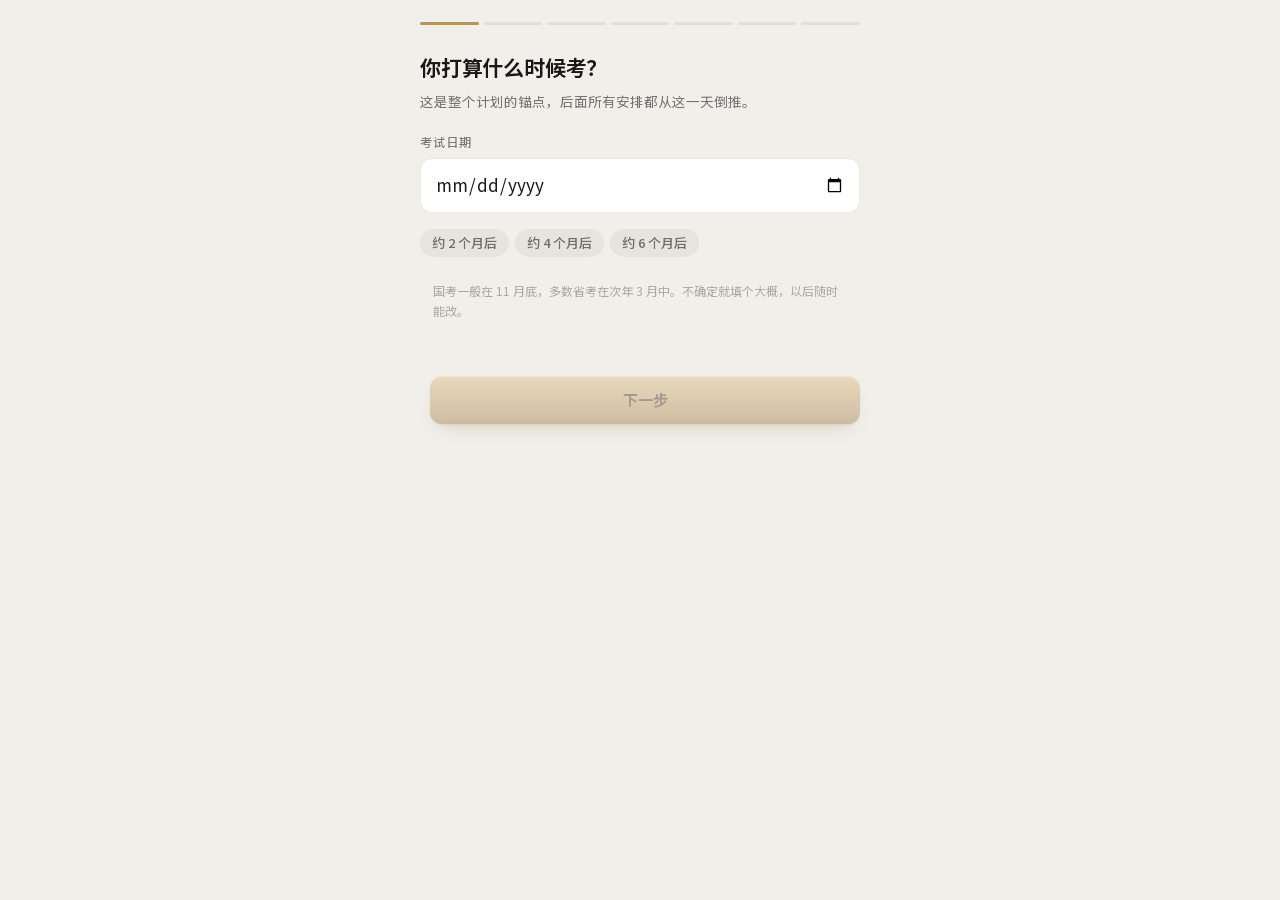
<file: index.html>
<!DOCTYPE html>
<html lang="zh-CN" style="background:#f1efea">
<head>
  <meta charset="utf-8">
  <meta name="viewport" content="width=device-width, initial-scale=1, viewport-fit=cover">
  <meta name="theme-color" content="#f7f5f1">
  <title>备考节奏</title>
  <link rel="stylesheet" href="css/styles.css">

  <!-- 加到手机桌面用。这一步跟体验模式无关，正式上架后要留着。 -->
  <link rel="manifest" href="manifest.webmanifest">
  <link rel="icon" href="icons/icon-192.png">
  <link rel="apple-touch-icon" href="icons/icon-180.png">
  <meta name="apple-mobile-web-app-capable" content="yes">
  <meta name="mobile-web-app-capable" content="yes">
  <meta name="apple-mobile-web-app-status-bar-style" content="default">
  <meta name="apple-mobile-web-app-title" content="备考节奏">
</head>
<body style="margin:0;background:#f1efea">
  <!-- 这一块是"启动占位"。app.js 一跑起来就会把 #app 整个换掉。
       留在里面的意思是：万一脚本出错、或者文件没加载上，用户看到的是这句话，
       而不是一片白——白屏是最糟糕的失败形态，连"哪里错了"都无从说起。 -->
  <div id="app">
    <div style="min-height:100vh;display:flex;flex-direction:column;align-items:center;justify-content:center;padding:0 28px;box-sizing:border-box;text-align:center;color:#7a7268;font:14px/2 -apple-system,BlinkMacSystemFont,'PingFang SC','Microsoft YaHei',sans-serif">
      <div style="width:34px;height:34px;border-radius:50%;border:3px solid rgba(171,135,82,.25);border-top-color:#ab8752;animation:bootspin .9s linear infinite;margin-bottom:14px"></div>
      <div id="boot-tip">正在加载…</div>
      <div style="font-size:12.5px;opacity:.75;margin-top:4px">
        第一次打开会慢一点，之后会快很多。
      </div>
    </div>
  </div>
  <style>@keyframes bootspin{to{transform:rotate(360deg)}}</style>
  <div id="toast" class="toast" role="status" aria-live="polite"></div>
  <!-- 删掉清单条目后浮出来的后悔药，6 秒后自己消失 -->
  <div id="undobar" class="undo-bar" role="status" aria-live="polite"></div>
  <div id="overlay" class="overlay hidden"></div>

  <script>
    /* 出错就把错误摆到页面上。放在最前面，后面的脚本再崩也接得住。 */
    (function () {
      var shown = false;
      function show(msg) {
        if (shown) return;
        shown = true;
        var box = document.createElement('div');
        box.style.cssText = 'position:fixed;left:0;right:0;bottom:0;z-index:999;' +
          'max-height:55vh;overflow:auto;background:#2b2320;color:#ffe9d6;' +
          'font:12.5px/1.7 ui-monospace,Consolas,monospace;padding:14px 16px;' +
          'white-space:pre-wrap;word-break:break-all';
        box.textContent = '页面出错了（把这段发给开发者）：\n' + msg +
          '\n\n先试一次强制刷新：Ctrl + F5';
        document.body.appendChild(box);
      }
      /* window.onerror 只给"出错的位置"，不给"谁调用的"。
       * 真正要定位得有整条调用栈 —— e.error.stack 里就有。 */
      function stackOf(e) {
        try {
          if (e && e.error && e.error.stack) return '\n\n调用栈：\n' + e.error.stack;
        } catch (err) {}
        return '';
      }
      window.addEventListener('error', function (e) {
        if (e && e.target && e.target.tagName === 'SCRIPT') {
          var src = e.target.src || '';
          var own = false;
          try {
            own = new URL(src, location.href).origin === location.origin;
          } catch (err) { own = false; }
          /* 第三方插件 / 运营商注入的脚本失败不要吓用户。
           * 只有本项目自己的脚本没加载上，才说明服务器或文件有问题。 */
          if (!own) {
            try { console.warn('忽略第三方脚本加载失败：' + src); } catch (err) {}
            return;
          }
          show('脚本没加载上：' + src + '\n（服务器是不是没开？）');
          return;
        }
        var msg = e && e.message ? e.message : '未知错误';
        var file = e && e.filename ? e.filename : '';
        var line = e && e.lineno ? e.lineno : '';
        /* Safari 对第三方注入脚本常报 "Script error."，拿不到文件和行号。
         * 这种不要弹大黑框吓人；真正属于本项目的错误会带文件名和调用栈。 */
        if (msg === 'Script error.' && !file) {
          try { console.warn('忽略一个外部脚本错误（浏览器插件或翻译注入常见）'); } catch (err) {}
          return;
        }
        show(msg + '\n' + file + ':' + line + stackOf(e) +
          '\nUA: ' + navigator.userAgent + '\nURL: ' + location.href);
      }, true);
      window.addEventListener('unhandledrejection', function (e) {
        show('未处理的 Promise 错误：' + (e.reason && e.reason.message ? e.reason.message : e.reason) +
          (e.reason && e.reason.stack ? '\n\n调用栈：\n' + e.reason.stack : ''));
      });
      /* 网络慢的时候给一个更明确的提示，别让人对着白屏猜。 */
      setTimeout(function () {
        var tip = document.getElementById('boot-tip');
        if (!tip) return;
        tip.innerHTML = '网络有点慢，还在加载……<br>' +
          '<button onclick="location.reload()" style="margin-top:10px;padding:8px 14px;' +
          'border:0;border-radius:10px;background:#ab8752;color:#fff;font:inherit;font-size:13px">' +
          '重新加载</button>';
      }, 8000);
    })();
  </script>
  <script>
    /* 尽早接住安卓 Chrome 的安装事件，避免 app.js 还没跑到就错过了。 */
    window.__deferredInstallPrompt = null;
    window.addEventListener('beforeinstallprompt', function (e) {
      e.preventDefault();
      window.__deferredInstallPrompt = e;
    });
  </script>
  <script src="js/config.js"></script>
  <script src="js/engine.js"></script>
  <script src="js/stats.js"></script>
  <script src="js/archive.js"></script>
  <script src="js/store.js"></script>
  <script src="js/feedback.js"></script>
  <script src="js/focus.js"></script>
  <script src="js/manual.js"></script>
  <!-- 体验模式。正式上架时删掉这一行，再按 js/demo.js 顶部的清单删干净。 -->
  <script src="js/demo.js"></script>
  <script src="js/app.js"></script>

  <script>
    /* 加到桌面之后能离线打开。
     * 本地开发（http / 局域网）不注册——否则改完 js 刷新还是旧的，会以为是代码没生效。 */
    if ('serviceWorker' in navigator && location.protocol === 'https:') {
      window.addEventListener('load', function () {
        navigator.serviceWorker.register('sw.js').catch(function () {});
      });
    }
  </script>
</body>
</html>
</file>
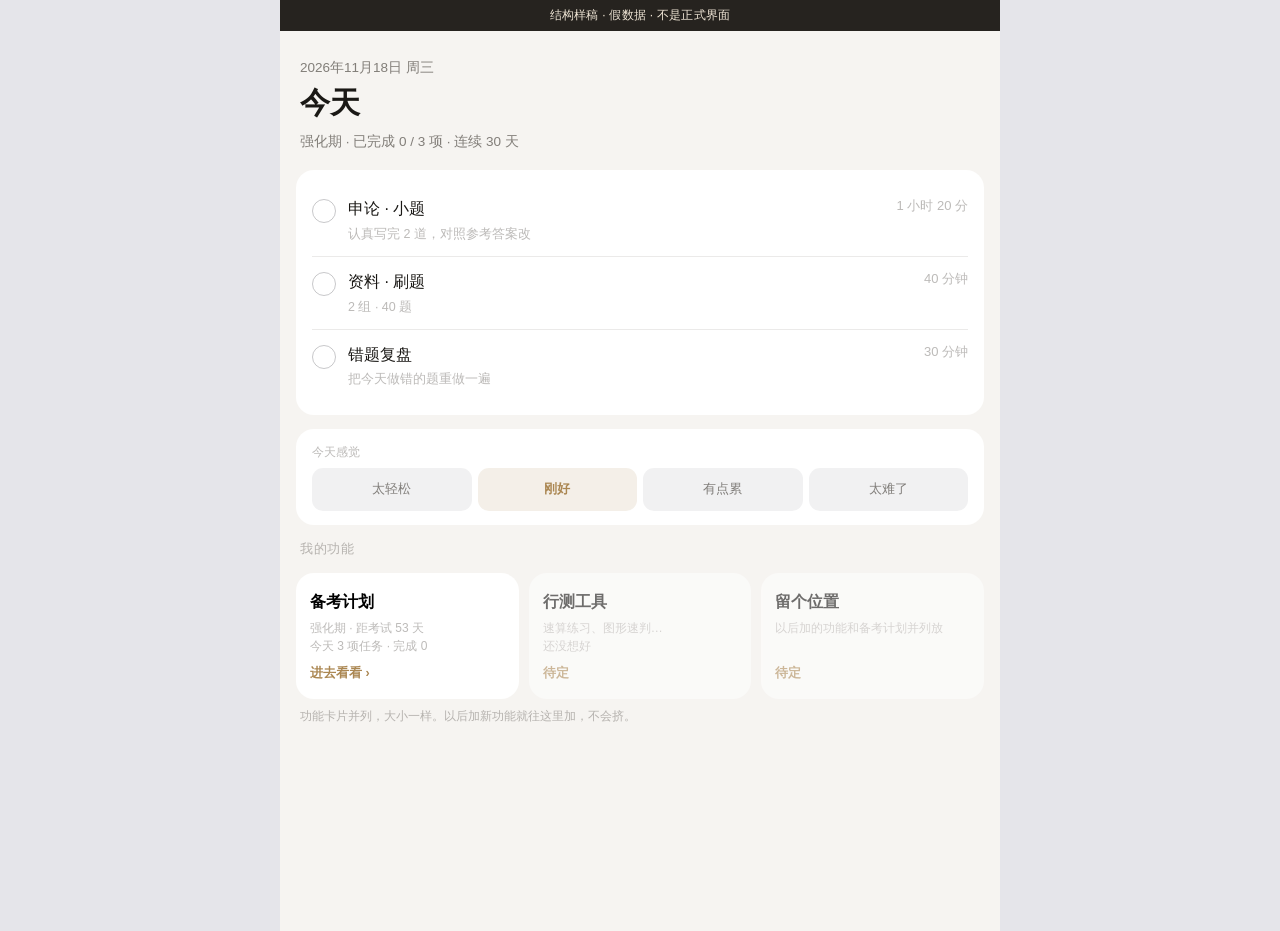
<file: ui-preview.html>
<!DOCTYPE html>
<html lang="zh-CN">
<head>
<meta charset="utf-8">
<meta name="viewport" content="width=device-width, initial-scale=1, viewport-fit=cover">
<title>结构样稿 · 备考节奏</title>
<!--
  结构样稿，不是正式界面。数据全是假的。
  这一版只改**导航层级**，四个页面的内容保持正式版现在的样子（不重组）。

  结构：
    第 1 层  主页        —— 今日打卡 + 并列的功能入口卡片（没有底部 tab）
    第 2 层  备考计划    —— 底部 tab：总计划 / 成果 / 状态 / 设置
-->
<style>
:root {
  --bg: #f6f4f1; --card: #fff;
  --ink: #1a1815;
  --ink-2: rgba(58,53,46,.62);
  --ink-3: rgba(58,53,46,.34);
  --line: rgba(58,53,46,.10);
  --primary: #ab8752; --primary-s: rgba(171,135,82,.13);
  --done: #ab8752; --half: #cf9a3e;
  --radius: 18px; --radius-s: 12px;
}
* { box-sizing: border-box; -webkit-tap-highlight-color: transparent; }
html, body {
  margin: 0; background: #e5e5ea; color: var(--ink);
  font-family: -apple-system, BlinkMacSystemFont, "SF Pro Text", "PingFang SC",
               "Hiragino Sans GB", "Microsoft YaHei", "Segoe UI", Roboto, sans-serif;
  font-size: 17px; line-height: 1.6; -webkit-font-smoothing: antialiased;
}
#app {
  max-width: 480px; margin: 0 auto; min-height: 100vh;
  background: var(--bg); position: relative; padding-bottom: 24px;
}
#app.has-tabs { padding-bottom: 92px; }
.draft-bar {
  max-width: 480px; margin: 0 auto; background: #26231f; color: #f0e6d6;
  font-size: 12px; padding: 6px 16px; text-align: center; letter-spacing: .02em;
}

.top { padding: 22px 20px 4px; }
.top h1 { margin: 0; font-size: 30px; font-weight: 650; letter-spacing: -.5px; }
.top .sub { margin-top: 4px; font-size: 13.5px; color: var(--ink-2); }
.section { padding: 0 16px; margin-top: 14px; }
.card { background: var(--card); border-radius: var(--radius); padding: 14px 16px; }
.section-title { margin: 0 0 8px 4px; font-size: 12.5px; color: var(--ink-3); letter-spacing: .04em; }
.row { display: flex; align-items: center; }
.between { justify-content: space-between; }
.muted { color: var(--ink-3); }
.tiny { font-size: 12px; }
.footnote { margin: 8px 4px 0; font-size: 11.5px; color: var(--ink-3); line-height: 1.6; }

/* ---------- 应用返回条 ---------- */
.apphead {
  position: sticky; top: 0; z-index: 20; background: var(--bg);
  display: flex; align-items: center; gap: 6px; padding: 10px 12px 6px;
  border-bottom: 1px solid var(--line);
}
.back {
  border: 0; background: none; font: inherit; font-size: 15px; color: var(--primary);
  cursor: pointer; padding: 6px 10px; border-radius: 10px;
}
.apphead .ah-t { font-size: 16px; font-weight: 600; }

/* ---------- 主页的入口卡片（并列，大小一样） ---------- */
.entry-grid { display: grid; grid-template-columns: 1fr 1fr; gap: 10px; }
.entry {
  border: 0; text-align: left; cursor: pointer; font: inherit;
  background: var(--card); border-radius: var(--radius); padding: 16px 14px;
  min-height: 118px; display: flex; flex-direction: column;
}
.entry .en { font-size: 16px; font-weight: 600; }
.entry .ed { font-size: 12px; color: var(--ink-3); margin-top: 4px; line-height: 1.5; flex: 1; }
.entry .ea { font-size: 12.5px; color: var(--primary); font-weight: 600; margin-top: 8px; }
.entry.soon { opacity: .55; }

/* ---------- 任务 ---------- */
.task { display: flex; align-items: flex-start; gap: 12px; padding: 12px 0; border-bottom: 1px solid var(--line); }
.task:last-child { border-bottom: 0; }
.tick { flex: 0 0 auto; width: 24px; height: 24px; border-radius: 50%; border: 1.5px solid rgba(60,60,67,.28); margin-top: 3px; }
.tick.done { background: var(--done); border-color: var(--done); }
.tick.half { background: linear-gradient(to right, var(--half) 0 50%, transparent 50% 100%); border-color: var(--half); }
.tname { font-size: 16px; }
.tmeta { font-size: 12.5px; color: var(--ink-3); margin-top: 2px; }
.tmin { margin-left: auto; font-size: 13px; color: var(--ink-3); }
.moods { display: flex; gap: 6px; margin-top: 4px; }
.mood { flex: 1; padding: 11px 4px; border: 0; border-radius: 11px; background: rgba(120,120,128,.10); font: inherit; font-size: 13px; color: var(--ink-2); cursor: pointer; }
.mood.on { background: var(--primary-s); color: var(--primary); font-weight: 600; }

/* ---------- 数字 ---------- */
.metrics { display: flex; background: var(--card); border-radius: var(--radius); padding: 16px 8px; }
.metric { flex: 1; text-align: center; }
.metric .v { font-size: 26px; font-weight: 650; letter-spacing: -.5px; }
.metric .k { font-size: 12px; color: var(--ink-3); margin-top: 2px; }

/* ---------- 长条热力图 ---------- */
.heatmap { display: flex; gap: 3px; overflow-x: auto; padding: 2px 0 4px; }
.hm-col { display: flex; flex-direction: column; gap: 3px; }
.hm-cell { width: 11px; height: 11px; border-radius: 3px; background: #efeae1; }
.hm-cell.lv1 { background: #e6d5b4; } .hm-cell.lv2 { background: #c8a874; }
.hm-cell.lv3 { background: #ab8752; } .hm-cell.lv4 { background: #8b6b3d; }

/* ---------- 单月日历（跟正式版一致：日期 + 小时 + 深浅） ---------- */
.cal-grid { display: grid; grid-template-columns: repeat(7, 1fr); gap: 4px; }
.cal-head { text-align: center; font-size: 11px; color: var(--ink-3); padding: 2px 0 4px; }
.cal-cell {
  border: 0; font: inherit; cursor: pointer; border-radius: 10px;
  padding: 6px 0 5px; display: flex; flex-direction: column; align-items: center; gap: 1px;
  background: #faf8f5; min-height: 46px;
}
.cal-cell.out { visibility: hidden; }
.cal-cell.today { outline: 1.5px solid var(--primary); }
.cal-cell .cal-d { font-size: 13px; }
.cal-cell .cal-mini { font-size: 10px; color: var(--ink-3); }
.cal-cell.rlv1 { background: #f7f0e2; } .cal-cell.rlv2 { background: #f0e2c8; }
.cal-cell.rlv3 { background: #e8d4ac; } .cal-cell.rlv4 { background: #dfc48c; }

/* ---------- 阶段 ---------- */
.stage { display: flex; gap: 12px; padding: 11px 0; border-bottom: 1px solid var(--line); }
.stage:last-child { border-bottom: 0; }
.stage .sn { flex: 0 0 22px; height: 22px; border-radius: 50%; display: flex; align-items: center; justify-content: center;
  background: rgba(120,120,128,.10); color: var(--ink-2); font-size: 12px; font-weight: 600; }
.stage.cur .sn { background: var(--primary); color: #fff; }
.stage .st { font-size: 15px; }
.stage .sd { font-size: 12px; color: var(--ink-3); margin-top: 2px; }

/* ---------- 档位 ---------- */
.lv-row { display: flex; align-items: baseline; gap: 10px; padding: 9px 0; border-bottom: 1px solid var(--line); }
.lv-row:last-child { border-bottom: 0; }
.lv-n { flex: 0 0 58px; font-size: 13.5px; }
.lv-b { flex: 0 0 auto; font-size: 11.5px; padding: 2px 8px; border-radius: 20px; background: rgba(120,120,128,.10); color: var(--ink-2); }
.lv-b.lv2 { background: var(--primary-s); color: var(--primary); }
.lv-b.lv3 { background: var(--primary); color: #fff; }
.lv-b.lv4 { background: var(--done); color: #fff; }
.lv-s { flex: 1; min-width: 0; font-size: 12px; color: var(--ink-3); }

.adv-row { display: flex; align-items: center; gap: 12px; padding: 11px 0; border-bottom: 1px solid var(--line); }
.adv-row:last-child { border-bottom: 0; }
.adv-row .adv-t { flex: 1; min-width: 0; font-size: 13px; line-height: 1.6; color: var(--ink-2); }

.list-item { display: flex; align-items: center; gap: 8px; padding: 9px 0; border-bottom: 1px solid var(--line); font-size: 13.5px; }
.list-item:last-child { border-bottom: 0; }
.list-item .li-t { flex: 1; }
.list-item .li-v { color: var(--ink-3); font-size: 12.5px; }

/* ---------- 底部 tab（只在"备考计划"模块里出现） ---------- */
.tabbar {
  position: fixed; bottom: 0; left: 50%; transform: translateX(-50%);
  width: 100%; max-width: 480px; display: flex;
  background: rgba(249,249,249,.94); border-top: 1px solid var(--line);
  padding: 6px 0 10px;
}
.tab { flex: 1; border: 0; background: none; font: inherit; cursor: pointer;
  display: flex; flex-direction: column; align-items: center; gap: 2px;
  font-size: 11px; color: var(--ink-3); padding: 4px 0; }
.tab.on { color: var(--primary); font-weight: 600; }
.tab svg { width: 22px; height: 22px; }

.btn { border: 0; font: inherit; border-radius: 12px; padding: 11px 16px; cursor: pointer; font-size: 14.5px; font-weight: 600; background: rgba(120,120,128,.12); color: var(--ink); }
.btn.primary { background: var(--primary); color: #fff; }
.btn.block { display: block; width: 100%; }
.btn.ghost { background: transparent; color: var(--primary); }
.btn.sm { padding: 6px 12px; font-size: 12.5px; border-radius: 9px; }

@media (min-width: 820px) {
  #app, .tabbar, .draft-bar { max-width: 720px; }
  .entry-grid { grid-template-columns: repeat(3, 1fr); }
}
</style>
</head>
<body>
<div class="draft-bar">结构样稿 · 假数据 · 不是正式界面</div>
<div id="app"></div>
<script>
'use strict';

var ICON = {
  plan: '<path d="M4.5 7h15M4.5 12h15M4.5 17h9"/>',
  results: '<rect x="3.6" y="5" width="16.8" height="15" rx="3"/><path d="M8 9.5h8M8 13h8M8 16.5h5"/>',
  status: '<path d="M6 19v-6M12 19V5.5M18 19v-9"/>',
  settings: '<path d="M4 8.5h8M17 8.5h3M4 15.5h3M12 15.5h8"/><circle cx="14.5" cy="8.5" r="2.2"/><circle cx="9.5" cy="15.5" r="2.2"/>'
};
var TABS = [
  { id: 'plan', label: '总计划' },
  { id: 'results', label: '成果' },
  { id: 'status', label: '状态' },
  { id: 'settings', label: '设置' }
];

/* module = null 表示在主页；'plan' 表示进了备考计划模块 */
var state = { module: null, tab: 'plan', calMonth: 10 };   // calMonth: 0-based
var app = document.getElementById('app');

function tabbar() {
  return '<div class="tabbar">' + TABS.map(function (t) {
    return '<button class="tab ' + (t.id === state.tab ? 'on' : '') + '" data-tab="' + t.id + '">' +
      '<svg viewBox="0 0 24 24" fill="none" stroke="currentColor" stroke-width="1.6" stroke-linecap="round" stroke-linejoin="round">' +
      ICON[t.id] + '</svg>' + t.label + '</button>';
  }).join('') + '</div>';
}
function card(inner) { return '<div class="section"><div class="card">' + inner + '</div></div>'; }
function secTitle(t) { return '<div class="section"><div class="section-title">' + t + '</div></div>'; }

/* ================= 第 1 层：主页（没有底部 tab） ================= */
function renderHome() {
  return '<div class="top"><div class="sub">2026年11月18日 周三</div><h1>今天</h1>' +
      '<div class="sub">强化期 · 已完成 0 / 3 项 · 连续 30 天</div></div>' +

    card(
      '<div class="task"><span class="tick"></span><div><div class="tname">申论 · 小题</div>' +
        '<div class="tmeta">认真写完 2 道，对照参考答案改</div></div><span class="tmin">1 小时 20 分</span></div>' +
      '<div class="task"><span class="tick"></span><div><div class="tname">资料 · 刷题</div>' +
        '<div class="tmeta">2 组 · 40 题</div></div><span class="tmin">40 分钟</span></div>' +
      '<div class="task"><span class="tick"></span><div><div class="tname">错题复盘</div>' +
        '<div class="tmeta">把今天做错的题重做一遍</div></div><span class="tmin">30 分钟</span></div>'
    ) +

    '<div class="section"><div class="card"><div class="tiny muted" style="margin-bottom:6px">今天感觉</div>' +
      '<div class="moods"><button class="mood">太轻松</button><button class="mood on">刚好</button>' +
      '<button class="mood">有点累</button><button class="mood">太难了</button></div></div></div>' +

    secTitle('我的功能') +
    '<div class="section"><div class="entry-grid">' +
      '<button class="entry" data-open="plan">' +
        '<span class="en">备考计划</span>' +
        '<span class="ed">强化期 · 距考试 53 天<br>今天 3 项任务 · 完成 0</span>' +
        '<span class="ea">进去看看 ›</span>' +
      '</button>' +
      '<button class="entry soon" data-soon>' +
        '<span class="en">行测工具</span>' +
        '<span class="ed">速算练习、图形速判…<br>还没想好</span>' +
        '<span class="ea">待定</span>' +
      '</button>' +
      '<button class="entry soon" data-soon>' +
        '<span class="en">留个位置</span>' +
        '<span class="ed">以后加的功能和备考计划并列放</span>' +
        '<span class="ea">待定</span>' +
      '</button>' +
    '</div><div class="footnote">功能卡片并列，大小一样。以后加新功能就往这里加，不会挤。</div></div>';
}

/* ================= 第 2 层：备考计划模块 ================= */
function renderModule() {
  var body;
  if (state.tab === 'plan') body = tabPlan();
  else if (state.tab === 'results') body = tabResults();
  else if (state.tab === 'status') body = tabStatus();
  else body = tabSettings();
  return '<div class="apphead"><button class="back" data-home>‹ 主页</button>' +
    '<span class="ah-t">备考计划</span></div>' + body + tabbar();
}

/* ---------- 总计划（内容跟正式版一致） ---------- */
function tabPlan() {
  return '<div class="top"><h1>总计划</h1><div class="sub">距离 2027年1月19日 还有 53 个学习日</div></div>' +

    card(
      '<div class="stage"><span class="sn">1</span><div><div class="st">基础期</div>' +
        '<div class="sd">11月19日 – 11月21日 · 3 个学习日</div></div></div>' +
      '<div class="stage cur"><span class="sn">2</span><div><div class="st">强化期 · 进行中</div>' +
        '<div class="sd">11月22日 – 1月3日 · 37 个学习日</div></div></div>' +
      '<div class="stage"><span class="sn">3</span><div><div class="st">冲刺期</div>' +
        '<div class="sd">1月4日 – 1月19日 · 14 个学习日</div></div></div>'
    ) +

    card('<div class="tiny" style="color:var(--ink-2)">按现在的进度：<b>11月21日</b> 听完所有课，' +
      '<b>1月4日</b> 开始刷套卷，之后有 <b>13</b> 个学习日做套卷。</div>') +

    secTitle('日程') +
    '<div class="section"><div class="card">' + monthCal() + '</div>' +
      '<div class="footnote">日历里每格是那天的<b>计划量</b>。计划页看“要做什么”。</div></div>' +

    secTitle('听课进度') +
    card('<div class="list-item"><span class="li-t">共 29 节 · 已听 27.25 节</span>' +
      '<span class="li-v">还剩 1.75 节</span></div>' +
      '<div class="list-item"><span class="li-t">资料</span><span class="li-v">剩 1 节</span></div>' +
      '<div class="list-item"><span class="li-t">言语</span><span class="li-v">剩 0.75 节</span></div>' +
      '<div class="list-item"><span class="li-t">其余七科</span><span class="li-v">剩 0 节</span></div>');
}

/* ---------- 成果（内容跟正式版记录页一致：数字 + 长条 + 单月日历） ---------- */
function tabResults() {
  return '<div class="top"><h1>成果</h1><div class="sub">你已经坚持了 48 天，从 9月19日 开始</div></div>' +

    '<div class="section"><div class="metrics">' +
      '<div class="metric"><div class="v">972</div><div class="k">累计做题</div></div>' +
      '<div class="metric"><div class="v">27.8</div><div class="k">听课节数</div></div>' +
      '<div class="metric"><div class="v">111</div><div class="k">学习小时</div></div>' +
    '</div><div class="footnote">现在连续 30 天。听课大约 46 小时。</div></div>' +

    secTitle('最近三个月') +
    card('<div class="heatmap">' + heatCols(120) + '</div>' +
      '<div class="tiny muted" style="margin-top:6px">每一格是一天，颜色越深学的越久。' +
      '浅色的日子是休息或没学——都正常。</div>') +

    secTitle('按天记录') +
    '<div class="section"><div class="card">' + monthCal() + '</div>' +
      '<div class="footnote">这里的每格是那天的<b>实际完成量</b>，点开看明细。' +
      '计划页和这里用的是同一个日历，一行数据不同。</div></div>';
}

/* ---------- 状态（内容跟正式版统计页一致） ---------- */
function tabStatus() {
  var levels = [
    ['资料', '专项强化', 2, '还差 12 个点到 85%'],
    ['言语', '限时提速', 3, '已经到目标，可以开始压时间了'],
    ['判推逻辑', '保持手感', 4, '连续两次稳在目标以上'],
    ['判推图形', '专项强化', 2, '还没录过正确率，先按练的量走'],
    ['定义类比', '认识题型', 1, '先把题型认全、别急着掐表'],
    ['政治理论', '认识题型', 1, '离目标还有 25 个点'],
    ['数量', '认识题型', 1, '这科没设目标，按练的量走']
  ].map(function (r) {
    return '<div class="lv-row"><span class="lv-n">' + r[0] + '</span>' +
      '<span class="lv-b lv' + r[2] + '">' + r[1] + '</span><span class="lv-s">' + r[3] + '</span></div>';
  }).join('');

  return '<div class="top"><h1>状态</h1><div class="sub">这些数字用来把计划调得越来越贴合你</div></div>' +

    '<div class="section"><div class="metrics">' +
      '<div class="metric"><div class="v">30</div><div class="k">连续打卡</div></div>' +
      '<div class="metric"><div class="v">48</div><div class="k">学习天数</div></div>' +
      '<div class="metric"><div class="v">77%</div><div class="k">完成任务</div></div>' +
    '</div></div>' +

    secTitle('成绩记录') +
    card('<div class="between row"><span>已记录 2 次</span>' +
      '<button class="btn sm primary">记录</button></div>' +
      '<div class="tiny muted" style="margin-top:8px">11月18日 模考　资料 60%</div>' +
      '<div class="tiny muted">11月18日 模块刷题　言语 50%</div>') +

    secTitle('按你的成绩看') +
    card('<div class="adv-row"><div class="adv-t">资料最近一次 60%，目标 85%。差得有点多，要不要给它多排点题？</div>' +
      '<button class="btn sm primary">多排点</button></div>') +

    secTitle('各科在第几档') +
    card(levels) +

    secTitle('做题速度') +
    card('<div class="list-item"><span class="li-t">资料</span><span class="li-v">17 次 · 你做一题 2.1 分</span></div>' +
      '<div class="list-item"><span class="li-t">言语</span><span class="li-v">17 次 · 1.6 分</span></div>' +
      '<div class="list-item"><span class="li-t">判推逻辑</span><span class="li-v">20 次 · 1.7 分</span></div>') +

    secTitle('累计') +
    card('<div class="list-item"><span class="li-t">计划总时长</span><span class="li-v">144 小时 30 分</span></div>' +
      '<div class="list-item"><span class="li-t">已完成</span><span class="li-v">111 小时 10 分</span></div>' +
      '<div class="list-item"><span class="li-t">你记录的实际用时</span><span class="li-v">53 小时 11 分</span></div>');
}

/* ---------- 设置（先保持正式版的一页到底，等前面定了再拆） ---------- */
function tabSettings() {
  return '<div class="top"><h1>设置</h1><div class="sub">改完以后，点最下面那个按钮重排后面的计划</div></div>' +
    secTitle('怎么用它') +
    card('<div class="tiny muted">全自动 / 半自动 / 自己排（现在是半自动）</div>') +
    secTitle('考试与时间') +
    card('<div class="list-item"><span class="li-t">考试日期</span><span class="li-v">2027-01-19</span></div>' +
      '<div class="list-item"><span class="li-t">工作日 / 周末每天可用</span><span class="li-v">2–4 / 6–8 小时</span></div>' +
      '<div class="list-item"><span class="li-t">每周休息日</span><span class="li-v">周三、周日</span></div>') +
    secTitle('听课') +
    card('<div class="list-item"><span class="li-t">每节课时长 / 倍速</span><span class="li-v">150 分钟 / 1.5 倍</span></div>' +
      '<div class="list-item"><span class="li-t">各模块课节数</span><span class="li-v">共 29 节</span></div>') +
    secTitle('各模块强度') +
    card('<div class="tiny muted">每科：加强 / 正常 / 减少 / 不学</div>') +
    secTitle('学习顺序') +
    card('<div class="tiny muted">行测八科的先后 + 申论什么时候开始</div>') +
    secTitle('高级参数 / 数据 / 开发者工具') +
    card('<div class="tiny muted">默认值就是推荐值。数据可以导出导入。</div>') +
    '<div class="section"><button class="btn primary block">重新生成后面的计划</button></div>' +
    '<div class="footnote">设置这一页先保持正式版的样子（一页到底）。' +
    '等前面四页定下来，再讨论怎么拆成二级页。</div>';
}

/* ---------- 单月日历（跟正式版一样，可翻月） ---------- */
var FAKE = {};
function fakeMinutes(y, m, d) {
  var k = y + '-' + m + '-' + d;
  if (FAKE[k] === undefined) {
    var seed = (y * 372 + m * 31 + d) % 97;
    var isRest = ((new Date(y, m - 1, d)).getDay() === 3 || (new Date(y, m - 1, d)).getDay() === 0);
    FAKE[k] = isRest ? 0 : (seed % 9 === 0 ? 0 : 25 + (seed % 11) * 22);
  }
  return FAKE[k];
}
function level(mins) { return !mins ? 0 : mins < 60 ? 1 : mins < 150 ? 2 : mins < 300 ? 3 : 4; }
function monthCal() {
  var y = 2026, m = state.calMonth;                 // m: 0-based
  var first = new Date(y, m, 1), last = new Date(y, m + 1, 0);
  var back = first.getDay() === 0 ? 6 : first.getDay() - 1;
  var gridStart = new Date(y, m, 1 - back);
  var fwd = last.getDay() === 0 ? 0 : 7 - last.getDay();

  var heads = ['一', '二', '三', '四', '五', '六', '日']
    .map(function (w) { return '<div class="cal-head">' + w + '</div>'; }).join('');
  var cells = '';
  for (var i = 0; i < 42; i++) {
    var d = new Date(gridStart.getFullYear(), gridStart.getMonth(), gridStart.getDate() + i);
    if (d.getMonth() !== m) { cells += '<div class="cal-cell out"></div>'; continue; }
    var mins = fakeMinutes(2026, m + 1, d.getDate());
    var lv = level(mins);
    var isToday = (m === 10 && d.getDate() === 18);
    cells += '<button class="cal-cell rlv' + lv + (isToday ? ' today' : '') + '">' +
      '<span class="cal-d">' + d.getDate() + '</span>' +
      '<span class="cal-mini">' + (mins ? Math.round(mins / 60 * 10) / 10 + 'h' : '') + '</span></button>';
    if (i > 34 && d.getDate() === last.getDate()) break;
  }
  return '<div class="row between" style="align-items:center;margin-bottom:8px">' +
      '<button class="back" data-cal="-1">‹</button>' +
      '<span style="font-size:14px;font-weight:600">' + y + ' 年 ' + (m + 1) + ' 月</span>' +
      '<button class="back" data-cal="1"' + (m >= 11 ? ' style="opacity:.3"' : '') + '>›</button>' +
    '</div><div class="cal-grid">' + heads + cells + '</div>';
}
function heatCols(n) {
  var seed = 7;
  function rnd() { seed = (seed * 1103515245 + 12345) & 0x7fffffff; return seed / 0x7fffffff; }
  var cols = '';
  for (var c = 0; c < Math.ceil(n / 7); c++) {
    var cells = '';
    for (var w = 0; w < 7; w++) {
      var r = rnd();
      var lv = r < .18 ? 0 : r < .38 ? 1 : r < .6 ? 2 : r < .82 ? 3 : 4;
      cells += '<span class="hm-cell' + (lv ? ' lv' + lv : '') + '"></span>';
    }
    cols += '<span class="hm-col">' + cells + '</span>';
  }
  return cols;
}

function render() {
  var inModule = !!state.module;
  app.className = inModule ? 'has-tabs' : '';
  app.innerHTML = inModule ? renderModule() : renderHome();
  window.scrollTo(0, 0);
}

document.addEventListener('click', function (e) {
  var el = e.target.closest('[data-open],[data-home],[data-tab],[data-cal],[data-soon],.mood');
  if (!el) return;
  if (el.hasAttribute('data-open')) { state.module = 'plan'; state.tab = 'plan'; return render(); }
  if (el.hasAttribute('data-home')) { state.module = null; return render(); }
  if (el.hasAttribute('data-tab')) { state.tab = el.getAttribute('data-tab'); return render(); }
  if (el.hasAttribute('data-cal')) {
    var m = state.calMonth + Number(el.getAttribute('data-cal'));
    if (m < 0 || m > 11) return;
    state.calMonth = m; return render();
  }
  if (el.classList.contains('mood')) {
    var sibs = el.parentNode.querySelectorAll('.mood');
    for (var i = 0; i < sibs.length; i++) sibs[i].classList.remove('on');
    el.classList.add('on');
  }
});

render();
</script>
</body>
</html>
</file>
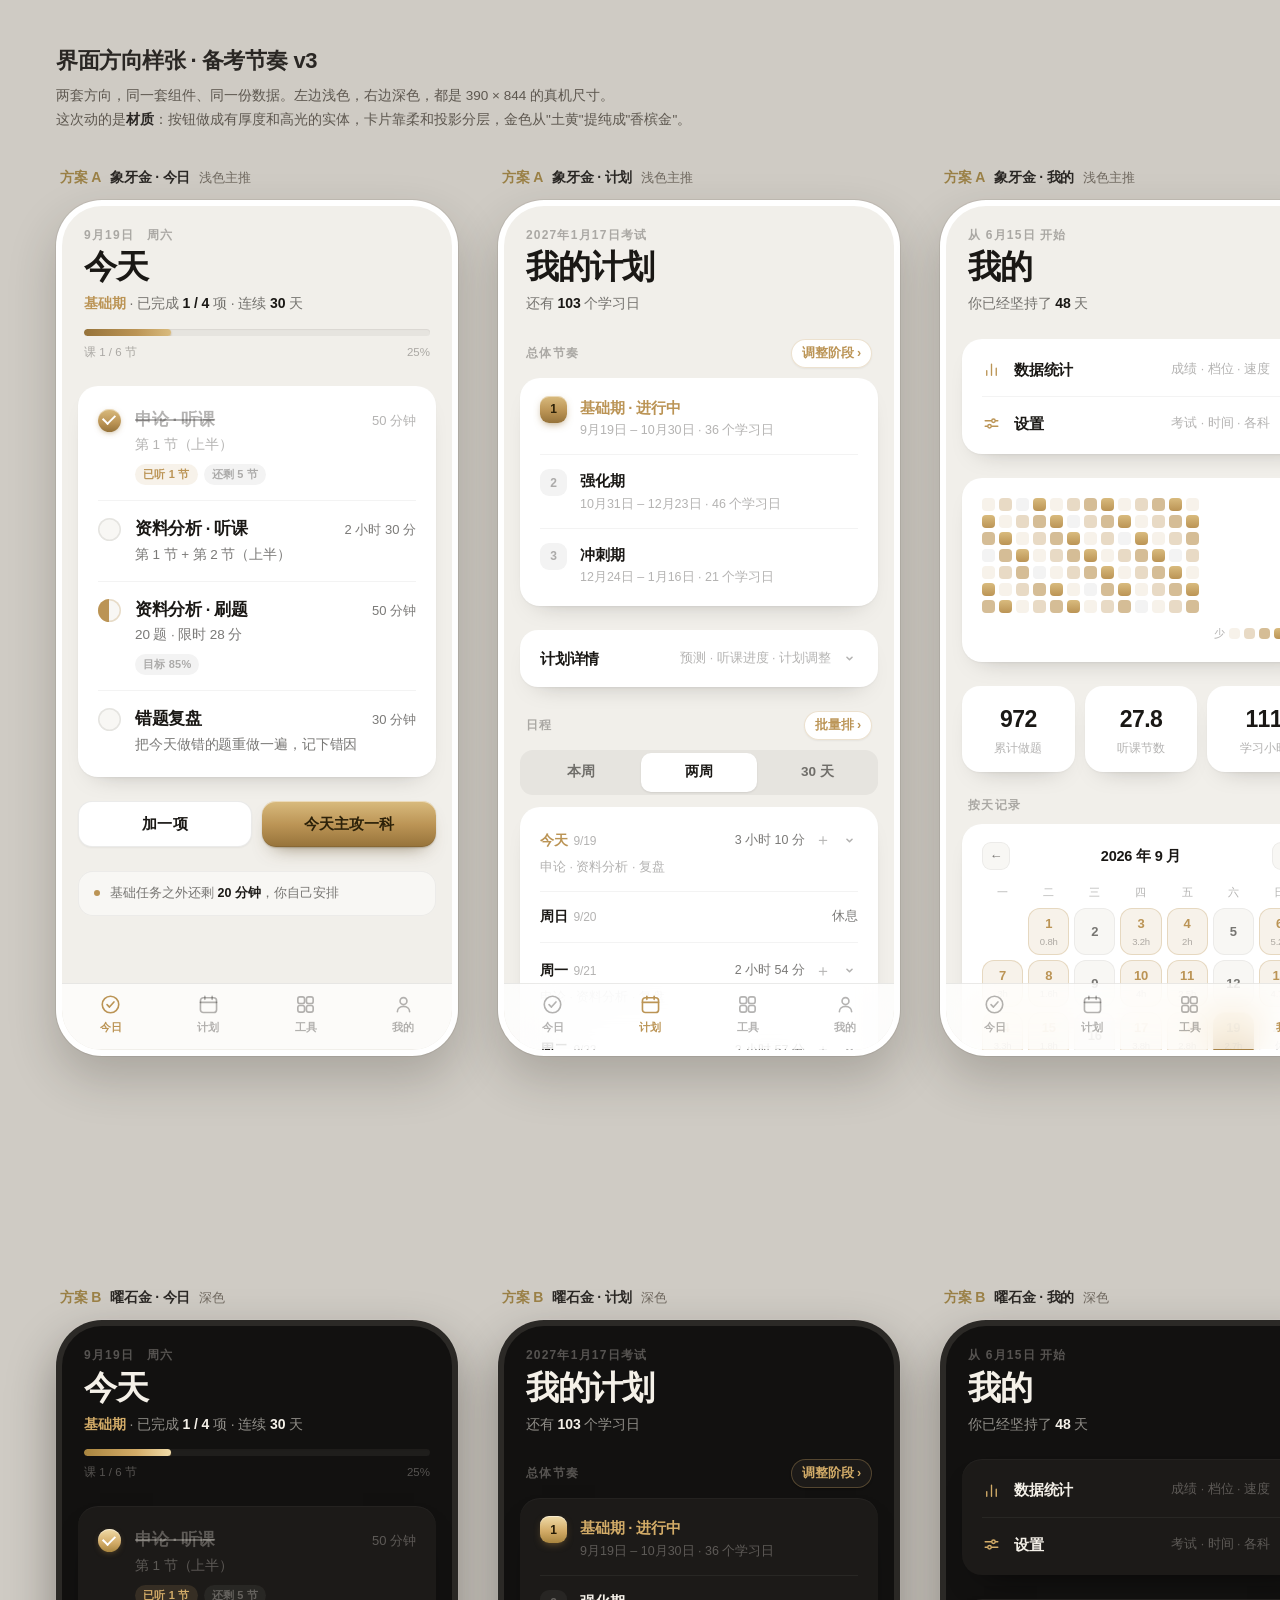
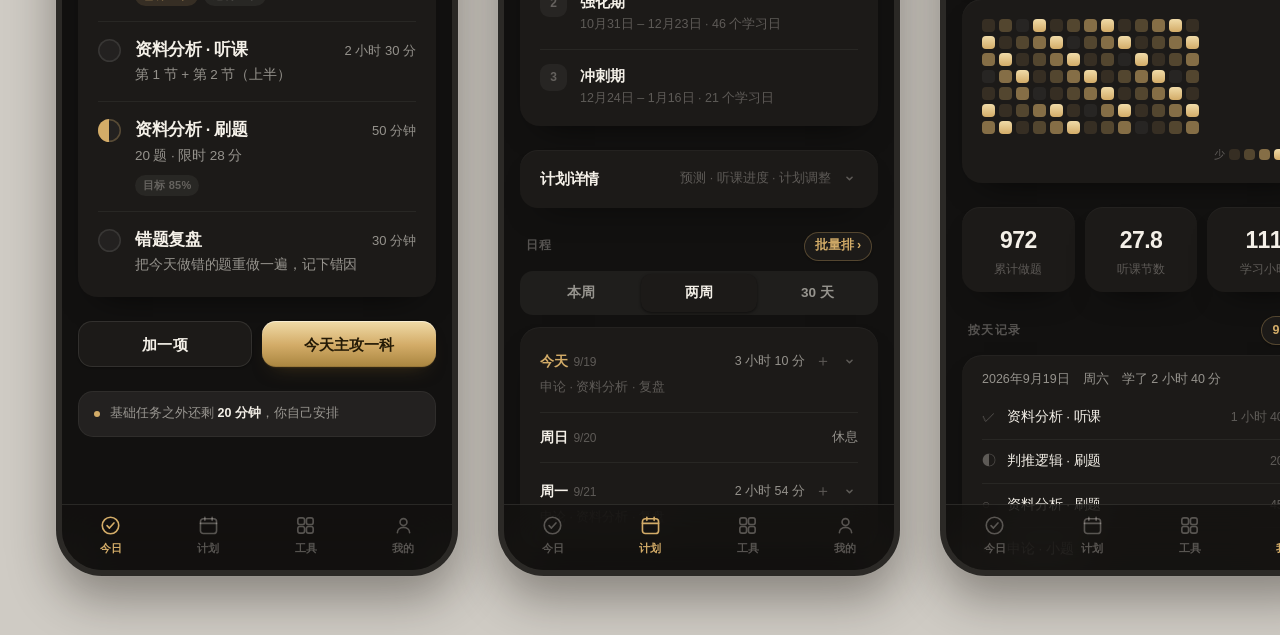
<file: mockups/design-v3.html>
<!DOCTYPE html>
<html lang="zh-CN">
<head>
<meta charset="utf-8">
<title>界面方向样张 · 备考节奏</title>
<style>
  /* =====================================================================
   * 界面方向样张（v3）
   *
   * 这份文件跟产品代码完全无关，只是拿来比方向的：
   *   方案 A · 象牙金（浅色）
   *   方案 B · 曜石金（深色）
   * 两套共用同一份组件样式，配色靠 CSS 变量切。
   * 结构、间距、字号、圆角都是照真机尺寸（390 × 844）做的。
   * ===================================================================== */

  * { box-sizing: border-box; -webkit-font-smoothing: antialiased; }

  body {
    margin: 0; padding: 46px 56px 60px;
    background: #cfcbc4;
    font-family: -apple-system, BlinkMacSystemFont, "SF Pro Text", "PingFang SC",
                 "Hiragino Sans GB", "Microsoft YaHei", "Segoe UI", Roboto, sans-serif;
    color: #2a2724;
  }

  .board-title { margin: 0 0 8px; font-size: 22px; font-weight: 700; letter-spacing: -.5px; }
  .board-sub { margin: 0 0 36px; font-size: 13.5px; line-height: 1.8; color: #5d574f; }
  .board-sub b { color: #2a2724; }

  .brow { display: flex; gap: 40px; align-items: flex-start; }
  .brow + .brow { margin-top: 48px; }
  .bcol { flex: 0 0 auto; width: 402px; }

  .col-label {
    display: flex; align-items: baseline; gap: 9px;
    margin: 0 0 13px; padding-left: 4px;
    font-size: 14px; font-weight: 700; letter-spacing: -.2px;
  }
  .col-label em { font-style: normal; color: #9a8046; font-weight: 800; }
  .col-label span { font-weight: 400; color: #6f685f; font-size: 12.5px; }

  .phone {
    width: 402px; height: 856px;
    padding: 6px; border-radius: 46px;
    background: #ffffff;
    box-shadow: 0 22px 48px rgba(38,32,24,.22), 0 0 0 1px rgba(38,32,24,.08);
  }
  .phone.dark {
    background: #2b2926;
    box-shadow: 0 22px 48px rgba(20,16,10,.38), 0 0 0 1px rgba(255,255,255,.08);
  }

  /* =====================================================================
   * 主题 · 象牙金（浅色）
   * ===================================================================== */
  .ui.ivory {
    --bg:         #f1efea;
    --surface:    #ffffff;
    --surface-2:  #f8f7f4;
    --ink:        #1a1815;
    --ink-2:      rgba(26,24,21,.58);
    --ink-3:      rgba(26,24,21,.33);
    --hair:       rgba(26,24,21,.085);
    --hair-soft:  rgba(26,24,21,.05);
    --gold-lite:  #d9bb7e;
    --gold:       #bb9455;
    --gold-deep:  #96733a;
    --gold-ink:   #3a2b10;
    --gold-soft:  rgba(187,148,85,.12);
    --gold-line:  rgba(187,148,85,.28);
    --on-gold:    #2c2109;
    --sh-sm: 0 1px 2px rgba(26,24,21,.05);
    --sh-md: 0 1px 2px rgba(26,24,21,.04), 0 12px 26px -18px rgba(26,24,21,.34);
    --bar:    rgba(255,255,255,.74);
    --bar-line: rgba(26,24,21,.09);
  }

  /* =====================================================================
   * 主题 · 曜石金（深色）
   * ===================================================================== */
  .ui.obsidian {
    --bg:         #121110;
    --surface:    #1c1a18;
    --surface-2:  #232120;
    --ink:        #f4f0e8;
    --ink-2:      rgba(244,240,232,.56);
    --ink-3:      rgba(244,240,232,.30);
    --hair:       rgba(244,240,232,.10);
    --hair-soft:  rgba(244,240,232,.055);
    --gold-lite:  #f0dba8;
    --gold:       #d3ac68;
    --gold-deep:  #a9853f;
    --gold-soft:  rgba(211,172,104,.14);
    --gold-line:  rgba(211,172,104,.30);
    --on-gold:    #241a06;
    --sh-sm: 0 1px 2px rgba(0,0,0,.30);
    --sh-md: 0 1px 0 rgba(255,255,255,.035) inset, 0 16px 34px -22px rgba(0,0,0,.85);
    --bar:    rgba(18,17,16,.72);
    --bar-line: rgba(244,240,232,.10);
  }

  /* =====================================================================
   * 手机屏
   * ===================================================================== */
  .ui {
    width: 390px; height: 844px; border-radius: 40px;
    background: var(--bg); color: var(--ink);
    position: relative; overflow: hidden;
    padding-bottom: 78px;
    font-size: 16px; line-height: 1.55;
  }

  .page { padding: 0 0 20px; }

  /* ---------- 顶部 ---------- */
  .phead { padding: 20px 22px 0; }
  .phead .eyebrow {
    font-size: 12px; font-weight: 600;
    letter-spacing: .1em; color: var(--ink-3);
  }
  .phead h1 {
    margin: 5px 0 0;
    font-size: 33px; font-weight: 750; letter-spacing: -1px; line-height: 1.12;
  }
  .phead .meta {
    margin-top: 7px; font-size: 14px; color: var(--ink-2); letter-spacing: -.1px;
  }
  .phead .meta b { color: var(--ink); font-weight: 650; }
  .phead .meta i { font-style: normal; color: var(--gold); font-weight: 650; }

  /* 进度：一条带金属感的细条 */
  .meter {
    margin-top: 14px; height: 7px; border-radius: 99px;
    background: var(--hair-soft);
    box-shadow: inset 0 1px 1px rgba(26,24,21,.06);
    overflow: hidden;
  }
  .meter > i {
    display: block; height: 100%; border-radius: 99px;
    background: linear-gradient(90deg, var(--gold-deep), var(--gold) 60%, var(--gold-lite));
    box-shadow: 0 1px 2px rgba(150,115,58,.45);
  }
  .meter-meta {
    display: flex; justify-content: space-between;
    margin-top: 8px; font-size: 11.5px; color: var(--ink-3);
    font-variant-numeric: tabular-nums;
  }

  /* ---------- 区块 ---------- */
  .sec { padding: 0 16px; margin-top: 24px; }
  .sec-title {
    display: flex; align-items: baseline; justify-content: space-between;
    padding: 0 6px; margin: 0 0 10px;
    font-size: 12px; font-weight: 700;
    letter-spacing: .11em; color: var(--ink-3);
  }

  /* 分组标题右边的入口做成小胶囊：白底 + 金色描边 + 箭头。
   * 光写一行金字，用户还是看不出能点。 */
  .pillbtn {
    display: inline-flex; align-items: center; gap: 3px;
    height: 29px; padding: 0 11px;
    border-radius: 99px;
    background: var(--surface); color: var(--gold);
    font-size: 12.5px; font-weight: 650; letter-spacing: -.1px;
    box-shadow: inset 0 0 0 1px var(--gold-line), var(--sh-sm);
  }
  .pillbtn .bi { width: 12px; height: 12px; }

  .card {
    background: var(--surface);
    border-radius: 20px;
    box-shadow: var(--sh-md);
  }

  /* ---------- 任务行 ---------- */
  .tasks { padding: 6px 20px; }
  .task {
    display: flex; align-items: flex-start; gap: 14px;
    padding: 15px 0; border-bottom: 1px solid var(--hair-soft);
  }
  .task:last-child { border-bottom: 0; }

  .tick {
    flex: 0 0 auto; width: 23px; height: 23px; margin-top: 2px;
    border-radius: 50%; position: relative;
    background: var(--surface-2);
    box-shadow: inset 0 0 0 1.5px var(--hair);
  }
  .tick.done {
    background: linear-gradient(180deg, var(--gold-lite), var(--gold) 60%, var(--gold-deep));
    box-shadow: inset 0 1px 0 rgba(255,255,255,.45), 0 2px 6px -2px rgba(150,115,58,.7);
  }
  .tick.done::after {
    content: ""; position: absolute; left: 6.5px; top: 3.5px;
    width: 6px; height: 10px;
    border: solid #fff; border-width: 0 2px 2px 0;
    transform: rotate(45deg);
  }
  .tick.half {
    background: linear-gradient(to right,
      var(--gold) 0 50%, var(--surface-2) 50% 100%);
    box-shadow: inset 0 0 0 1.5px var(--gold-line);
  }

  .t-body { flex: 1; min-width: 0; }
  .t-top { display: flex; align-items: baseline; gap: 10px; }
  .t-title {
    flex: 1; min-width: 0;
    font-size: 16.5px; font-weight: 600; letter-spacing: -.35px;
  }
  .t-min {
    flex: 0 0 auto; font-size: 13px; font-weight: 500;
    color: var(--ink-2); font-variant-numeric: tabular-nums;
  }
  .t-sub { margin-top: 3px; font-size: 13.5px; color: var(--ink-2); letter-spacing: -.1px; }
  .t-tags { display: flex; gap: 6px; margin-top: 8px; }
  .tag {
    font-size: 11px; font-weight: 600; letter-spacing: .02em;
    padding: 2px 8px; border-radius: 99px;
    background: var(--gold-soft); color: var(--gold);
  }
  .tag.plain { background: var(--hair-soft); color: var(--ink-3); }
  .task.done .t-title { color: var(--ink-3); text-decoration: line-through; text-decoration-thickness: 1.5px; }
  .task.done .t-sub, .task.done .t-min { color: var(--ink-3); }

  /* ---------- 按钮 ---------- */
  .btn {
    display: inline-flex; align-items: center; justify-content: center; gap: 6px;
    height: 46px; padding: 0 18px;
    border: 0; border-radius: 14px;
    font: inherit; font-size: 15px; font-weight: 650; letter-spacing: .01em;
    cursor: pointer;
  }
  /* 实体金色：上缘高光 + 下缘收边 + 落地阴影，看起来是"一块"而不是一块色 */
  .btn.primary {
    background: linear-gradient(180deg, var(--gold-lite) 0%, var(--gold) 52%, var(--gold-deep) 100%);
    color: var(--on-gold);
    box-shadow:
      inset 0 1px 0 rgba(255,255,255,.48),
      inset 0 -1px 0 rgba(0,0,0,.10),
      0 1px 1.5px rgba(90,68,30,.28),
      0 10px 20px -12px rgba(90,68,30,.75);
  }
  .btn.secondary {
    background: var(--surface); color: var(--ink);
    box-shadow: inset 0 0 0 1px var(--hair), var(--sh-sm);
  }
  .btn.soft {
    background: var(--gold-soft); color: var(--gold);
    box-shadow: inset 0 0 0 1px var(--gold-line);
  }
  .btn.block { display: flex; width: 100%; }
  .btn.sm { height: 38px; padding: 0 14px; font-size: 13.5px; border-radius: 12px; }
  .btn .bi { width: 14px; height: 14px; }

  .row { display: flex; gap: 10px; }
  .row > * { flex: 1; }

  /* ---------- 分段控件 ---------- */
  .seg {
    display: flex; gap: 3px; padding: 3px;
    background: var(--hair-soft); border-radius: 13px;
  }
  .seg button {
    flex: 1; border: 0; background: transparent;
    font: inherit; font-size: 13.5px; font-weight: 600; color: var(--ink-2);
    padding: 9px 0; border-radius: 10px; cursor: pointer;
  }
  .seg button.on {
    background: var(--surface); color: var(--ink);
    box-shadow: 0 1px 2px rgba(26,24,21,.10);
  }
  .ui.obsidian .seg button.on { box-shadow: 0 1px 3px rgba(0,0,0,.55); }

  /* ---------- 折叠行 ---------- */
  .fold {
    display: flex; align-items: center; gap: 10px;
    padding: 17px 20px;
    background: var(--surface); border-radius: 18px;
    box-shadow: var(--sh-md);
  }
  .fold .ft { flex: 0 0 auto; font-size: 15px; font-weight: 650; letter-spacing: -.2px; }
  .fold .fn { flex: 1; min-width: 0; text-align: right; font-size: 12.5px; color: var(--ink-3); }
  .fold.open .fn { color: var(--gold); }
  .chev { flex: 0 0 auto; width: 17px; height: 17px; color: var(--ink-3); }
  .fold.open .chev { transform: rotate(180deg); color: var(--gold); }

  /* ---------- 阶段卡 ---------- */
  .stage { padding: 4px 20px; }
  .stage-row {
    display: flex; gap: 13px; padding: 14px 0;
    border-bottom: 1px solid var(--hair-soft);
  }
  .stage-row:last-child { border-bottom: 0; }
  .stage-no {
    flex: 0 0 auto; width: 27px; height: 27px; border-radius: 9px;
    display: flex; align-items: center; justify-content: center;
    font-size: 12px; font-weight: 750;
    background: var(--hair-soft); color: var(--ink-3);
  }
  .stage-row.now .stage-no {
    background: linear-gradient(180deg, var(--gold-lite), var(--gold) 55%, var(--gold-deep));
    color: var(--on-gold);
    box-shadow: inset 0 1px 0 rgba(255,255,255,.45), 0 3px 8px -3px rgba(150,115,58,.8);
  }
  .stage-name { font-size: 15px; font-weight: 650; letter-spacing: -.2px; }
  .stage-row.now .stage-name { color: var(--gold); }
  .stage-date { margin-top: 2px; font-size: 12.5px; color: var(--ink-3); font-variant-numeric: tabular-nums; }

  /* ---------- 日程行 ---------- */
  .days { padding: 6px 20px; }
  .day { padding: 14px 0; border-bottom: 1px solid var(--hair-soft); }
  .day:last-child { border-bottom: 0; }
  .day-head { display: flex; align-items: center; gap: 10px; }
  .day-date { flex: 0 0 auto; font-size: 14px; font-weight: 650; letter-spacing: -.2px; }
  .day-date small {
    margin-left: 6px; font-size: 12px; font-weight: 400; color: var(--ink-3);
    font-variant-numeric: tabular-nums;
  }
  .day-right { margin-left: auto; display: flex; align-items: center; gap: 4px; }
  .day-min { font-size: 12.5px; color: var(--ink-2); font-variant-numeric: tabular-nums; }
  .iconbtn {
    flex: 0 0 auto; width: 28px; height: 28px; border: 0; border-radius: 9px;
    background: transparent; color: var(--ink-3);
    display: flex; align-items: center; justify-content: center; cursor: pointer;
  }
  .day-brief { margin-top: 3px; font-size: 12.5px; color: var(--ink-3); }
  .day.now .day-date { color: var(--gold); }

  /* ---------- 指标 ---------- */
  .metrics { display: flex; gap: 10px; }
  .metric {
    flex: 1; background: var(--surface); border-radius: 18px;
    box-shadow: var(--sh-md); padding: 16px 10px 14px; text-align: center;
  }
  .metric .v { font-size: 23px; font-weight: 750; letter-spacing: -.6px; font-variant-numeric: tabular-nums; }
  .metric .k { margin-top: 2px; font-size: 11.5px; color: var(--ink-3); }

  /* ---------- 提示条 ---------- */
  .note {
    display: flex; align-items: center; gap: 10px;
    padding: 13px 16px; border-radius: 15px;
    background: var(--surface-2);
    box-shadow: inset 0 0 0 1px var(--hair-soft);
    font-size: 12.5px; color: var(--ink-2);
  }
  .note b { color: var(--ink); font-weight: 650; }
  .note .dot { width: 6px; height: 6px; border-radius: 50%; background: var(--gold); flex: 0 0 auto; }

  /* ---------- 底部导航 ---------- */
  /* ---------- 按天记录（列表式明细） ---------- */
  .rec-day {
    padding: 15px 20px 0;
    font-size: 12.5px; color: var(--ink-2);
  }
  .rec { padding: 6px 20px; }
  .rec-row {
    display: flex; align-items: baseline; gap: 10px;
    padding: 11px 0; border-bottom: 1px solid var(--hair-soft);
    font-size: 13.5px; letter-spacing: -.1px;
  }
  .rec-row:last-child { border-bottom: 0; }
  .rec-row .rm { flex: 0 0 15px; color: var(--ink-3); }
  .rec-row .rt { flex: 1; min-width: 0; }
  .rec-row .rv { flex: 0 0 auto; font-size: 12.5px; color: var(--ink-3); font-variant-numeric: tabular-nums; }

  /* ---------- 底部导航 ---------- */
  /* ---------- 我的 · 入口行 ---------- */
  .list { padding: 4px 20px; }
  .lrow {
    display: flex; align-items: center; gap: 13px;
    padding: 15px 0; border-bottom: 1px solid var(--hair-soft);
  }
  .lrow:last-child { border-bottom: 0; }
  .lrow .gi { flex: 0 0 auto; width: 19px; height: 19px; color: var(--gold); }
  .lrow .lt { flex: 1; min-width: 0; font-size: 15px; font-weight: 600; letter-spacing: -.2px; }
  .lrow .ln { flex: 0 0 auto; font-size: 12.5px; color: var(--ink-3); }

  /* ---------- 热力图 ---------- */
  .heat-card { padding: 20px; }
  .heat { display: flex; gap: 4px; }
  .hcol { display: flex; flex-direction: column; gap: 4px; }
  .hcell { width: 13px; height: 13px; border-radius: 4px; background: var(--hair-soft); }
  .hcell.l1 { background: var(--gold-soft); }
  .hcell.l2 { background: rgba(187,148,85,.34); }
  .hcell.l3 { background: rgba(187,148,85,.62); }
  .hcell.l4 { background: linear-gradient(180deg, var(--gold-lite), var(--gold)); }
  .ui.obsidian .hcell.l2 { background: rgba(211,172,104,.30); }
  .ui.obsidian .hcell.l3 { background: rgba(211,172,104,.58); }
  .heat-legend {
    display: flex; align-items: center; justify-content: flex-end; gap: 4px;
    margin-top: 12px; font-size: 11px; color: var(--ink-3);
  }
  .heat-legend .hcell { width: 11px; height: 11px; }

  /* ---------- 月历 ---------- */
  .cal { padding: 18px 20px 20px; }
  .cal-head-row { display: flex; align-items: center; justify-content: space-between; margin-bottom: 14px; }
  .cal-head-row .m { font-size: 14.5px; font-weight: 700; letter-spacing: -.2px; }
  .cal-head-row .nav {
    width: 28px; height: 28px; border-radius: 9px;
    display: flex; align-items: center; justify-content: center;
    background: var(--surface-2); color: var(--ink-2); font-size: 13px;
    box-shadow: inset 0 0 0 1px var(--hair-soft);
  }
  .cal-grid { display: grid; grid-template-columns: repeat(7, 1fr); gap: 5px; }
  .cal-w { text-align: center; font-size: 11px; color: var(--ink-3); padding-bottom: 2px; }
  .cday {
    display: flex; flex-direction: column; align-items: center; justify-content: center;
    gap: 1px; min-height: 47px; border-radius: 12px;
    font-size: 13px; font-weight: 650; letter-spacing: -.2px;
    background: var(--surface-2); color: var(--ink-2);
    box-shadow: inset 0 0 0 1px var(--hair-soft);
  }
  .cday .h { font-size: 9.5px; font-weight: 500; color: var(--ink-3); }
  .cday.on { background: var(--gold-soft); color: var(--gold); box-shadow: inset 0 0 0 1px var(--gold-line); }
  .cday.rest { background: transparent; color: var(--ink-3); }
  .cday.sel {
    background: linear-gradient(180deg, var(--gold-lite), var(--gold) 55%, var(--gold-deep));
    color: var(--on-gold);
    box-shadow: inset 0 1px 0 rgba(255,255,255,.45), 0 6px 14px -8px rgba(150,115,58,.9);
  }
  .cday.sel .h { color: rgba(44,33,9,.72); }

  /* ---------- 底部导航 ---------- */
  .tabbar {
    position: absolute; left: 0; right: 0; bottom: 0;
    display: flex;
    padding: 9px 0 14px;
    background: var(--bar);
    -webkit-backdrop-filter: saturate(180%) blur(22px);
    backdrop-filter: saturate(180%) blur(22px);
    border-top: .5px solid var(--bar-line);
  }
  .tab {
    flex: 1; display: flex; flex-direction: column; align-items: center; gap: 3px;
    font-size: 10.5px; font-weight: 600; color: var(--ink-3);
  }
  .tab svg { width: 23px; height: 23px; }
  .tab.on { color: var(--gold); }

  /* =====================================================================
   * 右侧：组件样张 / 备选强调色
   * ===================================================================== */
  .panel {
    width: 620px; flex: 0 0 auto;
    background: #fff; border-radius: 26px; padding: 30px 34px 32px;
    box-shadow: 0 20px 44px rgba(38,32,24,.14), 0 0 0 1px rgba(38,32,24,.06);
  }
  .panel h2 { margin: 0 0 6px; font-size: 19px; font-weight: 700; letter-spacing: -.3px; }
  .panel .psub { margin: 0 0 24px; font-size: 13px; color: #6f685f; line-height: 1.7; }
  .panel h3 {
    margin: 26px 0 12px; font-size: 12px; font-weight: 700;
    letter-spacing: .1em; color: #9a8046;
  }
  .panel h3:first-of-type { margin-top: 0; }

  .specimen { display: flex; flex-wrap: wrap; gap: 10px; align-items: center; }

  /* 在面板里复用按钮视觉，但按浅色主题取色 */
  .p-ivory {
    --surface: #fff; --surface-2: #f8f7f4;
    --ink: #1a1815; --ink-2: rgba(26,24,21,.58); --ink-3: rgba(26,24,21,.33);
    --hair: rgba(26,24,21,.085); --hair-soft: rgba(26,24,21,.05);
    --gold-lite: #d9bb7e; --gold: #bb9455; --gold-deep: #96733a;
    --gold-soft: rgba(187,148,85,.12); --gold-line: rgba(187,148,85,.28);
    --on-gold: #2c2109;
    --sh-sm: 0 1px 2px rgba(26,24,21,.05);
    --sh-md: 0 1px 2px rgba(26,24,21,.04), 0 12px 26px -18px rgba(26,24,21,.34);
  }

  .swatches { display: grid; grid-template-columns: 1fr 1fr; gap: 12px; }
  .sw {
    flex: 1; border-radius: 18px; padding: 16px;
    background: #f8f7f4; box-shadow: inset 0 0 0 1px rgba(26,24,21,.06);
  }
  .sw .name { font-size: 13px; font-weight: 700; margin-bottom: 4px; }
  .sw .desc { font-size: 11.5px; color: #6f685f; line-height: 1.6; margin-bottom: 12px; }
  .sw .chipdemo {
    display: flex; gap: 6px; margin-bottom: 10px;
  }
  .sw .chipdemo span {
    flex: 1; text-align: center; font-size: 11.5px; font-weight: 650;
    padding: 6px 0; border-radius: 9px;
  }
  .sw .minibtn {
    text-align: center; font-size: 13px; font-weight: 700;
    padding: 9px 0; border-radius: 11px; color: #fff;
  }

  .spec-list { font-size: 13px; line-height: 1.9; color: #5d574f; }
  .spec-list div { display: flex; gap: 12px; padding: 6px 0; border-bottom: 1px solid rgba(26,24,21,.07); }
  .spec-list div:last-child { border-bottom: 0; }
  .spec-list b { flex: 0 0 108px; font-weight: 650; color: #2a2724; }
</style>
</head>
<body>

<h1 class="board-title">界面方向样张 · 备考节奏 v3</h1>
<p class="board-sub">
  两套方向，同一套组件、同一份数据。左边浅色，右边深色，都是 390 × 844 的真机尺寸。<br>
  这次动的是<b>材质</b>：按钮做成有厚度和高光的实体，卡片靠柔和投影分层，金色从"土黄"提纯成"香槟金"。
</p>

<div class="brow">

  <!-- ================= 方案 A · 象牙金 · 今日 ================= -->
  <div class="bcol">
    <div class="col-label"><em>方案 A</em>象牙金 · 今日 <span>浅色主推</span></div>
    <div class="phone">
      <div class="ui ivory">
        <div class="page">
          <div class="phead">
            <div class="eyebrow">9月19日　周六</div>
            <h1>今天</h1>
            <div class="meta"><i>基础期</i> · 已完成 <b>1 / 4</b> 项 · 连续 <b>30</b> 天</div>
            <div class="meter"><i style="width:25%"></i></div>
            <div class="meter-meta"><span>课 1 / 6 节</span><span>25%</span></div>
          </div>

          <div class="sec">
            <div class="card tasks">
              <div class="task done">
                <span class="tick done"></span>
                <div class="t-body">
                  <div class="t-top"><span class="t-title">申论 · 听课</span><span class="t-min">50 分钟</span></div>
                  <div class="t-sub">第 1 节（上半）</div>
                  <div class="t-tags"><span class="tag">已听 1 节</span><span class="tag plain">还剩 5 节</span></div>
                </div>
              </div>
              <div class="task">
                <span class="tick"></span>
                <div class="t-body">
                  <div class="t-top"><span class="t-title">资料分析 · 听课</span><span class="t-min">2 小时 30 分</span></div>
                  <div class="t-sub">第 1 节 + 第 2 节（上半）</div>
                </div>
              </div>
              <div class="task">
                <span class="tick half"></span>
                <div class="t-body">
                  <div class="t-top"><span class="t-title">资料分析 · 刷题</span><span class="t-min">50 分钟</span></div>
                  <div class="t-sub">20 题 · 限时 28 分</div>
                  <div class="t-tags"><span class="tag plain">目标 85%</span></div>
                </div>
              </div>
              <div class="task">
                <span class="tick"></span>
                <div class="t-body">
                  <div class="t-top"><span class="t-title">错题复盘</span><span class="t-min">30 分钟</span></div>
                  <div class="t-sub">把今天做错的题重做一遍，记下错因</div>
                </div>
              </div>
            </div>
          </div>

          <div class="sec">
            <div class="row">
              <button class="btn secondary">加一项</button>
              <button class="btn primary">今天主攻一科</button>
            </div>
          </div>

          <div class="sec">
            <div class="note"><span class="dot"></span><span>基础任务之外还剩 <b>20 分钟</b>，你自己安排</span></div>
          </div>
        </div>

        <div class="tabbar">
          <div class="tab on">
            <svg viewBox="0 0 24 24" fill="none" stroke="currentColor" stroke-width="1.7" stroke-linecap="round" stroke-linejoin="round"><circle cx="12" cy="12" r="8.6"/><path d="M8.4 12.2l2.5 2.5 4.7-5.4"/></svg>
            今日
          </div>
          <div class="tab">
            <svg viewBox="0 0 24 24" fill="none" stroke="currentColor" stroke-width="1.7" stroke-linecap="round" stroke-linejoin="round"><rect x="3.6" y="5" width="16.8" height="15.4" rx="3"/><path d="M3.6 9.8h16.8M8.2 3.4v3.2M15.8 3.4v3.2"/></svg>
            计划
          </div>
          <div class="tab">
            <svg viewBox="0 0 24 24" fill="none" stroke="currentColor" stroke-width="1.7" stroke-linecap="round" stroke-linejoin="round"><rect x="4" y="4" width="7" height="7" rx="2.2"/><rect x="13" y="4" width="7" height="7" rx="2.2"/><rect x="4" y="13" width="7" height="7" rx="2.2"/><rect x="13" y="13" width="7" height="7" rx="2.2"/></svg>
            工具
          </div>
          <div class="tab">
            <svg viewBox="0 0 24 24" fill="none" stroke="currentColor" stroke-width="1.7" stroke-linecap="round" stroke-linejoin="round"><circle cx="12" cy="8.4" r="3.6"/><path d="M5.6 19.6c0-3.4 2.9-5.6 6.4-5.6s6.4 2.2 6.4 5.6"/></svg>
            我的
          </div>
        </div>
      </div>
    </div>
  </div>

  <!-- ================= 方案 A · 象牙金 · 计划 ================= -->
  <div class="bcol">
    <div class="col-label"><em>方案 A</em>象牙金 · 计划 <span>浅色主推</span></div>
    <div class="phone">
      <div class="ui ivory">
        <div class="page">
          <div class="phead">
            <div class="eyebrow">2027年1月17日考试</div>
            <h1>我的计划</h1>
            <div class="meta">还有 <b>103</b> 个学习日</div>
          </div>

          <div class="sec">
            <div class="sec-title"><span>总体节奏</span><span class="pillbtn">调整阶段 ›</span></div>
            <div class="card stage">
              <div class="stage-row now">
                <div class="stage-no">1</div>
                <div>
                  <div class="stage-name">基础期 · 进行中</div>
                  <div class="stage-date">9月19日 – 10月30日 · 36 个学习日</div>
                </div>
              </div>
              <div class="stage-row">
                <div class="stage-no">2</div>
                <div>
                  <div class="stage-name">强化期</div>
                  <div class="stage-date">10月31日 – 12月23日 · 46 个学习日</div>
                </div>
              </div>
              <div class="stage-row">
                <div class="stage-no">3</div>
                <div>
                  <div class="stage-name">冲刺期</div>
                  <div class="stage-date">12月24日 – 1月16日 · 21 个学习日</div>
                </div>
              </div>
            </div>
          </div>

          <div class="sec">
            <div class="fold">
              <span class="ft">计划详情</span>
              <span class="fn">预测 · 听课进度 · 计划调整</span>
              <svg class="chev" viewBox="0 0 24 24" fill="none" stroke="currentColor" stroke-width="2.2" stroke-linecap="round" stroke-linejoin="round"><path d="M8.4 10.2l3.6 3.6 3.6-3.6"/></svg>
            </div>
          </div>

          <div class="sec">
            <div class="sec-title"><span>日程</span><span class="pillbtn">批量排 ›</span></div>
            <div class="seg">
              <button>本周</button>
              <button class="on">两周</button>
              <button>30 天</button>
            </div>

            <div class="card days" style="margin-top:12px">
              <div class="day now">
                <div class="day-head">
                  <span class="day-date">今天<small>9/19</small></span>
                  <span class="day-right">
                    <span class="day-min">3 小时 10 分</span>
                    <span class="iconbtn">＋</span>
                    <svg class="chev" viewBox="0 0 24 24" fill="none" stroke="currentColor" stroke-width="2.2" stroke-linecap="round" stroke-linejoin="round"><path d="M8.4 10.2l3.6 3.6 3.6-3.6"/></svg>
                  </span>
                </div>
                <div class="day-brief">申论 · 资料分析 · 复盘</div>
              </div>
              <div class="day">
                <div class="day-head">
                  <span class="day-date">周日<small>9/20</small></span>
                  <span class="day-right"><span class="day-min">休息</span></span>
                </div>
              </div>
              <div class="day">
                <div class="day-head">
                  <span class="day-date">周一<small>9/21</small></span>
                  <span class="day-right">
                    <span class="day-min">2 小时 54 分</span>
                    <span class="iconbtn">＋</span>
                    <svg class="chev" viewBox="0 0 24 24" fill="none" stroke="currentColor" stroke-width="2.2" stroke-linecap="round" stroke-linejoin="round"><path d="M8.4 10.2l3.6 3.6 3.6-3.6"/></svg>
                  </span>
                </div>
                <div class="day-brief">申论 · 资料分析 · 复盘</div>
              </div>
              <div class="day">
                <div class="day-head">
                  <span class="day-date">周二<small>9/22</small></span>
                  <span class="day-right">
                    <span class="day-min">2 小时 57 分</span>
                    <span class="iconbtn">＋</span>
                    <svg class="chev" viewBox="0 0 24 24" fill="none" stroke="currentColor" stroke-width="2.2" stroke-linecap="round" stroke-linejoin="round"><path d="M8.4 10.2l3.6 3.6 3.6-3.6"/></svg>
                  </span>
                </div>
                <div class="day-brief">申论 · 资料分析 · 复盘</div>
              </div>
            </div>
          </div>
        </div>

        <div class="tabbar">
          <div class="tab">
            <svg viewBox="0 0 24 24" fill="none" stroke="currentColor" stroke-width="1.7" stroke-linecap="round" stroke-linejoin="round"><circle cx="12" cy="12" r="8.6"/><path d="M8.4 12.2l2.5 2.5 4.7-5.4"/></svg>
            今日
          </div>
          <div class="tab on">
            <svg viewBox="0 0 24 24" fill="none" stroke="currentColor" stroke-width="1.7" stroke-linecap="round" stroke-linejoin="round"><rect x="3.6" y="5" width="16.8" height="15.4" rx="3"/><path d="M3.6 9.8h16.8M8.2 3.4v3.2M15.8 3.4v3.2"/></svg>
            计划
          </div>
          <div class="tab">
            <svg viewBox="0 0 24 24" fill="none" stroke="currentColor" stroke-width="1.7" stroke-linecap="round" stroke-linejoin="round"><rect x="4" y="4" width="7" height="7" rx="2.2"/><rect x="13" y="4" width="7" height="7" rx="2.2"/><rect x="4" y="13" width="7" height="7" rx="2.2"/><rect x="13" y="13" width="7" height="7" rx="2.2"/></svg>
            工具
          </div>
          <div class="tab">
            <svg viewBox="0 0 24 24" fill="none" stroke="currentColor" stroke-width="1.7" stroke-linecap="round" stroke-linejoin="round"><circle cx="12" cy="8.4" r="3.6"/><path d="M5.6 19.6c0-3.4 2.9-5.6 6.4-5.6s6.4 2.2 6.4 5.6"/></svg>
            我的
          </div>
        </div>
      </div>
    </div>
  </div>

  <!-- ================= 右侧面板：材质与备选色 ================= -->
  <!-- ================= 方案 A · 象牙金 · 我的 ================= -->
  <div class="bcol">
    <div class="col-label"><em>方案 A</em>象牙金 · 我的 <span>浅色主推</span></div>
    <div class="phone">
      <div class="ui ivory">
        <div class="page">
          <div class="phead">
            <div class="eyebrow">从 6月15日 开始</div>
            <h1>我的</h1>
            <div class="meta">你已经坚持了 <b>48</b> 天</div>
          </div>

          <div class="sec">
            <div class="card list">
              <div class="lrow">
                <svg class="gi" viewBox="0 0 24 24" fill="none" stroke="currentColor" stroke-width="1.7" stroke-linecap="round" stroke-linejoin="round"><path d="M6 19.4v-6M12 19.4V5.2M18 19.4v-9"/></svg>
                <span class="lt">数据统计</span>
                <span class="ln">成绩 · 档位 · 速度</span>
                <svg class="chev" viewBox="0 0 24 24" fill="none" stroke="currentColor" stroke-width="2.2" stroke-linecap="round" stroke-linejoin="round"><path d="M9.6 6.8l5.2 5.2-5.2 5.2"/></svg>
              </div>
              <div class="lrow">
                <svg class="gi" viewBox="0 0 24 24" fill="none" stroke="currentColor" stroke-width="1.7" stroke-linecap="round" stroke-linejoin="round"><path d="M4 8.5h8M17 8.5h3M4 15.5h3M12 15.5h8"/><circle cx="14.5" cy="8.5" r="2.2"/><circle cx="9.5" cy="15.5" r="2.2"/></svg>
                <span class="lt">设置</span>
                <span class="ln">考试 · 时间 · 各科</span>
                <svg class="chev" viewBox="0 0 24 24" fill="none" stroke="currentColor" stroke-width="2.2" stroke-linecap="round" stroke-linejoin="round"><path d="M9.6 6.8l5.2 5.2-5.2 5.2"/></svg>
              </div>
            </div>
          </div>

          <div class="sec">
            <div class="card heat-card">
              <div class="heat" data-heat></div>
              <div class="heat-legend">
                少
                <span class="hcell l1"></span><span class="hcell l2"></span>
                <span class="hcell l3"></span><span class="hcell l4"></span>
                多
              </div>
            </div>
          </div>

          <div class="sec">
            <div class="metrics">
              <div class="metric"><div class="v">972</div><div class="k">累计做题</div></div>
              <div class="metric"><div class="v">27.8</div><div class="k">听课节数</div></div>
              <div class="metric"><div class="v">111</div><div class="k">学习小时</div></div>
            </div>
          </div>

          <div class="sec">
            <div class="sec-title"><span>按天记录</span></div>
            <div class="card cal">
              <div class="cal-head-row">
                <span class="nav">←</span>
                <span class="m">2026 年 9 月</span>
                <span class="nav">→</span>
              </div>
              <div class="cal-grid" data-cal></div>
            </div>
          </div>
        </div>

        <div class="tabbar">
          <div class="tab">
            <svg viewBox="0 0 24 24" fill="none" stroke="currentColor" stroke-width="1.7" stroke-linecap="round" stroke-linejoin="round"><circle cx="12" cy="12" r="8.6"/><path d="M8.4 12.2l2.5 2.5 4.7-5.4"/></svg>
            今日
          </div>
          <div class="tab">
            <svg viewBox="0 0 24 24" fill="none" stroke="currentColor" stroke-width="1.7" stroke-linecap="round" stroke-linejoin="round"><rect x="3.6" y="5" width="16.8" height="15.4" rx="3"/><path d="M3.6 9.8h16.8M8.2 3.4v3.2M15.8 3.4v3.2"/></svg>
            计划
          </div>
          <div class="tab">
            <svg viewBox="0 0 24 24" fill="none" stroke="currentColor" stroke-width="1.7" stroke-linecap="round" stroke-linejoin="round"><rect x="4" y="4" width="7" height="7" rx="2.2"/><rect x="13" y="4" width="7" height="7" rx="2.2"/><rect x="4" y="13" width="7" height="7" rx="2.2"/><rect x="13" y="13" width="7" height="7" rx="2.2"/></svg>
            工具
          </div>
          <div class="tab on">
            <svg viewBox="0 0 24 24" fill="none" stroke="currentColor" stroke-width="1.7" stroke-linecap="round" stroke-linejoin="round"><circle cx="12" cy="8.4" r="3.6"/><path d="M5.6 19.6c0-3.4 2.9-5.6 6.4-5.6s6.4 2.2 6.4 5.6"/></svg>
            我的
          </div>
        </div>
      </div>
    </div>
  </div>

  <div class="panel p-ivory">
    <h2>这次到底动了什么</h2>
    <div class="psub">
      颜色只是表面。真正让界面显不显高级的是三样：<b>按钮有没有厚度</b>、<b>卡片有没有层次</b>、<b>字重和间距够不够果断</b>。
    </div>

    <h3>按钮 · 有厚度的实体</h3>
    <div class="specimen">
      <button class="btn primary">主要动作</button>
      <button class="btn secondary">次要动作</button>
      <button class="btn soft">浅金</button>
      <button class="btn sm secondary">小号</button>
    </div>
    <div class="spec-list" style="margin-top:14px">
      <div><b>上缘高光</b><span>一条 1px 的白色内阴影，让金面像被打磨过</span></div>
      <div><b>下缘收边</b><span>一条深色内阴影，按钮才有"厚度"而不是一块色</span></div>
      <div><b>落地投影</b><span>只往下投一点点，让按钮浮在卡片上</span></div>
    </div>

    <h3>卡片 · 靠投影分层，不靠描边</h3>
    <div class="spec-list">
      <div><b>底色</b><span>底 <code>#F1EFEA</code>、卡片纯白，把对比交给明度</span></div>
      <div><b>投影</b><span>12px 偏移、26px 模糊、负扩散，柔和而不脏</span></div>
      <div><b>圆角</b><span>卡片 20px、按钮 14px、小控件 10px，三档到底</span></div>
    </div>

    <h3>强调色 · 四个备选</h3>
    <div class="swatches">
      <div class="sw">
        <div class="name">香槟金</div>
        <div class="desc">现在这套，提纯后更贵气，也最贴"备考"的克制感</div>
        <div class="chipdemo"><span style="background:rgba(187,148,85,.14);color:#96733a">基础期</span></div>
        <div class="minibtn" style="background:linear-gradient(180deg,#d9bb7e,#bb9455 52%,#96733a)">主按钮</div>
      </div>
      <div class="sw">
        <div class="name">靛青</div>
        <div class="desc">偏"体制内"，冷静、正式，长时间看不累</div>
        <div class="chipdemo"><span style="background:rgba(47,84,140,.14);color:#2f548c">基础期</span></div>
        <div class="minibtn" style="background:linear-gradient(180deg,#5b7fbb,#2f548c 52%,#1f3a63)">主按钮</div>
      </div>
      <div class="sw">
        <div class="name">墨绿</div>
        <div class="desc">沉稳、耐看，和"学习"这件事的气质最合</div>
        <div class="chipdemo"><span style="background:rgba(35,92,76,.14);color:#235c4c">基础期</span></div>
        <div class="minibtn" style="background:linear-gradient(180deg,#4f8b74,#235c4c 52%,#163f34)">主按钮</div>
      </div>
      <div class="sw">
        <div class="name">朱砂</div>
        <div class="desc">最有劲，但容易显得吵，适合只用在冲刺期</div>
        <div class="chipdemo"><span style="background:rgba(176,76,62,.14);color:#b04c3e">基础期</span></div>
        <div class="minibtn" style="background:linear-gradient(180deg,#d07a6a,#b04c3e 52%,#8a372c)">主按钮</div>
      </div>
    </div>

    <h3>还没解决的</h3>
    <div class="spec-list">
      <div><b>三个入口</b><span>「调整阶段」「计划详情」「批量排」这次把文字改成了金色 + 箭头。它们本来就该显眼到这个程度——如果还是不够，下一步给它们整条带底色的行。</span></div>
    </div>
  </div>

</div>

<!-- =====================================================================
     第二行 · 深色
     ===================================================================== -->
<div class="brow">

  <div class="bcol">
    <div class="col-label"><em>方案 B</em>曜石金 · 今日 <span>深色</span></div>
    <div class="phone dark">
      <div class="ui obsidian">
        <div class="page">
          <div class="phead">
            <div class="eyebrow">9月19日　周六</div>
            <h1>今天</h1>
            <div class="meta"><i>基础期</i> · 已完成 <b>1 / 4</b> 项 · 连续 <b>30</b> 天</div>
            <div class="meter"><i style="width:25%"></i></div>
            <div class="meter-meta"><span>课 1 / 6 节</span><span>25%</span></div>
          </div>

          <div class="sec">
            <div class="card tasks">
              <div class="task done">
                <span class="tick done"></span>
                <div class="t-body">
                  <div class="t-top"><span class="t-title">申论 · 听课</span><span class="t-min">50 分钟</span></div>
                  <div class="t-sub">第 1 节（上半）</div>
                  <div class="t-tags"><span class="tag">已听 1 节</span><span class="tag plain">还剩 5 节</span></div>
                </div>
              </div>
              <div class="task">
                <span class="tick"></span>
                <div class="t-body">
                  <div class="t-top"><span class="t-title">资料分析 · 听课</span><span class="t-min">2 小时 30 分</span></div>
                  <div class="t-sub">第 1 节 + 第 2 节（上半）</div>
                </div>
              </div>
              <div class="task">
                <span class="tick half"></span>
                <div class="t-body">
                  <div class="t-top"><span class="t-title">资料分析 · 刷题</span><span class="t-min">50 分钟</span></div>
                  <div class="t-sub">20 题 · 限时 28 分</div>
                  <div class="t-tags"><span class="tag plain">目标 85%</span></div>
                </div>
              </div>
              <div class="task">
                <span class="tick"></span>
                <div class="t-body">
                  <div class="t-top"><span class="t-title">错题复盘</span><span class="t-min">30 分钟</span></div>
                  <div class="t-sub">把今天做错的题重做一遍，记下错因</div>
                </div>
              </div>
            </div>
          </div>

          <div class="sec">
            <div class="row">
              <button class="btn secondary">加一项</button>
              <button class="btn primary">今天主攻一科</button>
            </div>
          </div>

          <div class="sec">
            <div class="note"><span class="dot"></span><span>基础任务之外还剩 <b>20 分钟</b>，你自己安排</span></div>
          </div>
        </div>

        <div class="tabbar">
          <div class="tab on">
            <svg viewBox="0 0 24 24" fill="none" stroke="currentColor" stroke-width="1.7" stroke-linecap="round" stroke-linejoin="round"><circle cx="12" cy="12" r="8.6"/><path d="M8.4 12.2l2.5 2.5 4.7-5.4"/></svg>
            今日
          </div>
          <div class="tab">
            <svg viewBox="0 0 24 24" fill="none" stroke="currentColor" stroke-width="1.7" stroke-linecap="round" stroke-linejoin="round"><rect x="3.6" y="5" width="16.8" height="15.4" rx="3"/><path d="M3.6 9.8h16.8M8.2 3.4v3.2M15.8 3.4v3.2"/></svg>
            计划
          </div>
          <div class="tab">
            <svg viewBox="0 0 24 24" fill="none" stroke="currentColor" stroke-width="1.7" stroke-linecap="round" stroke-linejoin="round"><rect x="4" y="4" width="7" height="7" rx="2.2"/><rect x="13" y="4" width="7" height="7" rx="2.2"/><rect x="4" y="13" width="7" height="7" rx="2.2"/><rect x="13" y="13" width="7" height="7" rx="2.2"/></svg>
            工具
          </div>
          <div class="tab">
            <svg viewBox="0 0 24 24" fill="none" stroke="currentColor" stroke-width="1.7" stroke-linecap="round" stroke-linejoin="round"><circle cx="12" cy="8.4" r="3.6"/><path d="M5.6 19.6c0-3.4 2.9-5.6 6.4-5.6s6.4 2.2 6.4 5.6"/></svg>
            我的
          </div>
        </div>
      </div>
    </div>
  </div>

  <div class="bcol">
    <div class="col-label"><em>方案 B</em>曜石金 · 计划 <span>深色</span></div>
    <div class="phone dark">
      <div class="ui obsidian">
        <div class="page">
          <div class="phead">
            <div class="eyebrow">2027年1月17日考试</div>
            <h1>我的计划</h1>
            <div class="meta">还有 <b>103</b> 个学习日</div>
          </div>

          <div class="sec">
            <div class="sec-title"><span>总体节奏</span><span class="pillbtn">调整阶段 ›</span></div>
            <div class="card stage">
              <div class="stage-row now">
                <div class="stage-no">1</div>
                <div>
                  <div class="stage-name">基础期 · 进行中</div>
                  <div class="stage-date">9月19日 – 10月30日 · 36 个学习日</div>
                </div>
              </div>
              <div class="stage-row">
                <div class="stage-no">2</div>
                <div>
                  <div class="stage-name">强化期</div>
                  <div class="stage-date">10月31日 – 12月23日 · 46 个学习日</div>
                </div>
              </div>
              <div class="stage-row">
                <div class="stage-no">3</div>
                <div>
                  <div class="stage-name">冲刺期</div>
                  <div class="stage-date">12月24日 – 1月16日 · 21 个学习日</div>
                </div>
              </div>
            </div>
          </div>

          <div class="sec">
            <div class="fold">
              <span class="ft">计划详情</span>
              <span class="fn">预测 · 听课进度 · 计划调整</span>
              <svg class="chev" viewBox="0 0 24 24" fill="none" stroke="currentColor" stroke-width="2.2" stroke-linecap="round" stroke-linejoin="round"><path d="M8.4 10.2l3.6 3.6 3.6-3.6"/></svg>
            </div>
          </div>

          <div class="sec">
            <div class="sec-title"><span>日程</span><span class="pillbtn">批量排 ›</span></div>
            <div class="seg">
              <button>本周</button>
              <button class="on">两周</button>
              <button>30 天</button>
            </div>

            <div class="card days" style="margin-top:12px">
              <div class="day now">
                <div class="day-head">
                  <span class="day-date">今天<small>9/19</small></span>
                  <span class="day-right">
                    <span class="day-min">3 小时 10 分</span>
                    <span class="iconbtn">＋</span>
                    <svg class="chev" viewBox="0 0 24 24" fill="none" stroke="currentColor" stroke-width="2.2" stroke-linecap="round" stroke-linejoin="round"><path d="M8.4 10.2l3.6 3.6 3.6-3.6"/></svg>
                  </span>
                </div>
                <div class="day-brief">申论 · 资料分析 · 复盘</div>
              </div>
              <div class="day">
                <div class="day-head">
                  <span class="day-date">周日<small>9/20</small></span>
                  <span class="day-right"><span class="day-min">休息</span></span>
                </div>
              </div>
              <div class="day">
                <div class="day-head">
                  <span class="day-date">周一<small>9/21</small></span>
                  <span class="day-right">
                    <span class="day-min">2 小时 54 分</span>
                    <span class="iconbtn">＋</span>
                    <svg class="chev" viewBox="0 0 24 24" fill="none" stroke="currentColor" stroke-width="2.2" stroke-linecap="round" stroke-linejoin="round"><path d="M8.4 10.2l3.6 3.6 3.6-3.6"/></svg>
                  </span>
                </div>
                <div class="day-brief">申论 · 资料分析 · 复盘</div>
              </div>
            </div>
          </div>
        </div>

        <div class="tabbar">
          <div class="tab">
            <svg viewBox="0 0 24 24" fill="none" stroke="currentColor" stroke-width="1.7" stroke-linecap="round" stroke-linejoin="round"><circle cx="12" cy="12" r="8.6"/><path d="M8.4 12.2l2.5 2.5 4.7-5.4"/></svg>
            今日
          </div>
          <div class="tab on">
            <svg viewBox="0 0 24 24" fill="none" stroke="currentColor" stroke-width="1.7" stroke-linecap="round" stroke-linejoin="round"><rect x="3.6" y="5" width="16.8" height="15.4" rx="3"/><path d="M3.6 9.8h16.8M8.2 3.4v3.2M15.8 3.4v3.2"/></svg>
            计划
          </div>
          <div class="tab">
            <svg viewBox="0 0 24 24" fill="none" stroke="currentColor" stroke-width="1.7" stroke-linecap="round" stroke-linejoin="round"><rect x="4" y="4" width="7" height="7" rx="2.2"/><rect x="13" y="4" width="7" height="7" rx="2.2"/><rect x="4" y="13" width="7" height="7" rx="2.2"/><rect x="13" y="13" width="7" height="7" rx="2.2"/></svg>
            工具
          </div>
          <div class="tab">
            <svg viewBox="0 0 24 24" fill="none" stroke="currentColor" stroke-width="1.7" stroke-linecap="round" stroke-linejoin="round"><circle cx="12" cy="8.4" r="3.6"/><path d="M5.6 19.6c0-3.4 2.9-5.6 6.4-5.6s6.4 2.2 6.4 5.6"/></svg>
            我的
          </div>
        </div>
      </div>
    </div>
  </div>

  <!-- ================= 方案 B · 曜石金 · 我的 ================= -->
  <div class="bcol">
    <div class="col-label"><em>方案 B</em>曜石金 · 我的 <span>深色</span></div>
    <div class="phone dark">
      <div class="ui obsidian">
        <div class="page">
          <div class="phead">
            <div class="eyebrow">从 6月15日 开始</div>
            <h1>我的</h1>
            <div class="meta">你已经坚持了 <b>48</b> 天</div>
          </div>

          <div class="sec">
            <div class="card list">
              <div class="lrow">
                <svg class="gi" viewBox="0 0 24 24" fill="none" stroke="currentColor" stroke-width="1.7" stroke-linecap="round" stroke-linejoin="round"><path d="M6 19.4v-6M12 19.4V5.2M18 19.4v-9"/></svg>
                <span class="lt">数据统计</span>
                <span class="ln">成绩 · 档位 · 速度</span>
                <svg class="chev" viewBox="0 0 24 24" fill="none" stroke="currentColor" stroke-width="2.2" stroke-linecap="round" stroke-linejoin="round"><path d="M9.6 6.8l5.2 5.2-5.2 5.2"/></svg>
              </div>
              <div class="lrow">
                <svg class="gi" viewBox="0 0 24 24" fill="none" stroke="currentColor" stroke-width="1.7" stroke-linecap="round" stroke-linejoin="round"><path d="M4 8.5h8M17 8.5h3M4 15.5h3M12 15.5h8"/><circle cx="14.5" cy="8.5" r="2.2"/><circle cx="9.5" cy="15.5" r="2.2"/></svg>
                <span class="lt">设置</span>
                <span class="ln">考试 · 时间 · 各科</span>
                <svg class="chev" viewBox="0 0 24 24" fill="none" stroke="currentColor" stroke-width="2.2" stroke-linecap="round" stroke-linejoin="round"><path d="M9.6 6.8l5.2 5.2-5.2 5.2"/></svg>
              </div>
            </div>
          </div>

          <div class="sec">
            <div class="card heat-card">
              <div class="heat" data-heat></div>
              <div class="heat-legend">
                少
                <span class="hcell l1"></span><span class="hcell l2"></span>
                <span class="hcell l3"></span><span class="hcell l4"></span>
                多
              </div>
            </div>
          </div>

          <div class="sec">
            <div class="metrics">
              <div class="metric"><div class="v">972</div><div class="k">累计做题</div></div>
              <div class="metric"><div class="v">27.8</div><div class="k">听课节数</div></div>
              <div class="metric"><div class="v">111</div><div class="k">学习小时</div></div>
            </div>
          </div>

          <div class="sec">
            <div class="sec-title"><span>按天记录</span><span class="pillbtn">9 月 ›</span></div>
            <div class="card">
              <div class="rec-day">2026年9月19日　周六　学了 2 小时 40 分</div>
              <div class="rec">
                <div class="rec-row"><span class="rm">✓</span><span class="rt">资料分析 · 听课</span><span class="rv">1 小时 40 分</span></div>
                <div class="rec-row"><span class="rm">◐</span><span class="rt">判推逻辑 · 刷题</span><span class="rv">20 分</span></div>
                <div class="rec-row"><span class="rm">○</span><span class="rt">资料分析 · 刷题</span><span class="rv">45 分</span></div>
                <div class="rec-row"><span class="rm">○</span><span class="rt">申论 · 小题</span><span class="rv">40 分</span></div>
              </div>
            </div>
          </div>
        </div>

        <div class="tabbar">
          <div class="tab">
            <svg viewBox="0 0 24 24" fill="none" stroke="currentColor" stroke-width="1.7" stroke-linecap="round" stroke-linejoin="round"><circle cx="12" cy="12" r="8.6"/><path d="M8.4 12.2l2.5 2.5 4.7-5.4"/></svg>
            今日
          </div>
          <div class="tab">
            <svg viewBox="0 0 24 24" fill="none" stroke="currentColor" stroke-width="1.7" stroke-linecap="round" stroke-linejoin="round"><rect x="3.6" y="5" width="16.8" height="15.4" rx="3"/><path d="M3.6 9.8h16.8M8.2 3.4v3.2M15.8 3.4v3.2"/></svg>
            计划
          </div>
          <div class="tab">
            <svg viewBox="0 0 24 24" fill="none" stroke="currentColor" stroke-width="1.7" stroke-linecap="round" stroke-linejoin="round"><rect x="4" y="4" width="7" height="7" rx="2.2"/><rect x="13" y="4" width="7" height="7" rx="2.2"/><rect x="4" y="13" width="7" height="7" rx="2.2"/><rect x="13" y="13" width="7" height="7" rx="2.2"/></svg>
            工具
          </div>
          <div class="tab on">
            <svg viewBox="0 0 24 24" fill="none" stroke="currentColor" stroke-width="1.7" stroke-linecap="round" stroke-linejoin="round"><circle cx="12" cy="8.4" r="3.6"/><path d="M5.6 19.6c0-3.4 2.9-5.6 6.4-5.6s6.4 2.2 6.4 5.6"/></svg>
            我的
          </div>
        </div>
      </div>
    </div>
  </div>

  <div class="panel p-ivory">
    <h2>浅色还是深色</h2>
    <div class="psub">
      两套用的是<b>同一个金色</b>，只是底色反过来。深色更适合晚上学、也更容易显贵；浅色白天舒服、打印感的"纸面"更适合长时间看。
    </div>

    <h3>深色这一套的取舍</h3>
    <div class="spec-list">
      <div><b>好的地方</b><span>金色在黑底上最亮，按钮和进度条一眼就跳出来；晚上学不刺眼；截图给别人看最显档次</span></div>
      <div><b>要付的代价</b><span>热力图、日历、月历这些靠"深浅"表达数据的图要整体翻一遍配色；白天在强光下不如浅色清楚</span></div>
      <div><b>折中方案</b><span>两套都做，设置里给一个开关，跟着系统走。但这是额外工作量，第一期可以先只做浅色</span></div>
    </div>

    <h3>我建议的路线</h3>
    <div class="spec-list">
      <div><b>第一步</b><span>先上「象牙金」浅色：把材质、层次、字重一次改到位，配色不动，风险最小、变化最大</span></div>
      <div><b>第二步</b><span>浅色稳了之后，再把深色作为可选主题加上——组件是同一套，只是换变量</span></div>
    </div>
  </div>

</div>

<script>
  /* 热力图和月历用脚本生成，免得在 HTML 里手写上百个格子。
   * 图案是固定的，每次生成出来一样。 */
  (function () {
    document.querySelectorAll('[data-heat]').forEach(function (el) {
      var out = '';
      for (var c = 0; c < 13; c++) {
        var cells = '';
        for (var r = 0; r < 7; r++) {
          var n = (c * 7 + r) % 11;
          var lv = n === 3 ? 0 : Math.min(4, 1 + ((c + r * 3) % 4));
          cells += '<span class="hcell' + (lv ? ' l' + lv : '') + '"></span>';
        }
        out += '<span class="hcol">' + cells + '</span>';
      }
      el.innerHTML = out;
    });

    /* 2026 年 9 月：1 号是周二，所以第一格空着；周日休息（6/13/20/27）。 */
    var mins = [0, 45, 0, 190, 120, 0, 310, 180, 95, 0, 240, 150, 0, 280, 200, 110, 0, 230, 165, 160];
    document.querySelectorAll('[data-cal]').forEach(function (el) {
      var heads = ['一', '二', '三', '四', '五', '六', '日'].map(function (w) {
        return '<div class="cal-w">' + w + '</div>';
      }).join('');
      var cells = '<div class="cday" style="visibility:hidden"></div>';
      for (var d = 1; d <= 30; d++) {
        var m = mins[d % mins.length];
        var isRest = d % 7 === 6;
        var cls = 'cday';
        var sub = '';
        if (d === 19) {
          cls = 'cday sel';
          sub = '2.7h';
        } else if (m) {
          cls = 'cday on';
          sub = (Math.round(m / 60 * 10) / 10) + 'h';
        } else if (isRest) {
          cls = 'cday rest';
          sub = '休';
        }
        cells += '<div class="' + cls + '"><span>' + d + '</span>' +
                 (sub ? '<span class="h">' + sub + '</span>' : '') + '</div>';
      }
      el.innerHTML = heads + cells;
    });
  })();
</script>

</body>
</html>
</file>
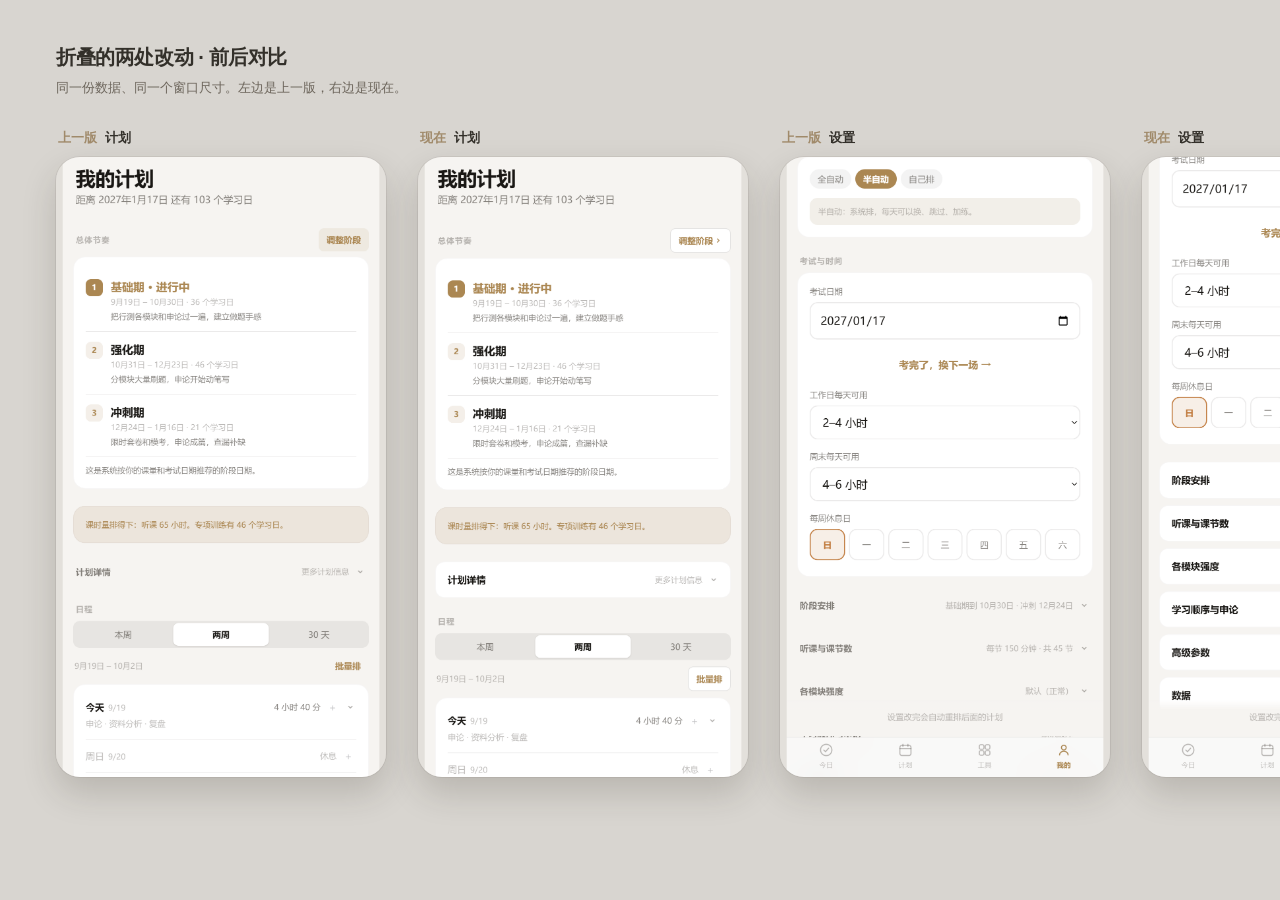
<file: mockups/fix-before-after.html>
<!DOCTYPE html>
<html lang="zh-CN">
<head>
<meta charset="utf-8">
<title>折叠的两处改动 · 前后对比</title>
<style>
  body {
    margin: 0; padding: 44px 56px 60px;
    background: #d8d5d0;
    font-family: -apple-system, BlinkMacSystemFont, "PingFang SC", "Microsoft YaHei", sans-serif;
    color: #33302a;
  }
  h1 { margin: 0 0 6px; font-size: 20px; font-weight: 700; letter-spacing: -.4px; }
  p  { margin: 0 0 30px; font-size: 13px; color: #6d665c; line-height: 1.7; }
  .row { display: flex; gap: 32px; align-items: flex-start; }
  .shot { width: 330px; flex: 0 0 auto; }
  .shot .lb {
    display: flex; align-items: baseline; gap: 8px; margin: 0 0 10px; padding-left: 2px;
    font-size: 13px; font-weight: 650;
  }
  .shot .lb em { font-style: normal; color: #a08a6a; font-weight: 700; }
  .shot img {
    display: block; width: 330px;
    border-radius: 24px;
    box-shadow: 0 16px 34px rgba(45,38,30,.18), 0 0 0 1px rgba(45,38,30,.07);
  }
  /* 只看要对比的那一段：计划看上半截（调整阶段 + 计划详情），
   * 设置看下半截（六个折叠分组） */
  .crop { border-radius: 24px; }
  .crop img { height: 620px; object-fit: cover; }
  .crop.top img { object-position: 50% 0%; }
  .crop.bottom img { object-position: 50% 100%; }
</style>
</head>
<body>
  <h1>折叠的两处改动 · 前后对比</h1>
  <p>同一份数据、同一个窗口尺寸。左边是上一版，右边是现在。</p>

  <div class="row">
    <div class="shot">
      <div class="lb"><em>上一版</em>计划</div>
      <div class="crop top"><img src="after-plan-two.png" alt="上一版"></div>
    </div>
    <div class="shot">
      <div class="lb"><em>现在</em>计划</div>
      <div class="crop top"><img src="fix-plan.png" alt="现在"></div>
    </div>
    <div class="shot">
      <div class="lb"><em>上一版</em>设置</div>
      <div class="crop bottom"><img src="after-settings.png" alt="上一版"></div>
    </div>
    <div class="shot">
      <div class="lb"><em>现在</em>设置</div>
      <div class="crop bottom"><img src="fix-settings.png" alt="现在"></div>
    </div>
  </div>
</body>
</html>
</file>
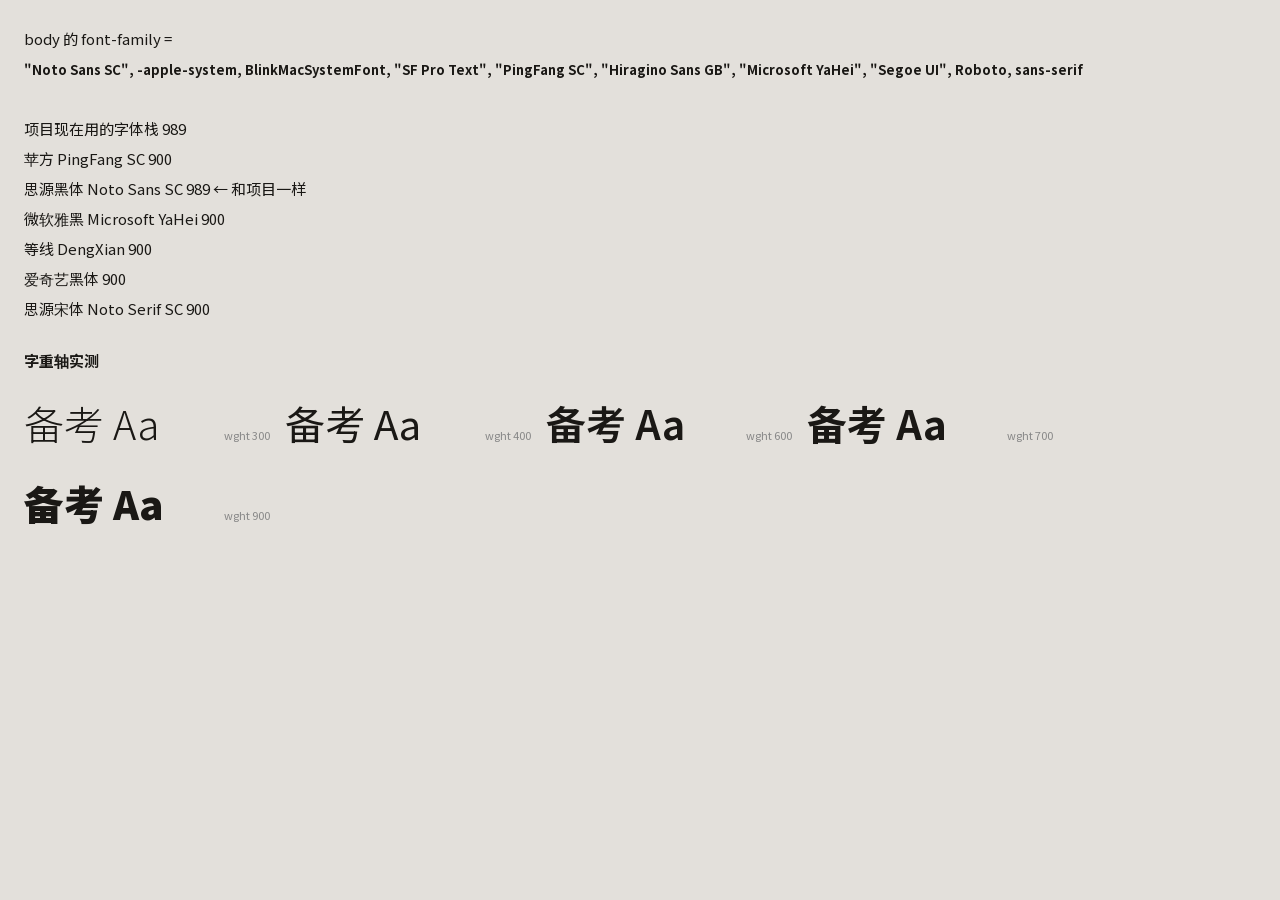
<file: mockups/fontprobe.html>
<!DOCTYPE html>
<html lang="zh-CN">
<head>
<meta charset="utf-8">
<title>字体实测</title>
<!-- 直接用真项目的样式表，量出来的就是真项目的结果 -->
<link rel="stylesheet" href="../css/styles.css">
<style>
  #probe { position: absolute; left: -9999px; top: 0; white-space: nowrap; font-size: 100px; }
</style>
</head>
<body>
  <div id="probe">资料分析 · 听课 2026</div>
  <div id="out" style="padding:24px;font-size:15px;line-height:2"></div>

  <script>
    /* 同一串字，换不同的 font-family 量宽度。
     * 宽度一样 = 浏览器最终落到同一款字体上。 */
    (function () {
      var el = document.getElementById('probe');
      var body = getComputedStyle(document.body).fontFamily;

      function w(fam) {
        el.style.fontFamily = fam;
        return Math.round(el.getBoundingClientRect().width * 100) / 100;
      }

      var rows = [
        ['项目现在用的字体栈', body],
        ['苹方 PingFang SC', '"PingFang SC"'],
        ['思源黑体 Noto Sans SC', '"Noto Sans SC"'],
        ['微软雅黑 Microsoft YaHei', '"Microsoft YaHei"'],
        ['等线 DengXian', '"DengXian"'],
        ['爱奇艺黑体', '"爱奇艺黑体"'],
        ['思源宋体 Noto Serif SC', '"Noto Serif SC"']
      ];

      /* 必须等字体加载完再量。不等的话量的是回退字体，结论是反的。 */
      function run() {
        var base = w(body);
        var lines = rows.map(function (r) {
          var v = w(r[1]);
          var same = Math.abs(v - base) < 0.5;
          return r[0] + '  ' + v + (same && r[0].indexOf('项目') === -1 ? '  ← 和项目一样' : '');
        });

        document.getElementById('out').innerHTML =
          'body 的 font-family =<br><b style="font-size:13px">' + body + '</b><br><br>' +
          lines.map(function (s) { return s.replace(/&/g, '&amp;'); }).join('<br>');

        var faces = [];
        document.fonts.forEach(function (f) {
          faces.push(f.family + ' ' + f.status);
        });
        document.title = 'PROBE ' + rows.map(function (r) { return r[0].split(' ')[0] + '=' + w(r[1]); }).join(' | ') +
          ' || ' + faces.join(' , ');

        /* 字重阶梯：同一串字，四档字重各量一次宽度。
         * 宽度全都一样 = 字重轴没生效，全是合成粗体。 */
        var wl = ['300', '400', '600', '700', '900'].map(function (wg) {
          return '<span style="font-family:\'Noto Sans SC\';font-weight:' + wg +
            ';font-size:40px;display:inline-block;width:200px">备考 Aa</span>' +
            '<span style="font-size:11px;color:#888">wght ' + wg + '</span>　';
        }).join('');
        document.getElementById('out').insertAdjacentHTML('beforeend',
          '<div style="margin-top:22px;font-size:15px">' +
          '<div style="font-weight:700;margin-bottom:8px">字重轴实测</div>' + wl + '</div>');
      }

      if (document.fonts && document.fonts.ready) document.fonts.ready.then(run);
      else run();
    })();
  </script>
</body>
</html>
</file>
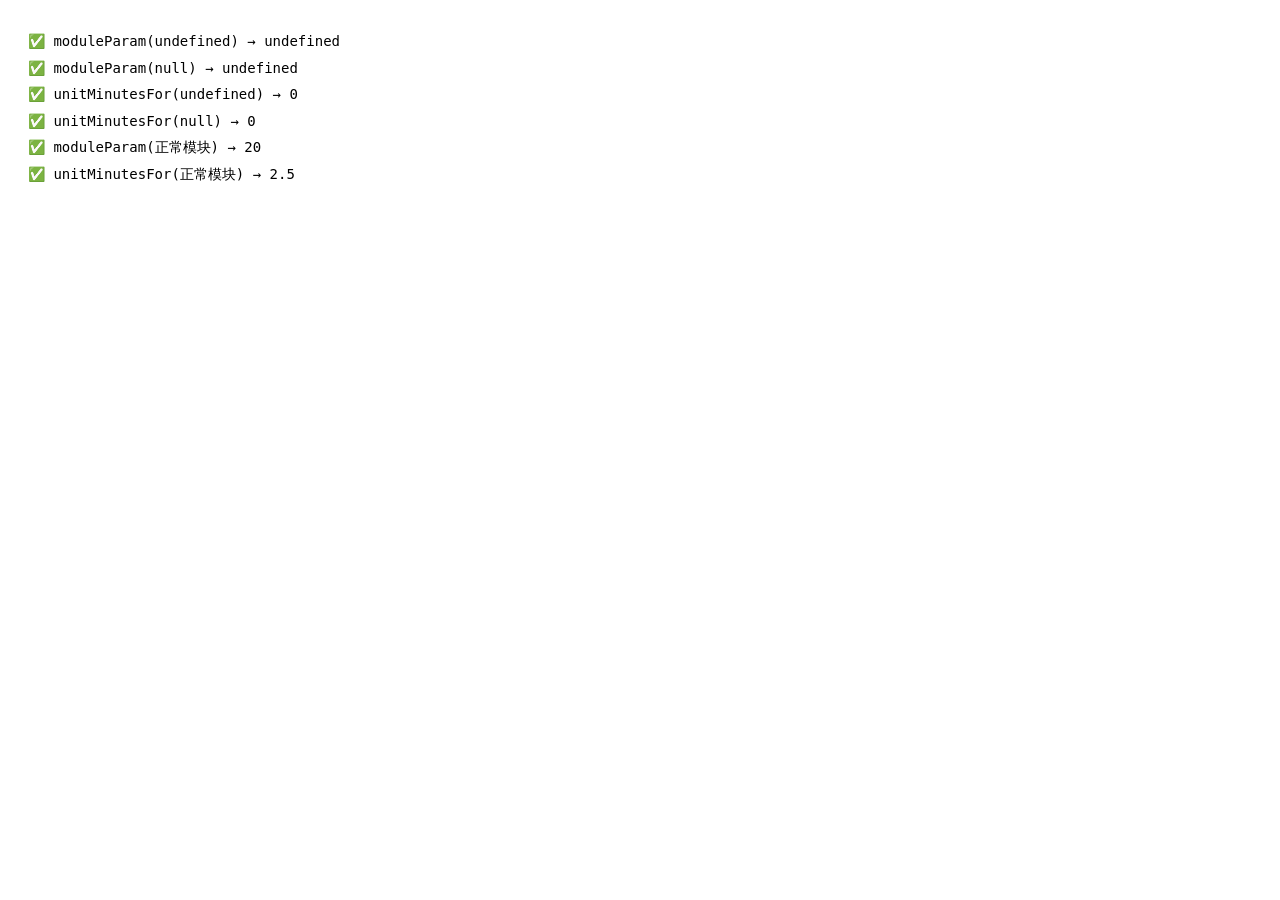
<file: mockups/guardtest.html>
<!DOCTYPE html>
<html lang="zh-CN">
<head>
<meta charset="utf-8">
<title>防崩测试</title>
</head>
<body>
<div id="out" style="font:14px/1.9 monospace;padding:20px;white-space:pre-wrap"></div>
<script src="../js/config.js"></script>
<script>
  /* 专门验：往这些函数里塞坏数据，会不会把页面搞崩。
   * 之前 moduleParam(undefined, …) 会抛 "Cannot read properties of
   * undefined (reading 'setSize')"，整个页面白屏。 */
  (function () {
    var log = [];
    var badProfile = {};                       // 没改过高级参数的普通档案
    function t(name, fn) {
      try { log.push('✅ ' + name + ' → ' + JSON.stringify(fn())); }
      catch (e) { log.push('❌ ' + name + ' → 抛错 ' + e.message); }
    }
    t('moduleParam(undefined)', function () { return YT.moduleParam(undefined, badProfile, 'setSize'); });
    t('moduleParam(null)',      function () { return YT.moduleParam(null, badProfile, 'setSize'); });
    t('unitMinutesFor(undefined)', function () { return YT.unitMinutesFor(undefined, 'base', badProfile); });
    t('unitMinutesFor(null)',      function () { return YT.unitMinutesFor(null, 'base', badProfile); });
    t('moduleParam(正常模块)',  function () { return YT.moduleParam(YT.MODULES[0], badProfile, 'setSize'); });
    t('unitMinutesFor(正常模块)', function () { return YT.unitMinutesFor(YT.MODULES[0], 'base', badProfile); });
    document.getElementById('out').textContent = log.join('\n');
    document.title = log.join(' | ');
  })();
</script>
</body>
</html>
</file>
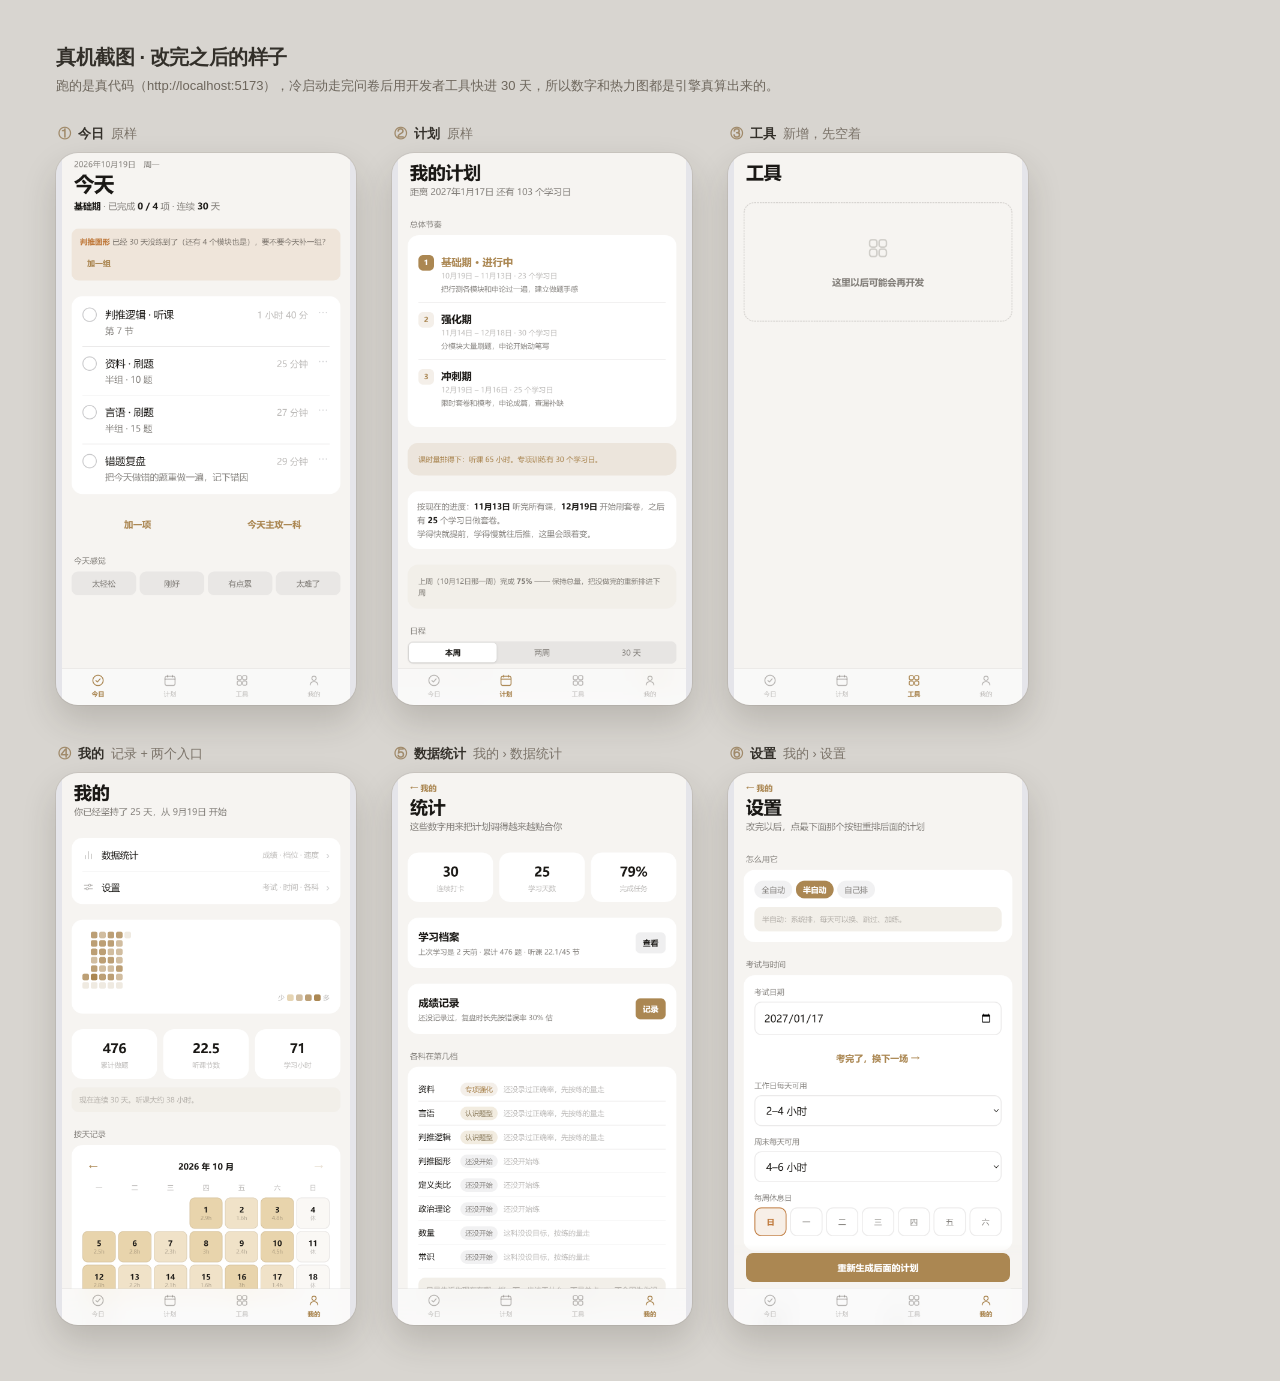
<file: mockups/shot-board.html>
<!DOCTYPE html>
<html lang="zh-CN">
<head>
<meta charset="utf-8">
<title>真机截图拼版 · 备考节奏</title>
<style>
  /* 把 shot.html 截出来的六张图拼成一张，方便一眼看全。
   * 生成方式见本文件同目录的 README 说明，或直接看 shot.html 里的注释。 */
  body {
    margin: 0; padding: 44px 56px 56px;
    background: #d8d5d0;
    font-family: -apple-system, BlinkMacSystemFont, "PingFang SC", "Microsoft YaHei", sans-serif;
    color: #33302a;
  }
  h1 { margin: 0 0 6px; font-size: 20px; font-weight: 700; letter-spacing: -.4px; }
  p  { margin: 0 0 30px; font-size: 13px; color: #6d665c; }
  .grid { display: grid; grid-template-columns: repeat(3, 300px); gap: 40px 36px; }
  .cell .lb {
    display: flex; align-items: baseline; gap: 7px;
    margin: 0 0 10px; padding-left: 2px;
    font-size: 13px; font-weight: 650;
  }
  .cell .lb i { font-style: normal; color: #a08a6a; font-weight: 700; }
  .cell .lb span { font-weight: 400; color: #7a7268; font-size: 12.5px; }
  .cell img {
    display: block; width: 300px; height: auto;
    border-radius: 22px;
    box-shadow: 0 16px 34px rgba(45,38,30,.18), 0 0 0 1px rgba(45,38,30,.07);
  }
</style>
</head>
<body>
  <h1>真机截图 · 改完之后的样子</h1>
  <p>跑的是真代码（http://localhost:5173），冷启动走完问卷后用开发者工具快进 30 天，所以数字和热力图都是引擎真算出来的。</p>

  <div class="grid">
    <div class="cell">
      <div class="lb"><i>①</i>今日 <span>原样</span></div>
      <img src="shot-today.png" alt="今日">
    </div>
    <div class="cell">
      <div class="lb"><i>②</i>计划 <span>原样</span></div>
      <img src="shot-plan.png" alt="计划">
    </div>
    <div class="cell">
      <div class="lb"><i>③</i>工具 <span>新增，先空着</span></div>
      <img src="shot-tools.png" alt="工具">
    </div>
    <div class="cell">
      <div class="lb"><i>④</i>我的 <span>记录 + 两个入口</span></div>
      <img src="shot-mine.png" alt="我的">
    </div>
    <div class="cell">
      <div class="lb"><i>⑤</i>数据统计 <span>我的 › 数据统计</span></div>
      <img src="shot-stats.png" alt="数据统计">
    </div>
    <div class="cell">
      <div class="lb"><i>⑥</i>设置 <span>我的 › 设置</span></div>
      <img src="shot-settings.png" alt="设置">
    </div>
  </div>
</body>
</html>
</file>
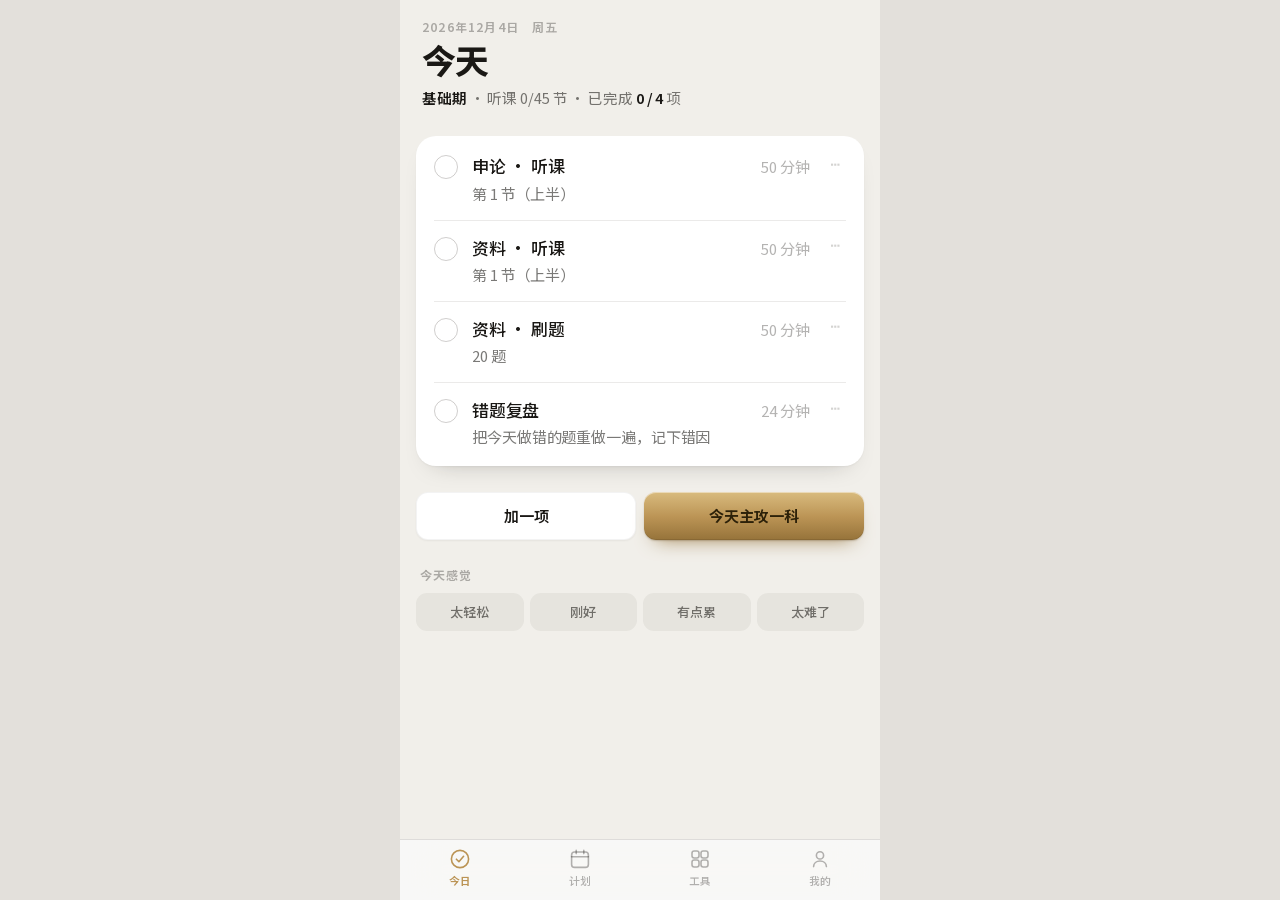
<file: mockups/shot.html>
<!DOCTYPE html>
<html lang="zh-CN">
<head>
<meta charset="utf-8">
<title>截图用 · 备考节奏</title>
<meta name="viewport" content="width=device-width, initial-scale=1, viewport-fit=cover">
<link rel="stylesheet" href="../css/styles.css">
<script>
  /* ---------------------------------------------------------------------
   * 这个文件只为"截图看效果"用，不是产品的一部分。
   *
   * 它会先往 localStorage 里种一份问卷结果（免得每次都手点七步），
   * 然后按 ?screen= 决定最后停在哪一屏；带 ?sim=30 的话先用开发者工具
   * 快进 30 天，让热力图、统计这些有数据可看。
   *
   *   用法：http://localhost:5173/mockups/shot.html?screen=mine&sim=30
   * ------------------------------------------------------------------- */

  var UNITS = { zlfx: 6, yy: 6, pdlj: 6, pdtx: 5, pddl: 5, zzll: 4, sl: 4, cs: 3, slw: 6 };
  var strength = {};
  Object.keys(UNITS).forEach(function (id) { strength[id] = 'normal'; });

  /* ?theme=mist 可以指定主题；不写就是默认的香槟金 */
  var THEME = new URLSearchParams(location.search).get('theme') || 'champagne';

  var profile = {
    examDate: '2027-01-17',
    base: 'watched',
    weekdayMinutes: 180,
    weekendMinutes: 300,
    restDays: [0],
    lessonMinutes: 150,
    speed: 1.5,
    mode: 'semi',
    courseUnits: UNITS,
    benchmarks: {},
    strength: strength,
    theme: THEME,
    createdAt: new Date().toISOString()
  };

  window.localStorage.setItem('yang-toolbox/v1', JSON.stringify({
    version: 1,
    userId: 'shot',
    profile: profile,
    roadmap: null,
    days: {},
    rounds: [],
    weeklyLog: [],
    ui: { screen: 'today' },
    createdAt: new Date().toISOString()
  }));
</script>
</head>
<body>
  <div id="app"></div>
  <div id="toast" class="toast" role="status" aria-live="polite"></div>
  <div id="overlay" class="overlay hidden"></div>

  <script src="../js/config.js"></script>
  <script src="../js/engine.js"></script>
  <script src="../js/stats.js"></script>
  <script src="../js/archive.js"></script>
  <script src="../js/store.js"></script>
  <script src="../js/app.js"></script>

  <script>
    (function () {
      var q = new URLSearchParams(location.search);
      var target = q.get('screen') || 'today';
      var sim = Number(q.get('sim') || 0);

      function click(sel) {
        var el = document.querySelector(sel);
        if (el) { el.click(); return true; }
        console.warn('点不到：' + sel);
        return false;
      }

      var steps = [];
      if (sim) {
        /* 开发者工具藏在「我的 › 设置」里，先走过去再点快进 */
        steps.push(function () { click('[data-act="goto"][data-to="mine"]'); });
        steps.push(function () { click('[data-act="goto"][data-to="settings"]'); });
        steps.push(function () { click('[data-act="toggle-dev"]'); });
        steps.push(function () { click('[data-act="sim-run"][data-v="' + sim + '"]'); });
      }
      /* 统计和设置是「我的」下面的二级页，得先落到「我的」再点进去 */
      if (target === 'stats' || target === 'settings') {
        steps.push(function () { click('[data-act="goto"][data-to="mine"]'); });
      }
      steps.push(function () { click('[data-act="goto"][data-to="' + target + '"]'); });

      /* 计划页可以指定看哪一档：?range=week|two|month */
      var range = q.get('range');
      if (range && target === 'plan') {
        steps.push(function () { click('[data-act="plan-range"][data-v="' + range + '"]'); });
      }
      /* 顺便看展开状态：?fold=第几个（从 1 数） */
      var foldN = Number(q.get('fold') || 0);
      if (foldN) {
        steps.push(function () {
          var rows = document.querySelectorAll('.plan-day.foldable');
          if (rows[foldN - 1]) rows[foldN - 1].click();
        });
      }
      /* 通用：?click=.fold-head&clickN=2 —— 点第 2 个匹配的元素 */
      var clickSel = q.get('click');
      var st = q.get('scrolltest');
      /* scrolltest 那一步自己会点，别在这里先点一次——点两次等于开了又关 */
      if (clickSel && !st) {
        steps.push(function () {
          var els = document.querySelectorAll(clickSel);
          var n = Number(q.get('clickN') || 1);
          if (els[n - 1]) els[n - 1].click();
          else console.warn('没找到 ' + clickSel);
        });
      }

      /* ?scrolltest=1200 —— 滚到某处，点一下目标，把滚动前后的位置写进标题，
       * 用 --dump-dom 读出来。用来量"点一下折叠会不会被弹回页首"。 */
      /* ?preopen=2 —— 先展开前两个分组，把页面撑长，
       * 否则页短得根本滚不下去，测不出滚动被弹走的问题 */
      var preopen = Number(q.get('preopen') || 0);
      for (var pi = 0; pi < preopen; pi++) {
        (function (idx) {
          steps.push(function () {
            var els = document.querySelectorAll('.fold-head');
            if (els[idx]) els[idx].click();
          });
        })(pi);
      }

      if (st) {
        steps.push(function () { window.scrollTo(0, Number(st)); });
        steps.push(function () {
          var sel = clickSel || '.fold-head';
          var n = Number(q.get('clickN') || 1);
          var el = document.querySelectorAll(sel)[n - 1];
          if (!el) { document.title = 'SCROLLTEST 没找到 ' + sel; return; }
          var y0 = Math.round(window.scrollY);
          var h0 = document.documentElement.scrollHeight;
          /* .click() 是程序调用，不会像真人那样把焦点给按钮。
           * 先手动 focus 一下，才和用户真点的情况一致。
           * preventScroll 是为了别让"聚焦"本身把页面滚一下，污染测量。 */
          if (el.focus) {
            try { el.focus({ preventScroll: true }); } catch (e) { el.focus(); }
          }
          var yBase = Math.round(window.scrollY);
          el.click();
          var y1 = Math.round(window.scrollY);
          var h1 = document.documentElement.scrollHeight;
          var ae = document.activeElement;
          var aeTag = ae ? (ae.tagName + '.' + (ae.className || '')) : '无';
          setTimeout(function () {
            var y2 = Math.round(window.scrollY);
            var h2 = document.documentElement.scrollHeight;
            document.title = 'SCROLLTEST y ' + y0 + '→' + yBase + '/' + y1 + '/' + y2 +
              '  h ' + h0 + '/' + h1 + '/' + h2 +
              '  vh ' + window.innerHeight + '  focus ' + aeTag;
          }, 400);
        });
      }

      var i = 0;
      function next() {
        if (i >= steps.length) {
          /* 等 toast 自己消失，免得截进去 */
          if (!q.get('scrolltest')) document.title = 'ready';
          return;
        }
        steps[i++]();
        setTimeout(next, 90);
      }
      window.addEventListener('load', function () { setTimeout(next, 120); });
    })();
  </script>
</body>
</html>
</file>
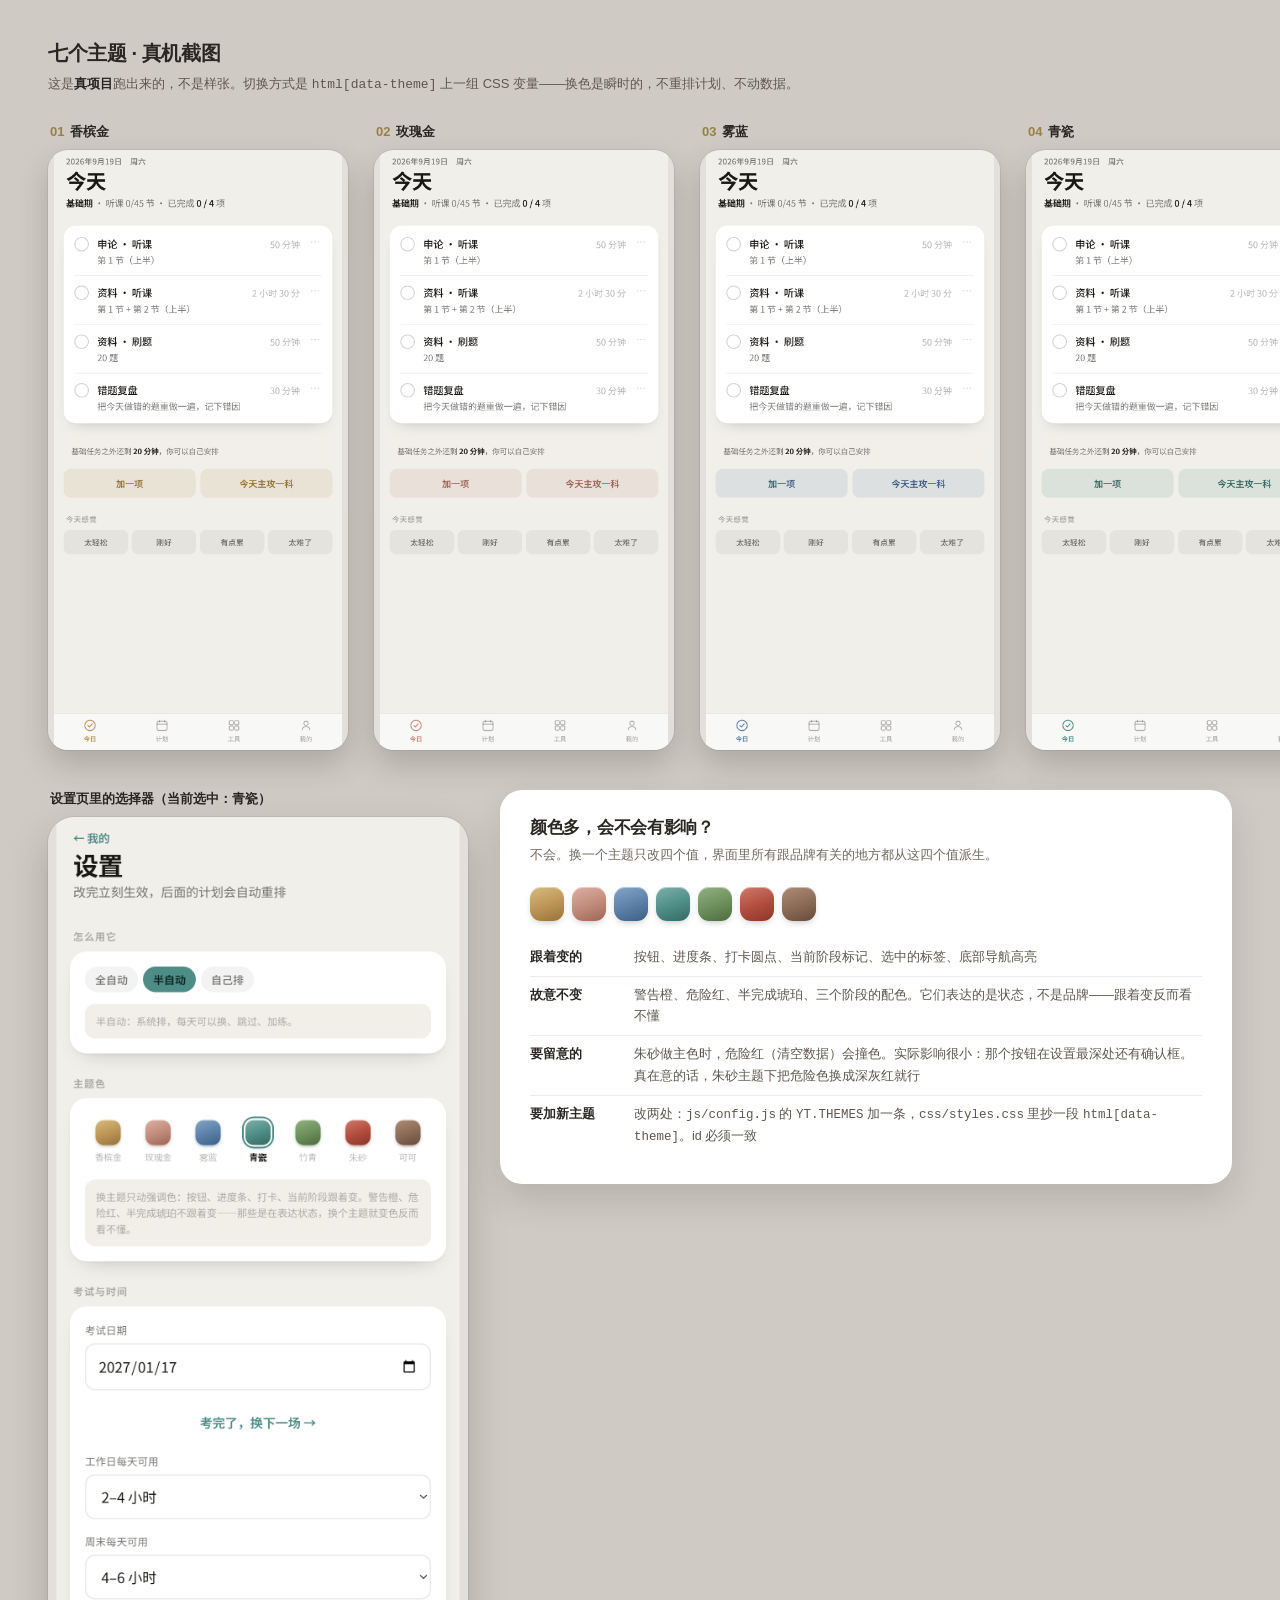
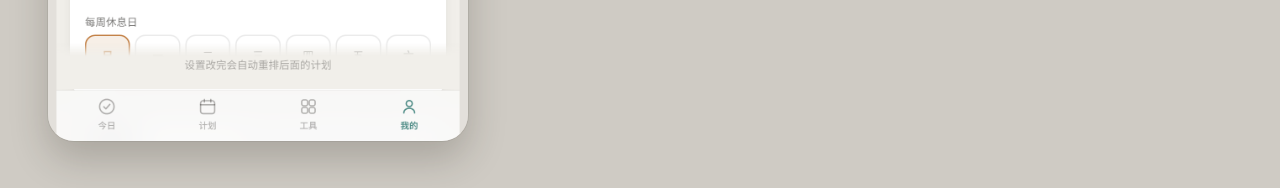
<file: mockups/theme-board.html>
<!DOCTYPE html>
<html lang="zh-CN">
<head>
<meta charset="utf-8">
<title>七个主题 · 真机截图</title>
<style>
  body {
    margin: 0; padding: 40px 48px 48px;
    background: #cfcbc4;
    font-family: "Noto Sans SC", "PingFang SC", "Microsoft YaHei", sans-serif;
    color: #2a2724;
  }
  h1 { margin: 0 0 6px; font-size: 20px; font-weight: 700; letter-spacing: -.4px; }
  p  { margin: 0 0 26px; font-size: 13px; color: #5d574f; line-height: 1.75; }
  p b { color: #2a2724; }

  .row { display: flex; gap: 26px; align-items: flex-start; }
  .shot { width: 300px; flex: 0 0 auto; }
  .shot .lb { font-size: 13px; font-weight: 700; margin: 0 0 9px; padding-left: 2px; }
  .shot .lb em { font-style: normal; color: #9a8046; margin-right: 6px; }
  .shot img {
    display: block; width: 300px; height: auto; border-radius: 20px;
    box-shadow: 0 14px 30px rgba(38,32,24,.2), 0 0 0 1px rgba(38,32,24,.07);
  }

  .bottom { display: flex; gap: 32px; align-items: flex-start; margin-top: 40px; }
  .bottom .big { width: 420px; flex: 0 0 auto; }
  .bottom .big img {
    display: block; width: 420px; height: auto; border-radius: 26px;
    box-shadow: 0 18px 38px rgba(38,32,24,.22), 0 0 0 1px rgba(38,32,24,.07);
  }
  .panel {
    flex: 1; background: #fff; border-radius: 22px; padding: 26px 30px 28px;
    box-shadow: 0 16px 34px rgba(38,32,24,.14);
  }
  .panel h2 { margin: 0 0 6px; font-size: 17px; font-weight: 700; letter-spacing: -.3px; }
  .panel .ps { margin: 0 0 20px; font-size: 12.5px; color: #6f685f; line-height: 1.75; }
  .panel .li {
    display: flex; gap: 12px; padding: 8px 0;
    border-bottom: 1px solid rgba(26,24,21,.07);
    font-size: 12.5px; line-height: 1.7;
  }
  .panel .li:last-child { border-bottom: 0; }
  .panel .li b { flex: 0 0 92px; font-weight: 700; }
  .panel .li span { flex: 1; min-width: 0; color: #5d574f; }

  .swrow { display: flex; gap: 8px; margin-bottom: 18px; }
  .sw {
    width: 34px; height: 34px; border-radius: 11px;
    box-shadow: inset 0 1px 0 rgba(255,255,255,.45), 0 3px 8px -4px rgba(0,0,0,.4);
  }
</style>
</head>
<body>
  <h1>七个主题 · 真机截图</h1>
  <p>这是<b>真项目</b>跑出来的，不是样张。切换方式是 <code>html[data-theme]</code> 上一组 CSS 变量——换色是瞬时的，不重排计划、不动数据。</p>

  <div class="row">
    <div class="shot"><div class="lb"><em>01</em>香槟金</div><img src="theme-champagne.png" alt=""></div>
    <div class="shot"><div class="lb"><em>02</em>玫瑰金</div><img src="theme-rose.png" alt=""></div>
    <div class="shot"><div class="lb"><em>03</em>雾蓝</div><img src="theme-mist.png" alt=""></div>
    <div class="shot"><div class="lb"><em>04</em>青瓷</div><img src="theme-celadon.png" alt=""></div>
    <div class="shot"><div class="lb"><em>05</em>竹青</div><img src="theme-bamboo.png" alt=""></div>
    <div class="shot"><div class="lb"><em>06</em>朱砂</div><img src="theme-cinnabar.png" alt=""></div>
    <div class="shot"><div class="lb"><em>07</em>可可</div><img src="theme-cocoa.png" alt=""></div>
  </div>

  <div class="bottom">
    <div class="big">
      <div class="lb" style="font-size:13px;font-weight:700;margin-bottom:9px;padding-left:2px">设置页里的选择器（当前选中：青瓷）</div>
      <img src="theme-picker.png" alt="">
    </div>
    <div class="panel">
      <h2>颜色多，会不会有影响？</h2>
      <div class="ps">不会。换一个主题只改四个值，界面里所有跟品牌有关的地方都从这四个值派生。</div>
      <div class="swrow">
        <div class="sw" style="background:linear-gradient(160deg,#d9bb7e,#bb9455 55%,#96733a)"></div>
        <div class="sw" style="background:linear-gradient(160deg,#ddafa2,#c08a7a 55%,#9c6555)"></div>
        <div class="sw" style="background:linear-gradient(160deg,#86a5c7,#5a7fa8 55%,#3d5f85)"></div>
        <div class="sw" style="background:linear-gradient(160deg,#7db0aa,#4e8c86 55%,#366964)"></div>
        <div class="sw" style="background:linear-gradient(160deg,#93b183,#6b8f5a 55%,#4c6b3e)"></div>
        <div class="sw" style="background:linear-gradient(160deg,#d07a6a,#b04c3e 55%,#8a372c)"></div>
        <div class="sw" style="background:linear-gradient(160deg,#ac8d77,#8a6a55 55%,#664b3a)"></div>
      </div>
      <div class="li"><b>跟着变的</b><span>按钮、进度条、打卡圆点、当前阶段标记、选中的标签、底部导航高亮</span></div>
      <div class="li"><b>故意不变</b><span>警告橙、危险红、半完成琥珀、三个阶段的配色。它们表达的是状态，不是品牌——跟着变反而看不懂</span></div>
      <div class="li"><b>要留意的</b><span>朱砂做主色时，危险红（清空数据）会撞色。实际影响很小：那个按钮在设置最深处还有确认框。真在意的话，朱砂主题下把危险色换成深灰红就行</span></div>
      <div class="li"><b>要加新主题</b><span>改两处：<code>js/config.js</code> 的 <code>YT.THEMES</code> 加一条，<code>css/styles.css</code> 里抄一段 <code>html[data-theme]</code>。id 必须一致</span></div>
    </div>
  </div>
</body>
</html>
</file>
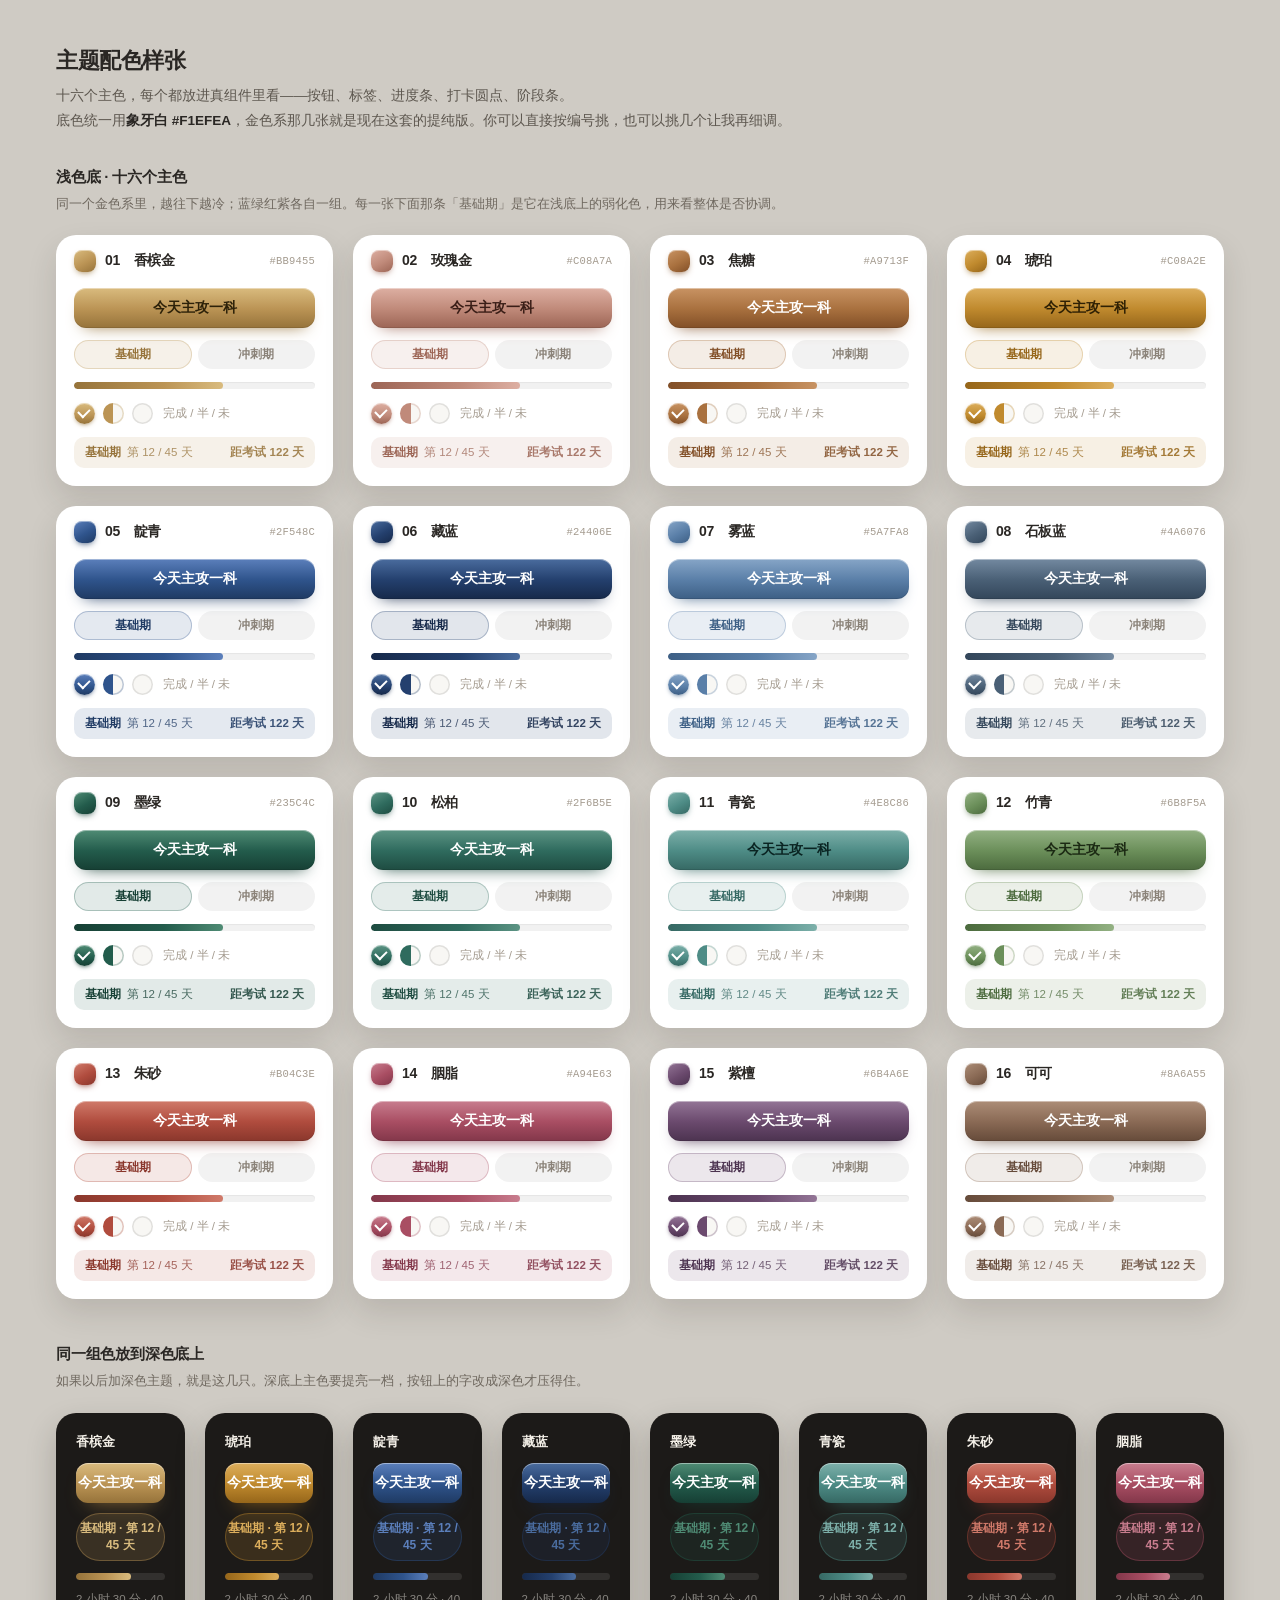
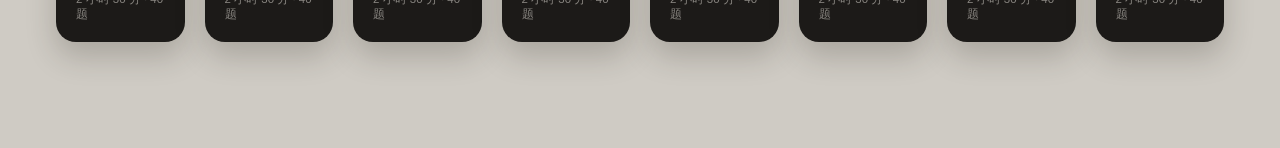
<file: mockups/theme-colors.html>
<!DOCTYPE html>
<html lang="zh-CN">
<head>
<meta charset="utf-8">
<title>主题配色样张</title>
<style>
  * { box-sizing: border-box; -webkit-font-smoothing: antialiased; }

  body {
    margin: 0; padding: 46px 56px 60px;
    background: #cfcbc4;
    font-family: "Noto Sans SC", "PingFang SC", "Microsoft YaHei", sans-serif;
    color: #2a2724;
  }

  .board-title { margin: 0 0 8px; font-size: 22px; font-weight: 700; letter-spacing: -.5px; }
  .board-sub { margin: 0 0 34px; font-size: 13.5px; line-height: 1.85; color: #5d574f; }
  .board-sub b { color: #2a2724; }

  h2.sec { margin: 0 0 6px; font-size: 15px; font-weight: 700; letter-spacing: -.2px; }
  .hint { margin: 0 0 20px; font-size: 12.5px; color: #6f685f; line-height: 1.8; }

  .grid { display: grid; grid-template-columns: repeat(4, 1fr); gap: 20px; }
  .block { margin-bottom: 46px; }

  /* ---------------- 每个色卡 ---------------- */
  .c {
    background: #fff; border-radius: 20px; overflow: hidden;
    box-shadow: 0 14px 30px rgba(38,32,24,.13);
  }
  .c .ch {
    display: flex; align-items: center; gap: 9px;
    padding: 15px 18px 12px;
  }
  .c .dot {
    flex: 0 0 auto; width: 22px; height: 22px; border-radius: 8px;
    background: linear-gradient(150deg, var(--a-l), var(--a) 55%, var(--a-d));
    box-shadow: inset 0 1px 0 rgba(255,255,255,.45), 0 3px 7px -3px var(--a-d);
  }
  .c .ch b { flex: 1; min-width: 0; font-size: 14px; font-weight: 700; letter-spacing: -.3px; }
  .c .ch code {
    flex: 0 0 auto; font-family: Consolas, monospace; font-size: 10.5px;
    color: #a49b8f; letter-spacing: .02em;
  }
  .c .cb { padding: 4px 18px 18px; }

  .c .btn {
    text-align: center; padding: 11px 0; border-radius: 12px;
    font-size: 14px; font-weight: 650; color: var(--a-ink, #fff);
    background: linear-gradient(180deg, var(--a-l), var(--a) 52%, var(--a-d));
    box-shadow: inset 0 1px 0 rgba(255,255,255,.42), inset 0 -1px 0 rgba(0,0,0,.10),
                0 8px 16px -10px var(--a-d);
  }

  .c .chips { display: flex; gap: 6px; margin-top: 12px; }
  .c .chip {
    flex: 1; text-align: center; padding: 6px 0; border-radius: 99px;
    font-size: 12px; font-weight: 600;
    background: rgba(26,24,21,.055); color: #8a8278;
  }
  .c .chip.on { background: var(--a-soft); color: var(--a-d); box-shadow: inset 0 0 0 1px var(--a-line); }

  .c .bar {
    height: 7px; border-radius: 99px; margin-top: 13px;
    background: rgba(26,24,21,.06);
    box-shadow: inset 0 1px 1px rgba(26,24,21,.05);
    overflow: hidden;
  }
  .c .bar > i {
    display: block; height: 100%; border-radius: 99px;
    background: linear-gradient(90deg, var(--a-d), var(--a) 60%, var(--a-l));
  }

  .c .marks { display: flex; align-items: center; gap: 8px; margin-top: 14px; }
  .c .mk {
    width: 21px; height: 21px; border-radius: 50%; position: relative;
    background: #f8f7f4; box-shadow: inset 0 0 0 1.5px rgba(26,24,21,.10);
  }
  .c .mk.done {
    background: linear-gradient(180deg, var(--a-l), var(--a) 60%, var(--a-d));
    box-shadow: inset 0 1px 0 rgba(255,255,255,.45), 0 2px 5px -2px var(--a-d);
  }
  .c .mk.done::after {
    content: ""; position: absolute; left: 6px; top: 3px;
    width: 5.5px; height: 9px;
    border: solid #fff; border-width: 0 2px 2px 0; transform: rotate(45deg);
  }
  .c .mk.half {
    background: linear-gradient(to right, var(--a) 0 50%, #f8f7f4 50% 100%);
    box-shadow: inset 0 0 0 1.5px var(--a-line);
  }
  .c .mk-t { margin-left: 2px; font-size: 11.5px; color: #a49b8f; }

  .c .band {
    display: flex; align-items: baseline; gap: 6px;
    margin-top: 13px; padding: 8px 11px; border-radius: 10px;
    background: var(--a-soft); color: var(--a-d);
    font-size: 11.5px; font-weight: 650;
  }
  .c .band span { font-weight: 400; opacity: .75; }
  .c .band i { margin-left: auto; font-style: normal; opacity: .85; }

  /* ---------------- 深色预览 ---------------- */
  .darkrow { display: flex; gap: 20px; }
  .dbox {
    flex: 1; border-radius: 20px; padding: 20px;
    background: #1c1a18; box-shadow: 0 14px 30px rgba(38,32,24,.22);
  }
  .dbox .dn { font-size: 13px; font-weight: 700; color: #f4f0e8; margin-bottom: 12px; }
  .dbox .dbtn {
    text-align: center; padding: 11px 0; border-radius: 12px;
    font-size: 14px; font-weight: 650; color: var(--a-ink, #fff);
    background: linear-gradient(180deg, var(--a-l), var(--a) 52%, var(--a-d));
    box-shadow: inset 0 1px 0 rgba(255,255,255,.42), 0 10px 20px -12px var(--a-d);
  }
  .dbox .dchip {
    margin-top: 10px; padding: 7px 0; border-radius: 99px; text-align: center;
    font-size: 12px; font-weight: 650; color: var(--a-l);
    background: color-mix(in srgb, var(--a) 18%, transparent);
    box-shadow: inset 0 0 0 1px color-mix(in srgb, var(--a) 40%, transparent);
  }
  .dbox .dbar { height: 7px; border-radius: 99px; margin-top: 12px; background: rgba(244,240,232,.10); overflow: hidden; }
  .dbox .dbar > i { display: block; height: 100%; border-radius: 99px; background: linear-gradient(90deg, var(--a-d), var(--a) 55%, var(--a-l)); }
  .dbox .dtxt { margin-top: 12px; font-size: 11.5px; color: rgba(244,240,232,.5); }
</style>
</head>
<body>

<h1 class="board-title">主题配色样张</h1>
<p class="board-sub">
  十六个主色，每个都放进真组件里看——按钮、标签、进度条、打卡圆点、阶段条。<br>
  底色统一用<b>象牙白 #F1EFEA</b>，金色系那几张就是现在这套的提纯版。你可以直接按编号挑，也可以挑几个让我再细调。
</p>

<div class="block">
  <h2 class="sec">浅色底 · 十六个主色</h2>
  <p class="hint">同一个金色系里，越往下越冷；蓝绿红紫各自一组。每一张下面那条「基础期」是它在浅底上的弱化色，用来看整体是否协调。</p>
  <div class="grid" id="grid"></div>
</div>

<div class="block">
  <h2 class="sec">同一组色放到深色底上</h2>
  <p class="hint">如果以后加深色主题，就是这几只。深底上主色要提亮一档，按钮上的字改成深色才压得住。</p>
  <div class="darkrow" id="darkrow"></div>
</div>

<script>
  /* 主色表。a = 主色，d = 深色（按钮下缘、文字），l = 亮色（按钮上缘、高光）
     ink = 按钮上的字色，深金、浅蓝这类亮色按钮用深字才够对比 */
  var COLORS = [
    { n: '香槟金',   a: '#BB9455', d: '#96733A', l: '#D9BB7E', ink: '#2C2109' },
    { n: '玫瑰金',   a: '#C08A7A', d: '#9C6555', l: '#DDAFA2', ink: '#3A1E17' },
    { n: '焦糖',     a: '#A9713F', d: '#824F27', l: '#C89363' },
    { n: '琥珀',     a: '#C08A2E', d: '#96661A', l: '#DCAE5C', ink: '#2E2004' },

    { n: '靛青',     a: '#2F548C', d: '#1F3A63', l: '#5B7FBB' },
    { n: '藏蓝',     a: '#24406E', d: '#16294A', l: '#4A6C9E' },
    { n: '雾蓝',     a: '#5A7FA8', d: '#3D5F85', l: '#86A5C7' },
    { n: '石板蓝',   a: '#4A6076', d: '#33465A', l: '#7389A0' },

    { n: '墨绿',     a: '#235C4C', d: '#163F34', l: '#4F8B74' },
    { n: '松柏',     a: '#2F6B5E', d: '#1E4C41', l: '#5C9484' },
    { n: '青瓷',     a: '#4E8C86', d: '#366964', l: '#7DB0AA', ink: '#0A2422' },
    { n: '竹青',     a: '#6B8F5A', d: '#4C6B3E', l: '#93B183', ink: '#1B2913' },

    { n: '朱砂',     a: '#B04C3E', d: '#8A372C', l: '#D07A6A' },
    { n: '胭脂',     a: '#A94E63', d: '#83374A', l: '#C87D8E' },
    { n: '紫檀',     a: '#6B4A6E', d: '#4C3350', l: '#937596' },
    { n: '可可',     a: '#8A6A55', d: '#664B3A', l: '#AC8D77' }
  ];

  function hexToRgb(h) {
    h = h.replace('#', '');
    return [parseInt(h.slice(0, 2), 16), parseInt(h.slice(2, 4), 16), parseInt(h.slice(4, 6), 16)];
  }
  function rgba(h, a) {
    var c = hexToRgb(h);
    return 'rgba(' + c[0] + ',' + c[1] + ',' + c[2] + ',' + a + ')';
  }

  document.getElementById('grid').innerHTML = COLORS.map(function (c, i) {
    var style = '--a:' + c.a + ';--a-d:' + c.d + ';--a-l:' + c.l +
      ';--a-soft:' + rgba(c.a, .13) + ';--a-line:' + rgba(c.a, .30) +
      (c.ink ? ';--a-ink:' + c.ink : '');
    return '<div class="c" style="' + style + '">' +
      '<div class="ch">' +
        '<span class="dot"></span>' +
        '<b>' + (i + 1 < 10 ? '0' : '') + (i + 1) + '　' + c.n + '</b>' +
        '<code>' + c.a.toUpperCase() + '</code>' +
      '</div>' +
      '<div class="cb">' +
        '<div class="btn">今天主攻一科</div>' +
        '<div class="chips"><span class="chip on">基础期</span><span class="chip">冲刺期</span></div>' +
        '<div class="bar"><i style="width:62%"></i></div>' +
        '<div class="marks">' +
          '<span class="mk done"></span><span class="mk half"></span><span class="mk"></span>' +
          '<span class="mk-t">完成 / 半 / 未</span>' +
        '</div>' +
        '<div class="band">基础期 <span>第 12 / 45 天</span><i>距考试 122 天</i></div>' +
      '</div>' +
    '</div>';
  }).join('');

  /* 深色底上只挑代表性的八只 */
  var pick = [0, 3, 4, 5, 8, 10, 12, 13];
  document.getElementById('darkrow').innerHTML = pick.map(function (i) {
    var c = COLORS[i];
    var style = '--a:' + c.a + ';--a-d:' + c.d + ';--a-l:' + c.l;
    return '<div class="dbox" style="' + style + '">' +
      '<div class="dn">' + c.n + '</div>' +
      '<div class="dbtn">今天主攻一科</div>' +
      '<div class="dchip">基础期 · 第 12 / 45 天</div>' +
      '<div class="dbar"><i style="width:62%"></i></div>' +
      '<div class="dtxt">2 小时 30 分 · 40 题</div>' +
    '</div>';
  }).join('');
</script>

</body>
</html>
</file>
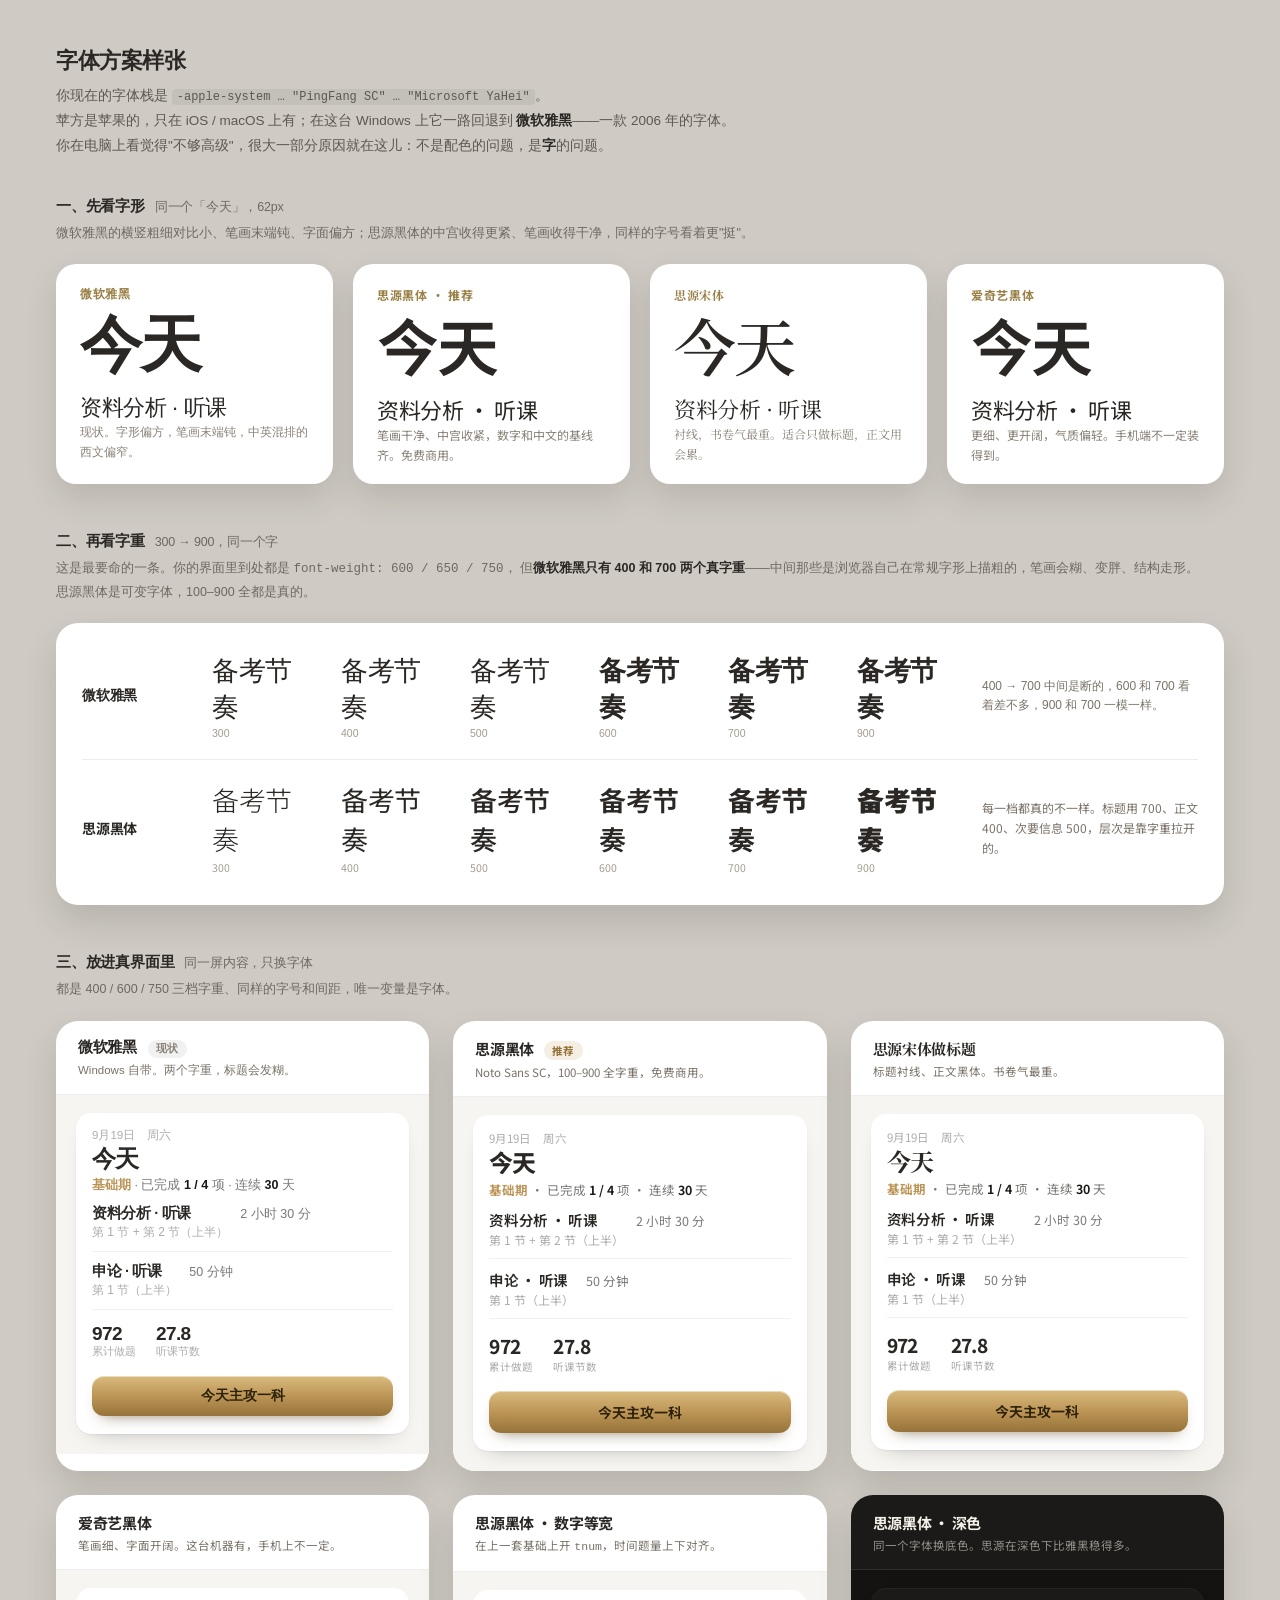
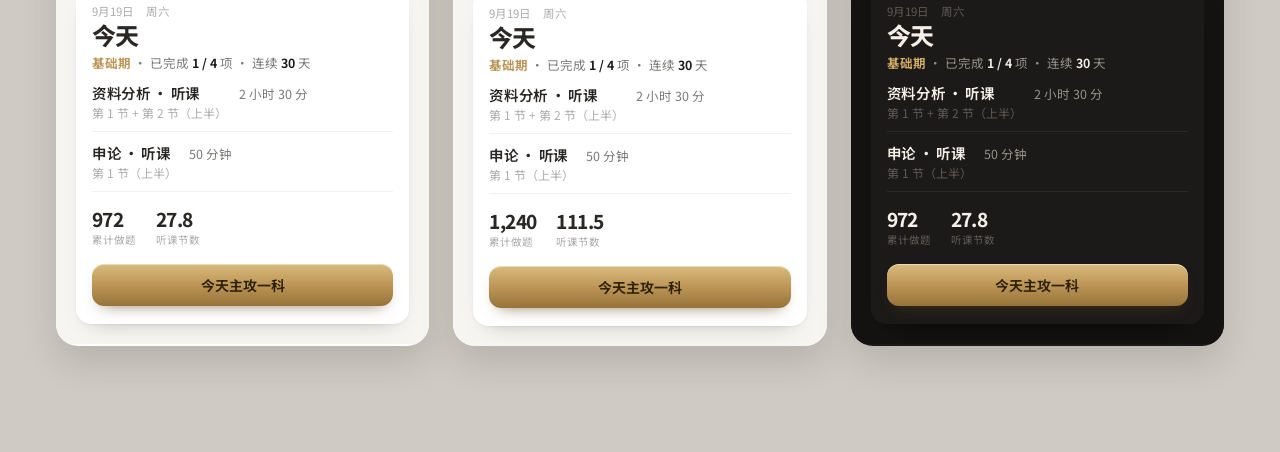
<file: mockups/theme-fonts.html>
<!DOCTYPE html>
<html lang="zh-CN">
<head>
<meta charset="utf-8">
<title>字体方案样张</title>
<!-- 思源黑体 / 思源宋体的可变字体版本。Google Fonts 按 unicode-range 切片，
     只下载用到的那些字，不会一次性拉几兆。 -->
<link rel="preconnect" href="https://fonts.googleapis.com">
<link rel="preconnect" href="https://fonts.gstatic.com" crossorigin>
<link href="https://fonts.googleapis.com/css2?family=Noto+Sans+SC:wght@100..900&family=Noto+Serif+SC:wght@200..900&display=swap" rel="stylesheet">
<style>
  * { box-sizing: border-box; -webkit-font-smoothing: antialiased; }

  body {
    margin: 0; padding: 46px 56px 60px;
    background: #cfcbc4;
    font-family: "Microsoft YaHei", "微软雅黑", sans-serif;
    color: #2a2724;
  }

  .board-title { margin: 0 0 8px; font-size: 22px; font-weight: 700; letter-spacing: -.5px; }
  .board-sub { margin: 0 0 38px; font-size: 13.5px; line-height: 1.85; color: #5d574f; }
  .board-sub b { color: #2a2724; }
  .board-sub code {
    font-family: Consolas, monospace; font-size: 12px;
    background: rgba(0,0,0,.06); padding: 1px 5px; border-radius: 4px;
  }

  h2.sec {
    margin: 0 0 6px; font-size: 15px; font-weight: 700; letter-spacing: -.2px;
    display: flex; align-items: baseline; gap: 10px;
  }
  h2.sec span { font-size: 12.5px; font-weight: 400; color: #6f685f; }
  .hint { margin: 0 0 20px; font-size: 12.5px; color: #6f685f; line-height: 1.8; }
  .hint b { color: #2a2724; }

  .block { margin-bottom: 48px; }

  /* ---------------- 一、大字号字形对比 ---------------- */
  .bigrow { display: grid; grid-template-columns: repeat(4, 1fr); gap: 20px; }
  .bigbox {
    background: #fff; border-radius: 20px; padding: 22px 24px 20px;
    box-shadow: 0 14px 32px rgba(38,32,24,.13);
  }
  .bigbox .lb { font-size: 12px; font-weight: 700; letter-spacing: .06em; color: #9a8046; }
  .bigbox .big { font-size: 62px; line-height: 1.15; font-weight: 600; letter-spacing: -2px; margin: 6px 0 8px; }
  .bigbox .nt { font-size: 12px; color: #8a8278; line-height: 1.65; }
  .bigbox .bigsub { margin-top: 12px; font-size: 22px; font-weight: 400; color: #2a2724; letter-spacing: -.4px; }

  /* ---------------- 二、字重阶梯 ---------------- */
  .ladder { background: #fff; border-radius: 22px; padding: 10px 26px; box-shadow: 0 16px 34px rgba(38,32,24,.14); }
  .lrow {
    display: flex; align-items: center; gap: 22px;
    padding: 20px 0; border-bottom: 1px solid rgba(26,24,21,.08);
  }
  .lrow:last-child { border-bottom: 0; }
  .lrow .lname { flex: 0 0 108px; font-size: 14px; font-weight: 700; letter-spacing: -.2px; }
  .lrow .lsamples { flex: 1; display: flex; gap: 26px; align-items: baseline; }
  .lrow .lsamples span { font-size: 27px; letter-spacing: -.5px; }
  .lrow .lsamples em {
    display: block; font-style: normal; font-size: 10.5px;
    font-weight: 400; color: #a49b8f; letter-spacing: 0; margin-top: 2px;
  }
  .lrow .lnote { flex: 0 0 216px; font-size: 12px; color: #7a7268; line-height: 1.65; }

  /* ---------------- 三、实际界面 ---------------- */
  .grid { display: grid; grid-template-columns: repeat(3, 1fr); gap: 24px; }
  .fcard { background: #fff; border-radius: 22px; overflow: hidden; box-shadow: 0 16px 34px rgba(38,32,24,.14); }
  .fcard .head { padding: 17px 22px 15px; border-bottom: 1px solid rgba(26,24,21,.07); }
  .fcard .name { font-size: 15px; font-weight: 700; letter-spacing: -.3px; }
  .fcard .note { margin-top: 3px; font-size: 11.5px; color: #7a7268; line-height: 1.6; }
  .fcard .body { padding: 18px 20px 20px; background: #f7f5f1; }

  .mini {
    background: #fff; border-radius: 15px; padding: 15px 16px 4px;
    box-shadow: 0 1px 2px rgba(26,24,21,.05), 0 10px 22px -16px rgba(26,24,21,.4);
  }
  .mini .date { font-size: 11.5px; color: rgba(26,24,21,.36); }
  .mini h3 { margin: 2px 0 0; font-size: 24px; font-weight: 750; letter-spacing: -1px; line-height: 1.2; }
  .mini .st { margin-top: 3px; font-size: 12.5px; color: rgba(26,24,21,.58); }
  .mini .st b { color: #1a1815; font-weight: 650; }
  .mini .st i { font-style: normal; color: #bb9455; font-weight: 650; }

  .mrow {
    display: flex; align-items: baseline; gap: 12px;
    padding: 10px 0; border-bottom: 1px solid rgba(26,24,21,.06);
  }
  .mrow:last-of-type { border-bottom: 0; }
  .mrow .mt { flex: 1; min-width: 0; font-size: 14.5px; font-weight: 600; letter-spacing: -.35px; }
  .mrow .ms { font-size: 12px; color: rgba(26,24,21,.36); margin-top: 1px; }
  .mrow .mm { flex: 0 0 auto; font-size: 12.5px; color: rgba(26,24,21,.58); font-variant-numeric: tabular-nums; }

  .mnum { display: flex; gap: 20px; padding: 13px 0 2px; }
  .mnum div { font-size: 19px; font-weight: 750; letter-spacing: -.6px; font-variant-numeric: tabular-nums; }
  .mnum span { display: block; font-size: 10.5px; font-weight: 400; color: rgba(26,24,21,.36); letter-spacing: 0; }

  .mbtn {
    display: block; text-align: center; margin: 15px 0 14px;
    padding: 11px 0; border-radius: 12px;
    background: linear-gradient(180deg,#d9bb7e,#bb9455 52%,#96733a);
    color: #2c2109; font-size: 14px; font-weight: 650;
    box-shadow: inset 0 1px 0 rgba(255,255,255,.48), 0 8px 16px -10px rgba(90,68,30,.8);
  }

  .tag2 {
    display: inline-block; margin-left: 7px; padding: 2px 8px; border-radius: 99px;
    font-size: 10.5px; font-weight: 700; letter-spacing: .04em;
    background: rgba(187,148,85,.16); color: #96733a;
  }
  .tag2.gray { background: rgba(26,24,21,.06); color: #8a8278; }

  /* 每个卡片各自指定字体 */
  .f-yahei { font-family: "Microsoft YaHei", "微软雅黑", sans-serif; }
  .f-noto  { font-family: "Noto Sans SC", "PingFang SC", sans-serif; }
  .f-iqiyi { font-family: "爱奇艺黑体", "Noto Sans SC", sans-serif; }
  .f-ser   { font-family: "Noto Serif SC", "Songti SC", serif; }
  .f-mixtitle .mini h3, .f-mixtitle .name, .f-mixtitle .big { font-family: "Noto Serif SC", "Songti SC", serif; }
  .f-mixtitle .mini, .f-mixtitle .note, .f-mixtitle .nt { font-family: "Noto Sans SC", "PingFang SC", sans-serif; }
</style>
</head>
<body>

<h1 class="board-title">字体方案样张</h1>
<p class="board-sub">
  你现在的字体栈是 <code>-apple-system … "PingFang SC" … "Microsoft YaHei"</code>。<br>
  苹方是苹果的，只在 iOS / macOS 上有；在这台 Windows 上它一路回退到 <b>微软雅黑</b>——一款 2006 年的字体。<br>
  你在电脑上看觉得"不够高级"，很大一部分原因就在这儿：不是配色的问题，是<b>字</b>的问题。
</p>

<!-- ============ 一、字形 ============ -->
<div class="block">
  <h2 class="sec">一、先看字形 <span>同一个「今天」，62px</span></h2>
  <p class="hint">微软雅黑的横竖粗细对比小、笔画末端钝、字面偏方；思源黑体的中宫收得更紧、笔画收得干净，同样的字号看着更"挺"。</p>

  <div class="bigrow">
    <div class="bigbox f-yahei">
      <div class="lb">微软雅黑</div>
      <div class="big">今天</div>
      <div class="bigsub">资料分析 · 听课</div>
      <div class="nt">现状。字形偏方，笔画末端钝，中英混排的西文偏窄。</div>
    </div>
    <div class="bigbox f-noto">
      <div class="lb">思源黑体 · 推荐</div>
      <div class="big">今天</div>
      <div class="bigsub">资料分析 · 听课</div>
      <div class="nt">笔画干净、中宫收紧，数字和中文的基线齐。免费商用。</div>
    </div>
    <div class="bigbox f-ser">
      <div class="lb">思源宋体</div>
      <div class="big">今天</div>
      <div class="bigsub">资料分析 · 听课</div>
      <div class="nt">衬线，书卷气最重。适合只做标题，正文用会累。</div>
    </div>
    <div class="bigbox f-iqiyi">
      <div class="lb">爱奇艺黑体</div>
      <div class="big">今天</div>
      <div class="bigsub">资料分析 · 听课</div>
      <div class="nt">更细、更开阔，气质偏轻。手机端不一定装得到。</div>
    </div>
  </div>
</div>

<!-- ============ 二、字重 ============ -->
<div class="block">
  <h2 class="sec">二、再看字重 <span>300 → 900，同一个字</span></h2>
  <p class="hint">
    这是最要命的一条。你的界面里到处都是 <code>font-weight: 600 / 650 / 750</code>，
    但<b>微软雅黑只有 400 和 700 两个真字重</b>——中间那些是浏览器自己在常规字形上描粗的，笔画会糊、变胖、结构走形。<br>
    思源黑体是可变字体，100–900 全都是真的。
  </p>

  <div class="ladder">
    <div class="lrow f-yahei">
      <div class="lname">微软雅黑</div>
      <div class="lsamples">
        <span style="font-weight:300">备考节奏<em>300</em></span>
        <span style="font-weight:400">备考节奏<em>400</em></span>
        <span style="font-weight:500">备考节奏<em>500</em></span>
        <span style="font-weight:600">备考节奏<em>600</em></span>
        <span style="font-weight:700">备考节奏<em>700</em></span>
        <span style="font-weight:900">备考节奏<em>900</em></span>
      </div>
      <div class="lnote">400 → 700 中间是断的，600 和 700 看着差不多，900 和 700 一模一样。</div>
    </div>
    <div class="lrow f-noto">
      <div class="lname">思源黑体</div>
      <div class="lsamples">
        <span style="font-weight:300">备考节奏<em>300</em></span>
        <span style="font-weight:400">备考节奏<em>400</em></span>
        <span style="font-weight:500">备考节奏<em>500</em></span>
        <span style="font-weight:600">备考节奏<em>600</em></span>
        <span style="font-weight:700">备考节奏<em>700</em></span>
        <span style="font-weight:900">备考节奏<em>900</em></span>
      </div>
      <div class="lnote">每一档都真的不一样。标题用 700、正文 400、次要信息 500，层次是靠字重拉开的。</div>
    </div>
  </div>
</div>

<!-- ============ 三、实际界面 ============ -->
<div class="block">
  <h2 class="sec">三、放进真界面里 <span>同一屏内容，只换字体</span></h2>
  <p class="hint">都是 400 / 600 / 750 三档字重、同样的字号和间距，唯一变量是字体。</p>

  <div class="grid">

    <div class="fcard f-yahei">
      <div class="head">
        <div class="name">微软雅黑 <span class="tag2 gray">现状</span></div>
        <div class="note">Windows 自带。两个字重，标题会发糊。</div>
      </div>
      <div class="body">
        <div class="mini">
          <div class="date">9月19日　周六</div>
          <h3>今天</h3>
          <div class="st"><i>基础期</i> · 已完成 <b>1 / 4</b> 项 · 连续 <b>30</b> 天</div>
          <div class="mrow"><div><div class="mt">资料分析 · 听课</div><div class="ms">第 1 节 + 第 2 节（上半）</div></div><div class="mm">2 小时 30 分</div></div>
          <div class="mrow"><div><div class="mt">申论 · 听课</div><div class="ms">第 1 节（上半）</div></div><div class="mm">50 分钟</div></div>
          <div class="mnum"><div>972<span>累计做题</span></div><div>27.8<span>听课节数</span></div></div>
          <div class="mbtn">今天主攻一科</div>
        </div>
      </div>
    </div>

    <div class="fcard f-noto">
      <div class="head">
        <div class="name">思源黑体 <span class="tag2">推荐</span></div>
        <div class="note">Noto Sans SC，100–900 全字重，免费商用。</div>
      </div>
      <div class="body">
        <div class="mini">
          <div class="date">9月19日　周六</div>
          <h3>今天</h3>
          <div class="st"><i>基础期</i> · 已完成 <b>1 / 4</b> 项 · 连续 <b>30</b> 天</div>
          <div class="mrow"><div><div class="mt">资料分析 · 听课</div><div class="ms">第 1 节 + 第 2 节（上半）</div></div><div class="mm">2 小时 30 分</div></div>
          <div class="mrow"><div><div class="mt">申论 · 听课</div><div class="ms">第 1 节（上半）</div></div><div class="mm">50 分钟</div></div>
          <div class="mnum"><div>972<span>累计做题</span></div><div>27.8<span>听课节数</span></div></div>
          <div class="mbtn">今天主攻一科</div>
        </div>
      </div>
    </div>

    <div class="fcard f-mixtitle">
      <div class="head">
        <div class="name">思源宋体做标题</div>
        <div class="note">标题衬线、正文黑体。书卷气最重。</div>
      </div>
      <div class="body">
        <div class="mini">
          <div class="date">9月19日　周六</div>
          <h3>今天</h3>
          <div class="st"><i>基础期</i> · 已完成 <b>1 / 4</b> 项 · 连续 <b>30</b> 天</div>
          <div class="mrow"><div><div class="mt">资料分析 · 听课</div><div class="ms">第 1 节 + 第 2 节（上半）</div></div><div class="mm">2 小时 30 分</div></div>
          <div class="mrow"><div><div class="mt">申论 · 听课</div><div class="ms">第 1 节（上半）</div></div><div class="mm">50 分钟</div></div>
          <div class="mnum"><div>972<span>累计做题</span></div><div>27.8<span>听课节数</span></div></div>
          <div class="mbtn">今天主攻一科</div>
        </div>
      </div>
    </div>

    <div class="fcard f-iqiyi">
      <div class="head">
        <div class="name">爱奇艺黑体</div>
        <div class="note">笔画细、字面开阔。这台机器有，手机上不一定。</div>
      </div>
      <div class="body">
        <div class="mini">
          <div class="date">9月19日　周六</div>
          <h3>今天</h3>
          <div class="st"><i>基础期</i> · 已完成 <b>1 / 4</b> 项 · 连续 <b>30</b> 天</div>
          <div class="mrow"><div><div class="mt">资料分析 · 听课</div><div class="ms">第 1 节 + 第 2 节（上半）</div></div><div class="mm">2 小时 30 分</div></div>
          <div class="mrow"><div><div class="mt">申论 · 听课</div><div class="ms">第 1 节（上半）</div></div><div class="mm">50 分钟</div></div>
          <div class="mnum"><div>972<span>累计做题</span></div><div>27.8<span>听课节数</span></div></div>
          <div class="mbtn">今天主攻一科</div>
        </div>
      </div>
    </div>

    <div class="fcard f-noto">
      <div class="head">
        <div class="name">思源黑体 · 数字等宽</div>
        <div class="note">在上一套基础上开 <code>tnum</code>，时间题量上下对齐。</div>
      </div>
      <div class="body">
        <div class="mini" style="font-feature-settings:'tnum' 1">
          <div class="date">9月19日　周六</div>
          <h3>今天</h3>
          <div class="st"><i>基础期</i> · 已完成 <b>1 / 4</b> 项 · 连续 <b>30</b> 天</div>
          <div class="mrow"><div><div class="mt">资料分析 · 听课</div><div class="ms">第 1 节 + 第 2 节（上半）</div></div><div class="mm">2 小时 30 分</div></div>
          <div class="mrow"><div><div class="mt">申论 · 听课</div><div class="ms">第 1 节（上半）</div></div><div class="mm">50 分钟</div></div>
          <div class="mnum"><div>1,240<span>累计做题</span></div><div>111.5<span>听课节数</span></div></div>
          <div class="mbtn">今天主攻一科</div>
        </div>
      </div>
    </div>

    <div class="fcard f-noto" style="background:#1c1a18">
      <div class="head" style="border-color:rgba(244,240,232,.10)">
        <div class="name" style="color:#f4f0e8">思源黑体 · 深色</div>
        <div class="note" style="color:rgba(244,240,232,.55)">同一个字体换底色。思源在深色下比雅黑稳得多。</div>
      </div>
      <div class="body" style="background:#141312">
        <div class="mini" style="background:#1c1a18;box-shadow:inset 0 1px 0 rgba(255,255,255,.04), 0 14px 30px -20px #000">
          <div class="date" style="color:rgba(244,240,232,.30)">9月19日　周六</div>
          <h3 style="color:#f4f0e8">今天</h3>
          <div class="st" style="color:rgba(244,240,232,.56)"><i style="color:#d3ac68">基础期</i> · 已完成 <b style="color:#f4f0e8">1 / 4</b> 项 · 连续 <b style="color:#f4f0e8">30</b> 天</div>
          <div class="mrow" style="border-color:rgba(244,240,232,.07)"><div><div class="mt" style="color:#f4f0e8">资料分析 · 听课</div><div class="ms" style="color:rgba(244,240,232,.30)">第 1 节 + 第 2 节（上半）</div></div><div class="mm" style="color:rgba(244,240,232,.56)">2 小时 30 分</div></div>
          <div class="mrow" style="border-color:rgba(244,240,232,.07)"><div><div class="mt" style="color:#f4f0e8">申论 · 听课</div><div class="ms" style="color:rgba(244,240,232,.30)">第 1 节（上半）</div></div><div class="mm" style="color:rgba(244,240,232,.56)">50 分钟</div></div>
          <div class="mnum"><div style="color:#f4f0e8">972<span style="color:rgba(244,240,232,.30)">累计做题</span></div><div style="color:#f4f0e8">27.8<span style="color:rgba(244,240,232,.30)">听课节数</span></div></div>
          <div class="mbtn">今天主攻一科</div>
        </div>
      </div>
    </div>

  </div>
</div>

</body>
</html>
</file>
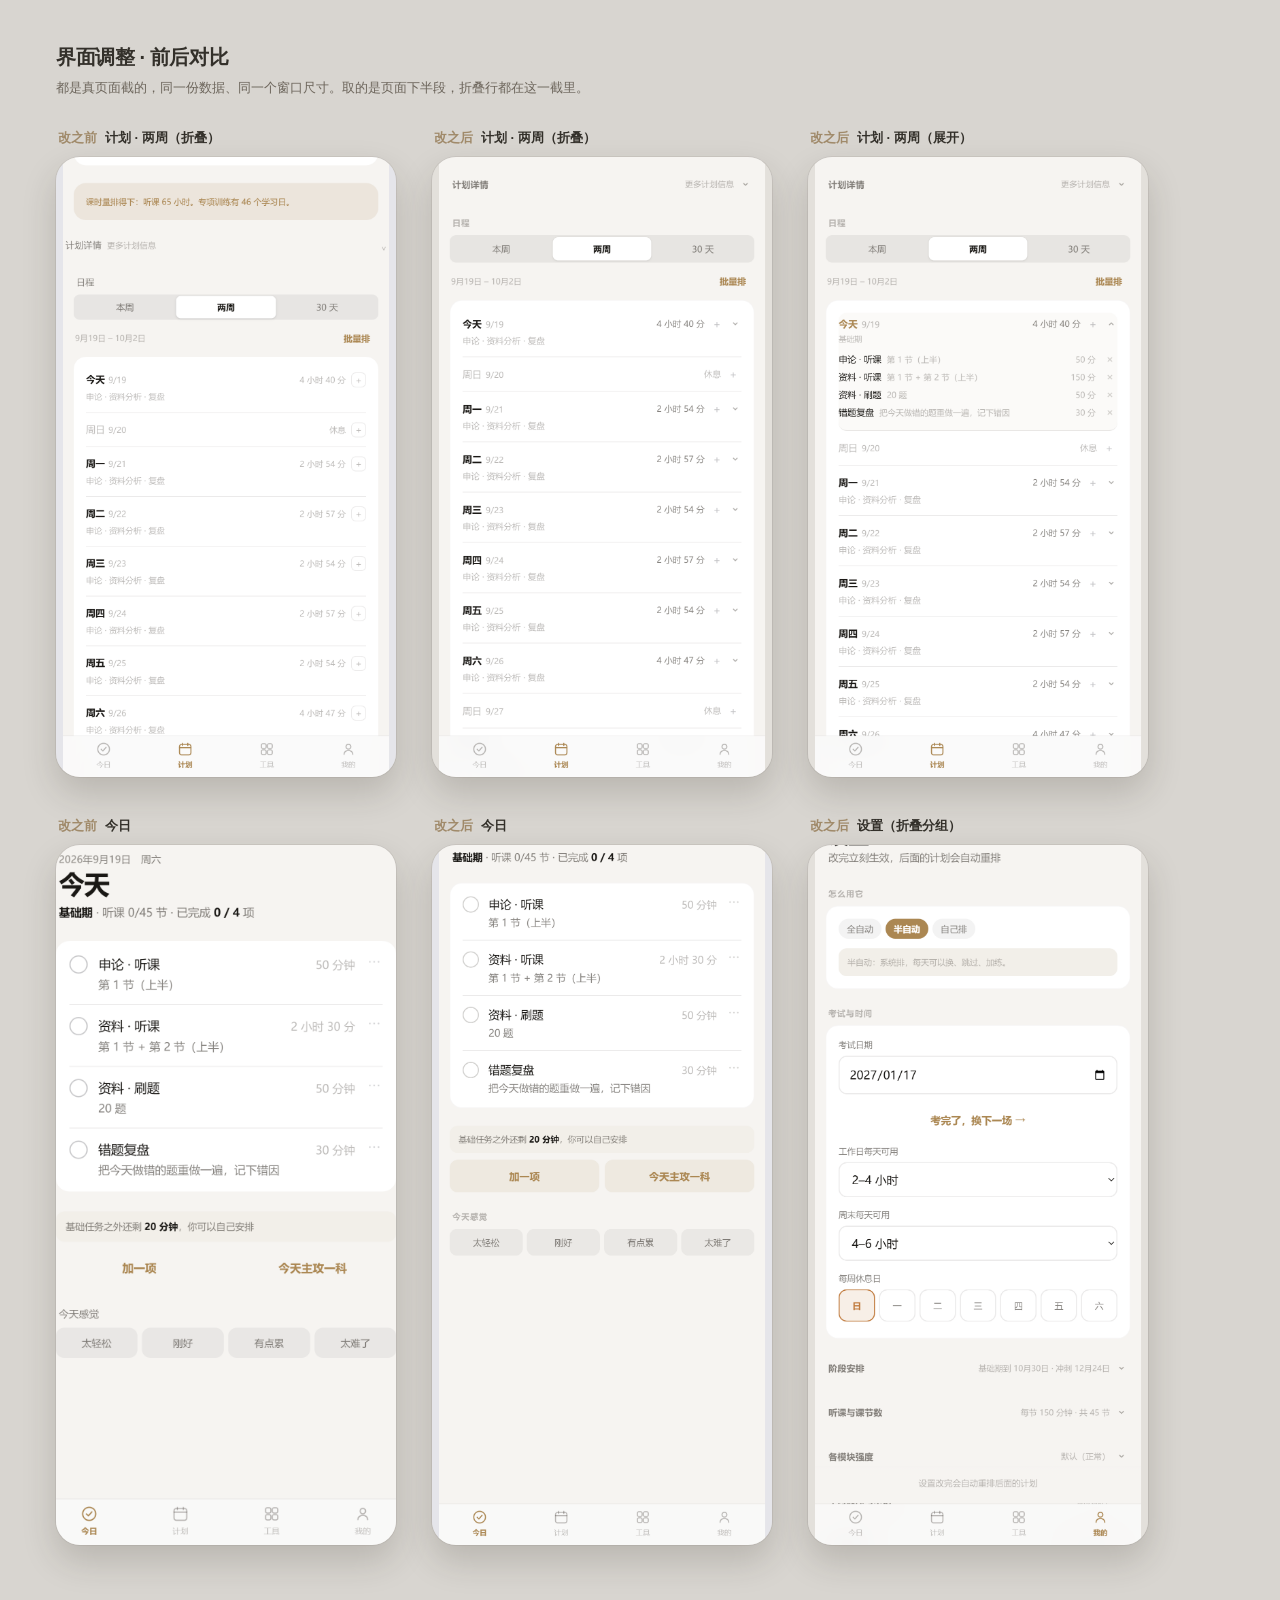
<file: mockups/ui-before-after.html>
<!DOCTYPE html>
<html lang="zh-CN">
<head>
<meta charset="utf-8">
<title>界面调整 · 前后对比</title>
<style>
  body {
    margin: 0; padding: 44px 56px 60px;
    background: #d8d5d0;
    font-family: -apple-system, BlinkMacSystemFont, "PingFang SC", "Microsoft YaHei", sans-serif;
    color: #33302a;
  }
  h1 { margin: 0 0 6px; font-size: 20px; font-weight: 700; letter-spacing: -.4px; }
  p  { margin: 0 0 30px; font-size: 13px; color: #6d665c; line-height: 1.7; }
  .pair { display: flex; gap: 36px; align-items: flex-start; margin-bottom: 40px; }
  .shot { width: 340px; flex: 0 0 auto; }
  .shot .lb {
    display: flex; align-items: baseline; gap: 8px; margin: 0 0 10px; padding-left: 2px;
    font-size: 13px; font-weight: 650;
  }
  .shot .lb em { font-style: normal; color: #a08a6a; font-weight: 700; }
  /* 只取页面下半段——要看的折叠行都在这一截里 */
  .shot img {
    display: block; width: 340px; height: 620px;
    object-fit: cover; object-position: 50% 100%;
    border-radius: 24px;
    box-shadow: 0 16px 34px rgba(45,38,30,.18), 0 0 0 1px rgba(45,38,30,.07);
  }
  .shot.tall img { height: 700px; }
</style>
</head>
<body>
  <h1>界面调整 · 前后对比</h1>
  <p>都是真页面截的，同一份数据、同一个窗口尺寸。取的是页面下半段，折叠行都在这一截里。</p>

  <div class="pair">
    <div class="shot">
      <div class="lb"><em>改之前</em>计划 · 两周（折叠）</div>
      <img src="shot-plan-two.png" alt="改之前">
    </div>
    <div class="shot">
      <div class="lb"><em>改之后</em>计划 · 两周（折叠）</div>
      <img src="after-plan-two.png" alt="改之后">
    </div>
    <div class="shot">
      <div class="lb"><em>改之后</em>计划 · 两周（展开）</div>
      <img src="after-plan-open.png" alt="展开">
    </div>
  </div>

  <div class="pair">
    <div class="shot tall">
      <div class="lb"><em>改之前</em>今日</div>
      <img src="now-today.png" alt="改之前">
    </div>
    <div class="shot tall">
      <div class="lb"><em>改之后</em>今日</div>
      <img src="v2-today.png" alt="改之后">
    </div>
    <div class="shot tall">
      <div class="lb"><em>改之后</em>设置（折叠分组）</div>
      <img src="after-settings.png" alt="设置">
    </div>
  </div>
</body>
</html>
</file>
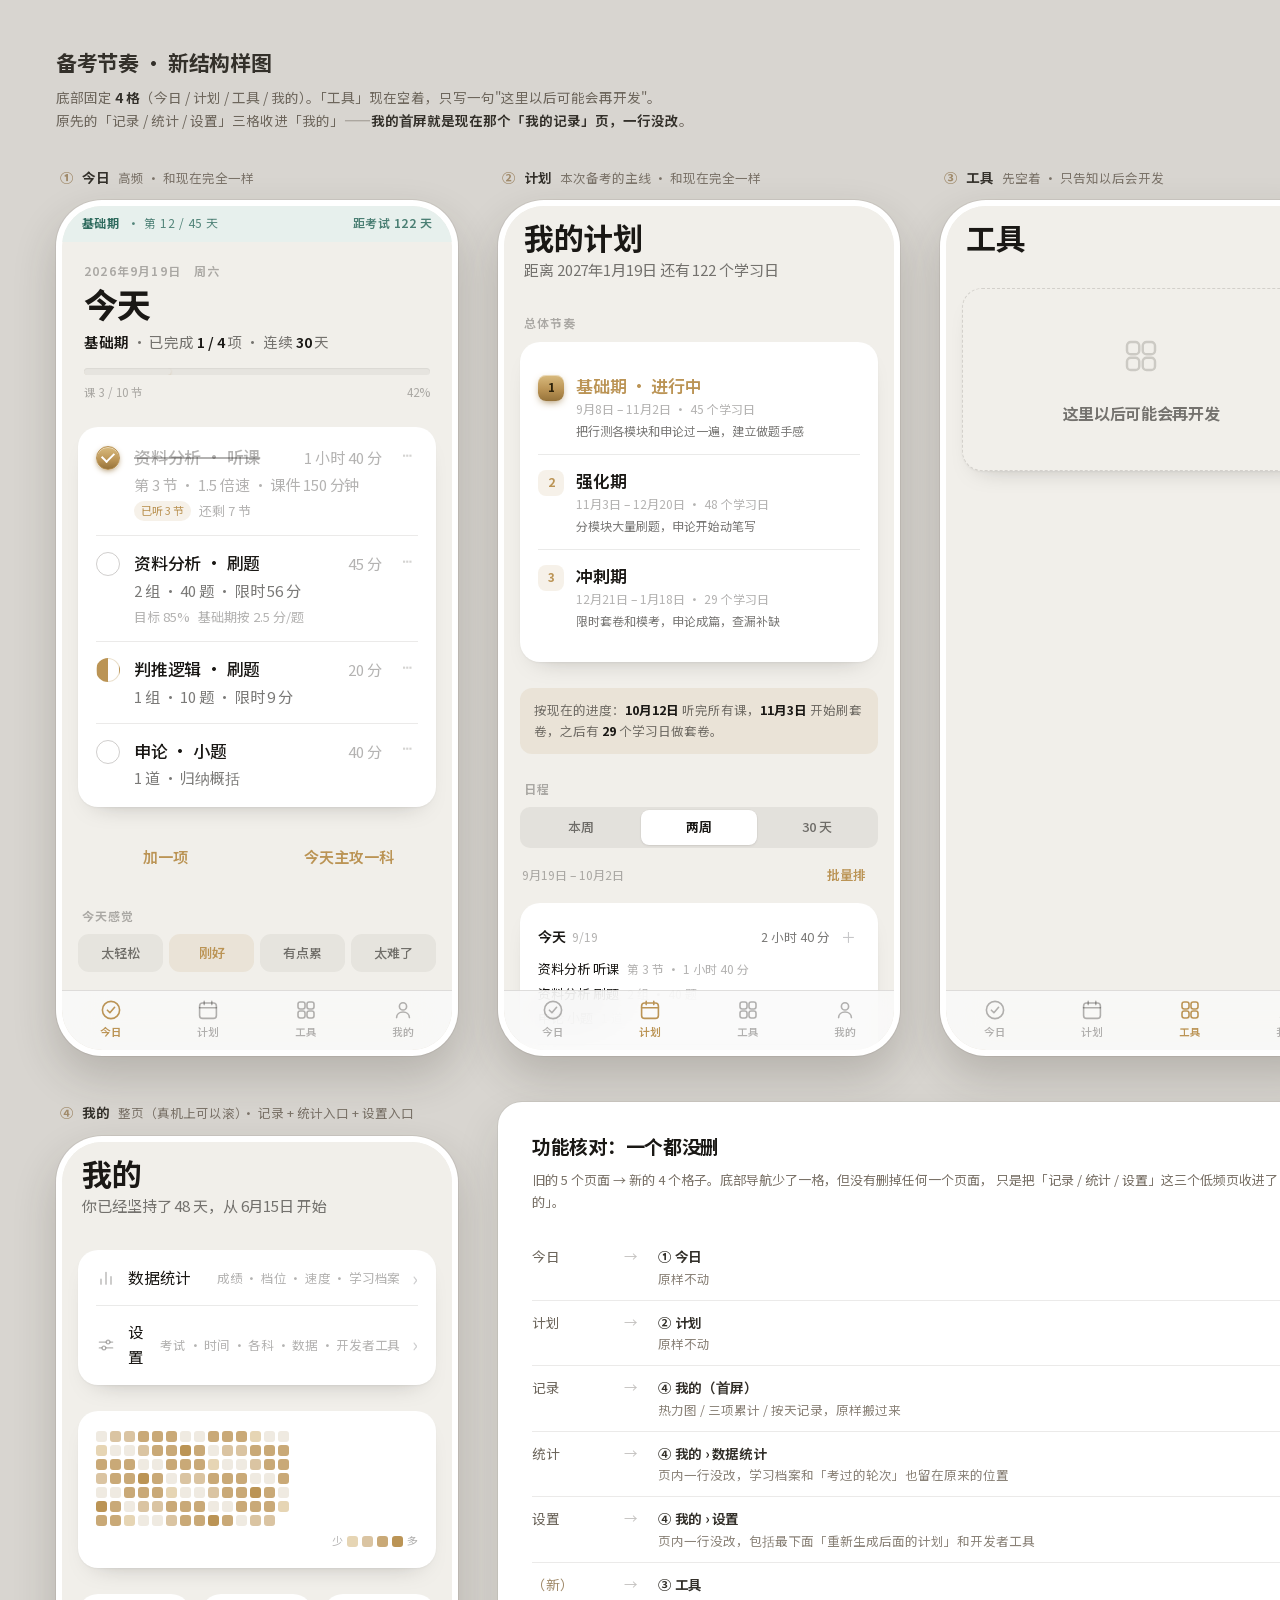
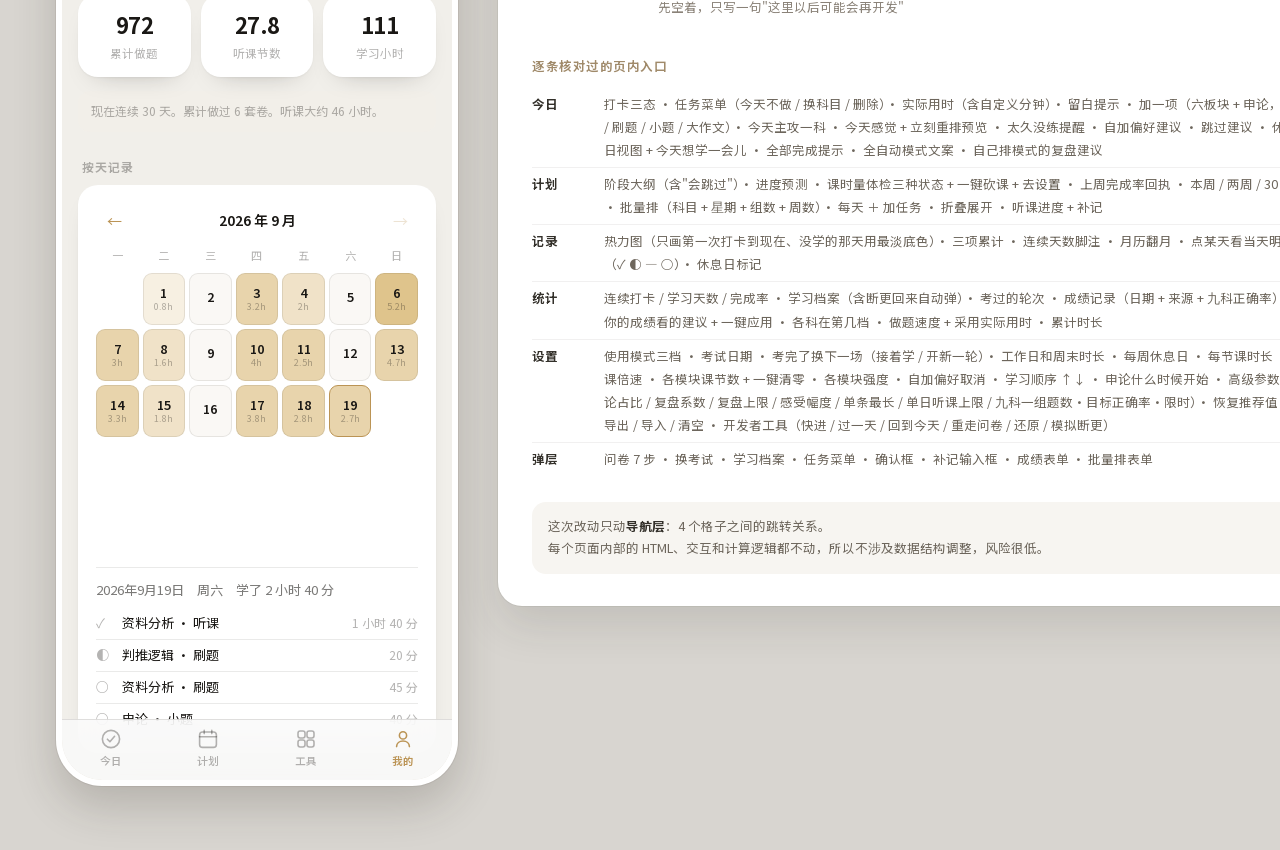
<file: mockups/ui-v2.html>
<!DOCTYPE html>
<html lang="zh-CN">
<head>
<meta charset="utf-8">
<title>备考节奏 · 新结构样图</title>
<link rel="stylesheet" href="../css/styles.css">
<style>
  /* =====================================================================
   * 这张样图专用。下面 .phone / .app 的规则只是把 app 装进手机框里，
   * 真实页面里不存在。其余全部复用现有 styles.css —— 包括热力图
   * (.heatmap/.hm-cell)、月历 (.cal-grid/.cal-cell)、按天记录 (.rec-day/.rec-row)，
   * 所以「我的」那一屏和现在真机上的「我的记录」页长得一模一样。
   * ===================================================================== */

  body { background: #d8d5d0; padding: 46px 56px 64px; }

  .board-title { margin: 0 0 6px; font-size: 21px; font-weight: 700; letter-spacing: -.4px; color: #33302a; }
  .board-sub   { margin: 0 0 34px; font-size: 13.5px; color: #6d665c; line-height: 1.75; }
  .board-sub b { color: #33302a; font-weight: 650; }

  .brow { display: flex; gap: 40px; align-items: flex-start; }
  .brow + .brow { margin-top: 46px; }
  .col  { flex: 0 0 auto; width: 402px; }

  .col-label {
    display: flex; align-items: baseline; gap: 8px;
    margin: 0 0 12px; padding-left: 4px;
    font-size: 13.5px; font-weight: 650; color: #33302a;
  }
  .col-label i { font-style: normal; color: #a08a6a; font-weight: 700; }
  .col-label span { font-weight: 400; color: #7a7268; font-size: 12.5px; }

  .phone {
    width: 402px; height: 856px;
    background: #fff; border-radius: 46px; padding: 6px;
    box-shadow: 0 20px 44px rgba(45,38,30,.20), 0 0 0 1px rgba(45,38,30,.07);
  }
  .phone.tall { height: 1250px; }

  .phone .app {
    width: 390px; height: 844px; max-width: 390px;
    margin: 0 auto;
    background: var(--bg); color: var(--ink);
    position: relative; overflow: hidden;
    padding-bottom: 84px;
    border-radius: 40px;
  }
  .phone.tall .app { height: 1238px; }

  /* 阶段配色在真实页面里挂在 #app 上，这里改挂 .app */
  .app.stage-base { --stage-tint: #e7f0ed; --stage-ink: #2f6b5e; }

  /* 底部导航在真实页面里是 fixed，装进手机框后要改成 absolute */
  .phone .tabbar {
    position: absolute; left: 0; right: 0;
    transform: none; width: auto; max-width: none;
    border-radius: 0 0 40px 40px;
  }

  /* ---------- 工具页的空状态 ---------- */

  .empty {
    background: transparent;
    border: 1.5px dashed rgba(58,53,46,.16);
    text-align: center;
    padding: 46px 24px 44px;
  }
  .empty-ico { color: rgba(58,53,46,.20); }
  .empty-ico svg { width: 42px; height: 42px; }
  .empty-t { margin-top: 16px; font-size: 16px; font-weight: 650; letter-spacing: -.3px; }
  .empty-d { margin-top: 8px; font-size: 13.5px; line-height: 1.75; color: var(--ink-2); }

  .slot-note {
    font-size: 12.5px; color: var(--ink-2); line-height: 1.75;
    background: #f2efe9; border-radius: var(--radius-s); padding: 12px 14px;
  }
  .slot-note b { color: var(--ink); font-weight: 650; }

  /* ---------- 我的页：入口列表 ---------- */

  .list { padding: 2px 18px; }
  .lrow {
    display: flex; align-items: center; gap: 12px;
    padding: 14px 0; border-bottom: 1px solid var(--line);
    font-size: 15.5px; letter-spacing: -.2px;
  }
  .lrow:last-child { border-bottom: 0; }
  .lrow .gi { flex: 0 0 auto; width: 20px; height: 20px; color: var(--ink-3); }
  .lrow .grow2 { flex: 1; min-width: 0; }
  .lrow .note { flex: 0 0 auto; font-size: 12.5px; color: var(--ink-3); }
  .chev { flex: 0 0 auto; color: rgba(60,60,67,.26); font-size: 19px; line-height: 1; }

  /* ---------- 右侧：功能核对面板 ---------- */

  .panel {
    width: 844px; flex: 0 0 auto;
    background: #fff; border-radius: 24px;
    padding: 30px 34px 32px;
    box-shadow: 0 20px 44px rgba(45,38,30,.12), 0 0 0 1px rgba(45,38,30,.06);
  }
  .panel h2 { margin: 0 0 6px; font-size: 19px; font-weight: 700; letter-spacing: -.3px; }
  .panel .p-sub { margin: 0 0 22px; font-size: 13px; color: #7a7268; line-height: 1.7; }

  table.map { width: 100%; border-collapse: collapse; font-size: 13.5px; }
  table.map td { padding: 11px 0; border-bottom: 1px solid rgba(58,53,46,.10); vertical-align: top; }
  table.map tr:last-child td { border-bottom: 0; }
  table.map .from { width: 92px; color: #6d665c; }
  table.map .arrow { width: 34px; color: rgba(58,53,46,.30); }
  table.map .to b { font-weight: 650; letter-spacing: -.2px; color: #33302a; }
  table.map .to span { display: block; font-size: 12.5px; color: #8a8278; margin-top: 1px; }
  table.map tr.new .from { color: #a08a6a; }

  .p-block { margin-top: 28px; }
  .p-block h3 {
    margin: 0 0 12px; font-size: 12.5px; font-weight: 650;
    letter-spacing: .04em; color: #a08a6a;
  }
  .p-audit { font-size: 12.5px; line-height: 1.85; color: #6d665c; }
  .p-audit div { display: flex; gap: 10px; padding: 5px 0; border-bottom: 1px solid rgba(58,53,46,.07); }
  .p-audit div:last-child { border-bottom: 0; }
  .p-audit b { flex: 0 0 62px; font-weight: 650; color: #33302a; }
  .p-audit span { flex: 1; min-width: 0; }

  .p-foot {
    margin-top: 26px; padding: 14px 16px;
    background: #f7f5f1; border-radius: 14px;
    font-size: 12.5px; line-height: 1.75; color: #6d665c;
  }
  .p-foot b { color: #33302a; }
</style>
</head>
<body>

<h1 class="board-title">备考节奏 · 新结构样图</h1>
<p class="board-sub">
  底部固定 <b>4 格</b>（今日 / 计划 / 工具 / 我的）。「工具」现在空着，只写一句"这里以后可能会再开发"。<br>
  原先的「记录 / 统计 / 设置」三格收进「我的」——<b>我的首屏就是现在那个「我的记录」页，一行没改</b>。
</p>

<div class="brow">

  <!-- ============================================================
       ① 今日
       ============================================================ -->
  <div class="col">
    <div class="col-label"><i>①</i>今日 <span>高频 · 和现在完全一样</span></div>
    <div class="phone">
      <div class="app stage-base">
        <div class="screen">

          <div class="stage-band">基础期 <span>· 第 12 / 45 天</span><i>距考试 122 天</i></div>

          <div class="today-head">
            <div class="date">2026年9月19日　周六</div>
            <h1>今天</h1>
            <div class="state"><i>基础期</i> · 已完成 <b>1 / 4</b> 项 · 连续 <b>30</b> 天</div>
            <div class="daybar"><i style="width:25%"></i></div>
            <div class="daybar-meta"><span>课 3 / 10 节</span><span>42%</span></div>
          </div>

          <div class="section">
            <div class="card tasks">

              <div class="task is-done">
                <span class="tick done"></span>
                <div class="task-body">
                  <div class="task-top">
                    <span class="task-title">资料分析 · 听课</span>
                    <span class="task-min">1 小时 40 分</span>
                  </div>
                  <div class="task-detail">第 3 节 · 1.5 倍速 · 课件 150 分钟</div>
                  <div class="task-meta"><span class="pill">已听 3 节</span><span>还剩 7 节</span></div>
                </div>
                <button class="del">⋯</button>
              </div>

              <div class="task">
                <span class="tick"></span>
                <div class="task-body">
                  <div class="task-top">
                    <span class="task-title">资料分析 · 刷题</span>
                    <span class="task-min">45 分</span>
                  </div>
                  <div class="task-detail">2 组 · 40 题 · 限时 56 分</div>
                  <div class="task-meta"><span>目标 85%</span><span>基础期按 2.5 分/题</span></div>
                </div>
                <button class="del">⋯</button>
              </div>

              <div class="task">
                <span class="tick half"></span>
                <div class="task-body">
                  <div class="task-top">
                    <span class="task-title">判推逻辑 · 刷题</span>
                    <span class="task-min">20 分</span>
                  </div>
                  <div class="task-detail">1 组 · 10 题 · 限时 9 分</div>
                </div>
                <button class="del">⋯</button>
              </div>

              <div class="task">
                <span class="tick"></span>
                <div class="task-body">
                  <div class="task-top">
                    <span class="task-title">申论 · 小题</span>
                    <span class="task-min">40 分</span>
                  </div>
                  <div class="task-detail">1 道 · 归纳概括</div>
                </div>
                <button class="del">⋯</button>
              </div>

            </div>
          </div>

          <div class="section">
            <div class="row" style="gap:8px">
              <button class="btn grow ghost">加一项</button>
              <button class="btn grow ghost">今天主攻一科</button>
            </div>
          </div>

          <div class="section">
            <p class="section-title">今天感觉</p>
            <div class="moods">
              <button class="mood">太轻松</button>
              <button class="mood on">刚好</button>
              <button class="mood">有点累</button>
              <button class="mood">太难了</button>
            </div>
          </div>

        </div>

        <div class="tabbar">
          <button class="tab on">
            <svg class="ico" viewBox="0 0 24 24" fill="none" stroke="currentColor" stroke-width="1.6" stroke-linecap="round" stroke-linejoin="round"><circle cx="12" cy="12" r="8.6"/><path d="M8.4 12.2l2.5 2.5 4.7-5.4"/></svg>
            今日
          </button>
          <button class="tab">
            <svg class="ico" viewBox="0 0 24 24" fill="none" stroke="currentColor" stroke-width="1.6" stroke-linecap="round" stroke-linejoin="round"><rect x="3.6" y="5" width="16.8" height="15.4" rx="3"/><path d="M3.6 9.8h16.8M8.2 3.4v3.2M15.8 3.4v3.2"/></svg>
            计划
          </button>
          <button class="tab">
            <svg class="ico" viewBox="0 0 24 24" fill="none" stroke="currentColor" stroke-width="1.6" stroke-linecap="round" stroke-linejoin="round"><rect x="4" y="4" width="7" height="7" rx="2.2"/><rect x="13" y="4" width="7" height="7" rx="2.2"/><rect x="4" y="13" width="7" height="7" rx="2.2"/><rect x="13" y="13" width="7" height="7" rx="2.2"/></svg>
            工具
          </button>
          <button class="tab">
            <svg class="ico" viewBox="0 0 24 24" fill="none" stroke="currentColor" stroke-width="1.6" stroke-linecap="round" stroke-linejoin="round"><circle cx="12" cy="8.4" r="3.6"/><path d="M5.6 19.6c0-3.4 2.9-5.6 6.4-5.6s6.4 2.2 6.4 5.6"/></svg>
            我的
          </button>
        </div>
      </div>
    </div>
  </div>

  <!-- ============================================================
       ② 计划
       ============================================================ -->
  <div class="col">
    <div class="col-label"><i>②</i>计划 <span>本次备考的主线 · 和现在完全一样</span></div>
    <div class="phone">
      <div class="app stage-base">
        <div class="screen">

          <div class="top">
            <h1>我的计划</h1>
            <div class="sub">距离 2027年1月19日 还有 122 个学习日</div>
          </div>

          <div class="section">
            <p class="section-title">总体节奏</p>
            <div class="card">
              <div class="stage cur">
                <div class="stage-idx">1</div>
                <div class="grow">
                  <div class="stage-name">基础期 · 进行中</div>
                  <div class="stage-date">9月8日 – 11月2日 · 45 个学习日</div>
                  <div class="tiny muted" style="margin-top:3px">把行测各模块和申论过一遍，建立做题手感</div>
                </div>
              </div>
              <div class="stage">
                <div class="stage-idx">2</div>
                <div class="grow">
                  <div class="stage-name">强化期</div>
                  <div class="stage-date">11月3日 – 12月20日 · 48 个学习日</div>
                  <div class="tiny muted" style="margin-top:3px">分模块大量刷题，申论开始动笔写</div>
                </div>
              </div>
              <div class="stage">
                <div class="stage-idx">3</div>
                <div class="grow">
                  <div class="stage-name">冲刺期</div>
                  <div class="stage-date">12月21日 – 1月18日 · 29 个学习日</div>
                  <div class="tiny muted" style="margin-top:3px">限时套卷和模考，申论成篇，查漏补缺</div>
                </div>
              </div>
            </div>
          </div>

          <div class="section">
            <div style="font-size:12.5px;line-height:1.7;background:var(--primary-s);border-radius:12px;padding:12px 14px;color:var(--ink-2)">
              按现在的进度：<b style="color:var(--ink)">10月12日</b> 听完所有课，<b style="color:var(--ink)">11月3日</b> 开始刷套卷，之后有 <b style="color:var(--ink)">29</b> 个学习日做套卷。
            </div>
          </div>

          <div class="section">
            <p class="section-title">日程</p>
            <div class="segmented">
              <button>本周</button>
              <button class="on">两周</button>
              <button>30 天</button>
            </div>
            <div class="row between" style="margin-top:10px;align-items:center">
              <span class="range-note" style="margin:0">9月19日 – 10月2日</span>
              <button class="btn sm ghost">批量排</button>
            </div>
            <div class="card" style="margin-top:10px">

              <div class="plan-day">
                <div class="pd-head">
                  <div class="pd-date">今天<small>9/19</small></div>
                  <div class="pd-right">
                    <span class="pd-total">2 小时 40 分</span>
                    <button class="pd-add">＋</button>
                  </div>
                </div>
                <div class="pd-tasks">
                  <div class="pd-task"><span class="pd-t">资料分析 听课</span><span class="pd-d">第 3 节 · 1 小时 40 分</span></div>
                  <div class="pd-task"><span class="pd-t">资料分析 刷题</span><span class="pd-d">2 组 · 40 题</span></div>
                  <div class="pd-task"><span class="pd-t">申论 小题</span><span class="pd-d">1 道</span></div>
                </div>
              </div>

              <div class="plan-day">
                <div class="pd-head">
                  <div class="pd-date">周日<small>9/20</small></div>
                  <div class="pd-right"><span class="pd-total">不排任务</span></div>
                </div>
              </div>

              <div class="plan-day">
                <div class="pd-head">
                  <div class="pd-date">周一<small>9/21</small></div>
                  <div class="pd-right">
                    <span class="pd-total">3 小时 10 分</span>
                    <button class="pd-add">＋</button>
                  </div>
                </div>
                <div class="pd-tasks">
                  <div class="pd-task"><span class="pd-t">资料分析 听课</span><span class="pd-d">第 4 节 · 1 小时 40 分</span></div>
                  <div class="pd-task"><span class="pd-t">言语理解 刷题</span><span class="pd-d">2 组 · 60 题</span></div>
                </div>
              </div>

            </div>
          </div>

          <div class="section">
            <p class="section-title">听课进度</p>
            <div class="card">
              <div class="prog-sum">共 80 节 · 已听 12 节 · 还剩 <b>68</b> 节</div>
              <div class="prog">
                <span class="prog-name">资料分析</span>
                <span class="prog-bar"><i style="width:30%"></i></span>
                <span class="prog-val">剩 7 节</span>
                <button class="prog-fix">补记</button>
              </div>
              <div class="prog">
                <span class="prog-name">言语理解</span>
                <span class="prog-bar"><i style="width:10%"></i></span>
                <span class="prog-val">剩 9 节</span>
                <button class="prog-fix">补记</button>
              </div>
            </div>
          </div>

        </div>

        <div class="tabbar">
          <button class="tab">
            <svg class="ico" viewBox="0 0 24 24" fill="none" stroke="currentColor" stroke-width="1.6" stroke-linecap="round" stroke-linejoin="round"><circle cx="12" cy="12" r="8.6"/><path d="M8.4 12.2l2.5 2.5 4.7-5.4"/></svg>
            今日
          </button>
          <button class="tab on">
            <svg class="ico" viewBox="0 0 24 24" fill="none" stroke="currentColor" stroke-width="1.6" stroke-linecap="round" stroke-linejoin="round"><rect x="3.6" y="5" width="16.8" height="15.4" rx="3"/><path d="M3.6 9.8h16.8M8.2 3.4v3.2M15.8 3.4v3.2"/></svg>
            计划
          </button>
          <button class="tab">
            <svg class="ico" viewBox="0 0 24 24" fill="none" stroke="currentColor" stroke-width="1.6" stroke-linecap="round" stroke-linejoin="round"><rect x="4" y="4" width="7" height="7" rx="2.2"/><rect x="13" y="4" width="7" height="7" rx="2.2"/><rect x="4" y="13" width="7" height="7" rx="2.2"/><rect x="13" y="13" width="7" height="7" rx="2.2"/></svg>
            工具
          </button>
          <button class="tab">
            <svg class="ico" viewBox="0 0 24 24" fill="none" stroke="currentColor" stroke-width="1.6" stroke-linecap="round" stroke-linejoin="round"><circle cx="12" cy="8.4" r="3.6"/><path d="M5.6 19.6c0-3.4 2.9-5.6 6.4-5.6s6.4 2.2 6.4 5.6"/></svg>
            我的
          </button>
        </div>
      </div>
    </div>
  </div>

  <!-- ============================================================
       ③ 工具（先空着）
       ============================================================ -->
  <div class="col">
    <div class="col-label"><i>③</i>工具 <span>先空着 · 只告知以后会开发</span></div>
    <div class="phone">
      <div class="app stage-base">
        <div class="screen">

          <div class="top">
            <h1>工具</h1>
          </div>

          <div class="section">
            <div class="card empty">
              <div class="empty-ico">
                <svg viewBox="0 0 24 24" fill="none" stroke="currentColor" stroke-width="1.4" stroke-linecap="round" stroke-linejoin="round"><rect x="4" y="4" width="7" height="7" rx="2.2"/><rect x="13" y="4" width="7" height="7" rx="2.2"/><rect x="4" y="13" width="7" height="7" rx="2.2"/><rect x="13" y="13" width="7" height="7" rx="2.2"/></svg>
              </div>
              <div class="empty-t">这里以后可能会再开发</div>
            </div>
          </div>

        </div>

        <div class="tabbar">
          <button class="tab">
            <svg class="ico" viewBox="0 0 24 24" fill="none" stroke="currentColor" stroke-width="1.6" stroke-linecap="round" stroke-linejoin="round"><circle cx="12" cy="12" r="8.6"/><path d="M8.4 12.2l2.5 2.5 4.7-5.4"/></svg>
            今日
          </button>
          <button class="tab">
            <svg class="ico" viewBox="0 0 24 24" fill="none" stroke="currentColor" stroke-width="1.6" stroke-linecap="round" stroke-linejoin="round"><rect x="3.6" y="5" width="16.8" height="15.4" rx="3"/><path d="M3.6 9.8h16.8M8.2 3.4v3.2M15.8 3.4v3.2"/></svg>
            计划
          </button>
          <button class="tab on">
            <svg class="ico" viewBox="0 0 24 24" fill="none" stroke="currentColor" stroke-width="1.6" stroke-linecap="round" stroke-linejoin="round"><rect x="4" y="4" width="7" height="7" rx="2.2"/><rect x="13" y="4" width="7" height="7" rx="2.2"/><rect x="4" y="13" width="7" height="7" rx="2.2"/><rect x="13" y="13" width="7" height="7" rx="2.2"/></svg>
            工具
          </button>
          <button class="tab">
            <svg class="ico" viewBox="0 0 24 24" fill="none" stroke="currentColor" stroke-width="1.6" stroke-linecap="round" stroke-linejoin="round"><circle cx="12" cy="8.4" r="3.6"/><path d="M5.6 19.6c0-3.4 2.9-5.6 6.4-5.6s6.4 2.2 6.4 5.6"/></svg>
            我的
          </button>
        </div>
      </div>
    </div>
  </div>

</div>

<div class="brow">

  <!-- ============================================================
       ④ 我的（整页）
       ============================================================ -->
  <div class="col">
    <div class="col-label"><i>④</i>我的 <span>整页（真机上可以滚）· 记录 + 统计入口 + 设置入口</span></div>
    <div class="phone tall">
      <div class="app stage-base">
        <div class="screen">

          <div class="top">
            <h1>我的</h1>
            <div class="sub">你已经坚持了 48 天，从 6月15日 开始</div>
          </div>

          <div class="section">
            <div class="card list">

              <div class="lrow">
                <svg class="gi" viewBox="0 0 24 24" fill="none" stroke="currentColor" stroke-width="1.6" stroke-linecap="round" stroke-linejoin="round"><path d="M6 19.4v-6M12 19.4V5.2M18 19.4v-9"/></svg>
                <span class="grow2">数据统计</span>
                <span class="note">成绩 · 档位 · 速度 · 学习档案</span>
                <span class="chev">›</span>
              </div>

              <div class="lrow">
                <svg class="gi" viewBox="0 0 24 24" fill="none" stroke="currentColor" stroke-width="1.6" stroke-linecap="round" stroke-linejoin="round"><path d="M4 8.5h8M17 8.5h3M4 15.5h3M12 15.5h8"/><circle cx="14.5" cy="8.5" r="2.2"/><circle cx="9.5" cy="15.5" r="2.2"/></svg>
                <span class="grow2">设置</span>
                <span class="note">考试 · 时间 · 各科 · 数据 · 开发者工具</span>
                <span class="chev">›</span>
              </div>

            </div>
          </div>

          <!-- ---- 以下和现在真机上的「我的记录」页完全一致 ---- -->

          <div class="section">
            <div class="card">
              <div class="heatmap" id="heatmap"></div>
              <div class="hm-legend">少
                <span class="hm-cell lv1"></span><span class="hm-cell lv2"></span>
                <span class="hm-cell lv3"></span><span class="hm-cell lv4"></span>多
              </div>
            </div>
          </div>

          <div class="section">
            <div class="metrics">
              <div class="metric"><div class="v">972</div><div class="k">累计做题</div></div>
              <div class="metric"><div class="v">27.8</div><div class="k">听课节数</div></div>
              <div class="metric"><div class="v">111</div><div class="k">学习小时</div></div>
            </div>
            <div class="footnote">现在连续 30 天。累计做过 6 套卷。听课大约 46 小时。</div>
          </div>

          <div class="section">
            <p class="section-title">按天记录</p>
            <div class="card">

              <div class="row between" style="align-items:center;margin-bottom:8px">
                <button class="ord-mv" aria-label="上个月">←</button>
                <span style="font-size:14px;font-weight:600">2026 年 9 月</span>
                <button class="ord-mv" disabled aria-label="下个月">→</button>
              </div>

              <div class="cal-grid" id="calgrid"></div>

              <div class="rec-day">
                <div class="rec-day-head">2026年9月19日　周六　学了 2 小时 40 分</div>
                <div class="rec-row"><span class="rm">✓</span><span class="rt">资料分析 · 听课</span><span class="rv">1 小时 40 分</span></div>
                <div class="rec-row"><span class="rm">◐</span><span class="rt">判推逻辑 · 刷题</span><span class="rv">20 分</span></div>
                <div class="rec-row"><span class="rm">○</span><span class="rt">资料分析 · 刷题</span><span class="rv">45 分</span></div>
                <div class="rec-row"><span class="rm">○</span><span class="rt">申论 · 小题</span><span class="rv">40 分</span></div>
              </div>

            </div>
          </div>

        </div>

        <div class="tabbar">
          <button class="tab">
            <svg class="ico" viewBox="0 0 24 24" fill="none" stroke="currentColor" stroke-width="1.6" stroke-linecap="round" stroke-linejoin="round"><circle cx="12" cy="12" r="8.6"/><path d="M8.4 12.2l2.5 2.5 4.7-5.4"/></svg>
            今日
          </button>
          <button class="tab">
            <svg class="ico" viewBox="0 0 24 24" fill="none" stroke="currentColor" stroke-width="1.6" stroke-linecap="round" stroke-linejoin="round"><rect x="3.6" y="5" width="16.8" height="15.4" rx="3"/><path d="M3.6 9.8h16.8M8.2 3.4v3.2M15.8 3.4v3.2"/></svg>
            计划
          </button>
          <button class="tab">
            <svg class="ico" viewBox="0 0 24 24" fill="none" stroke="currentColor" stroke-width="1.6" stroke-linecap="round" stroke-linejoin="round"><rect x="4" y="4" width="7" height="7" rx="2.2"/><rect x="13" y="4" width="7" height="7" rx="2.2"/><rect x="4" y="13" width="7" height="7" rx="2.2"/><rect x="13" y="13" width="7" height="7" rx="2.2"/></svg>
            工具
          </button>
          <button class="tab on">
            <svg class="ico" viewBox="0 0 24 24" fill="none" stroke="currentColor" stroke-width="1.6" stroke-linecap="round" stroke-linejoin="round"><circle cx="12" cy="8.4" r="3.6"/><path d="M5.6 19.6c0-3.4 2.9-5.6 6.4-5.6s6.4 2.2 6.4 5.6"/></svg>
            我的
          </button>
        </div>
      </div>
    </div>
  </div>

  <!-- ============================================================
       右侧：功能核对
       ============================================================ -->
  <div class="panel">
    <h2>功能核对：一个都没删</h2>
    <div class="p-sub">
      旧的 5 个页面 → 新的 4 个格子。底部导航少了一格，但没有删掉任何一个页面，
      只是把「记录 / 统计 / 设置」这三个低频页收进了「我的」。
    </div>

    <table class="map">
      <tr>
        <td class="from">今日</td><td class="arrow">→</td>
        <td class="to"><b>① 今日</b><span>原样不动</span></td>
      </tr>
      <tr>
        <td class="from">计划</td><td class="arrow">→</td>
        <td class="to"><b>② 计划</b><span>原样不动</span></td>
      </tr>
      <tr>
        <td class="from">记录</td><td class="arrow">→</td>
        <td class="to"><b>④ 我的（首屏）</b><span>热力图 / 三项累计 / 按天记录，原样搬过来</span></td>
      </tr>
      <tr>
        <td class="from">统计</td><td class="arrow">→</td>
        <td class="to"><b>④ 我的 › 数据统计</b><span>页内一行没改，学习档案和「考过的轮次」也留在原来的位置</span></td>
      </tr>
      <tr>
        <td class="from">设置</td><td class="arrow">→</td>
        <td class="to"><b>④ 我的 › 设置</b><span>页内一行没改，包括最下面「重新生成后面的计划」和开发者工具</span></td>
      </tr>
      <tr class="new">
        <td class="from">（新）</td><td class="arrow">→</td>
        <td class="to"><b>③ 工具</b><span>先空着，只写一句"这里以后可能会再开发"</span></td>
      </tr>
    </table>

    <div class="p-block">
      <h3>逐条核对过的页内入口</h3>
      <div class="p-audit">
        <div><b>今日</b><span>打卡三态 · 任务菜单（今天不做 / 换科目 / 删除）· 实际用时（含自定义分钟）· 留白提示 · 加一项（六板块 + 申论，听课 / 刷题 / 小题 / 大作文）· 今天主攻一科 · 今天感觉 + 立刻重排预览 · 太久没练提醒 · 自加偏好建议 · 跳过建议 · 休息日视图 + 今天想学一会儿 · 全部完成提示 · 全自动模式文案 · 自己排模式的复盘建议</span></div>
        <div><b>计划</b><span>阶段大纲（含"会跳过"）· 进度预测 · 课时量体检三种状态 + 一键砍课 + 去设置 · 上周完成率回执 · 本周 / 两周 / 30 天 · 批量排（科目 + 星期 + 组数 + 周数）· 每天 ＋ 加任务 · 折叠展开 · 听课进度 + 补记</span></div>
        <div><b>记录</b><span>热力图（只画第一次打卡到现在、没学的那天用最淡底色）· 三项累计 · 连续天数脚注 · 月历翻月 · 点某天看当天明细（✓ ◐ — ○）· 休息日标记</span></div>
        <div><b>统计</b><span>连续打卡 / 学习天数 / 完成率 · 学习档案（含断更回来自动弹）· 考过的轮次 · 成绩记录（日期 + 来源 + 九科正确率）· 按你的成绩看的建议 + 一键应用 · 各科在第几档 · 做题速度 + 采用实际用时 · 累计时长</span></div>
        <div><b>设置</b><span>使用模式三档 · 考试日期 · 考完了换下一场（接着学 / 开新一轮）· 工作日和周末时长 · 每周休息日 · 每节课时长 · 听课倍速 · 各模块课节数 + 一键清零 · 各模块强度 · 自加偏好取消 · 学习顺序 ↑↓ · 申论什么时候开始 · 高级参数（申论占比 / 复盘系数 / 复盘上限 / 感受幅度 / 单条最长 / 单日听课上限 / 九科一组题数·目标正确率·限时）· 恢复推荐值 · 导出 / 导入 / 清空 · 开发者工具（快进 / 过一天 / 回到今天 / 重走问卷 / 还原 / 模拟断更）</span></div>
        <div><b>弹层</b><span>问卷 7 步 · 换考试 · 学习档案 · 任务菜单 · 确认框 · 补记输入框 · 成绩表单 · 批量排表单</span></div>
      </div>
    </div>

    <div class="p-foot">
      这次改动只动<b>导航层</b>：4 个格子之间的跳转关系。<br>
      每个页面内部的 HTML、交互和计算逻辑都不动，所以不涉及数据结构调整，风险很低。
    </div>
  </div>

</div>

<script>
  /* 热力图：按真实日期算格子。规则和 app.js 里一样——
   * 一周一列（周一开始），只画"第一次打卡到现在"，没学的那天用最淡底色。 */
  (function () {
    var first = new Date(2026, 5, 15);     // 第一次打卡：6月15日
    var today = new Date(2026, 8, 19);     // 今天：9月19日
    var mins = [0, 45, 190, 120, 0, 310, 180, 95, 0, 240, 150, 0, 280, 200, 110, 0, 230, 165, 160];

    function addDays(d, n) { return new Date(d.getFullYear(), d.getMonth(), d.getDate() + n); }
    function colStart(d) { var wd = d.getDay(); return addDays(d, -(wd === 0 ? 6 : wd - 1)); }

    var cols = '';
    var d = colStart(first), lastCol = colStart(today), guard = 0;
    while (d <= lastCol && guard < 60) {
      guard++;
      var cells = '';
      for (var w = 0; w < 7; w++) {
        var dd = addDays(d, w);
        if (dd > today || dd < first) { cells += '<span class="hm-cell blank"></span>'; continue; }
        var m = mins[Math.round((dd - first) / 86400000) % mins.length];
        var lv = m === 0 ? 0 : m < 60 ? 1 : m < 150 ? 2 : m < 300 ? 3 : 4;
        cells += '<span class="hm-cell lv' + lv + '"></span>';
      }
      cols += '<span class="hm-col">' + cells + '</span>';
      d = addDays(d, 7);
    }
    document.getElementById('heatmap').innerHTML = cols;
  })();

  /* 按天记录：2026 年 9 月的月历，和 app.js 的 recordCalendarHtml 同一套规则。 */
  (function () {
    var y = 2026, mo = 9, todayDay = 19;
    var dayMin = [0, 45, 0, 190, 120, 0, 310, 180, 95, 0, 240, 150, 0, 280, 200, 110, 0, 230, 165, 160];

    function addDays(d, n) { return new Date(d.getFullYear(), d.getMonth(), d.getDate() + n); }
    function lvOf(m) { return m === 0 ? 0 : m < 60 ? 1 : m < 150 ? 2 : m < 300 ? 3 : 4; }

    var firstD = new Date(y, mo - 1, 1);
    var lastD = new Date(y, mo, 0);
    var back = firstD.getDay() === 0 ? 6 : firstD.getDay() - 1;
    var gridStart = addDays(firstD, -back);
    var fwd = lastD.getDay() === 0 ? 0 : 7 - lastD.getDay();
    var gridEnd = addDays(lastD, fwd);

    var heads = ['一', '二', '三', '四', '五', '六', '日']
      .map(function (w) { return '<div class="cal-head">' + w + '</div>'; }).join('');

    var cells = '';
    var d = gridStart, guard = 0;
    while (d <= gridEnd && guard < 45) {
      guard++;
      if (d.getMonth() !== mo - 1 || d.getDate() > todayDay) {
        cells += '<div class="cal-cell out"></div>';
      } else {
        var day = d.getDate();
        var m = dayMin[day] || 0;
        var isRest = d.getDay() === 0;                 // 默认周日休息
        var cls = 'cal-cell rlv' + lvOf(m);
        if (isRest) cls += ' rest';
        if (day === todayDay) cls += ' today sel';
        var label = m ? (Math.round(m / 60 * 10) / 10) + 'h' : (isRest ? '休' : '');
        cells += '<button class="' + cls + '"><span class="cal-d">' + day + '</span>' +
                 '<span class="cal-mini">' + label + '</span></button>';
      }
      d = addDays(d, 1);
    }

    document.getElementById('calgrid').innerHTML = heads + cells;
  })();
</script>

</body>
</html>
</file>
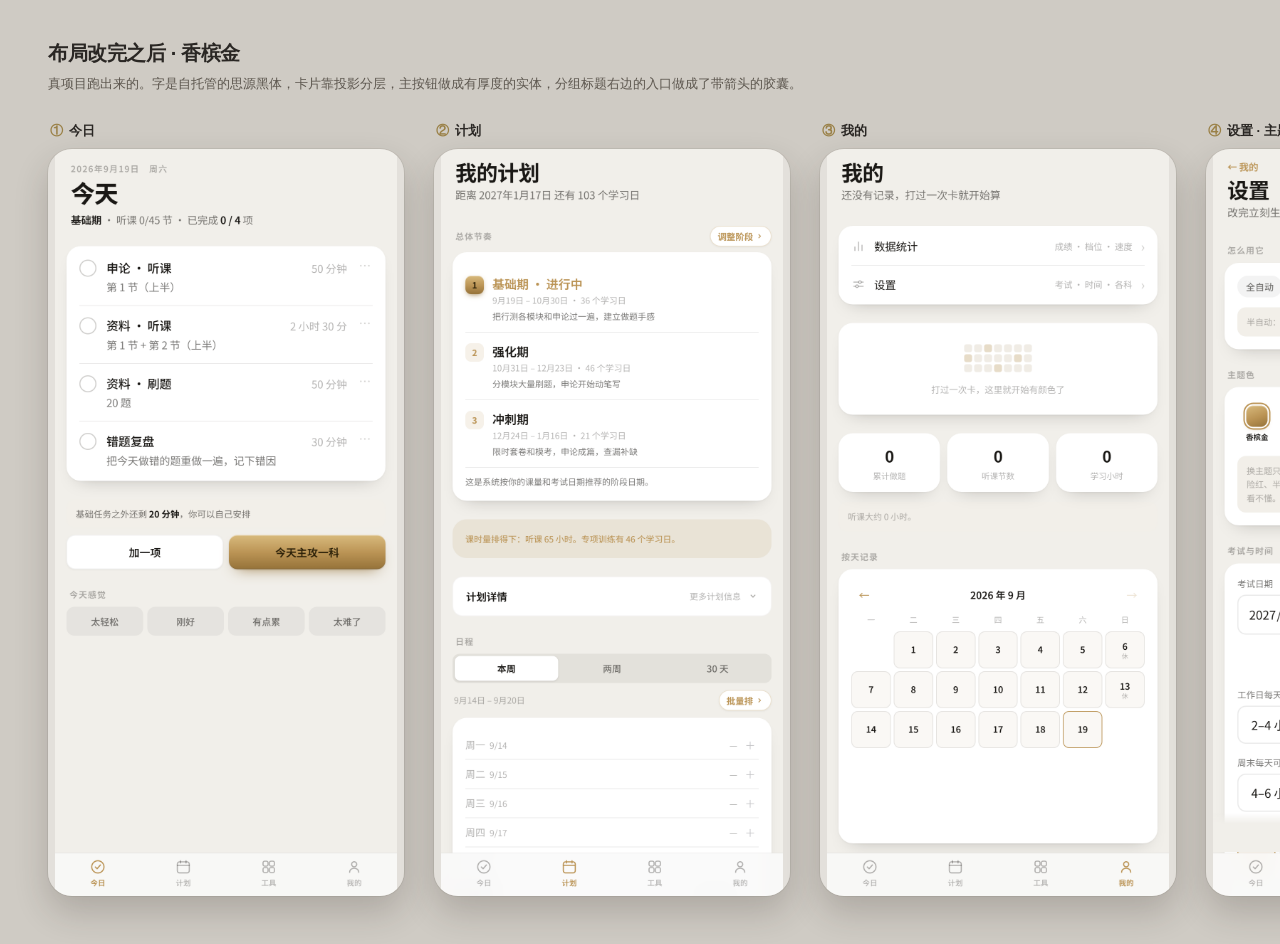
<file: mockups/v3-board.html>
<!DOCTYPE html>
<html lang="zh-CN">
<head>
<meta charset="utf-8">
<title>布局改完之后</title>
<style>
  body {
    margin: 0; padding: 40px 48px 48px;
    background: #cfcbc4;
    font-family: "Noto Sans SC", "PingFang SC", "Microsoft YaHei", sans-serif;
    color: #2a2724;
  }
  h1 { margin: 0 0 6px; font-size: 20px; font-weight: 700; letter-spacing: -.4px; }
  p  { margin: 0 0 26px; font-size: 13px; color: #5d574f; line-height: 1.75; }
  p b { color: #2a2724; }
  .row { display: flex; gap: 30px; align-items: flex-start; }
  .shot { width: 356px; flex: 0 0 auto; }
  .shot .lb { font-size: 13px; font-weight: 700; margin: 0 0 9px; padding-left: 2px; }
  .shot .lb em { font-style: normal; color: #9a8046; margin-right: 6px; }
  .shot img {
    display: block; width: 356px; height: auto; border-radius: 24px;
    box-shadow: 0 16px 34px rgba(38,32,24,.2), 0 0 0 1px rgba(38,32,24,.07);
  }
</style>
</head>
<body>
  <h1>布局改完之后 · 香槟金</h1>
  <p>真项目跑出来的。字是自托管的思源黑体，卡片靠投影分层，主按钮做成有厚度的实体，分组标题右边的入口做成了带箭头的胶囊。</p>
  <div class="row">
    <div class="shot"><div class="lb"><em>①</em>今日</div><img src="v3-today.png" alt=""></div>
    <div class="shot"><div class="lb"><em>②</em>计划</div><img src="v3-plan.png" alt=""></div>
    <div class="shot"><div class="lb"><em>③</em>我的</div><img src="v3-mine.png" alt=""></div>
    <div class="shot"><div class="lb"><em>④</em>设置 · 主题色</div><img src="v3-settings.png" alt=""></div>
  </div>
</body>
</html>
</file>
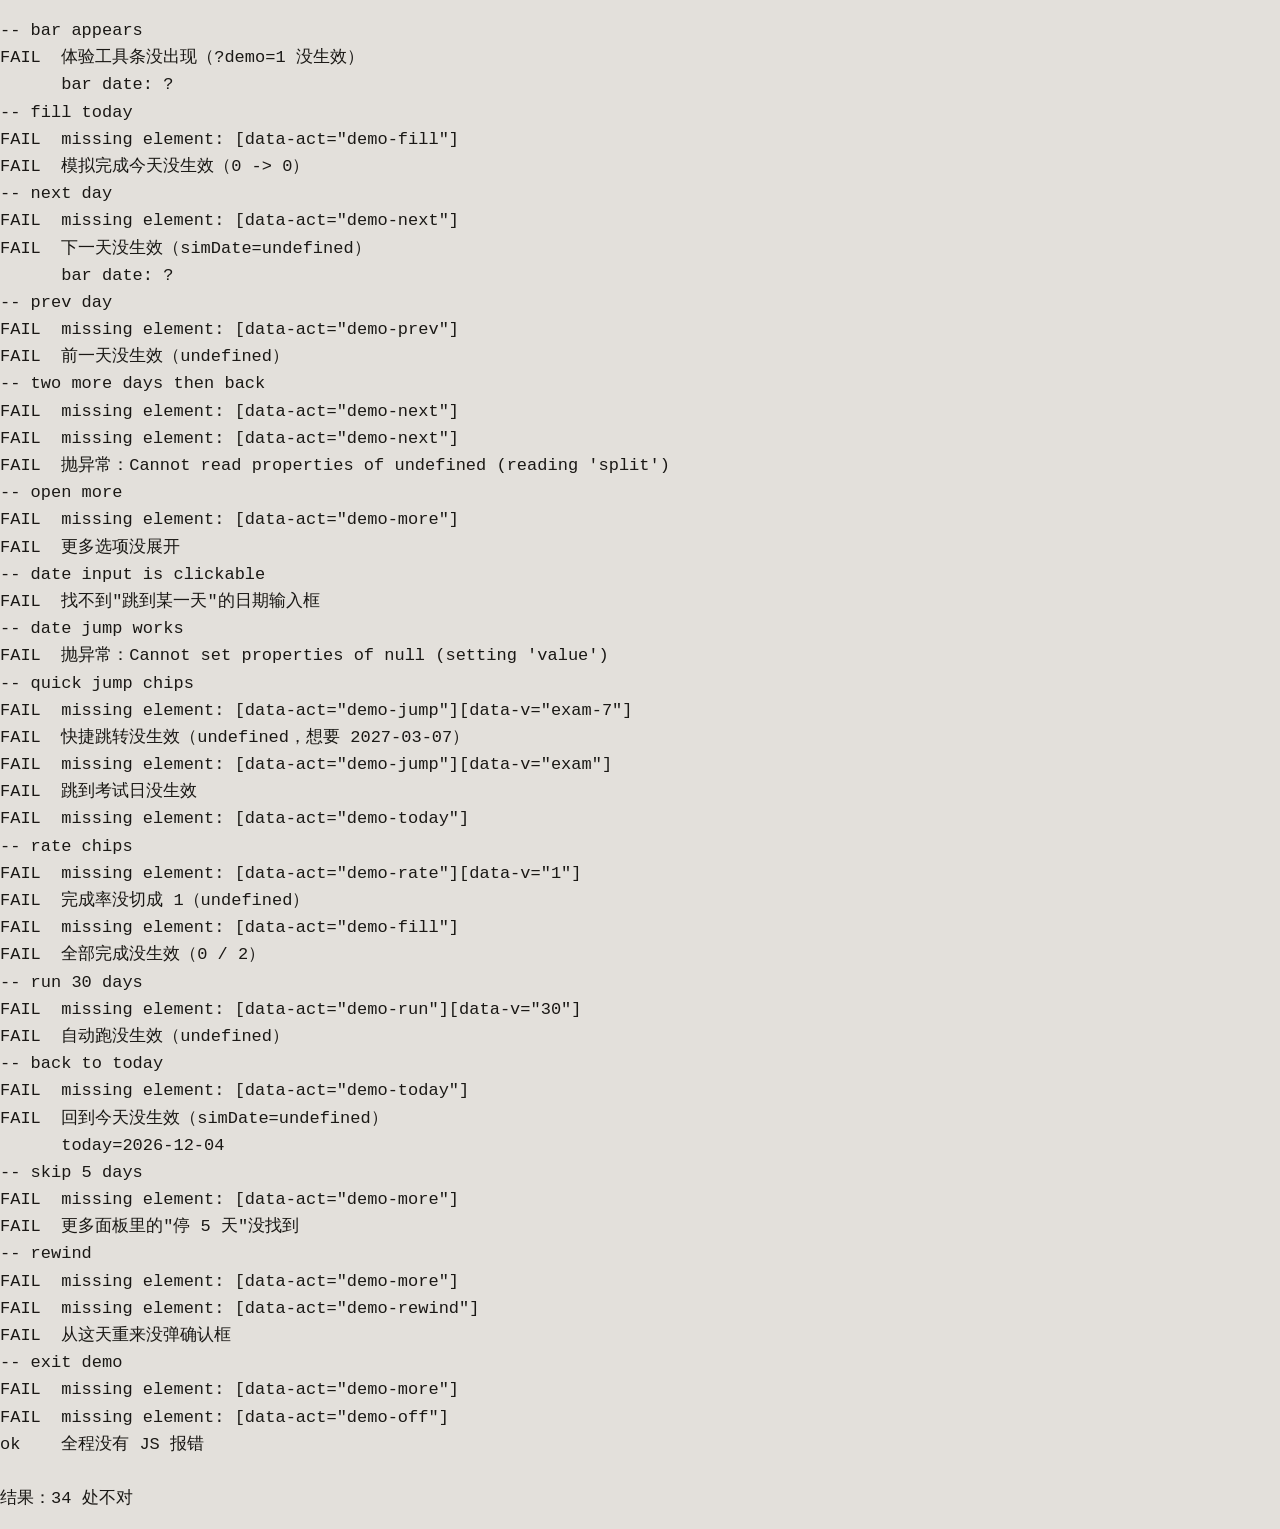
<file: tools/uitest.html>
<!DOCTYPE html>
<html lang="zh-CN">
<head>
  <meta charset="utf-8">
  <title>备考节奏 · 界面自测</title>
  <link rel="stylesheet" href="../css/styles.css">
  <script>
    /* 提前挂上，任何脚本一报错就被记下来 */
    window.__errs = [];
    window.onerror = function (m) { window.__errs.push(String(m)); };
  </script>
</head>
<body>
  <div id="app"></div>
  <div id="toast" class="toast"></div>
  <div id="undobar" class="undo-bar" role="status" aria-live="polite"></div>
  <div id="overlay" class="overlay hidden"></div>

  <script src="../js/config.js"></script>
  <script src="../js/engine.js"></script>
  <script src="../js/stats.js"></script>
  <script src="../js/archive.js"></script>
  <script src="../js/store.js"></script>
  <script src="../js/feedback.js"></script>
  <script src="../js/focus.js"></script>
  <script src="../js/manual.js"></script>

  <script>
    /* =====================================================================
     * 造一份"刚走完问卷"的存档，塞进 localStorage。
     * 必须在 app.js 之前跑——app.js 是在加载时就把存档读进去的。
     *
     *   node server.js
     *   chrome --headless=new --virtual-time-budget=9000 \
     *          --dump-dom "http://localhost:5173/tools/uitest.html?case=demo&demo=1"
     * =================================================================== */

    (function () {
      var E = window.YT.engine;
      var MODULES = window.YT.MODULES;
      var today = E.toKey(new Date());

      var profile = {
        examDate: E.toKey(E.addDays(new Date(), 100)),
        base: 'zero',
        weekdayMinutes: 120,
        weekendMinutes: 240,
        restDays: [],
        lessonMinutes: 150,
        speed: 1.5,
        mode: 'semi',
        courseUnits: {},
        benchmarks: {},
        strength: {},
        createdAt: new Date().toISOString(),
      };
      MODULES.forEach(function (m) {
        profile.courseUnits[m.id] = m.courseUnits;
        profile.strength[m.id] = 'normal';
      });

      /* 问卷那一步要的是"还没生成计划"的状态 */
      var CASE0 = new URLSearchParams(location.search).get('case');
      if (CASE0 === 'onboard' || CASE0 === 'onboardmanual') {
        window.localStorage.setItem('yang-toolbox/v1', JSON.stringify({
          version: 1,
          userId: 'local-user',
          profile: null,
          roadmap: null,
          days: {},
          rounds: [],
          weeklyLog: [],
          ui: { screen: 'today', onboardStep: 0 },
          createdAt: new Date().toISOString(),
        }));
        return;
      }

      /* 自己排的用例：档案直接是 manual，days 空着，清单全靠用例自己加。
       * manualmode 的用例要测"从半自动切过来"，所以留 semi。 */
      if (CASE0 === 'manual' || CASE0 === 'manualrest') profile.mode = 'manual';

      /* 自己排 + 体验模式：先塞一条今天的清单，好让"模拟完成今天"有东西可点 */
      var seedDays = {};
      var seedManualTags = [];
      var seedFocusLive = null;      // 番茄钟"上次没结束"的存档
      var seedAdvanced = { subtask: false, repeat: false, remind: false };
      function mkSeedTask(id, title, mid, unit, amount, minutes, order, extra) {
        var m = window.YT.MODULE_BY_ID[mid];
        var work = null;
        if (mid && amount) {
          if (unit === '组') work = { sets: amount };
          else if (unit === '节') work = { units: amount };
          else work = { amount: amount };
        }
        var t = {
          id: id, kind: 'task', title: title, userAdded: true,
          moduleId: mid || null, moduleName: m ? m.name : '', work: work,
          minutes: minutes, note: '', subtasks: [], repeat: null, remind: null,
          order: order, status: 'todo', actualMinutes: null, focusMinutes: 0,
        };
        if (extra) Object.keys(extra).forEach(function (k) { t[k] = extra[k]; });
        return t;
      }
      if (CASE0 === 'manualdemo') {
        profile.mode = 'manual';
        seedDays[today] = {
          date: today, isRest: false, stage: null, mood: null,
          tasks: [mkSeedTask('seed-1', '种子任务', 'zlfx', '组', 1, 25, 1)],
        };
      }
      /* 番茄钟恢复：一条是"刚走完不久"（该自动接着走），一条是"停在很久以前"（该问一句） */
      if (CASE0 === 'manualresume' || CASE0 === 'manualresumestale') {
        profile.mode = 'manual';
        var nowMs = Date.now();
        var endsAt = CASE0 === 'manualresume' ? nowMs + 12 * 60 * 1000 : nowMs - 9 * 60 * 60 * 1000;
        seedManualTags = [{ id: 'u-shot', name: '民法' }];
        seedDays[today] = {
          date: today, isRest: false, stage: null, mood: null,
          tasks: [mkSeedTask('s2', '言语理解 专项刷题', 'yy', '题', 30, 45, 1)],
        };
        seedFocusLive = {
          mode: 'pomodoro', phase: 'work', running: true,
          startedAt: new Date(endsAt - 25 * 60 * 1000).toISOString(),
          phaseStartAt: new Date(endsAt - 25 * 60 * 1000).toISOString(),
          endsAt: endsAt, remainMs: null, elapsedMs: 0, phaseMs: 25 * 60 * 1000,
          longBreak: false, workMin: 25, shortMin: 5, longMin: 15,
          rounds: 4, round: 1, taskId: 's2', dateKey: today, moduleId: 'yy',
          label: '言语理解 专项刷题',
        };
      }
      /* 新功能驱动用例：编辑 / 改期 / 复制 / 撤销 / 批量排 / 计划页两档 */
      /* manualseries 用同一份数据，但只截图不跑驱动（方便看菜单、浮条、表单） */
      if (CASE0 === 'manualnew' || CASE0 === 'manualseries') {
        profile.mode = 'manual';
        profile.weekdayMinutes = 90;      // 目标压低一点，好验证"今天排超了"
        profile.restDays = [0];           // 周日休息：批量排要跳过它
        seedAdvanced = { subtask: true, repeat: true, remind: false };
        seedManualTags = [{ id: 'u-shot', name: '民法' }];
        seedDays[today] = {
          date: today, isRest: false, stage: null, mood: null,
          tasks: [
            mkSeedTask('s1', '资料分析 第 3 组', 'zlfx', '组', 1, 30, 1, { status: 'done', focusMinutes: 28 }),
            mkSeedTask('s2', '言语理解 专项刷题', 'yy', '题', 30, 45, 2),
          ],
        };
        /* 一条已经展开好的"每天重复"，用来验证系列 */
        var seriesRoot = mkSeedTask('r1', '民法 · 每天背', 'u-shot', '节', 1, 20, 3);
        seriesRoot.seriesId = 's-r1';
        seriesRoot.repeat = { freq: 'daily', until: '' };
        seedDays[today].tasks.push(seriesRoot);
        for (var ri = 1; ri <= 3; ri++) {
          var rk = window.YT.engine.toKey(window.YT.engine.addDays(new Date(), ri));
          var rc = mkSeedTask('r1-' + ri, '民法 · 每天背', 'u-shot', '节', 1, 20, 1);
          rc.seriesId = 's-r1';
          rc.repeatOf = 'r1';
          rc.seriesFreq = 'daily';
          seedDays[rk] = { date: rk, isRest: false, stage: null, mood: null, tasks: [rc] };
        }
      }
      if (CASE0 === 'manualshot') {
        profile.mode = 'manual';
        seedManualTags = [{ id: 'u-shot', name: '民法' }];
        seedDays[today] = {
          date: today, isRest: false, stage: null, mood: null,
          tasks: [
            mkSeedTask('s1', '资料分析 第 3 组', 'zlfx', '组', 1, 30, 1, { status: 'done', focusMinutes: 28 }),
            mkSeedTask('s2', '言语理解 专项刷题', 'yy', '题', 30, 45, 2),
            mkSeedTask('s3', '整理错题本', null, '', 0, 25, 3, {
              subtasks: [{ id: 'ss1', title: '重做昨天错的 5 道', done: true },
                         { id: 'ss2', title: '记下错因', done: false },
                         { id: 'ss3', title: '归到对应知识点', done: false }],
            }),
            mkSeedTask('s6', '民法总则 · 第 2 讲', 'u-shot', '节', 1, 40, 4,
              { status: 'done', actualMinutes: 35, moduleName: '民法' }),
          ],
        };
        var d2 = window.YT.engine.toKey(window.YT.engine.addDays(new Date(), 2));
        var d3 = window.YT.engine.toKey(window.YT.engine.addDays(new Date(), 5));
        seedDays[d2] = { date: d2, isRest: false, stage: null, mood: null,
          tasks: [mkSeedTask('s4', '申论 小题 1 道', 'slw', '道', 1, 40, 1)] };
        seedDays[d3] = { date: d3, isRest: false, stage: null, mood: null,
          tasks: [mkSeedTask('s5', '模考一套', null, '', 0, 120, 1)] };
      }

      window.localStorage.setItem('yang-toolbox/v1', JSON.stringify({
        version: 1,
        userId: 'local-user',
        profile: profile,
        roadmap: E.buildRoadmap(profile, today),
        days: seedDays,
        focus: { settings: { work: 25, short: 5, long: 15, rounds: 4 }, sessions: [], live: seedFocusLive },
        manual: { settings: { advanced: seedAdvanced, askActual: true }, tags: seedManualTags },
        rounds: [],
        weeklyLog: [],
        weekMark: {},
        ui: { screen: 'today', onboardStep: 0 },
        createdAt: new Date().toISOString(),
      }));
    })();
  </script>

  <script src="../js/demo.js"></script>
  <script src="../js/app.js"></script>

  <script>
    /* =====================================================================
     * 驱动：一步步点，检查每一步的结果，最后把结论写回页面。
     * 用 --dump-dom 跑的时候，看到的就是下面这段文本。
     * =================================================================== */

    (function () {
      var CASE = new URLSearchParams(location.search).get('case') || 'demo';
      var out = [];
      var bad = 0;

      function ok(m) { out.push('ok    ' + m); }
      function fail(m) { bad++; out.push('FAIL  ' + m); }
      function info(m) { out.push('      ' + m); }

      function $(sel) { return document.querySelector(sel); }
      function stored() {
        return JSON.parse(window.localStorage.getItem('yang-toolbox/v1'));
      }
      function click(sel) {
        var el = $(sel);
        if (!el) { fail('missing element: ' + sel); return false; }
        el.dispatchEvent(new MouseEvent('click', { bubbles: true, cancelable: true }));
        return true;
      }
      function doneCount() {
        var st = stored();
        var day = st.days[st.simDate || window.YT.engine.toKey(new Date())];
        if (!day) return -1;
        return (day.tasks || []).filter(function (t) { return t.status === 'done'; }).length;
      }
      function taskCount() {
        var st = stored();
        var day = st.days[st.simDate || window.YT.engine.toKey(new Date())];
        return day ? (day.tasks || []).length : -1;
      }

      var steps = [];
      function step(name, fn, wait) { steps.push({ name: name, fn: fn, wait: wait }); }
      /* 更多面板是切换式的，先确认它开着再点里面的东西 */
      function openMore() {
        if (!$('[data-act="demo-run"]')) click('[data-act="demo-more"]');
      }

      /* ---------------- 正式版的样子（不带 ?demo=1） ---------------- */
      /* ---------------- 体验模式 ---------------- */
      /* 问卷最后一步"每个模块你打算听多少节课？"——改了数字，下面那块预览要跟着变 */
      if (CASE === 'onboard') {
        step('walk to the last step', function () {
          click('[data-act="exam-preset"][data-months="4"]');
          for (var i = 0; i < 6; i++) click('[data-act="ob-next"]');
          var h2 = document.querySelector('.onboard h2');
          var t = h2 ? h2.textContent : '';
          if (t.indexOf('每个模块') >= 0) ok('走到问卷最后一步：' + t);
          else fail('没走到最后一步，当前是：' + (t || '(没有 h2)'));
          if ($('#ob-preview')) ok('下面有那块"会是这样"的预览');
          else fail('没有预览块');
        });

        step('改课节数，预览要跟着变', function () {
          var before = $('#ob-preview').textContent;
          var el = $('[data-act="set-units"][data-m="zlfx"]');
          if (!el) return fail('找不到课节数输入框');
          el.value = '2';
          el.dispatchEvent(new Event('input', { bubbles: true }));
          var after = $('#ob-preview').textContent;
          if (after !== before) ok('改了，预览跟着变');
          else fail('改了课节数，预览没变');
        });

        step('改每节课时长，预览要跟着变', function () {
          var before = $('#ob-preview').textContent;
          var beforeBase = before.match(/基础期(\d+)/);
          var el = $('[data-act="set-lesson"]');
          if (!el) return fail('找不到时长输入框');
          el.value = '100';
          el.dispatchEvent(new Event('input', { bubbles: true }));
          var after = $('#ob-preview').textContent;
          if (after !== before) ok('改了时长，预览跟着变');
          else fail('改了每节课时长，预览没变');
          var afterBase = after.match(/基础期(\d+)/);
          if (beforeBase && afterBase && beforeBase[1] !== afterBase[1]) {
            ok('基础期天数也跟着重算了：' + beforeBase[1] + ' → ' + afterBase[1] + ' 天');
          } else {
            info('基础期天数没变（' + (beforeBase ? beforeBase[1] : '?') + '）');
          }
          out.push('      预览：' + after.replace(/\s+/g, ' ').slice(0, 90));
        });

        step('改听课倍速，预览要跟着变', function () {
          var before = $('#ob-preview').textContent;
          var el = $('[data-act="set-speed"]');
          if (!el) return fail('找不到倍速输入框');
          el.value = '2';
          el.dispatchEvent(new Event('input', { bubbles: true }));
          var after = $('#ob-preview').textContent;
          if (after !== before) ok('改了倍速，预览跟着变');
          else fail('改了听课倍速，预览没变');
          out.push('      预览：' + after.replace(/\s+/g, ' ').slice(0, 90));
        });

        /* 走到这一步的最后一关：问卷能不能正常收尾、生成计划 */
        step('生成我的备考计划', function () {
          click('[data-act="ob-next"]');
        }, 6000);

        step('计划生成成功', function () {
          var st = stored();
          if (st && st.profile && st.roadmap) ok('问卷正常收尾，计划生成了');
          else fail('问卷走完却没有 profile/roadmap');
          if ($('.today-head')) ok('落在今日页');
          else fail('没有落在今日页');
          var txt = $('#app').textContent || '';
          if (txt.indexOf('今天') >= 0) ok('今日页正常渲染');
          else fail('今日页没渲染出来');
        });
      }

      /* 改"每个模块听多少节"之后点重排，计划到底变不变 */
      if (CASE === 'units') {
        var snap = {};
        function look() {
          var E = window.YT.engine, st = stored();
          var tk = E.toKey(new Date());
          var byModule = {}, total = 0, days = 0;
          Object.keys(st.days).forEach(function (k) {
            if (k < tk) return;
            var d = st.days[k];
            var hasCourse = false;
            (d.tasks || []).forEach(function (t) {
              if (t.kind !== 'course') return;
              hasCourse = true;
              total += t.units || 0;
              byModule[t.moduleId] = (byModule[t.moduleId] || 0) + (t.units || 0);
            });
            if (hasCourse) days++;
          });
          return {
            declared: st.profile.courseUnits.zlfx,
            need: E.targetUnits(window.YT.MODULE_BY_ID.zlfx, st.profile),
            speed: st.profile.speed,
            base: (st.roadmap && st.roadmap.stages && st.roadmap.stages[0])
              ? st.roadmap.stages[0].studyDays : null,
            total: total,
            zlfx: byModule.zlfx || 0,
            days: days,
            forecast: JSON.stringify(st.forecast || null).slice(0, 120),
          };
        }

        step('open settings', function () {
          click('[data-act="goto"][data-to="mine"]');
          if (document.body.textContent.indexOf('添加到桌面') >= 0) {
            ok('我的页有「添加到桌面」入口');
            click('[data-act="install-open"]');
            var ov = $('#overlay');
            if (ov && ov.textContent.indexOf('长按桌面图标') >= 0) ok('添加到桌面弹窗有删除说明');
            else fail('添加到桌面弹窗没有删除说明');
            click('[data-act="install-close"]');
          } else {
            fail('我的页没有「添加到桌面」入口');
          }
          click('[data-act="goto"][data-to="settings"]');
          if ($('[data-act="set-units"][data-m="zlfx"]')) ok('设置页打开了');
          else fail('设置页没打开，或找不到课节数输入框');
          if ($('.regen-note') && !$('[data-act="regen"]')) ok('底部是自动重排的状态行，不再需要手点按钮');
          else fail('设置页底部还是老样子（还有"重新生成"按钮？）');
        });

        step('before', function () {
          snap.before = look();
          out.push('      改之前：' + JSON.stringify(snap.before));
        });

        step('change to 2 auto-regens', function () {
          var el = $('[data-act="set-units"][data-m="zlfx"]');
          if (!el) return fail('找不到资料的输入框');
          var live = el.parentNode.querySelector('.unit-live');
          var liveBefore = live ? live.textContent : '(没有)';
          el.value = '2';
          el.dispatchEvent(new Event('input', { bubbles: true }));
          var st = stored();
          if (Number(st.profile.courseUnits.zlfx) === 2) ok('输入框的值存进 profile 了（' + st.profile.courseUnits.zlfx + '）');
          else fail('输入框的值没存进去（' + st.profile.courseUnits.zlfx + '）');
          var liveAfter = live ? live.textContent : '(没有)';
          if (live && liveAfter !== liveBefore) ok('旁边的进度立刻跟着变：' + liveBefore + ' → ' + liveAfter);
          else fail('旁边的进度没跟着变（还是 ' + liveAfter + '）');
        }, 1200);

        step('after', function () {
          snap.after = look();
          out.push('      改之后：' + JSON.stringify(snap.after));
          var b = snap.before, a = snap.after;
          if (a.need !== b.need) ok('目标节数变了：' + b.need + ' → ' + a.need);
          else fail('目标节数没变（还是 ' + a.need + '）');
          if (a.zlfx !== b.zlfx) ok('资料排到的课变了：' + b.zlfx + ' → ' + a.zlfx + ' 节');
          else fail('资料排到的课没变（还是 ' + a.zlfx + ' 节）');
          /* 总课时不变是这个场景的正常结果：每天排多少听课是按当天时间的固定比例算的，
           * 少听的那部分时间会分给别的科目。面板里会说清楚。 */
          info('未来两周排的课总节数 ' + b.total + ' → ' + a.total +
               '（排不完的情况下总数不变，只是换了科目）');
          var note = $('.regen-note');
          var noteTxt = note ? note.textContent : '';
          if (noteTxt.indexOf('已重排') >= 0) ok('底部显示了重排结果：' + noteTxt);
          else fail('底部没显示重排结果：' + (noteTxt || '(没有这行)'));
        });

        step('plan page explains the leftover', function () {
          click('[data-act="goto"][data-to="plan"]');
          var planTxt = $('#app').textContent || '';
          if (planTxt.indexOf('排不进去') >= 0) ok('计划页写清了有课排不进去');
          else fail('计划页没说明为什么改了没反应：' + planTxt.slice(0, 120));
        });

        /* 用户报的第二件事：改"每节课时长"和"听课倍速"，计划应该立刻跟着变 */
        step('change speed auto-regens', function () {
          click('[data-act="goto"][data-to="settings"]');
          snap.preSpeed = look();
          var el = $('[data-act="set-speed"]');
          if (!el) return fail('找不到倍速输入框');
          el.value = '2';
          el.dispatchEvent(new Event('input', { bubbles: true }));
        }, 1200);

        step('speed took effect', function () {
          var now = look();
          out.push('      改倍速后：' + JSON.stringify(now));
          if (Number(now.speed) === 2) ok('倍速存进去了（' + now.speed + '）');
          else fail('倍速没存进去（' + now.speed + '）');
          var note = $('.regen-note');
          var noteTxt = note ? note.textContent : '';
          if (noteTxt.indexOf('听课时长') >= 0) ok('底部立刻写出变化：' + noteTxt);
          else fail('底部没写出变化：' + (noteTxt || '(没有这行)'));
          /* 这个用例是"每天 120 分钟、每科 10 节"的极端档：课本来就排不完，
           * 提速只是让每天多听一点、排不进去的课从 24 节降到 18.5 节，
           * 基础期长度被冲刺窗口卡着，不会提前。 */
          info('基础期 ' + snap.preSpeed.base + ' → ' + now.base + ' 天' +
               '（课排不完时日期不动，但排不进去的量会减少）');
        });
      }

      if (CASE === 'restart') {
        step('restart goes back to the questionnaire', function () {
          openMore();
          if (!click('[data-act="demo-restart"]')) return;
          if (!$('[data-act="confirm-yes"]')) return fail('「重新开始」没弹确认框');
          click('[data-act="confirm-yes"]');
          var st = stored();
          if (!st || !st.profile) ok('重新开始：profile 清空了');
          else fail('重新开始没清掉 profile');
          if (!$('.demo-bar')) ok('回到问卷第一页，体验工具条不再显示');
          else fail('已经回到问卷了，体验工具条还在');
          var txt = $('#app').textContent;
          if (txt.indexOf('考试日期') >= 0 && $('#app').querySelector('[data-act="set-exam-draft"]')) {
            ok('问卷第一页（考试日期）渲染出来了');
          } else fail('问卷第一页没渲染出来：' + txt.slice(0, 60));
        });
      }

      if (CASE === 'newbits') {
        var phaseTest = {};
        step('回顾任务置顶', function () {
          var E = window.YT.engine;
          var live = window.__ytDebug();
          var tk = live.simDate || E.toKey(new Date());
          var day = live.days[tk];
          if (!day) return fail('今日没有排出来');
          day.tasks = (day.tasks || []).filter(function (t) { return t.id !== 'test-review-1'; });
          day.tasks.push({
            id: 'test-review-1',
            moduleId: 'zl',
            moduleName: '资料分析',
            kind: 'practice',
            title: '测试回顾任务XYZ',
            detail: '',
            amount: 20,
            sets: 1,
            amountText: '20 题',
            minutes: 20,
            status: 'todo',
            actualMinutes: null,
            userAdded: true,
            review: true,
          });
          click('[data-act="goto"][data-to="today"]');
          var card = $('.card.tasks');
          var txt = card ? card.textContent : '';
          if (txt.indexOf('先回顾，再做今天的任务') >= 0 &&
              txt.indexOf('测试回顾任务XYZ') < txt.indexOf('资料')) {
            ok('回顾任务排在最上面，并且有分组提示');
          } else {
            fail('回顾任务没有置顶：' + txt.slice(0, 80));
          }
        });

        step('课程完成一半会拆出续听', function () {
          var E = window.YT.engine;
          var live = window.__ytDebug();
          var tk = live.simDate || E.toKey(new Date());
          var day = live.days[tk];
          var course = (day.tasks || []).filter(function (t) {
            return t.kind === 'course' && !t.noSeq && !t.continuation;
          })[0];
          if (!course) return fail('今日没有听课任务');
          click('[data-act="cycle"][data-task="' + course.id + '"]');
          click('[data-act="cycle"][data-task="' + course.id + '"]');
          var now = window.__ytDebug().days[tk].tasks;
          var cont = now.filter(function (t) { return t.continuationOf === course.id; })[0];
          if (course.status === 'half' && cont) ok('完成一半后出现续听任务');
          else fail('续听任务没出现（status=' + course.status + '）');
          click('[data-act="cycle"][data-task="' + course.id + '"]');
          var after = window.__ytDebug().days[tk].tasks.filter(function (t) {
            return t.continuationOf === course.id;
          });
          if (!after.length) ok('改回未完成后续听任务自动撤掉');
          else fail('改回未完成后续听任务还在');
        });

        step('半节课顺延到第二天最前面', function () {
          var E = window.YT.engine;
          var live = window.__ytDebug();
          var tk = live.simDate || E.toKey(new Date());
          var course = (live.days[tk].tasks || []).filter(function (t) {
            return t.kind === 'course' && !t.noSeq && !t.continuation;
          })[0];
          if (!course) return fail('找不到可以标半节的听课任务');
          click('[data-act="cycle"][data-task="' + course.id + '"]');
          click('[data-act="cycle"][data-task="' + course.id + '"]');
          var cont = (live.days[tk].tasks || []).filter(function (t) {
            return t.continuationOf === course.id;
          })[0];
          if (!cont) return fail('标半节后没有生成续听任务');
          click('[data-act="demo-next"]');
          var after = window.__ytDebug();
          var nextDay = after.days[after.simDate];
          var first = nextDay && (nextDay.tasks || [])[0];
          if (first && first.continuation && first.carried) {
            ok('续听排到了 ' + after.simDate + ' 最前面');
          } else {
            fail('续听没有排到下一天最前面：' + JSON.stringify(first && {
              title: first.title, continuation: !!first.continuation, carried: !!first.carried
            }));
          }
        });

        step('跨周调整有提示和记录', function () {
          openMore();
          click('[data-act="demo-run"][data-v="30"]');
          var live = window.__ytDebug();
          if ((live.adjustLog || []).length) ok('调整记录已生成 ' + live.adjustLog.length + ' 条');
          else return fail('跨周后没有调整记录');
          click('[data-act="goto"][data-to="today"]');
          if ($('.adjust-banner')) ok('今日页出现「计划有调整」提示');
          else fail('今日页没有调整提示');
          click('[data-act="adj-open"]');
          var ov = $('#overlay');
          if (ov && ov.textContent.indexOf('计划调整记录') >= 0) ok('调整记录弹窗能打开');
          else fail('调整记录弹窗没打开');
          click('[data-act="adj-close"]');
          click('[data-act="goto"][data-to="plan"]');
          if (document.body.textContent.indexOf('计划调整') >= 0) ok('计划页有调整记录入口');
          else fail('计划页没有调整记录入口');
        });

        step('阶段日期可以自己改', function () {
          click('[data-act="phase-open"]');
          var E = window.YT.engine;
          var live = window.__ytDebug();
          var rm0 = live.roadmap;
          phaseTest.recBaseEnd = rm0.phasePlan && rm0.phasePlan.baseEnd;
          phaseTest.recSprintStart = rm0.phasePlan && rm0.phasePlan.sprintStart;
          var baseInput = $('[data-act="set-base-end"]');
          var sprintInput = $('[data-act="set-sprint-start"]');
          if (!baseInput || !sprintInput) return fail('找不到阶段日期输入');
          var tk = live.simDate || E.toKey(new Date());
          var exam = live.profile.examDate;
          var nb = E.toKey(E.addDays(E.parseKey(tk), 20));
          var ns = E.toKey(E.addDays(E.parseKey(tk), 45));
          if (ns > exam) ns = exam;
          if (nb >= ns) nb = E.toKey(E.addDays(E.parseKey(ns), -5));
          baseInput.value = nb;
          baseInput.dispatchEvent(new Event('input', { bubbles: true }));
          sprintInput.value = ns;
          sprintInput.dispatchEvent(new Event('input', { bubbles: true }));
          return 900;
        });

        step('阶段日期改动生效', function () {
          var live = window.__ytDebug();
          var rm = live.roadmap;
          if (live.profile.phasePlan && live.profile.phasePlan.custom === true &&
              rm.phasePlan && rm.phasePlan.custom === true) {
            ok('自定义阶段已保存并重排');
          } else {
            fail('自定义阶段没有生效：' + JSON.stringify({ p: live.profile.phasePlan, r: rm.phasePlan }));
          }
          if (rm.phasePlan.baseEnd !== phaseTest.recBaseEnd ||
              rm.phasePlan.sprintStart !== phaseTest.recSprintStart) {
            ok('阶段日期确实变了：' + rm.phasePlan.baseEnd + ' / ' + rm.phasePlan.sprintStart);
          } else {
            fail('阶段日期和推荐值一样，改动没体现出来');
          }
        });

        step('恢复推荐值生效', function () {
          click('[data-act="phase-reset"]');
          return 900;
        });

        step('恢复推荐值后检查', function () {
          var live = window.__ytDebug();
          var rm = live.roadmap;
          if (live.profile.phasePlan && live.profile.phasePlan.custom === false &&
              rm.phasePlan && rm.phasePlan.custom === false) {
            ok('恢复推荐值后回到自动推荐');
          } else {
            fail('恢复推荐值没有生效');
          }
        });

        step('到阶段边界但没完成时有预警', function () {
          click('[data-act="goto"][data-to="today"]');
          openMore();
          click('[data-act="demo-run"][data-v="30"]');
          openMore();
          click('[data-act="demo-run"][data-v="30"]');
          click('[data-act="goto"][data-to="today"]');
          var txt = document.body.textContent;
          if (txt.indexOf('基础期结束了') >= 0 ||
              txt.indexOf('冲刺期开始了') >= 0 ||
              txt.indexOf('课排不完') >= 0) {
            ok('阶段到点未完成有提醒');
          } else {
            info('这次模拟里没有触发阶段提醒（可能课程已完成）');
          }
        });
      }

      /* ---------------- 自己排（清单 + 番茄钟） ---------------- */
      if (CASE === 'manual') {
        var mTk = window.YT.engine.toKey(new Date());
        var mFocusTaskId = null;   // 刚才挂上计时的那一条
        var mFirst = null;
        var mCustomTagId = null;

        step('今日页是清单', function () {
          var txt = $('#app').textContent;
          if (txt.indexOf('清单') >= 0) ok('今日页换成了清单');
          else fail('今日页没有清单：' + txt.slice(0, 80));
          if ($('[data-act="m-add-open"]')) ok('有「加一条」按钮');
          else fail('没有「加一条」按钮');
        });

        step('预计时长档位能再点取消，手填会取消档位', function () {
          click('[data-act="m-add-open"]');
          click('[data-act="m-f-minutes"][data-v="60"]');
          if ($('[data-act="m-f"][data-k="minutes"]').value === '60') ok('点 60 档：预计时长 = 60');
          else fail('选档位没生效');
          click('[data-act="m-f-minutes"][data-v="60"]');
          if ($('[data-act="m-f"][data-k="minutes"]').value === '') ok('再点一次 60：取消，输入框清空');
          else fail('再点一次没取消：' + $('[data-act="m-f"][data-k="minutes"]').value);
          click('[data-act="m-f-minutes"][data-v="60"]');
          var mInp = $('[data-act="m-f"][data-k="minutes"]');
          mInp.value = '45';
          mInp.dispatchEvent(new Event('input', { bubbles: true }));
          if (!$('[data-act="m-f-minutes"][data-v="60"]').classList.contains('on')) ok('手填 45：60 档位取消选中');
          else fail('手填之后档位还亮着');
          mInp.value = '60';
          mInp.dispatchEvent(new Event('input', { bubbles: true }));
          if ($('[data-act="m-f-minutes"][data-v="60"]').classList.contains('on')) ok('手填 60：档位跟着亮');
          else fail('手填和档位没同步');
          click('[data-act="m-add-cancel"]');
        });

        step('加一条清单（标签 + 预计时长）', function () {
          click('[data-act="m-add-open"]');
          if (!$('[data-act="m-add-save"]')) return fail('加一条的表单没出来');
          if (!$('[data-act="m-f"][data-k="workAmount"]') && !$('[data-act="m-f-unit"]')) {
            ok('工作量已经去掉（没有工作量输入和 题/组/节 按钮）');
          } else {
            fail('工作量还在表单里');
          }
          if (!$('[data-act="m-f-sub"]') && !$('[data-act="m-f-repeat"]') && $('.mf-more')) {
            ok('高级项默认关：没有子任务 / 重复控件，只有一行去设置的入口');
          } else {
            fail('高级项默认关的表现不对');
          }
          if ($('[data-act="m-f-subject"][data-v="pd"]') && !document.querySelector('[data-act="m-f-subject"][data-v="pdlj"]')) {
            ok('判推三块已经合并成「判断推理」');
          } else {
            fail('标签没有合并成判断推理');
          }
          /* 选了标签、标题留空 → 默认就用标签名 */
          click('[data-act="m-f-subject"][data-v="pd"]');
          var auto = $('[data-act="m-f"][data-k="title"]');
          if (auto && auto.value === '判断推理') ok('选标签后标题默认 = 标签名（' + auto.value + '）');
          else fail('标题没默认成标签名：' + (auto ? auto.value : '(没有标题框)'));
          /* 用户手改标题 → 之后不再被标签覆盖 */
          auto.value = '资料分析第 3 组';
          auto.dispatchEvent(new Event('input', { bubbles: true }));
          click('[data-act="m-f-subject"][data-v="yy"]');
          if ($('[data-act="m-f"][data-k="title"]').value === '资料分析第 3 组') {
            ok('手改过标题就不再被标签覆盖');
          } else {
            fail('手改过的标题被标签覆盖了');
          }
          click('[data-act="m-f-subject"][data-v="zlfx"]');
          click('[data-act="m-f-minutes"][data-v="60"]');
          if ($('[data-act="m-f"][data-k="minutes"]').value === '60') ok('预计时长有档位快选');
          else fail('预计时长档位没生效');
          click('[data-act="m-add-save"]');
          var day = stored().days[mTk];
          var task = day && (day.tasks || [])[0];
          if (task && task.title === '资料分析第 3 组' && task.userAdded === true && task.kind === 'task' && task.minutes === 60) {
            ok('清单项：title / userAdded / kind / 预计时长 都对');
          } else {
            fail('清单项字段不对：' + JSON.stringify(task && { title: task.title, minutes: task.minutes }));
          }
          if (!task.work) ok('不再写工作量字段');
          else fail('还写了 work');
          mFirst = task;
        });

        step('新建自定义标签并选中', function () {
          click('[data-act="m-add-open"]');
          click('[data-act="m-tag-new"]');
          var inp = $('[data-act="m-tag-input"]');
          if (!inp) return fail('点了「＋新建」没有出现输入框');
          inp.value = '民法';
          inp.dispatchEvent(new Event('input', { bubbles: true }));
          click('[data-act="m-tag-save"]');
          var titleEl = $('[data-act="m-f"][data-k="title"]');
          if (titleEl && titleEl.value === '民法') ok('新标签建好并自动填了标题');
          else fail('新建标签后标题没跟上：' + (titleEl ? titleEl.value : '(没有)'));
          click('[data-act="m-f-minutes"][data-v="30"]');
          click('[data-act="m-add-save"]');
          var st = stored();
          var tag = (st.manual.tags || []).filter(function (t) { return t.name === '民法'; })[0];
          var task = null;
          Object.keys(st.days).forEach(function (k) {
            (st.days[k].tasks || []).forEach(function (x) { if (x.title === '民法') task = x; });
          });
          if (tag && task && task.moduleId === tag.id) {
            ok('自定义标签存进 manual.tags，并被条目引用');
            mCustomTagId = tag.id;
          } else {
            fail('自定义标签没存对：' + JSON.stringify({ tag: tag, mid: task && task.moduleId }));
          }
        });

        step('不指定科目必须自己写标题', function () {
          var before = (stored().days[mTk].tasks || []).length;
          click('[data-act="m-add-open"]');
          click('[data-act="m-f-subject"][data-v=""]');
          var t = $('[data-act="m-f"][data-k="title"]');
          if (t && t.value === '') ok('切到「不指定」后标题是空的');
          else fail('「不指定」时标题不为空：' + (t ? t.value : '(没有)'));
          click('[data-act="m-add-save"]');
          var after = (stored().days[mTk].tasks || []).length;
          if (after === before) ok('不指定 + 标题空 → 加不进去（有提示）');
          else fail('不指定又没标题，居然加进去了');
          click('[data-act="m-add-cancel"]');
        });

        step('关掉的高级项：一行入口直达设置开关', function () {
          click('[data-act="m-add-open"]');
          if (!$('.mf-more')) return fail('高级项关着却没出现入口');
          click('.mf-more');
          var live = window.__ytDebug();
          if (live.ui.screen === 'settings' && live.ui.folds && live.ui.folds['settings:manual'] === true) {
            ok('点一下就跳到设置，并展开「清单选项」');
          } else {
            fail('没有跳到设置 / 没展开清单选项：' + JSON.stringify({ screen: live.ui.screen, folds: live.ui.folds }));
          }
          click('[data-act="goto"][data-to="today"]');
          if ($('[data-act="m-add-save"]')) ok('回到今日页，草稿还在，表单没丢');
          else info('回到今日页后表单没保留（可接受）');
          click('[data-act="m-add-cancel"]');
        });

        step('打卡 → 弹出实际用时，记下', function () {
          var st0 = stored();
          var task = (st0.days[mTk].tasks || []).filter(function (x) { return x.title === '资料分析第 3 组'; })[0];
          if (!task) return fail('找不到刚加的那条');
          click('[data-act="m-done"][data-task="' + task.id + '"]');
          var mt = document.querySelector('.modal-title');
          if (mt && mt.textContent.indexOf('实际用了多久') >= 0) ok('完成时弹出「实际用了多久」');
          else fail('完成没有弹实际用时：' + (mt ? mt.textContent : '(没有弹窗)'));
          if ($('[data-act="m-actual-pick"]')) ok('弹窗里有档位可点');
          else return fail('弹窗里没有档位');
          click('[data-act="m-actual-pick"]');
          var st = stored();
          var t2 = (st.days[mTk].tasks || []).filter(function (x) { return x.id === task.id; })[0];
          if (t2 && t2.status === 'done') ok('两态打卡：点一下就是完成');
          else fail('打卡没生效');
          if (t2 && t2.actualMinutes > 0) ok('档位点一下就把实际用时记下了（' + t2.actualMinutes + ' 分）');
          else fail('实际用时没记下：' + JSON.stringify(t2 && t2.actualMinutes));
          if ((st.feedback.events || []).length) ok('打卡发了反馈事件');
          else fail('打卡没发反馈事件');
          var c = window.YT.stats.checklistTotals(st, mTk);
          if (c.items >= 2 && c.doneItems >= 1 && c.actualMinutes > 0) {
            ok('统计口径：预计 ' + c.plannedMinutes + ' 分 / 实际 ' + c.actualMinutes + ' 分');
          } else {
            fail('统计口径不对：' + JSON.stringify({ items: c.items, done: c.doneItems, actual: c.actualMinutes }));
          }
        });

        step('重复规则展开（先在设置里开）', function () {
          click('[data-act="goto"][data-to="mine"]');
          click('[data-act="goto"][data-to="settings"]');
          click('[data-act="fold-toggle"][data-k="settings:manual"]');
          click('[data-act="manual-adv"][data-v="repeat"]');
          click('[data-act="goto"][data-to="today"]');
          click('[data-act="m-add-open"]');
          if (!$('[data-act="m-f-repeat"]')) return fail('设置里开了重复，表单里还是没出现');
          var t = $('[data-act="m-f"][data-k="title"]');
          t.value = '每天背单词';
          t.dispatchEvent(new Event('input', { bubbles: true }));
          click('[data-act="m-f-repeat"][data-v="daily"]');
          click('[data-act="m-add-save"]');
          var st = stored();
          var daysWith = Object.keys(st.days).filter(function (k) {
            return (st.days[k].tasks || []).some(function (x) { return x.title === '每天背单词'; });
          });
          if (daysWith.length > 5) ok('重复展开到了 ' + daysWith.length + ' 天');
          else fail('重复没有展开：只有 ' + daysWith.length + ' 天');
          /* 一次最多展开 40 条（60 天里），撞到上限要说清楚 */
          var toastTxt = ($('#toast') || {}).textContent || '';
          if (daysWith.length >= 41 && toastTxt.indexOf('上限') >= 0) ok('撞到展开上限时提示了一句：' + toastTxt);
          else if (daysWith.length >= 41) fail('展开到上限却没提示：' + toastTxt);
          /* 这一串要能被认成一个系列 */
          var rootT = null;
          Object.keys(st.days).forEach(function (k) {
            (st.days[k].tasks || []).forEach(function (x) { if (x.title === '每天背单词' && x.seriesId) rootT = x; });
          });
          if (rootT && window.YT.manual.seriesMembers(window.__ytDebug(), rootT.seriesId).length === daysWith.length) {
            ok('整串认成同一个系列（' + daysWith.length + ' 条）');
          } else {
            fail('展开出来的条目没有认成一个系列');
          }
        });

        step('重复档位能再点一次取消', function () {
          click('[data-act="m-add-open"]');
          click('[data-act="m-f-repeat"][data-v="daily"]');
          if ($('[data-act="m-f"][data-k="repeatUntil"]')) ok('选了每天：出现截止日期');
          else fail('选重复后没有截止日期行');
          click('[data-act="m-f-repeat"][data-v="daily"]');
          if (!$('[data-act="m-f"][data-k="repeatUntil"]')) ok('再点一次：取消重复，截止日期收起');
          else fail('再点一次没取消重复');
          click('[data-act="m-add-cancel"]');
        });

        step('子任务用加减控件', function () {
          click('[data-act="goto"][data-to="mine"]');
          click('[data-act="goto"][data-to="settings"]');
          click('[data-act="manual-adv"][data-v="subtask"]');
          click('[data-act="goto"][data-to="today"]');
          click('[data-act="m-add-open"]');
          var t = $('[data-act="m-f"][data-k="title"]');
          t.value = '整理错题';
          t.dispatchEvent(new Event('input', { bubbles: true }));
          if (!$('[data-act="m-f-sub"]')) return fail('开了子任务，表单里没有子任务行');
          click('[data-act="m-sub-add"]');
          click('[data-act="m-sub-add"]');
          if (document.querySelectorAll('[data-act="m-f-sub"]').length === 3) ok('「＋ 添加子任务」能加行');
          else fail('加减控件行数不对：' + document.querySelectorAll('[data-act="m-f-sub"]').length);
          click('[data-act="m-sub-del"][data-i="2"]');
          if (document.querySelectorAll('[data-act="m-f-sub"]').length === 2) ok('「×」能删掉一行');
          else fail('删行没生效');
          click('[data-act="m-sub-add"]');
          var vals = ['重做错题', '记下错因', '归类'];
          Array.prototype.forEach.call(document.querySelectorAll('[data-act="m-f-sub"]'), function (el, i) {
            el.value = vals[i];
            el.dispatchEvent(new Event('input', { bubbles: true }));
          });
          click('[data-act="m-add-save"]');
          var st = stored();
          var task = null;
          Object.keys(st.days).forEach(function (k) {
            (st.days[k].tasks || []).forEach(function (x) { if (x.title === '整理错题') task = x; });
          });
          if (task && task.subtasks && task.subtasks.length === 3) ok('子任务按行存了 3 条');
          else return fail('子任务没存对：' + JSON.stringify(task && task.subtasks));
          click('[data-act="m-sub"][data-task="' + task.id + '"][data-sub="' + task.subtasks[0].id + '"]');
          var st2 = stored();
          var task2 = null;
          Object.keys(st2.days).forEach(function (k) {
            (st2.days[k].tasks || []).forEach(function (x) { if (x.id === task.id) task2 = x; });
          });
          if (task2 && task2.subtasks[0].done) ok('子任务能单独勾选，父项显示 ' + window.YT.manual.subtaskStat(task2).done + '/' + window.YT.manual.subtaskStat(task2).total);
          else fail('子任务勾不上');
        });

        step('上下移动保存顺序', function () {
          click('[data-act="goto"][data-to="today"]');
          var list = (stored().days[mTk].tasks || []).slice();
          if (list.length < 2) return fail('今天的条目不够两条');
          var firstId = list[0].id, secondId = list[1].id;
          /* 上移下移现在收在「⋯」菜单里，卡片上只留一个入口 */
          click('[data-act="m-menu"][data-task="' + firstId + '"]');
          if (!$('[data-act="m-down"][data-task="' + firstId + '"]')) {
            return fail('⋯ 菜单里没有上移下移');
          }
          click('[data-act="m-down"][data-task="' + firstId + '"]');
          var after = (stored().days[mTk].tasks || []).slice().sort(function (a, b) { return a.order - b.order; });
          if (after[0].id === secondId && after[1].id === firstId) ok('下移一条之后顺序存成 order');
          else fail('顺序没换过来：' + JSON.stringify(after.slice(0, 3).map(function (t) { return t.title; })));
        });

        step('月历选天 + 那天加任务', function () {
          click('[data-act="goto"][data-to="plan"]');
          if (!$('.cal-grid')) return fail('计划页没有月历');
          var cells = document.querySelectorAll('[data-act="m-cal"]');
          if (cells.length < 20) return fail('月历格子太少：' + cells.length);
          var target = cells[cells.length - 1].getAttribute('data-v');
          click('[data-act="m-cal"][data-v="' + target + '"]');
          if (stored().ui.manDay === target) ok('点到哪天就选中哪天（' + target + '）');
          else fail('选天没生效');
          click('[data-act="m-add-open"][data-v="' + target + '"]');
          if ($('[data-act="m-add-save"]')) ok('能在那天直接加任务');
          else fail('选中那天加不了任务');
          click('[data-act="m-add-cancel"]');
        });

        step('非今天的条目不能打卡、不能开始专注', function () {
          click('[data-act="goto"][data-to="plan"]');
          var cells = document.querySelectorAll('[data-act="m-cal"]');
          var target = null;
          for (var i = cells.length - 1; i >= 0; i--) {
            var v = cells[i].getAttribute('data-v');
            if (v > mTk) { target = v; break; }
          }
          if (!target) return fail('月历里找不到未来的日子');
          click('[data-act="m-cal"][data-v="' + target + '"]');
          var detail = document.querySelector('.m-day');
          if (!detail) return fail('选中未来那天没有展开详情');
          if (!detail.querySelector('[data-act="m-focus"]')) ok('未来那天没有「开始专注」');
          else fail('未来那天还能开始专注');
          if (!detail.querySelector('[data-act="m-done"]') && detail.querySelector('.tick.locked')) {
            ok('未来那天的打卡点是静态的，点不了');
          } else {
            fail('未来那天还能打卡');
          }
          if (detail.querySelector('[data-act="m-up"]') && detail.querySelector('[data-act="m-del"]')) {
            ok('未来那天仍可上下移动 / 删除（提前排期用）');
          } else {
            /* 现在这些都收在卡片右上角的「⋯」里 */
            var moreBtn = detail.querySelector('[data-act="m-menu"]');
            if (!moreBtn) return fail('未来那天的排期操作被拿掉了');
            moreBtn.dispatchEvent(new MouseEvent('click', { bubbles: true, cancelable: true }));
            var ov = $('#overlay');
            var hasMove = ov && ov.querySelector('[data-act="m-move-open"]');
            var hasDel = ov && ov.querySelector('[data-act="m-del"]');
            if (hasMove && hasDel) ok('未来那天的改期 / 删除都在「⋯」菜单里');
            else fail('未来那天的「⋯」菜单里缺改期或删除');
            click('[data-act="m-menu-close"]');
          }
        });

        step('「开始专注」先进待开始界面，不自动开跑', function () {
          click('[data-act="goto"][data-to="today"]');
          /* 已经打过卡的条目不再挂「开始专注」——做完了就别再喊你开始 */
          var doneTask = (stored().days[mTk].tasks || []).filter(function (x) { return x.status === 'done'; })[0];
          if (doneTask && !$('[data-act="m-focus"][data-task="' + doneTask.id + '"]')) ok('已完成的条目不再显示「开始专注」');
          else fail('已完成的条目还挂着「开始专注」');
          var task = (stored().days[mTk].tasks || []).filter(function (x) { return x.status !== 'done'; })[0];
          if (!task) return fail('没有未完成的条目可以测专注');
          mFocusTaskId = task.id;
          click('[data-act="m-focus"][data-task="' + task.id + '"]');
          if (!$('.focus-live') && !$('.focus-bar')) ok('点「开始专注」没有立刻开跑');
          else fail('点「开始专注」直接进计时了');
          if ($('[data-act="focus-start"]')) ok('落在工具页的待开始界面');
          else return fail('没有落到工具页');
          var sel = $('[data-act="focus-task"]');
          if (sel && sel.value === task.id) ok('任务已经预先挂上（' + task.title + '）');
          else fail('任务没预选：' + (sel ? sel.value : '(没有选择框)'));
        });

        step('番茄钟参数默认折叠；正计时没有参数', function () {
          if ($('.focus-fold') && !$('[data-act="focus-set"]')) ok('参数默认收起，只留一行摘要');
          else fail('参数默认展开了');
          click('[data-act="focus-fold"]');
          if ($('[data-act="focus-set"]')) ok('点一下能展开参数');
          else fail('展开不了参数');
          click('[data-act="focus-mode"][data-v="countup"]');
          if (!$('[data-act="focus-set"]') && !$('.focus-fold') && $('.focus-note')) ok('正计时没有任何参数调整');
          else fail('正计时还有参数调整');
          click('[data-act="focus-mode"][data-v="pomodoro"]');
        });

        step('按开始才真正开跑，且跨页常驻', function () {
          click('[data-act="focus-start"]');
          if ($('.focus-live') && $('[data-act="focus-stop"]')) ok('按开始才进入计时');
          else return fail('开始没生效');
          if ($('.focus-bar')) ok('出现常驻细条');
          else fail('没有常驻细条');
          click('[data-act="goto"][data-to="plan"]');
          if ($('.focus-bar')) ok('切到计划页，常驻条还在');
          else fail('切页后常驻条没了');
          click('[data-act="goto"][data-to="tools"]');
        });

        step('番茄钟到点记一条并算到任务头上', function () {
          var r = window.YT.focus.runtime();
          if (!r) return fail('没有运行中的计时器');
          r.endsAt = Date.now() - 1;   // 快进到结束
          window.YT.focus.tick(window.__ytDebug());
          var st = stored();
          var sess = (st.focus.sessions || [])[0];
          if (sess) ok('到点写了专注记录');
          else return fail('到点没记记录');
          if (sess.taskId && sess.mode === 'pomodoro' && sess.minutes > 0 && sess.startedAt && sess.endedAt && sess.moduleId) {
            ok('记录字段齐全：startedAt / endedAt / minutes / mode / taskId / moduleId');
          } else {
            fail('记录字段不对：' + JSON.stringify(sess));
          }
          var task = (st.days[mTk].tasks || []).filter(function (x) { return x.id === mFocusTaskId; })[0];
          if (task.focusMinutes >= 1) ok('计时器时长写进了 focusMinutes（' + task.focusMinutes + ' 分）');
          else fail('计时器时长没记上');
          if (task.actualMinutes === null || task.actualMinutes === undefined) {
            ok('这条是没打自报用时的，计时器只写自己那一层（计时 ' + task.focusMinutes + ' 分）');
          } else {
            fail('没打过自报用时的条目，实际用时被写了东西：' + task.actualMinutes);
          }
          /* 自报用时（打卡时填的）仍然优先，不会被计时器覆盖 */
          var selfTask = (st.days[mTk].tasks || []).filter(function (x) { return x.actualMinutes === 30; })[0];
          if (selfTask && window.YT.stats.effectiveMinutes(selfTask) === 30) {
            ok('自报实际用时仍是优先口径（自报 30 分）');
          } else {
            fail('自报实际被计时器盖掉了');
          }
          click('[data-act="focus-skip"]');
        });

        step('自由专注（正计时）', function () {
          if ($('[data-act="focus-stop"]')) click('[data-act="focus-stop"]');
          click('[data-act="goto"][data-to="tools"]');
          click('[data-act="focus-mode"][data-v="countup"]');
          var sel = $('[data-act="focus-task"]');
          if (!sel) return fail('工具页没有挂任务的选项');
          sel.value = '';
          sel.dispatchEvent(new Event('change', { bubbles: true }));
          click('[data-act="focus-start"]');
          if (!$('.focus-bar')) return fail('正计时没开始');
          var r = window.YT.focus.runtime();
          r.phaseStartAt = Date.now() - 61000;   // 假装已经走了 61 秒
          var before = (stored().focus.sessions || []).length;
          click('[data-act="focus-stop"]');
          var list = stored().focus.sessions || [];
          var sess = list[list.length - 1];
          if (list.length === before + 1 && sess.mode === 'countup' && sess.minutes >= 1) {
            ok('正计时结束记了一条：' + sess.minutes + ' 分钟');
          } else {
            fail('正计时没记对：' + JSON.stringify(sess));
          }
          if (!$('.focus-bar')) ok('结束后常驻条消失');
          else fail('结束后常驻条还在');
        });

        step('自定义标签能改名，老条目跟着变', function () {
          click('[data-act="goto"][data-to="mine"]');
          click('[data-act="goto"][data-to="settings"]');
          click('[data-act="fold-toggle"][data-k="settings:tags"]');
          var ren = document.querySelector('[data-act="tag-rename"][data-v="' + mCustomTagId + '"]');
          if (!ren) return fail('设置里找不到自定义标签');
          ren.dispatchEvent(new MouseEvent('click', { bubbles: true, cancelable: true }));
          var inp = document.getElementById('tag-name-input');
          if (!inp) return fail('改名没有弹输入框');
          inp.value = '民法总则';
          click('[data-act="tag-rename-save"]');
          var st = stored();
          var tag = (st.manual.tags || []).filter(function (t) { return t.id === mCustomTagId; })[0];
          var named = [];
          Object.keys(st.days).forEach(function (k) {
            (st.days[k].tasks || []).forEach(function (x) { if (x.moduleId === mCustomTagId) named.push(x.moduleName); });
          });
          if (tag && tag.name === '民法总则' && named.length && named.every(function (n) { return n === '民法总则'; })) {
            ok('改名后标签和用它记过的条目一起变');
          } else {
            fail('改名没同步：' + JSON.stringify({ tag: tag, named: named }));
          }
        });

        step('删标签前让用户选范围（只删标签）', function () {
          click('[data-act="tag-del"][data-v="' + mCustomTagId + '"]');
          var ov = $('#overlay');
          if (ov && ov.textContent.indexOf('只删标签') >= 0 && ov.textContent.indexOf('连记录一起删') >= 0) {
            ok('删标签前列出两种范围');
          } else {
            return fail('删标签没有范围选择');
          }
          click('[data-act="tag-del-only"]');
          var st = stored();
          var stillTask = null;
          Object.keys(st.days).forEach(function (k) {
            (st.days[k].tasks || []).forEach(function (x) { if (x.title === '民法') stillTask = x; });
          });
          var tagGone = !(st.manual.tags || []).some(function (t) { return t.id === mCustomTagId; });
          if (tagGone && stillTask && stillTask.moduleId === null) ok('「只删标签」：条目留着，变成未指定');
          else fail('只删标签的结果不对：' + JSON.stringify({ tagGone: tagGone, mid: stillTask && stillTask.moduleId }));
        });

        step('自报用时超过 8 小时会被夹到 480', function () {
          click('[data-act="goto"][data-to="today"]');
          var task = (stored().days[mTk].tasks || []).filter(function (x) { return x.title === '资料分析第 3 组'; })[0];
          click('[data-act="m-actual-open"][data-task="' + task.id + '"]');
          var inp = document.getElementById('actual-input');
          if (!inp) return fail('改实际用时的弹窗没打开');
          inp.value = '99999';
          click('[data-act="m-actual-save"]');
          var t2 = (stored().days[mTk].tasks || []).filter(function (x) { return x.id === task.id; })[0];
          if (t2 && t2.actualMinutes === 480) ok('自报上限 480 分钟，挡住了 99999');
          else fail('上限没生效：' + JSON.stringify(t2 && t2.actualMinutes));
        });

        step('关掉「完成后询问」就不再弹窗', function () {
          click('[data-act="goto"][data-to="mine"]');
          click('[data-act="goto"][data-to="settings"]');
          click('[data-act="fold-toggle"][data-k="settings:manual"]');
          click('[data-act="manual-ask"]');
          if (!window.__ytDebug().manual.settings.askActual) ok('开关关掉了');
          else return fail('开关没关掉');
          click('[data-act="goto"][data-to="today"]');
          var task = (stored().days[mTk].tasks || []).filter(function (x) { return x.title === '每天背单词'; })[0];
          if (!task) return fail('找不到可打卡的条目');
          click('[data-act="m-done"][data-task="' + task.id + '"]');
          var mt = document.querySelector('.modal-title');
          if (!mt || mt.textContent.indexOf('实际用了多久') === -1) ok('关掉开关后打卡不再弹窗');
          else fail('关掉开关还是弹了');
        });

        step('「连记录一起删」把标签和条目都清掉', function () {
          click('[data-act="goto"][data-to="today"]');
          click('[data-act="m-add-open"]');
          click('[data-act="m-tag-new"]');
          var inp = $('[data-act="m-tag-input"]');
          if (!inp) return fail('新建标签输入框没出来');
          inp.value = '临时标签';
          inp.dispatchEvent(new Event('input', { bubbles: true }));
          click('[data-act="m-tag-save"]');
          click('[data-act="m-f-minutes"][data-v="15"]');
          click('[data-act="m-add-save"]');
          var tag = (stored().manual.tags || []).filter(function (t) { return t.name === '临时标签'; })[0];
          if (!tag) return fail('临时标签没建出来');
          click('[data-act="goto"][data-to="mine"]');
          click('[data-act="goto"][data-to="settings"]');
          click('[data-act="tag-del"][data-v="' + tag.id + '"]');
          click('[data-act="tag-del-records"]');
          var st2 = stored();
          var tagGone = !(st2.manual.tags || []).some(function (t) { return t.id === tag.id; });
          var taskLeft = false;
          Object.keys(st2.days).forEach(function (k) {
            (st2.days[k].tasks || []).forEach(function (x) { if (x.moduleId === tag.id) taskLeft = true; });
          });
          if (tagGone && !taskLeft) ok('「连记录一起删」：标签和用它记的条目一起没了');
          else fail('硬删没清干净：' + JSON.stringify({ tagGone: tagGone, taskLeft: taskLeft }));
        });

        step('我的 / 统计换成"计时器 + 实际用时"口径', function () {
          click('[data-act="goto"][data-to="mine"]');
          if ($('#app').textContent.indexOf('专注小时') >= 0 && $('#app').textContent.indexOf('实际小时') >= 0) {
            ok('我的页显示 计时器专注 / 自报实际');
          } else {
            fail('我的页指标不对');
          }
          click('[data-act="goto"][data-to="stats"]');
          var txt = $('#app').textContent;
          if (txt.indexOf('计时器专注') >= 0 && txt.indexOf('实际用时') >= 0 && txt.indexOf('估时偏差') >= 0) {
            ok('统计页是「计时器 + 实际用时」两层口径');
          } else {
            fail('统计页口径不对：' + txt.slice(0, 120));
          }
          /* 学习档案现在是自己排下的常驻入口（它讲的是"我学到哪了"，
           * 跟"系统排得对不对"无关）；档位和做题速度仍然是系统排课的东西，不出现。 */
          if (txt.indexOf('各科在第几档') === -1 && txt.indexOf('做题速度') === -1 &&
              txt.indexOf('学习档案') >= 0 && $('[data-act="arch-open"]')) {
            ok('统计页去掉了档位 / 做题速度，并接上了学习档案入口');
          } else {
            fail('统计页的区块不对：' + txt.slice(0, 120));
          }
          if (txt.indexOf('成绩记录') === -1) ok('没录过成绩就不显示成绩记录');
          else fail('没录成绩却显示了成绩记录');
          var stt = window.YT.stats.subjectTime(window.__ytDebug(), mTk);
          if (stt.every(function (x) { return x.moduleId !== '_other' && x.moduleId !== '_free'; }) && stt.length) {
            ok('按标签分布里没有未指定 / 自由专注');
          } else {
            fail('按标签分布不对：' + JSON.stringify(stt.map(function (x) { return x.moduleId; })));
          }
        });

        step('录过成绩才显示成绩记录，且不给建议', function () {
          if ($('#app').textContent.indexOf('成绩记录') === -1) ok('统计页：还没录成绩就不显示成绩记录');
          else fail('统计页没录成绩就显示了成绩记录');
          click('[data-act="goto"][data-to="mine"]');
          if ($('[data-act="score-open"]')) ok('我的页有成绩记录入口（不然没录过就没法录）');
          else return fail('我的页没有成绩记录入口');
          click('[data-act="score-open"]');
          var r = $('[data-act="score-rate"][data-m="zlfx"]');
          if (!r) return fail('成绩弹窗没打开');
          r.value = '60';
          r.dispatchEvent(new Event('input', { bubbles: true }));
          click('[data-act="score-save"]');
          click('[data-act="goto"][data-to="stats"]');
          var txt = $('#app').textContent;
          if (txt.indexOf('成绩记录') >= 0) ok('录过成绩之后成绩记录才出现');
          else fail('录了成绩还是没显示成绩记录');
          if (txt.indexOf('按你的成绩看') === -1 && txt.indexOf('多排点') === -1) ok('自己排不给按成绩的建议');
          else fail('还是给了按成绩的建议');
        });

        step('统计是自己排的第 5 个 tab', function () {
          click('[data-act="goto"][data-to="today"]');
          var tabCount = document.querySelectorAll('.tabbar .tab').length;
          if (tabCount === 5) ok('自己排下底部有 5 个 tab');
          else fail('tab 数量不对：' + tabCount);
          if ($('.tabbar [data-to="stats"]')) ok('统计是自己一格');
          else fail('没有统计 tab');
          click('[data-act="goto"][data-to="stats"]');
          if ($('#app').textContent.indexOf('统计') >= 0 && !$('.page-back')) ok('统计页直达，没有返回键');
          else fail('统计页还带返回键');
          click('[data-act="goto"][data-to="mine"]');
          if (!document.querySelector('.menu-row[data-to="stats"]')) ok('我的页不再重复放统计入口');
          else fail('我的页还有数据统计行');
          if ($('[data-act="score-open"]')) ok('我的页仍保留成绩记录入口');
          else fail('成绩记录入口没了');
        });
      }

      /* 切成自己排：保留 */
      if (CASE === 'manualmode') {
        step('切成自己排会先问一句', function () {
          click('[data-act="goto"][data-to="mine"]');
          click('[data-act="goto"][data-to="settings"]');
          click('[data-act="set-mode"][data-v="manual"]');
          var ov = $('#overlay');
          if (ov && ov.textContent.indexOf('保留现有任务当清单') >= 0) ok('弹出保留 / 清空的选择');
          else return fail('切换没有问一句：' + (ov ? ov.textContent.slice(0, 60) : '(没有弹窗)'));
        });

        step('选保留：旧任务都当清单', function () {
          click('[data-act="mode-keep"]');
          var st = stored();
          if (st.profile.mode === 'manual') ok('已经切成自己排');
          else fail('模式没切过去');
          var allUser = true;
          Object.keys(st.days).forEach(function (k) {
            (st.days[k].tasks || []).forEach(function (t) { if (!t.userAdded) allUser = false; });
          });
          if (allUser) ok('旧任务全部按 userAdded 处理了');
          else fail('还有系统任务没转成用户条目');
          var txt = $('#app').textContent;
          if (txt.indexOf('清单') >= 0) ok('落在清单页');
          else fail('没落在清单页');
        });
      }

      /* 切成自己排：清空 + 引擎不再排内容 */
      if (CASE === 'manualclear') {
        step('切成自己排 → 清空', function () {
          click('[data-act="goto"][data-to="mine"]');
          click('[data-act="goto"][data-to="settings"]');
          click('[data-act="set-mode"][data-v="manual"]');
          click('[data-act="mode-clear"]');
          if (!$('[data-act="confirm-yes"]')) return fail('清空没有二次确认');
          click('[data-act="confirm-yes"]');
          var st = stored();
          if (st.profile.mode === 'manual') ok('已经切成自己排');
          else fail('模式没切过去');
          var anyTask = Object.keys(st.days).some(function (k) { return (st.days[k].tasks || []).length; });
          if (!anyTask) ok('任务记录已经清空');
          else fail('还有任务没清掉');
        });

        step('自己排下引擎不再排内容', function () {
          var live = window.__ytDebug();
          var E = window.YT.engine;
          var tk = E.toKey(new Date());
          var built = E.buildTasks(new Date(), tk, live, live.roadmap, null);
          if (built.length === 0) ok('buildTasks 返回空数组');
          else fail('buildTasks 还在排内容：' + built.length);
          E.ensureAhead(live, tk, 14);
          var anyTask = Object.keys(live.days).some(function (k) { return (live.days[k].tasks || []).length; });
          if (!anyTask) ok('ensureAhead 一条都不生成');
          else fail('ensureAhead 还在塞任务');
          if (live.forecast === null) ok('不生成进度预测');
          else info('forecast=' + JSON.stringify(live.forecast).slice(0, 40));
        });
      }

      /* 自己排：休息日只是视觉标记，不阻止加任务 */
      if (CASE === 'manualrest') {
        step('休息日在月历上有标记', function () {
          click('[data-act="goto"][data-to="mine"]');
          click('[data-act="goto"][data-to="settings"]');
          var wd = new Date().getDay();
          var pick = (wd === 3) ? 4 : 3;   // 挑一个不是今天的星期几
          var chip = document.querySelector('[data-act="set-rest"][data-v="' + pick + '"]');
          if (!chip) return fail('找不到休息日选项');
          chip.dispatchEvent(new MouseEvent('click', { bubbles: true, cancelable: true }));
          click('[data-act="goto"][data-to="plan"]');
          var rests = document.querySelectorAll('.cal-cell.rest');
          if (rests.length >= 3) ok('月历上休息日有视觉标记（' + rests.length + ' 天）');
          else fail('月历没标休息日：' + rests.length);
        });

        step('休息日也能加任务', function () {
          var cell = document.querySelector('.cal-cell.rest');
          if (!cell) return fail('没有可点的休息日');
          var key = cell.getAttribute('data-v');
          cell.dispatchEvent(new MouseEvent('click', { bubbles: true, cancelable: true }));
          click('[data-act="m-add-open"][data-v="' + key + '"]');
          var t = $('[data-act="m-f"][data-k="title"]');
          if (!t) return fail('休息日打不开加任务表单');
          t.value = '休息日随手记';
          t.dispatchEvent(new Event('input', { bubbles: true }));
          click('[data-act="m-add-save"]');
          var day = stored().days[key];
          if (day && day.isRest === false && (day.tasks || []).some(function (x) { return x.title === '休息日随手记'; })) {
            ok('休息日加了任务就变成学习日了（' + key + '）');
          } else {
            fail('休息日加任务没生效：' + JSON.stringify(day && { isRest: day.isRest, n: (day.tasks || []).length }));
          }
        });
      }

      /* 自己排下的体验模式：模拟完成 / 下一天 / 断更都不能被这个分支弄坏 */
      if (CASE === 'manualdemo') {
        var mdtk = window.YT.engine.toKey(new Date());

        step('自己排下体验工具条也在', function () {
          if ($('.demo-bar')) ok('体验工具条出现了');
          else fail('自己排下体验工具条没出现');
          if ($('#app').textContent.indexOf('种子任务') >= 0) ok('清单任务渲染了');
          else fail('清单任务没渲染');
        });

        step('模拟完成今天', function () {
          click('[data-act="demo-fill"]');
          var day = stored().days[mdtk];
          var done = day ? (day.tasks || []).filter(function (t) { return t.status === 'done'; }).length : 0;
          if (done > 0) ok('模拟完成生效：' + done + ' 项');
          else fail('模拟完成没生效');
        });

        step('下一天', function () {
          click('[data-act="demo-next"]');
          if (stored().simDate) ok('下一天生效：' + stored().simDate);
          else fail('下一天没生效');
        });

        step('断更模拟不被破坏', function () {
          openMore();
          if (!$('[data-act="demo-skip"][data-v="5"]')) return fail('更多面板里的"停 5 天"没找到');
          click('[data-act="demo-skip"][data-v="5"]');
          if (stored().simDate) ok('断更模拟跳到 ' + stored().simDate);
          else fail('断更模拟没生效');
          var ov = $('#overlay');
          if (ov) { ov.className = 'overlay hidden'; ov.innerHTML = ''; }
        });
      }

      /* 问卷第 5 步选"自己排"→ 跳过第 6 步（各模块课节数） */
      /* ---------------- 自己排：编辑 / 系列 / 改期 / 复制 / 撤销 / 批量排 / 计划页 ---------------- */
      if (CASE === 'manualnew') {
        var nt = window.YT.engine.toKey(new Date());
        var nTomorrow = window.YT.engine.toKey(window.YT.engine.addDays(new Date(), 1));
        var liveState = function () { return window.__ytDebug(); };
        var dayTasks = function (k) { return ((stored().days[k] || {}).tasks) || []; };
        var byId = function (id) {
          var hit = null;
          Object.keys(stored().days).forEach(function (k) {
            (stored().days[k].tasks || []).forEach(function (t) { if (t.id === id) hit = t; });
          });
          return hit;
        };
        var futureKeys = function () {
          return Object.keys(stored().days).filter(function (k) { return k > nt; });
        };

        step('今日：今天排了多久 · 目标', function () {
          var el = document.querySelector('.today-total');
          if (el && el.textContent.indexOf('今天排了') >= 0 && el.textContent.indexOf('目标') >= 0) {
            ok('今日页有总量和目标：' + el.textContent.trim());
          } else fail('没有"今天排了 / 目标"那一行');
          if (el && el.classList.contains('over')) ok('排超目标时只换个颜色，不报警');
          else fail('排超目标没有标识');
        });

        step('今日：一条都没填预计时长，整行不出现', function () {
          var live = liveState();
          var backup = {};
          (live.days[nt].tasks || []).forEach(function (t) { backup[t.id] = t.minutes; t.minutes = 0; });
          click('[data-act="goto"][data-to="plan"]');
          click('[data-act="goto"][data-to="today"]');
          var blank = !!document.querySelector('.today-total');
          (live.days[nt].tasks || []).forEach(function (t) { t.minutes = backup[t.id]; });
          click('[data-act="goto"][data-to="plan"]');
          click('[data-act="goto"][data-to="today"]');
          if (!blank) ok('没有预计时长时，那一行整个不出现');
          else fail('没人填预计时长，还在显示"今天排了"');
          if (document.querySelector('.today-total')) ok('填回预计时长后又出现');
          else fail('恢复预计时长后没出现');
        });

        step('编辑：只改该改的，打卡 / 专注 / 排序不动', function () {
          var before = byId('s1');
          var snap = { id: before.id, status: before.status, f: before.focusMinutes, order: before.order };
          click('[data-act="m-menu"][data-task="s1"]');
          if (!$('[data-act="m-edit"]')) return fail('⋯ 菜单里没有「编辑这一条」');
          click('[data-act="m-edit"]');
          if (!$('[data-act="m-edit-save"]')) return fail('没有打开编辑表单');
          var input = $('[data-act="m-f"][data-k="title"]');
          input.value = '资料分析 第 4 组';
          input.dispatchEvent(new Event('input', { bubbles: true }));
          var mins = $('[data-act="m-f"][data-k="minutes"]');
          mins.value = '55';
          mins.dispatchEvent(new Event('input', { bubbles: true }));
          click('[data-act="m-edit-save"]');
          var after = byId('s1');
          if (after && after.title === '资料分析 第 4 组' && after.minutes === 55) ok('标题和预计时长改掉了');
          else fail('改没生效：' + JSON.stringify({ t: after && after.title, m: after && after.minutes }));
          if (after && after.id === snap.id && after.status === snap.status &&
              after.focusMinutes === snap.f && after.order === snap.order) {
            ok('id / 打卡 / 专注分钟 / 排序一个都没动');
          } else fail('编辑动到了不该动的字段');
        });

        step('系列：保存时先问「只改这一条 / 这一串都改」', function () {
          click('[data-act="m-menu"][data-task="r1"]');
          click('[data-act="m-edit"]');
          var input = $('[data-act="m-f"][data-k="title"]');
          if (!input) return fail('没打开编辑表单');
          input.value = '民法 · 背 2 讲';
          input.dispatchEvent(new Event('input', { bubbles: true }));
          click('[data-act="m-edit-save"]');
          if ($('[data-act="m-edit-scope-series"]')) ok('提示「这一条属于一串重复」，先问一句');
          else return fail('改系列成员没问范围');
          click('[data-act="m-edit-scope-one"]');
          var root = byId('r1');
          var copy = dayTasks(nTomorrow)[0];
          if (root.title === '民法 · 背 2 讲' && copy.title === '民法 · 每天背') ok('只改了这一条，副本一个字没动');
          else fail('只改一条没生效：' + root.title + ' / ' + copy.title);
        });

        step('系列：走「改这一串」会同步到还没打卡的', function () {
          click('[data-act="m-menu"][data-task="r1"]');
          if (!$('[data-act="m-edit-series"]')) return fail('菜单里没有「改这一串」');
          click('[data-act="m-edit-series"]');
          var input = $('[data-act="m-f"][data-k="title"]');
          input.value = '民法 · 每天 1 讲';
          input.dispatchEvent(new Event('input', { bubbles: true }));
          click('[data-act="m-edit-save"]');
          var titles = futureKeys().map(function (k) { return dayTasks(k)[0].title; });
          if (titles.length && titles.every(function (t) { return t === '民法 · 每天 1 讲'; })) {
            ok('一串 ' + titles.length + ' 条都改了');
          } else fail('没有整串同步：' + JSON.stringify(titles));
        });

        step('系列：以后都删掉 + 撤销', function () {
          var before = futureKeys().length;
          click('[data-act="m-menu"][data-task="r1"]');
          click('[data-act="m-series-del"]');
          if (!$('[data-act="confirm-yes"]')) return fail('删一串没有确认框');
          click('[data-act="confirm-yes"]');
          if (futureKeys().length === 0) ok('今天以后的 ' + before + ' 天全删了');
          else fail('还剩 ' + futureKeys().length + ' 天没删');
          var ub = $('#undobar');
          if (ub && ub.classList.contains('show')) ok('底部浮出「已删除 · 撤销」');
          else fail('没有撤销条');
          click('[data-act="undo-do"]');
          if (futureKeys().length === before) ok('撤销把删掉的都原样放回来了');
          else fail('撤销没生效：' + futureKeys().length + ' / ' + before);
        });

        step('改到别的日子', function () {
          click('[data-act="m-menu"][data-task="s2"]');
          click('[data-act="m-move-open"]');
          if (!$('[data-act="m-move-to"]')) return fail('没有打开的改期面板');
          click('[data-act="m-move-to"][data-v="' + nTomorrow + '"]');
          var moved = dayTasks(nTomorrow).filter(function (t) { return t.id === 's2'; })[0];
          if (moved) ok('条目挪到了明天');
          else fail('没挪过去');
          if (dayTasks(nt).every(function (t) { return t.id !== 's2'; })) ok('今天这边不再有它');
          else fail('今天还留着一条');
          if (dayTasks(nt).every(function (t, i) { return t.order === i + 1; })) ok('今天的编号重新排连续了');
          else fail('编号没重排');
        });

        step('复制一条', function () {
          var n0 = dayTasks(nt).length;
          click('[data-act="m-menu"][data-task="s1"]');
          click('[data-act="m-copy"]');
          var list = dayTasks(nt);
          if (list.length === n0 + 1) ok('同一天多出一条');
          else fail('复制没生效');
          var dup = list.filter(function (t) { return t.title === '资料分析 第 4 组'; });
          if (dup.length === 2 && dup[1].status === 'todo' && dup[1].id !== dup[0].id && !dup[1].seriesId) {
            ok('复制件是干净的待办，且不带系列号');
          } else fail('复制件不对：' + JSON.stringify(dup[1]));
        });

        step('批量排：写进去的是普通清单条目', function () {
          click('[data-act="goto"][data-to="plan"]');
          click('[data-act="m-batch-open"]');
          if (!$('#batch-preview')) return fail('批量排弹窗没打开');
          click('[data-act="m-batch-tag"][data-v="zlfx"]');
          click('[data-act="m-batch-wd"][data-v="6"]');   // 加上周六
          click('[data-act="m-batch-wd"][data-v="0"]');   // 加上周日（休息日，应该跳过）
          var prev = $('#batch-preview').textContent;
          if (prev.indexOf('会排') >= 0 && prev.indexOf('条') >= 0) ok('预览会说清排几条：' + prev.trim().slice(0, 40));
          else fail('预览没说明排多少：' + prev);
          var before = Object.keys(stored().days).length;
          click('[data-act="m-batch-apply"]');
          var after = Object.keys(stored().days).length;
          if (after >= before) ok('批量排把日子写进去了（' + before + ' → ' + after + ' 天有内容）');
          else fail('批量排没写进去');
          var rest = Object.keys(stored().days).filter(function (k) {
            var d = window.YT.engine.parseKey(k);
            return (d.getDay() === 0) && (stored().days[k].tasks || []).some(function (t) { return t.title === '资料'; });
          });
          if (!rest.length) ok('休息日没有被排进去');
          else fail('休息日也排了：' + JSON.stringify(rest));
        });

        step('计划页：本周列表 + 往后翻月', function () {
          click('[data-act="m-plan-view"][data-v="week"]');
          var heads = document.querySelectorAll('.m-wd-head');
          if (heads.length === 7) ok('本周列表是 7 天');
          else fail('本周列表天数不对：' + heads.length);
          click('[data-act="m-plan-view"][data-v="month"]');
          var next = $('[data-act="m-month"][data-v="1"]');
          if (next && !next.disabled) ok('日历可以往后翻月了');
          else fail('下个月还是翻不动');
          click('[data-act="m-month"][data-v="1"]');
          var label = document.querySelector('.cal-grid');
          if (label) ok('翻到下个月正常渲染：' + (document.querySelector('.section-title') ? '' : '') + stored().ui.manMonth);
          else fail('翻月之后日历没渲染');
        });

        step('学习档案入口（统计页）', function () {
          click('[data-act="goto"][data-to="stats"]');
          if (!$('[data-act="arch-open"]')) return fail('统计页没有学习档案入口');
          click('[data-act="arch-open"]');
          var ov = $('#overlay');
          if (ov && ov.textContent.indexOf('听课') >= 0) ok('点开能看到学习档案');
          else fail('学习档案没打开');
          click('[data-act="arch-close"]');
        });
      }

      /* 番茄钟：刷新/被系统杀掉之后能捞回来 */
      if (CASE === 'manualresume') {
        step('刚走完不久的番茄会自动接着走', function () {
          if ($('.focus-bar')) ok('重开后常驻条还在（自动恢复）');
          else fail('重开之后计时丢了');
          var r = window.YT.focus.runtime();
          if (r && r.label === '言语理解 专项刷题' && r.running) ok('接着跑的还是原来那一条：' + r.label);
          else fail('恢复出来的计时器不对：' + JSON.stringify(r && { l: r.label, run: r.running }));
        });
      }
      if (CASE === 'manualresumestale') {
        /* to=ask 只为了截图：不注册任何步骤，驱动就不会动这一屏 */
        if (new URLSearchParams(location.search).get('to') !== 'ask') {
        step('停在很久以前：问一句再决定', function () {
          var ov = $('#overlay');
          if (ov && ov.querySelector('[data-act="focus-restore-record"]')) ok('弹出「上次的专注没收尾」让用户选');
          else return fail('没有问用户，直接自己做主了');
          click('[data-act="focus-restore-record"]');
          var st = stored();
          var s0 = (st.focus.sessions || [])[0];
          if (s0 && s0.minutes === 25 && s0.mode === 'pomodoro') ok('选了"记下这一段"就按整个番茄记了 25 分钟');
          else fail('没记上：' + JSON.stringify(s0));
          if (st.focus.live === null) ok('存档清掉了，重开不会再问');
          else fail('存档还留着');
        });
        }
      }

      if (CASE === 'onboardmanual') {
        step('选考试日期 → 下一步', function () {
          click('[data-act="exam-preset"][data-months="4"]');
          click('[data-act="ob-next"]');
        });
        step('走到第 5 步（使用模式）', function () {
          for (var i = 0; i < 4; i++) click('[data-act="ob-next"]');
          var h2 = document.querySelector('.onboard h2');
          if (h2 && h2.textContent.indexOf('你想怎么用它') >= 0) ok('走到第 5 步：' + h2.textContent);
          else fail('没走到模式那一步：' + (h2 ? h2.textContent : '(没有 h2)'));
        });
        step('选自己排 → 不进推算动画，直接进清单', function () {
          click('[data-act="pick-mode"][data-v="manual"]');
          click('[data-act="ob-next"]');
          var ov = $('#overlay');
          if (ov && ov.className.indexOf('hidden') >= 0) ok('没有出现「正在推算…」的等待层');
          else fail('自己排下还是弹了推算动画：' + (ov ? ov.className : '(没有 overlay)'));
          if ($('.today-head') && $('#app').textContent.indexOf('清单') >= 0) ok('直接进了清单页');
          else fail('没有直接进清单页');
        }, 300);
        step('检查结果', function () {
          var st = stored();
          if (st.profile && st.profile.mode === 'manual') ok('档案写成自己排');
          else fail('模式不对：' + (st.profile && st.profile.mode));
          if ($('.today-head') && $('#app').textContent.indexOf('清单') >= 0) ok('直接落在自己排的清单页');
          else fail('没有落在清单页');
          if (!document.querySelector('.onboard') && !document.querySelector('[data-act="set-units"]')) {
            ok('跳过了第 6 步（课节数）');
          } else {
            fail('没跳过课节数那一步');
          }
        });
      }

      if (CASE === 'fresh') {
        setTimeout(function () {
          var txt = ($('#app') || document.body).textContent;
          if ($('[data-act="set-exam-draft"]') || txt.indexOf('考试日期') >= 0) {
            ok('fresh=1 回到了问卷第一页');
          } else {
            fail('fresh=1 没有回到问卷：' + txt.slice(0, 80));
          }
          if (location.search.indexOf('fresh=1') === -1) ok('fresh 参数已经从网址里去掉');
          else fail('fresh 参数还挂在网址上');
          var errs = window.__errs || [];
          if (errs.length) { bad += errs.length; out.push('FAIL  运行时报错 ' + errs.length + ' 条'); errs.forEach(function (e) { out.push('      ' + e); }); }
          else ok('全程没有 JS 报错');
          out.push('');
          out.push(bad ? ('结果：' + bad + ' 处不对') : '结果：全部通过');
          document.body.innerHTML = '<pre id="result">' + out.join('\n') + '</pre>';
        }, 600);
      }

      if (CASE === 'demo') {
        step('bar appears', function () {
          if ($('.demo-bar')) ok('体验工具条出现了');
          else fail('体验工具条没出现（?demo=1 没生效）');
          info('bar date: ' + (($('.demo-date') || {}).textContent || '?'));
        });

        step('fill today', function () {
          var before = doneCount();
          click('[data-act="demo-fill"]');
          var after = doneCount();
          if (after > 0 && after >= before) ok('模拟完成今天：' + before + ' -> ' + after + ' / ' + taskCount());
          else fail('模拟完成今天没生效（' + before + ' -> ' + after + '）');
        });

        step('next day', function () {
          var st0 = stored();
          click('[data-act="demo-next"]');
          var st = stored();
          if (st.simDate && st.simDate !== st0.simDate && !st0.simDate) ok('下一天：simDate=' + st.simDate);
          else fail('下一天没生效（simDate=' + st.simDate + '）');
          info('bar date: ' + (($('.demo-date') || {}).textContent || '?'));
        });

        step('prev day', function () {
          before = stored().simDate;
          click('[data-act="demo-prev"]');
          var st = stored();
          if (st.simDate < before) ok('前一天：' + before + ' -> ' + st.simDate);
          else fail('前一天没生效（' + st.simDate + '）');
        });

        step('two more days then back', function () {
          var startDate = stored().simDate || window.YT.engine.toKey(new Date());
          click('[data-act="demo-next"]');
          click('[data-act="demo-next"]');
          var E = window.YT.engine;
          var ahead = stored().simDate;
          var wk = E.weekKeyOf(ahead);
          info('forward to ' + ahead + ', weekMark=' + JSON.stringify(stored().weekMark));
          click('[data-act="demo-prev"]');
          click('[data-act="demo-prev"]');
          var st = stored();
          if (st.simDate !== startDate) return fail('往回走两次没回到第一天（' + st.simDate + '，想要 ' + startDate + '）');
          if (!st.weekMark[wk]) ok('往回走清掉了重排标记，再往前走才会按新数据重算');
          else fail('往回走没清重排标记：' + JSON.stringify(st.weekMark));
        });

        step('open more', function () {
          openMore();
          if ($('[data-act="demo-run"][data-v="30"]')) ok('更多选项展开了');
          else fail('更多选项没展开');
        });

        step('date input is clickable', function () {
          /* 回归用例：体验模式的 click 监听绝对不能对日历控件调 preventDefault，
           * 一调整个控件就点不动了。 */
          var el = $('[data-act="demo-goto"]');
          if (!el) return fail('找不到"跳到某一天"的日期输入框');
          var ev = new MouseEvent('click', { bubbles: true, cancelable: true });
          el.dispatchEvent(ev);
          if (ev.defaultPrevented) fail('日历控件的点击被 preventDefault 拦住了，点不动');
          else ok('日历控件点得动（点击没被拦）');
        });

        step('date jump works', function () {
          var E = window.YT.engine;
          var st0 = stored();
          var target = E.toKey(E.addDays(E.parseKey(st0.simDate || E.toKey(new Date())), 3));
          var el = $('[data-act="demo-goto"]');
          el.value = target;
          el.dispatchEvent(new Event('change', { bubbles: true }));
          var st = stored();
          if (st.simDate === target) ok('跳到 ' + target + ' 生效了');
          else fail('跳日期没生效（simDate=' + st.simDate + '，想要 ' + target + '）');
        });

        step('quick jump chips', function () {
          var E = window.YT.engine;
          var st0 = stored();
          var want = E.toKey(E.addDays(E.parseKey(st0.profile.examDate), -7));
          click('[data-act="demo-jump"][data-v="exam-7"]');
          var st = stored();
          if (st.simDate === want) ok('「跳到考试前 7 天」生效（' + want + '）');
          else fail('快捷跳转没生效（' + st.simDate + '，想要 ' + want + '）');
          click('[data-act="demo-jump"][data-v="exam"]');
          if (stored().simDate === st0.profile.examDate) ok('「跳到考试日」生效');
          else fail('跳到考试日没生效');
          /* 跳走之后回到今天，免得影响后面的用例（比如再往后跑 30 天会撞上考试日） */
          click('[data-act="demo-today"]');
        });

        step('rate chips', function () {
          click('[data-act="demo-rate"][data-v="1"]');
          var st = stored();
          if (Number(st.ui.demoRate) === 1) ok('完成率切成全部完成');
          else fail('完成率没切成 1（' + st.ui.demoRate + '）');
          click('[data-act="demo-fill"]');
          if (doneCount() === taskCount() && taskCount() > 0) ok('全部完成：' + doneCount() + ' / ' + taskCount());
          else fail('全部完成没生效（' + doneCount() + ' / ' + taskCount() + '）');
        });

        step('run 30 days', function () {
          /* 可能是"回到今天"之后（simDate 为 null），拿真实今天当基准 */
          var before = stored().simDate || window.YT.engine.toKey(new Date());
          click('[data-act="demo-run"][data-v="30"]');
          var st = stored();
          if (st.simDate > before) ok('自动跑 30 天：' + before + ' -> ' + st.simDate);
          else fail('自动跑没生效（' + st.simDate + '）');
        });

        step('back to today', function () {
          click('[data-act="demo-today"]');
          var st = stored();
          var E = window.YT.engine;
          if (!st.simDate && $('.demo-bar')) ok('回到真实今天，工具条还在');
          else fail('回到今天没生效（simDate=' + st.simDate + '）');
          info('today=' + E.toKey(new Date()));
        });

        step('skip 5 days', function () {
          openMore();
          if (!$('[data-act="demo-skip"][data-v="5"]')) return fail('更多面板里的"停 5 天"没找到');
          click('[data-act="demo-skip"][data-v="5"]');
          var st = stored();
          if (st.ui.restartSeenOn === st.simDate) ok('模拟断更：跳到 ' + st.simDate + '，断更提示只弹一次');
          else fail('模拟断更的 restartSeenOn 不对（' + st.ui.restartSeenOn + ' vs ' + st.simDate + '）');
          var ov = $('#overlay');
          info('restartInfo=' + JSON.stringify(window.YT.engine.restartInfo(st, st.simDate)));
          if (ov && ov.className.indexOf('overlay hidden') === -1) ok('断更回来弹出了学习档案');
          else info('断更回来没有弹学习档案（可能这天是休息日）');
          if (ov) { ov.className = 'overlay hidden'; ov.innerHTML = ''; }
        });

        step('rewind', function () {
          openMore();
          var st0 = stored();
          var keep = st0.simDate;
          click('[data-act="demo-rewind"]');
          if (!$('[data-act="confirm-yes"]')) { fail('从这天重来没弹确认框'); return; }
          click('[data-act="confirm-yes"]');
          var st = stored();
          var later = Object.keys(st.days).filter(function (k) { return k > keep; });
          var touchedLater = later.filter(function (k) {
            var d = st.days[k];
            return d && ((d.tasks || []).some(function (t) { return t.status !== 'todo'; }) || d.mood);
          });
          if (touchedLater.length === 0) ok('从这天重来：' + keep + ' 之后的记录清掉了，还剩 ' + later.length + ' 天（都是重排出来的）');
          else fail('从这天重来没清干净，还剩 ' + touchedLater.length + ' 天有记录');
        });

        step('exit demo', function () {
          openMore();
          if (!click('[data-act="demo-off"]')) return;
          if (!$('.demo-bar')) ok('退出体验模式后工具条消失');
          else fail('退出体验模式后工具条还在');
          if (location.search.indexOf('demo=1') === -1) ok('退出后网址里的 ?demo=1 也去掉了');
          else fail('退出后网址还挂着 ?demo=1');
        });
      }

      /* ---------------- 逐步执行 ---------------- */

      var i = 0;
      function run() {
        if (i >= steps.length) return finish();
        var s = steps[i++];
        out.push('-- ' + s.name);
        try {
          var r = s.fn();
          if (typeof r === 'number') s.wait = r;
        } catch (e) { fail('抛异常：' + (e && e.message)); }
        setTimeout(run, s.wait || 40);
      }

      function finish() {
        var errs = window.__errs || [];
        if (errs.length) { bad += errs.length; out.push('FAIL  运行时报错 ' + errs.length + ' 条'); errs.forEach(function (e) { out.push('      ' + e); }); }
        else ok('全程没有 JS 报错');
        out.push('');
        out.push(bad ? ('结果：' + bad + ' 处不对') : '结果：全部通过');
        document.body.innerHTML = '<pre id="result">' + out.join('\n') + '</pre>';
      }

      /* plain 那一档最后会 reload，所以只在 demo 档跑驱动 */
      if (CASE === 'plain') {
        setTimeout(function () {
          if ($('.demo-bar')) fail('没有 ?demo=1，体验工具条不该出现');
          else ok('没有 ?demo=1 时不显示体验工具');
          if ($('.today-head')) ok('今日页正常渲染');
          else fail('今日页没渲染出来');
          var stateLine = $('.today-head .state');
          if (stateLine && stateLine.textContent.indexOf('听课') >= 0) {
            ok('今日页顶部有课程总进度：' + stateLine.textContent.trim());
          } else {
            fail('今日页顶部没有课程总进度');
          }

          click('[data-act="goto"][data-to="mine"]');
          if (document.body.textContent.indexOf('添加到桌面') >= 0) {
            ok('我的页有「添加到桌面」入口');
            /* 模拟安卓 Chrome 的 beforeinstallprompt，验证一键安装按钮真的会调系统窗口 */
            var fakeInstall = new Event('beforeinstallprompt');
            fakeInstall.prompt = function () { fakeInstall.prompted = true; };
            fakeInstall.userChoice = { then: function (cb) { cb({ outcome: 'accepted' }); return { catch: function () {} }; } };
            window.dispatchEvent(fakeInstall);
            click('[data-act="install-open"]');
            var ov0 = $('#overlay');
            if (ov0 && ov0.textContent.indexOf('立即添加到桌面') >= 0) {
              ok('安卓支持时显示一键安装按钮');
            } else {
              fail('安卓路径没有显示一键安装按钮');
            }
            if (ov0 && ov0.textContent.indexOf('长按桌面图标') >= 0) ok('添加到桌面弹窗有删除说明');
            else fail('添加到桌面弹窗没有删除说明');
            click('[data-act="install-do"]');
            if (fakeInstall.prompted) ok('立即添加到桌面会调用系统安装窗口');
            else fail('立即添加到桌面没有调用系统安装窗口');
          } else {
            fail('我的页没有「添加到桌面」入口');
          }
          click('[data-act="goto"][data-to="settings"]');
          if (document.body.textContent.indexOf('重新开始') >= 0) ok('设置页里有「重新开始」');
          else fail('设置页里没有「重新开始」');
          if (document.body.textContent.indexOf('常识不专门学') >= 0 &&
              document.body.textContent.indexOf('常识靠平时积累') >= 0) {
            ok('常识有单独的「不专门学」入口和说明');
          } else {
            fail('常识的「不专门学」入口没渲染出来');
          }
          if ($('[data-act="set-base-end"]') && $('[data-act="set-sprint-start"]')) {
            ok('设置页有阶段边界输入');
          } else {
            fail('设置页没有阶段边界输入');
          }
          if (document.body.textContent.indexOf('体验模式') >= 0) {
            ok('设置页有体验模式开关');
          } else {
            fail('设置页没有体验模式开关');
          }
          /* 折叠头展开后，标题不应该在内容里再出现一次 */
          click('[data-act="fold-toggle"][data-k="settings:strength"]');
          var foldTxt = ($('#app') || document.body).textContent;
          var foldCount = (foldTxt.match(/各模块强度/g) || []).length;
          if (foldCount === 1) ok('折叠展开后没有重复标题');
          else fail('折叠展开后标题重复了 ' + foldCount + ' 次');
          click('[data-act="goto"][data-to="plan"]');
          if (document.body.textContent.indexOf('调整阶段') >= 0) {
            ok('计划页有「调整阶段」入口');
          } else {
            fail('计划页没有「调整阶段」入口');
          }

          /* 半自动的导航一行不改：还是 4 个 tab，统计挂在「我的」下面。 */
          var semiTabs = document.querySelectorAll('.tabbar .tab').length;
          if (semiTabs === 4) ok('半自动还是 4 个 tab');
          else fail('半自动 tab 数量变了：' + semiTabs);
          if (!$('.tabbar [data-to="stats"]')) ok('半自动没有独立的统计 tab');
          else fail('半自动多了统计 tab');
          click('[data-act="goto"][data-to="mine"]');
          if (document.querySelector('.menu-row[data-to="stats"]')) ok('半自动的「我的」里保留数据统计入口');
          else fail('半自动「我的」没有数据统计入口');
          click('[data-act="goto"][data-to="stats"]');
          if ($('.page-back')) ok('半自动的统计页保留「← 我的」返回键');
          else fail('半自动统计页的返回键没了');

          /* 半自动/全自动的工具页本轮一行不改：还是那句"正在准备中"，
           * 番茄钟只挂在「自己排」那一格。 */
          click('[data-act="goto"][data-to="tools"]');
          var toolsTxt = ($('#app') || document.body).textContent || '';
          if (toolsTxt.indexOf('更多公考学习工具正在准备中') >= 0 && toolsTxt.indexOf('番茄钟') === -1) {
            ok('半自动的工具页保持原样，没有番茄钟');
          } else {
            fail('半自动的工具页被改了：' + toolsTxt.slice(0, 60));
          }

          var errs = window.__errs || [];
          if (errs.length) { bad += errs.length; out.push('FAIL  ' + errs.length + ' 处运行时报错'); errs.forEach(function (e) { out.push('      ' + e); }); }
          else ok('全程没有 JS 报错');

          out.push('');
          out.push(bad ? ('结果：' + bad + ' 处不对') : '结果：全部通过');
          document.body.innerHTML = '<pre id="result">' + out.join('\n') + '</pre>';
        }, 600);
      } else if (CASE === 'manualshot' || CASE === 'manualseries') {
        /* 只为了截图：自己排的今日 / 工具 / 番茄钟 / 计划 / 加一条 */
        setTimeout(function () {
          var mt = new URLSearchParams(location.search).get('to');
          if (mt === 'tools') { click('[data-act="goto"][data-to="tools"]'); return; }
          if (mt === 'toolsexpand') {
            click('[data-act="goto"][data-to="tools"]');
            click('[data-act="focus-fold"]');
            return;
          }
          if (mt === 'plan') { click('[data-act="goto"][data-to="plan"]'); return; }
          if (mt === 'planweek') {
            click('[data-act="goto"][data-to="plan"]');
            click('[data-act="m-plan-view"][data-v="week"]');
            return;
          }
          if (mt === 'batch') {
            click('[data-act="goto"][data-to="plan"]');
            click('[data-act="m-batch-open"]');
            return;
          }
          if (mt === 'planday') {
            click('[data-act="goto"][data-to="plan"]');
            var cells = document.querySelectorAll('[data-act="m-cal"]');
            var pick = null, tk0 = window.YT.engine.toKey(new Date());
            for (var ci = cells.length - 1; ci >= 0; ci--) {
              if (cells[ci].getAttribute('data-v') > tk0 &&
                  (cells[ci].textContent || '').indexOf('项') >= 0) {
                pick = cells[ci].getAttribute('data-v'); break;
              }
            }
            if (pick) click('[data-act="m-cal"][data-v="' + pick + '"]');
            return;
          }
          if (mt === 'settings') {
            click('[data-act="goto"][data-to="mine"]');
            click('[data-act="goto"][data-to="settings"]');
            return;
          }
          if (mt === 'actual') {
            click('[data-act="m-done"][data-task="s2"]');
            return;
          }
          if (mt === 'stats') {
            click('[data-act="goto"][data-to="mine"]');
            click('[data-act="goto"][data-to="stats"]');
            return;
          }
          if (mt === 'tagset') {
            click('[data-act="goto"][data-to="mine"]');
            click('[data-act="goto"][data-to="settings"]');
            click('[data-act="fold-toggle"][data-k="settings:tags"]');
            return;
          }
          if (mt === 'add') { click('[data-act="m-add-open"]'); return; }
          if (mt === 'menu') { click('[data-act="m-menu"][data-task="s2"]'); return; }
          if (mt === 'menu-done') { click('[data-act="m-menu"][data-task="s1"]'); return; }
          if (mt === 'seriesmenu') { click('[data-act="m-menu"][data-task="r1"]'); return; }
          if (mt === 'undobar') {
            click('[data-act="m-menu"][data-task="s2"]');
            click('[data-act="m-del"]');
            click('[data-act="confirm-yes"]');
            return;
          }
          if (mt === 'statsarch') { click('[data-act="goto"][data-to="stats"]'); return; }
          if (mt === 'week') {
            click('[data-act="goto"][data-to="plan"]');
            click('[data-act="m-plan-view"][data-v="week"]');
            return;
          }
          if (mt === 'move') {
            click('[data-act="m-menu"][data-task="s2"]');
            click('[data-act="m-move-open"]');
            return;
          }
          if (mt === 'edit') {
            click('[data-act="m-menu"][data-task="s2"]');
            click('[data-act="m-edit"]');
            return;
          }
          if (mt === 'addadv') {
            click('[data-act="goto"][data-to="mine"]');
            click('[data-act="goto"][data-to="settings"]');
            click('[data-act="fold-toggle"][data-k="settings:manual"]');
            click('[data-act="manual-adv"][data-v="subtask"]');
            click('[data-act="manual-adv"][data-v="repeat"]');
            click('[data-act="manual-adv"][data-v="remind"]');
            click('[data-act="goto"][data-to="today"]');
            click('[data-act="m-add-open"]');
            return;
          }
          if (mt === 'focus') {
            click('[data-act="goto"][data-to="tools"]');
            var sel = $('[data-act="focus-task"]');
            if (sel) { sel.value = 's2'; sel.dispatchEvent(new Event('change', { bubbles: true })); }
            click('[data-act="focus-start"]');
            return;
          }
        }, 300);
      } else if (CASE === 'shot') {
        /* 只为了截图：摆一个"走了一周、今天模拟完成"的样子，不动 DOM */
        setTimeout(function () {
          var q = new URLSearchParams(location.search);
          if (q.get('to') === 'settings') {
            click('[data-act="goto"][data-to="mine"]');
            click('[data-act="goto"][data-to="settings"]');
            var w = $('[data-act="wipe"]');
            if (w) w.scrollIntoView({ block: 'center' });
            return;
          }
          if (q.get('to') === 'settings-top') {
            click('[data-act="goto"][data-to="mine"]');
            click('[data-act="goto"][data-to="settings"]');
            return;
          }
          if (q.get('to') === 'phase') {
            click('[data-act="goto"][data-to="mine"]');
            click('[data-act="goto"][data-to="settings"]');
            var ph = $('#phase-plan');
            if (ph) ph.scrollIntoView({ block: 'start' });
            return;
          }
          if (q.get('to') === 'plan') {
            click('[data-act="goto"][data-to="plan"]');
            return;
          }
          if (q.get('to') === 'install') {
            click('[data-act="goto"][data-to="mine"]');
            click('[data-act="install-open"]');
            return;
          }
          click('[data-act="demo-fill"]');
          click('[data-act="demo-next"]');
          click('[data-act="demo-fill"]');
          click('[data-act="demo-next"]');
          if (q.get('more') === '1') click('[data-act="demo-more"]');
        }, 400);
      } else if (steps.length) {
        setTimeout(run, 300);
      }
    })();
  </script>
</body>
</html>
</file>
<file: css/styles.css>
/* =========================================================================
 * 备考节奏 —— 样式
 * 手机优先，最大宽度 480px 居中。桌面打开就是个手机形状的窗口。
 *
 * 设计原则，改样式前先看这几条：
 *   1. 减元素。能用一行字说清的，不要做成一张卡。
 *   2. 留白分层次。靠间距和字号拉开主次，不靠边框和阴影。
 *   3. 颜色只给"状态"——打卡、进度、当前选择。其余一律灰阶。
 *   4. 动画只动 transform / opacity，毛玻璃只用在底部导航一处。
 * ========================================================================= */

/* -------------------------------------------------------------------------
 * 字体：思源黑体（Noto Sans SC）
 *
 * 不写 system-ui 那种字体栈，是因为栈里第一位是苹方——苹果独有，
 * 到了 Windows 会一路回退到微软雅黑（2006 年的字体，而且只有两个字重，
 * 界面里 600/650 这些字重全是浏览器描出来的假粗体）。
 *
 * 这里自己托管一份子集：完整版 16.9 MB，只保留本项目用得到的字之后
 * 是 346 KB。默认走 woff2（所有现代浏览器都支持）。
 * 生成脚本：tools/make-font-subset.py，改了文案重新跑一次就行。
 *
 * 变量字体，100–900 一整条字重轴都在，所以 300–800 各档都是真字重。
 * 没扫到的生僻字会自动回退到后面的系统字体，不会变方框。
 * ------------------------------------------------------------------------- */
@font-face {
  font-family: "Noto Sans SC";
  src: url("../fonts/noto-sans-sc-subset.woff2") format("woff2");
  font-weight: 100 900;
  font-style: normal;
  font-display: swap;
}

:root {
  /* 底色偏暖，配金色才不会发灰 */
  --bg:        #f1efea;
  --card:      #ffffff;
  --surface-2: #f8f7f4;
  --ink:       #1a1815;
  --ink-2:     rgba(26, 24, 21, .58);
  --ink-3:     rgba(26, 24, 21, .33);
  --line:      rgba(26, 24, 21, .09);
  --hair:      rgba(26, 24, 21, .05);

  /* ---- 主题色 ----------------------------------------------------------
   * 这是唯一跟着"主题"变的一组。一个主题只需要四个数：
   *   primary    主色      —— 按钮、选中、进度、打卡
   *   primary-l  亮色      —— 按钮上缘的高光
   *   primary-d  深色      —— 按钮下缘的收边、深色文字
   *   on-primary 字色      —— 压在主色上面的字（亮色主题要用深字）
   * 下面 html[data-theme] 那几段会整组覆盖。
   * -------------------------------------------------------------------- */
  --primary:      #bb9455;
  --primary-l:    #d9bb7e;
  --primary-d:    #96733a;
  --on-primary:   #2c2109;
  --primary-s:    rgba(187, 148, 85, .13);
  --primary-xs:   rgba(187, 148, 85, .055);
  --primary-line: rgba(187, 148, 85, .30);

  /* ---- 状态色：故意不跟主题走 ------------------------------------------
   * 它们表达的是"状态"，不是"品牌"。警告永远是橙、危险永远是红、
   * 半完成永远是琥珀——换个主题颜色就变，用户会看不懂。 */
  --accent:    #c07a3c;
  --accent-s:  rgba(192, 122, 60, .12);
  --danger:    #b5574a;
  --done:      var(--primary);
  --half:      #cf9a3e;

  --radius:    20px;
  --radius-s:  12px;

  /* 层次靠投影，不靠描边。宽扩散、负偏移，柔和不发灰。 */
  --sh-sm:  0 1px 2px rgba(26, 24, 21, .05);
  --sh-md:  0 1px 2px rgba(26, 24, 21, .04), 0 12px 26px -18px rgba(26, 24, 21, .34);
  --shadow: var(--sh-md);

  /* 弹性曲线，全局统一 */
  --spring:    cubic-bezier(.34, 1.4, .64, 1);
  --ease:      cubic-bezier(.32, .72, 0, 1);
}

/* =========================================================================
 * 主题
 *
 * 七个主色，只换上面那四个值。想加主题就在这儿再抄一段，
 * 再去 js/config.js 的 YT.THEMES 里加一条同名记录。
 * ========================================================================= */

html[data-theme="rose"] {          /* 玫瑰金 */
  --primary:      #c08a7a;
  --primary-l:    #ddafa2;
  --primary-d:    #9c6555;
  --on-primary:   #3a1e17;
  --primary-s:    rgba(192, 138, 122, .14);
  --primary-xs:   rgba(192, 138, 122, .055);
  --primary-line: rgba(192, 138, 122, .32);
}
html[data-theme="mist"] {          /* 雾蓝 */
  --primary:      #5a7fa8;
  --primary-l:    #86a5c7;
  --primary-d:    #3d5f85;
  --on-primary:   #ffffff;
  --primary-s:    rgba(90, 127, 168, .13);
  --primary-xs:   rgba(90, 127, 168, .055);
  --primary-line: rgba(90, 127, 168, .30);
}
html[data-theme="celadon"] {       /* 青瓷 */
  --primary:      #4e8c86;
  --primary-l:    #7db0aa;
  --primary-d:    #366964;
  --on-primary:   #0a2422;
  --primary-s:    rgba(78, 140, 134, .13);
  --primary-xs:   rgba(78, 140, 134, .055);
  --primary-line: rgba(78, 140, 134, .30);
}
html[data-theme="bamboo"] {        /* 竹青 */
  --primary:      #6b8f5a;
  --primary-l:    #93b183;
  --primary-d:    #4c6b3e;
  --on-primary:   #1b2913;
  --primary-s:    rgba(107, 143, 90, .14);
  --primary-xs:   rgba(107, 143, 90, .055);
  --primary-line: rgba(107, 143, 90, .32);
}
html[data-theme="cinnabar"] {      /* 朱砂 */
  --primary:      #b04c3e;
  --primary-l:    #d07a6a;
  --primary-d:    #8a372c;
  --on-primary:   #ffffff;
  --primary-s:    rgba(176, 76, 62, .13);
  --primary-xs:   rgba(176, 76, 62, .055);
  --primary-line: rgba(176, 76, 62, .30);
  /* 朱砂做主色时，默认的危险红 #b5574a 和它几乎一样，
   * 「清空数据」看着就不像危险操作了。这里把危险色压深一档，
   * 让它比品牌色更沉、更"重"，一眼能分出性质。 */
  --danger:       #7a2b21;
}
html[data-theme="cocoa"] {         /* 可可 */
  --primary:      #8a6a55;
  --primary-l:    #ac8d77;
  --primary-d:    #664b3a;
  --on-primary:   #ffffff;
  --primary-s:    rgba(138, 106, 85, .13);
  --primary-xs:   rgba(138, 106, 85, .055);
  --primary-line: rgba(138, 106, 85, .30);
}

* { box-sizing: border-box; -webkit-tap-highlight-color: transparent; }

html, body {
  margin: 0;
  padding: 0;
  /* 桌面打开时露在 480px 应用区外面的那圈底。跟着暖色走，
   * 用 iOS 那种冷灰会在窗口两侧露出一条发蓝的边。 */
  background: #e3e0db;
  color: var(--ink);
  /* 第一位是自托管的思源黑体，正常情况下它就把所有字接住了。
   * 后面那一串是兜底：字体还没下载完、或者遇到子集里没有的生僻字时，
   * 苹果走苹方、Windows 走雅黑，不会变成方框。 */
  font-family: "Noto Sans SC", -apple-system, BlinkMacSystemFont, "SF Pro Text",
               "PingFang SC", "Hiragino Sans GB", "Microsoft YaHei",
               "Segoe UI", Roboto, sans-serif;
  font-size: 17px;
  line-height: 1.6;
  -webkit-font-smoothing: antialiased;
}

#app {
  max-width: 480px;
  margin: 0 auto;
  min-height: 100vh;
  background: var(--bg);
  color: var(--ink);
  position: relative;
  padding-bottom: 84px;
}

/* ---------- 通用 ---------- */

.hidden { display: none !important; }

.screen { padding: 0 0 24px; }

/* 只保留"换页时淡入"这一层动画。
 * 列表逐条浮现做过一版，但每次重渲染都会重播，勾任务时整屏闪一下；
 * 而且容易卡在动画的起始状态上（元素占着位置却看不见）。
 * 收益不大、风险不小，去掉。 */
#app.entering .screen { animation: pageIn .32s var(--ease); }
@keyframes pageIn {
  from { opacity: 0; transform: translateY(6px); }
  to   { opacity: 1; transform: none; }
}

.done-note {
  font-size: 15px; font-weight: 600; color: var(--primary);
  background: var(--primary-s);
  border-radius: var(--radius);
  padding: 14px 18px;
}

.top {
  padding: 14px 20px 6px;
  background: var(--bg);
}

.top h1 {
  margin: 0;
  font-size: 30px;
  font-weight: 700;
  letter-spacing: -.5px;
  line-height: 1.2;
}

.top .sub {
  margin-top: 2px;
  font-size: 15px;
  color: var(--ink-2);
  letter-spacing: -.1px;
}

.section { padding: 0 16px; margin-top: 26px; }

.section-title {
  /* 分组标签做得比正文更小、更重、更淡，读起来像"标签"而不是"内容"。
   * 这样视线会先落在卡片里的东西上，层级是靠对比拉开的。 */
  font-size: 12px;
  font-weight: 650;
  letter-spacing: .08em;
  color: var(--ink-3);
  margin: 0 0 8px;
  padding-left: 4px;
}

/* 通用折叠块：计划详情、设置里的长分组。
 * 折叠头只有一行，展开内容沿用原来的 .section / .card。 */
/* 分组标题右边的小胶囊入口。用在「调整阶段」「批量排」「9 月」这种
 * "点了会去别处/会打开东西"的地方。光写一行金字，用户看不出能点。 */
.pillbtn {
  display: inline-flex; align-items: center; gap: 3px;
  height: 29px; padding: 0 11px;
  border: 0; border-radius: 99px;
  background: var(--card); color: var(--primary);
  font: inherit; font-size: 12.5px; font-weight: 650; letter-spacing: -.1px;
  box-shadow: inset 0 0 0 1px var(--primary-line), var(--sh-sm);
  cursor: pointer;
  transition: background .18s ease, transform .18s var(--spring);
}
.pillbtn:active { background: var(--primary-s); transform: scale(.96); }
.pillbtn .bi { width: 12px; height: 12px; }

.fold { margin-top: 26px; }
/* 连着排的几个折叠收紧一点，让它们看起来是一组，而不是几张散落的卡 */
.fold + .fold { margin-top: 10px; }

/* 折叠头做成"一张收起来的卡片"：左右上下跟别的卡片对齐（16px），
 * 里面按卡片的内容缩进。这样它一眼就是个能点的容器，
 * 而不是一行说明文字——之前是一行透明背景的小字，用户根本不知道能点。 */
.fold-head {
  display: flex;
  align-items: center;
  gap: 8px;
  width: calc(100% - 32px);
  margin: 0 16px;
  padding: 15px 16px 15px 18px;
  background: var(--card);
  border: 1px solid rgba(58, 53, 46, .045);
  border-radius: 14px;
  font: inherit;
  text-align: left;
  color: var(--ink-2);
  cursor: pointer;
  transition: background .18s ease;
}
.fold-head:active { background: #faf8f4; }
.fold-t {
  flex: 0 0 auto;
  font-size: 14.5px;
  font-weight: 600;
  letter-spacing: -.1px;
  color: var(--ink);
}
/* 提示靠右，紧挨着箭头——这样箭头不会孤零零地飘在右边 */
.fold-n {
  flex: 1;
  min-width: 0;
  text-align: right;
  font-size: 12px;
  font-weight: 400;
  color: var(--ink-3);
  overflow: hidden;
  text-overflow: ellipsis;
  white-space: nowrap;
}

/* 展开箭头。用 SVG 而不是 ⌃⌄ 字符：字符的粗细和基线随字体变，
 * 字号一调就飘；而且没法做旋转动画。 */
.chev-i {
  flex: 0 0 auto;
  width: 18px;
  height: 18px;
  color: rgba(58, 53, 46, .40);
  transition: transform .26s var(--ease);
}
.fold.open > .fold-head .chev-i,
.plan-day.open .chev-i { transform: rotate(180deg); }

.fold-body { display: none; }
.fold.open .fold-body { display: block; margin-top: 10px; }
.fold-body > .section { margin-top: 0; }
.fold-body > .section + .section { margin-top: 18px; }

.card {
  background: var(--card);
  border-radius: var(--radius);
  /* 层次交给投影：大偏移、负扩散，边缘柔和不发灰。
   * 不用描边——描边会把界面切碎，显得廉价。 */
  box-shadow: var(--sh-md);
  padding: 18px;
}

/* 装列表的卡片：上下不留太多，让每行自己去撑 */
.card.tasks { padding: 3px 18px; }

.card + .card { margin-top: 10px; }

.muted { color: var(--ink-2); }
.tiny  { font-size: 12px; line-height: 1.55; }

.row { display: flex; align-items: center; gap: 10px; }
.row.between { justify-content: space-between; }
.grow { flex: 1; min-width: 0; }

/* ---------- 按钮 ---------- */

.btn {
  appearance: none;
  border: 0;
  background: rgba(58,53,46,.075);
  color: var(--ink);
  font: inherit;
  font-size: 15px;
  font-weight: 600;
  padding: 12px 16px;
  border-radius: 12px;
  cursor: pointer;
  transition: transform .18s var(--spring), opacity .18s ease, background .18s ease;
}
.btn:active { transform: scale(.96); opacity: .75; }

.btn.primary {
  /* 实体金按钮：上缘高光 + 下缘收边 + 落地投影。
   * 三样加起来才有"厚度"，纯色填充永远是一块平的色。 */
  background: linear-gradient(180deg, var(--primary-l) 0%, var(--primary) 52%, var(--primary-d) 100%);
  color: var(--on-primary);
  font-weight: 650;
  box-shadow:
    inset 0 1px 0 rgba(255, 255, 255, .45),
    inset 0 -1px 0 rgba(0, 0, 0, .10),
    0 1px 1.5px rgba(90, 68, 30, .25),
    0 10px 20px -12px var(--primary-d);
}
.btn.primary:active { transform: translateY(1px) scale(.985); opacity: .92; }

.btn.ghost { background: transparent; }
.btn.ghost { color: var(--primary); }
/* 白底描边按钮：和实心主按钮配成一对时用它。
 * 有底色 + 一层很浅的投影，所以和主按钮是"同一套材质"，只是弱一档。 */
.btn.secondary {
  background: var(--card);
  color: var(--ink);
  box-shadow: inset 0 0 0 1px var(--hair), var(--sh-sm);
}
.btn.secondary:active { background: var(--surface-2); }
/* 浅金底的动作按钮。用在"加一项""今天主攻一科"这类次要但正向的动作上——
 * 纯文字的时候它们看着像链接，没有按钮的分量。 */
.btn.soft { background: var(--primary-s); color: var(--primary-d); }
/* 描边按钮：用在"点了会去别处/会打开东西"的动作上。
 * 比纯文字明确得多，又不像实心金按钮那么重。 */
.btn.line {
  background: var(--card);
  border: 1px solid var(--primary-line);
  color: var(--primary);
  font-weight: 600;
  box-shadow: var(--sh-sm);
}
.btn.line:active { background: #f7f4ef; }
.btn .bi { width: 13px; height: 13px; margin-left: 1px; vertical-align: -1.5px; }
.btn.block { display: block; width: 100%; text-align: center; }
.btn.sm { padding: 7px 12px; font-size: 13px; border-radius: 8px; }
.btn.sm { position: relative; }
.btn.sm::before { content: ""; position: absolute; inset: -6px -3px; border-radius: inherit; }

.btn.danger { background: rgba(255,59,48,.10); color: var(--danger); }

/* ---------- 底部导航 ---------- */

.tabbar {
  position: fixed;
  bottom: 0;
  left: 50%;
  transform: translateX(-50%);
  width: 100%;
  max-width: 480px;
  display: flex;
  background: rgba(249,249,249,.84);
  -webkit-backdrop-filter: saturate(180%) blur(20px);
  backdrop-filter: saturate(180%) blur(20px);
  border-top: .5px solid rgba(58,53,46,.14);
  padding-bottom: env(safe-area-inset-bottom);
  z-index: 20;
}

.tab {
  flex: 1;
  border: 0;
  background: none;
  font: inherit;
  font-size: 10.5px;
  font-weight: 500;
  color: var(--ink-3);
  padding: 7px 0 10px;
  cursor: pointer;
  display: flex;
  flex-direction: column;
  align-items: center;
  gap: 2px;
  transition: color .18s ease;
}
.tab:active .dot { transform: scale(.86); }

.tab .ico {
  width: 24px; height: 24px;
  transition: transform .24s var(--spring);
}
.tab:active .ico { transform: scale(.86); }

.tab.on { color: var(--primary); font-weight: 600; }

/* ---------- 任务卡 ---------- */

.task {
  display: flex;
  align-items: flex-start;
  gap: 14px;
  padding: 14px 0;
  border-bottom: 1px solid rgba(58,53,46,.10);
}
.task:last-child { border-bottom: 0; }

/* 回顾任务置顶：只加一条很轻的分组线，不抢任务本身。 */
.task-group {
  padding: 12px 0 3px;
  font-size: 12px;
  color: var(--ink-3);
  letter-spacing: .02em;
}
.task-group + .task { border-top: 0; }
.task-group + .task-group { padding-top: 6px; }

.tick {
  flex: 0 0 auto;
  width: 24px; height: 24px;
  border-radius: 50%;
  border: 1.5px solid rgba(58,53,46,.24);
  background: transparent;
  cursor: pointer;
  padding: 0;
  position: relative;
  margin-top: 2px;
  transition: transform .22s var(--spring), background .2s ease, border-color .2s ease;
}
.tick:active { transform: scale(.85); }

/* 点击区域放到 46×46：圆点本身还是 24，但手指不用瞄得那么准。
 * （手机上 24 像素大约是 4 毫米，低于"随手能点中"的 9 毫米。） */
.tick::before {
  content: "";
  position: absolute;
  inset: -11px;
  border-radius: 50%;
}

.tick.done {
  border-color: var(--done);
  background: linear-gradient(180deg, var(--primary-l), var(--primary) 58%, var(--primary-d));
  box-shadow: inset 0 1px 0 rgba(255, 255, 255, .45), 0 2px 6px -2px var(--primary-d);
}
.tick.done::after {
  content: "";
  position: absolute;
  left: 6.5px; top: 3px;
  width: 6px; height: 10px;
  border: solid #fff;
  border-width: 0 2px 2px 0;
  transform: rotate(45deg);
}

.tick.half {
  border-color: var(--primary-line);
  background: linear-gradient(to right, var(--primary) 0 50%, transparent 50% 100%);
}

.task-body { flex: 1; min-width: 0; }

.task-top { display: flex; align-items: baseline; gap: 8px; }
.task-top[data-act] { cursor: pointer; margin: -4px 0; padding: 4px 0; }
.task-top[data-act]:active { opacity: .5; }
.task-title { flex: 1; min-width: 0; font-weight: 500; font-size: 17px; letter-spacing: -.2px; }
.task-min {
  flex: 0 0 auto; font-size: 15px; color: var(--ink-3);
  font-variant-numeric: tabular-nums;
  transition: opacity .2s ease;
}

/* 删掉某一项：平时很淡，不抢视线 */
.del {
  flex: 0 0 auto; align-self: flex-start;
  width: 22px; height: 22px; line-height: 1;
  border: 0; background: none; padding: 0;
  color: rgba(58,53,46,.22); font-size: 17px; cursor: pointer;
  border-radius: 50%;
  position: relative;
  transition: transform .18s var(--spring), color .18s ease;
}
/* 删除也要好点：这个按钮误触的代价只是弹个确认框，点不中的代价是"按了没反应" */
.del::before { content: ""; position: absolute; inset: -10px -3px; border-radius: 50%; }
.del:active { transform: scale(.85); color: var(--danger); }
.pd-task .del { flex: 0 0 auto; margin-left: 2px; }
.task-detail { font-size: 15px; color: var(--ink-2); margin-top: 1px; letter-spacing: -.1px; }

.task-meta {
  font-size: 13px;
  color: var(--ink-3);
  margin-top: 4px;
  display: flex;
  gap: 8px;
  flex-wrap: wrap;
}

.pill {
  display: inline-block;
  font-size: 11px;
  padding: 1px 7px;
  border-radius: 20px;
  background: var(--primary-s);
  color: var(--primary);
}
.pill.warn { background: var(--accent-s); color: var(--accent); }
.pill.plain { background: #f0ede8; color: var(--ink-2); }

.task.is-done .task-title { color: var(--ink-3); text-decoration: line-through; text-decoration-thickness: 1.5px; }
.task.is-done .task-detail, .task.is-done .task-meta { color: var(--ink-3); }

/* 实际用时快选 */
.actual {
  margin-top: 9px;
  padding: 9px 10px;
  background: #faf8f4;
  border: 1px dashed var(--line);
  border-radius: var(--radius-s);
}

.actual .hint { font-size: 11.5px; color: var(--ink-3); margin-bottom: 7px; }

.custom-time {
  display: flex; align-items: center; gap: 6px;
  margin-top: 9px; font-size: 12px; color: var(--ink-3);
}
.custom-time input {
  width: 62px; font: inherit; font-size: 14px; font-weight: 600;
  padding: 4px 8px; border: 1.5px solid var(--line); border-radius: 8px;
  background: #fff; color: var(--ink); text-align: center;
  font-variant-numeric: tabular-nums;
}
.custom-time input:focus { outline: none; border-color: var(--primary); }
.custom-time input::placeholder { font-weight: 400; color: var(--ink-3); }

.chips { display: flex; flex-wrap: wrap; gap: 6px; }

.chip {
  border: 0;
  background: rgba(58,53,46,.06);
  border-radius: 20px;
  padding: 6px 12px;
  font-size: 13px;
  font-weight: 500;
  font-family: inherit;
  color: var(--ink-2);
  cursor: pointer;
  position: relative;
  transition: transform .16s var(--spring), background .18s ease, color .18s ease;
}
/* 视觉不变，点击区域上下各多 5 像素（30 → 40） */
.chip::before { content: ""; position: absolute; inset: -5px -3px; border-radius: inherit; }
.chip:active { transform: scale(.94); }
.chip.on { background: var(--primary); color: var(--on-primary); font-weight: 600; }

/* 常识的「不专门学」单独给入口。它不是一个普通档位，
 * 而是很多人的默认选择，所以不要再混在四个小按钮里。 */
.skip-tip {
  margin-top: 9px;
  padding: 9px 11px;
  border-radius: 10px;
  background: var(--accent-s);
  display: flex;
  align-items: center;
  gap: 10px;
}
.skip-tip .st-t {
  flex: 1;
  min-width: 0;
  font-size: 12px;
  line-height: 1.5;
  color: var(--ink-2);
}
.skip-tip .btn { flex: 0 0 auto; }

/* ---------- 今日头部 ---------- */

.today-head {
  padding: 18px 22px 0;
}

.today-head .date {
  /* 日期做成"小标签"：更小、更重、更淡、拉字距。
   * 视线先落在「今天」上，而不是先看到日期。 */
  font-size: 12px; font-weight: 600; color: var(--ink-3);
  letter-spacing: .1em;
}
.today-head h1 {
  margin: 5px 0 0;
  font-size: 34px; font-weight: 750; letter-spacing: -1.1px; line-height: 1.12;
}
.today-head .state {
  margin-top: 7px; font-size: 14.5px; color: var(--ink-2); letter-spacing: -.1px;
}
.today-head .state b { font-weight: 600; color: var(--ink); }
.today-head .state i { font-style: normal; font-weight: 600; color: var(--ink); }

.daybar {
  margin-top: 14px;
  height: 7px;
  background: var(--hair);
  border-radius: 99px;
  box-shadow: inset 0 1px 1px rgba(26, 24, 21, .05);
  overflow: hidden;
}
.daybar > i {
  display: block; height: 100%;
  border-radius: 99px;
  box-shadow: 0 1px 2px var(--primary-line);
  transition: width .45s var(--ease);
}

.daybar-meta {
  display: flex; justify-content: space-between;
  font-size: 11.5px; color: var(--ink-3); margin-top: 8px;
  font-variant-numeric: tabular-nums;
}

/* ---------- 每日感受 ---------- */

.free-note {
  font-size: 12.5px; color: var(--ink-2);
  background: #f2efe9;
  border-radius: var(--radius-s);
  padding: 10px 13px;
  margin-bottom: 10px;
}
.free-note b { color: var(--ink); font-variant-numeric: tabular-nums; }

/* 太久没练到的模块提醒 */
.stale-note {
  font-size: 12.5px; color: var(--ink-2);
  background: var(--accent-s);
  border-radius: var(--radius-s);
  padding: 12px 14px;
  line-height: 1.6;
}
.stale-note b { color: var(--accent); }

.extra-form {
  background: var(--card);
  border-radius: var(--radius);
  box-shadow: var(--shadow);
  padding: 15px 16px;
  margin-bottom: 10px;
}
.ef-title { font-size: 14px; font-weight: 650; margin-bottom: 10px; }
.ef-qty {
  display: flex; align-items: center; gap: 8px;
  margin-top: 12px; font-size: 13px; color: var(--ink-2);
}
.ef-qty input {
  width: 70px; font: inherit; font-size: 15px; font-weight: 650;
  padding: 6px 8px; border: 1.5px solid var(--line);
  border-radius: 8px; background: #fff; color: var(--ink); text-align: center;
}
.ef-qty input:focus { outline: none; border-color: var(--primary); }
.ef-qty b { color: var(--ink); font-variant-numeric: tabular-nums; }

.moods { display: flex; gap: 6px; margin-top: 2px; }
.mood {
  flex: 1;
  border: 0;
  background: rgba(58,53,46,.06);
  border-radius: 11px;
  padding: 11px 4px;
  font-family: inherit;
  font-size: 13px;
  font-weight: 500;
  color: var(--ink-2);
  cursor: pointer;
  transition: transform .18s var(--spring), background .2s ease, color .2s ease;
}
.mood:active { transform: scale(.95); }
.mood.on { background: var(--primary-s); color: var(--primary); font-weight: 600; }

/* 改完感受立刻看到计划怎么变 */
.mood-preview {
  margin-top: 12px;
  background: var(--card);
  border-radius: var(--radius);
  box-shadow: var(--shadow);
  padding: 13px 14px 11px;
  animation: popIn .28s cubic-bezier(.2, .8, .3, 1);
}
@keyframes popIn {
  from { opacity: 0; transform: translateY(8px) scale(.98); }
  to   { opacity: 1; transform: none; }
}

/* 阶段配色：换了阶段，界面颜色跟着换，让用户有"进入下一个阶段"的实感 */
#app.stage-base       { --stage-tint: #e7f0ed; --stage-ink: #2f6b5e; }
#app.stage-strengthen { --stage-tint: #fdf0e2; --stage-ink: #b3702a; }
#app.stage-sprint     { --stage-tint: #f9e9e6; --stage-ink: #a8473c; }

.stage-band {
  background: var(--stage-tint, var(--primary-s));
  color: var(--stage-ink, var(--primary));
  margin: 0 0 2px;
  padding: 8px 20px;
  font-size: 12px;
  font-weight: 650;
  letter-spacing: .04em;
  display: flex;
  align-items: baseline;
  gap: 8px;
}
.stage-band span { font-weight: 400; opacity: .8; }
.stage-band i { margin-left: auto; font-style: normal; font-weight: 600; opacity: .85; }
.mp-head { font-size: 14px; font-weight: 650; color: var(--primary); }
.mp-head.up { color: var(--accent); }
.mp-sub {
  font-size: 12px; color: var(--ink-3); margin-top: 3px;
  font-variant-numeric: tabular-nums;
}
.mp-rows { margin-top: 8px; }
.mp-row {
  display: flex; align-items: baseline; gap: 10px;
  padding: 6px 0; border-bottom: 1px solid var(--line); font-size: 13px;
}
.mp-row:last-child { border-bottom: 0; }
.mp-name { flex: 1; min-width: 0; overflow: hidden; text-overflow: ellipsis; white-space: nowrap; }
.mp-val { flex: 0 0 auto; font-size: 12px; color: var(--ink-3); font-variant-numeric: tabular-nums; }
.mp-val s { color: var(--ink-3); }
.mp-val i { font-style: normal; margin: 0 5px; }
.mp-val b { font-weight: 650; }
.mp-val b.up { color: var(--accent); }
.mp-val b.down { color: var(--primary); }
.mp-note { font-size: 11.5px; color: var(--ink-3); margin-top: 8px; line-height: 1.55; }

/* ---------- 阶段 ---------- */

.stage {
  display: flex;
  gap: 12px;
  padding: 13px 0;
  border-bottom: 1px solid var(--line);
}
.stage:last-child { border-bottom: 0; }

.stage-idx {
  flex: 0 0 auto;
  width: 26px; height: 26px;
  border-radius: 8px;
  background: var(--primary-s);
  color: var(--primary);
  font-size: 12px;
  font-weight: 700;
  display: flex; align-items: center; justify-content: center;
  margin-top: 2px;
}
.stage.cur .stage-idx {
  background: linear-gradient(180deg, var(--primary-l), var(--primary) 55%, var(--primary-d));
  color: var(--on-primary);
  box-shadow: inset 0 1px 0 rgba(255, 255, 255, .45), 0 3px 8px -3px var(--primary-d);
}
.stage.cur .stage-name { color: var(--primary); }

.stage-name { font-weight: 600; }
.stage-date { font-size: 12px; color: var(--ink-3); }

/* ---------- 周视图 ---------- */

.segmented {
  display: flex;
  background: rgba(58,53,46,.075);
  border-radius: 10px;
  padding: 3px;
  gap: 3px;
}
.segmented button {
  flex: 1;
  border: 0;
  background: transparent;
  font: inherit;
  font-size: 13px;
  font-weight: 500;
  padding: 7px 0;
  border-radius: 8px;
  color: var(--ink-2);
  cursor: pointer;
  transition: background .2s ease, box-shadow .2s ease, color .2s ease;
}
.segmented button.on {
  background: #fff;
  color: var(--ink);
  font-weight: 650;
  box-shadow: 0 1px 2px rgba(58,53,46,.10), 0 0 0 .5px rgba(58,53,46,.05);
}

.range-note {
  font-size: 12px;
  color: var(--ink-3);
  margin-top: 8px;
  padding-left: 2px;
}

.plan-day { padding: 13px 0; border-bottom: 1px solid var(--line); }
.plan-day:last-child { border-bottom: 0; }
.plan-day:first-child { padding-top: 4px; }

.pd-head { display: flex; justify-content: space-between; align-items: center; gap: 8px; }
.pd-date { font-size: 14px; font-weight: 600; }
.pd-date small {
  font-weight: 400; color: var(--ink-3); font-size: 12px; margin-left: 6px;
  font-variant-numeric: tabular-nums;
}
/* 右半边是一条固定的值列：时长 → 加一项 → 展开箭头。
 * 三样的宽度都固定，所以每行的时长右边缘是对齐的，不会有的靠左有的靠右。 */
.pd-right { display: flex; align-items: center; gap: 6px; }
.pd-total {
  font-size: 12.5px; color: var(--ink-2);
  white-space: nowrap; font-variant-numeric: tabular-nums;
}
.pd-add {
  flex: 0 0 auto;
  width: 24px; height: 24px; line-height: 1;
  border: 0; border-radius: 8px;
  background: transparent; color: rgba(60, 60, 67, .30);
  font: inherit; font-size: 15px; cursor: pointer;
  display: flex; align-items: center; justify-content: center;
  padding: 0;
  transition: background .18s ease, color .18s ease;
}
.pd-add:active { background: var(--primary-s); color: var(--primary); }
/* 展开箭头：整行都能点，这个只是把"能展开"这件事说出来 */
.pd-chev {
  flex: 0 0 auto;
  display: flex; align-items: center; justify-content: center;
  width: 18px; height: 18px;
  color: var(--ink-3);
}
.plan-day.foldable:active { opacity: .6; }

.pd-stage { font-size: 11.5px; color: var(--ink-3); margin-top: 1px; }
.plan-day.rest .pd-date,
.plan-day.rest .pd-total,
.plan-day.past .pd-date,
.plan-day.past .pd-total { color: var(--ink-3); font-weight: 400; }
.plan-day.past { padding: 8px 0; }

.pd-tasks { margin-top: 8px; }
.pd-group {
  margin: 7px 0 2px;
  font-size: 11.5px;
  color: var(--ink-3);
  letter-spacing: .02em;
}
.pd-task { display: flex; align-items: baseline; gap: 8px; font-size: 13px; padding: 2px 0; }
.pd-t { flex: 0 0 auto; }
.pd-d {
  flex: 1; min-width: 0;
  color: var(--ink-3); font-size: 12px;
  overflow: hidden; text-overflow: ellipsis; white-space: nowrap;
}
.pd-min {
  flex: 0 0 auto; color: var(--ink-3); font-size: 12px;
  font-variant-numeric: tabular-nums;
}

.pd-mark { font-style: normal; margin-right: 3px; }
.pd-mark.done { color: var(--primary); }
.pd-mark.half { color: var(--half); }

/* 折叠行（两周视图） */
.plan-day.foldable { cursor: pointer; transition: opacity .18s ease; }
.pd-brief {
  font-size: 12.5px; color: var(--ink-3); margin-top: 3px;
  overflow: hidden; text-overflow: ellipsis; white-space: nowrap;
}
.plan-day.open .pd-date { color: var(--primary); }
/* 展开时给整行一点底色，让人知道"这一块是打开着的" */
.plan-day.open {
  background: var(--primary-xs);
  border-radius: 12px;
}

/* 月历 */
.cal-grid {
  display: grid;
  grid-template-columns: repeat(7, 1fr);
  gap: 4px;
  padding-bottom: 4px;
}
.cal-head {
  font-size: 11px; color: var(--ink-3);
  text-align: center; padding-bottom: 4px;
}
.cal-cell {
  display: flex; flex-direction: column;
  align-items: center; justify-content: center; gap: 3px;
  border: 1px solid var(--line);
  border-radius: 9px;
  background: #fff;
  padding: 6px 2px 5px;
  font: inherit; color: var(--ink);
  cursor: pointer; min-height: 52px;
}
.cal-cell.out { border-color: transparent; background: transparent; cursor: default; }
.cal-cell.rest { background: #f4f1ec; }
.cal-cell.today { border-color: var(--primary); }
.cal-cell.sel { background: var(--primary-s); border-color: var(--primary); }
.cal-d { font-size: 12.5px; font-weight: 600; line-height: 1; }
.cal-cell.out .cal-d { visibility: hidden; }
.cal-bar {
  width: 62%; height: 4px; border-radius: 4px;
  background: #ece8e1; overflow: hidden;
  display: flex; align-items: flex-end;
}
.cal-bar > i { display: block; width: 100%; background: var(--primary); border-radius: 4px; }
.cal-cell.rest .cal-bar { visibility: hidden; }
.cal-mini { font-size: 9px; color: var(--ink-3); line-height: 1; }

.cal-detail { margin-top: 6px; border-top: 1px solid var(--line); }

.week-day {
  display: flex;
  align-items: center;
  gap: 10px;
  padding: 9px 0;
  border-bottom: 1px solid var(--line);
}
.week-day:last-child { border-bottom: 0; }

.wd-label { flex: 0 0 54px; font-size: 12.5px; color: var(--ink-2); }
.wd-label b { display: block; font-size: 14px; color: var(--ink); font-weight: 600; }

.wd-bar { flex: 1; height: 6px; background: #eae5dd; border-radius: 20px; overflow: hidden; }
.wd-bar > i { display: block; height: 100%; background: var(--primary); }
.wd-bar.rest > i { background: #dcd6cc; }

.wd-right { flex: 0 0 84px; text-align: right; font-size: 12px; color: var(--ink-3); white-space: nowrap; }

/* ---------- 进度条（听课进度） ---------- */

.prog { display: flex; align-items: center; gap: 10px; padding: 8px 0; }
.prog-name { flex: 0 0 76px; font-size: 13px; }
.prog-bar { flex: 1; height: 6px; background: #eae5dd; border-radius: 20px; overflow: hidden; }
.prog-bar > i { display: block; height: 100%; background: var(--primary); border-radius: 20px; }
.prog-val { flex: 0 0 52px; text-align: right; font-size: 12px; color: var(--ink-3); }
.prog-fix {
  flex: 0 0 auto; margin-left: 6px;
  border: 1px solid var(--line); background: #fff;
  color: var(--ink-3); font: inherit; font-size: 11px;
  padding: 2px 7px; border-radius: 20px; cursor: pointer;
}
.prog-fix:active { background: var(--primary-s); color: var(--primary); }
.prog-sum {
  font-size: 12.5px; color: var(--ink-2);
  padding-bottom: 10px; margin-bottom: 4px;
  border-bottom: 1px solid var(--line);
}
.prog-sum b { color: var(--ink); }

/* ---------- 表格 ---------- */

.table { width: 100%; border-collapse: collapse; font-size: 13px; }
.table th {
  text-align: left; font-size: 11px; font-weight: 600; color: var(--ink-3);
  padding: 0 0 8px; border-bottom: 1px solid var(--line); white-space: nowrap;
}
.table td { padding: 9px 0; border-bottom: 1px solid var(--line); }
.table tr:last-child td { border-bottom: 0; }
.table .num { font-variant-numeric: tabular-nums; }
.table .right { text-align: right; }

/* ---------- 统计块 ---------- */

.metrics { display: flex; gap: 10px; }
.metric {
  flex: 1;
  background: var(--card);
  border-radius: var(--radius);
  box-shadow: var(--shadow);
  padding: 14px 12px;
  text-align: center;
}
.metric .v { font-size: 22px; font-weight: 680; letter-spacing: -.5px; font-variant-numeric: tabular-nums; }
.metric .k { font-size: 11.5px; color: var(--ink-3); margin-top: 1px; }

/* ---------- 问卷 ---------- */

.onboard { padding: 0 20px 24px; }

.steps { display: flex; gap: 5px; padding: 22px 0 26px; }
.steps > i { flex: 1; height: 3px; border-radius: 20px; background: #e4dfd6; }
.steps > i.on { background: var(--primary); }

.onboard h2 { margin: 0 0 6px; font-size: 21px; font-weight: 650; letter-spacing: -.2px; }
.onboard .lead { color: var(--ink-2); font-size: 13.5px; margin: 0 0 20px; }

.opt {
  display: block; width: 100%; text-align: left;
  border: 1.5px solid var(--line);
  background: var(--card);
  border-radius: var(--radius);
  padding: 14px 16px;
  margin-bottom: 9px;
  font: inherit;
  cursor: pointer;
  transition: border-color .15s ease, background .15s ease;
}
.opt.on { border-color: var(--primary); background: var(--primary-s); }
.opt .t { font-weight: 600; font-size: 15px; }
.opt .d { font-size: 12.5px; color: var(--ink-2); margin-top: 2px; }
.opt.on .t { color: var(--primary); }

.field { margin-bottom: 16px; }
.field label { display: block; font-size: 12.5px; color: var(--ink-2); margin-bottom: 6px; }

.input {
  width: 100%;
  font: inherit;
  padding: 12px 14px;
  border: 1.5px solid var(--line);
  border-radius: var(--radius-s);
  background: var(--card);
  color: var(--ink);
}
.input:focus { outline: none; border-color: var(--primary); }

.numlist { display: grid; grid-template-columns: 1fr 1fr; gap: 8px; }
.numlist .item {
  background: var(--card);
  border: 1.5px solid var(--line);
  border-radius: var(--radius-s);
  padding: 9px 11px;
}
.numlist .item.miss { border-color: #e6ddd0; background: #fdfbf7; }
.numlist .item label { font-size: 12px; color: var(--ink-2); display: block; margin-bottom: 3px; }
.numlist .item input {
  width: 100%; border: 0; font: inherit; font-size: 17px; font-weight: 600;
  background: transparent; color: var(--ink); padding: 0;
}
.numlist .item input:focus { outline: none; }
.numlist .item .unit { font-size: 11px; color: var(--ink-3); }

.daypicker { display: flex; gap: 6px; }
.daypicker button {
  flex: 1;
  border: 1.5px solid var(--line);
  background: var(--card);
  border-radius: var(--radius-s);
  padding: 12px 0;
  font: inherit; font-size: 13px;
  color: var(--ink-2);
  cursor: pointer;
}
/* 休息日选中的那个。这是"当前选择"，不是警告色，所以跟主题走。 */
.daypicker button.on {
  border-color: var(--primary);
  background: var(--primary-s);
  color: var(--primary-d);
  font-weight: 650;
}

.footnote {
  font-size: 12px; color: var(--ink-3);
  background: #f2efe9;
  border-radius: var(--radius-s);
  padding: 11px 13px;
  margin-top: 14px;
}

/* 问卷里的"你的选择产生了什么结果" */
.preview-card {
  margin-top: 16px;
  background: var(--card);
  border-radius: var(--radius);
  box-shadow: var(--shadow);
  padding: 15px 16px 13px;
}
.pv-title { font-size: 12px; font-weight: 650; color: var(--primary); letter-spacing: .02em; }
.pv-row {
  display: flex; justify-content: space-between; align-items: baseline;
  gap: 10px; font-size: 13px; padding: 6px 0;
  border-bottom: 1px solid var(--line);
}
.pv-row:last-of-type { border-bottom: 0; }
.pv-row span { color: var(--ink-2); }
.pv-row b { font-weight: 650; font-variant-numeric: tabular-nums; }
.pv-note { font-size: 11.5px; color: var(--ink-3); margin-top: 7px; line-height: 1.55; }

/* ---------- 高级参数 ---------- */

.param-toggle {
  display: flex; align-items: baseline; justify-content: space-between; gap: 10px;
  width: 100%; border: 0; background: none; font: inherit; font-size: 14px;
  color: var(--ink); text-align: left; padding: 4px 0; cursor: pointer;
}
.param-toggle span { font-size: 11.5px; color: var(--ink-3); flex: 0 0 auto; }

.param-row { padding: 11px 0; border-top: 1px solid var(--line); }
.param-row:first-of-type { margin-top: 8px; }
.param-head { display: flex; justify-content: space-between; align-items: baseline; gap: 10px; }
.param-label { font-size: 13.5px; }
.param-rec { font-size: 11.5px; color: var(--ink-3); white-space: nowrap; }
.param-input { display: flex; align-items: center; gap: 6px; margin-top: 7px; }
.param-input input {
  width: 92px; font: inherit; font-size: 15px; font-weight: 600;
  padding: 7px 10px; border: 1.5px solid var(--line);
  border-radius: 8px; background: #fff; color: var(--ink);
}
.param-input input:focus { outline: none; border-color: var(--primary); }
.param-input .unit { font-size: 12px; color: var(--ink-3); }
.param-note { font-size: 11.5px; color: var(--ink-3); margin-top: 5px; line-height: 1.55; }

/* 各模块训练参数：一组多少题 / 目标正确率 / 考试限时 */
.train-row {
  display: flex; align-items: center; gap: 8px;
  padding: 8px 0; border-top: 1px solid var(--line);
}
.train-row:first-of-type { margin-top: 10px; }
.tr-name { flex: 0 0 58px; font-size: 12.5px; }
.tr-fields { flex: 1; display: flex; gap: 6px; min-width: 0; }
.tr-fields label {
  flex: 1; display: flex; align-items: center; gap: 2px;
  font-size: 10.5px; color: var(--ink-3); min-width: 0;
}
.tr-fields input {
  width: 100%; min-width: 0;
  font: inherit; font-size: 13px; font-weight: 600;
  padding: 5px 4px; border: 1.5px solid var(--line);
  border-radius: 6px; background: #fff; color: var(--ink);
  text-align: center;
  font-variant-numeric: tabular-nums;
}
.tr-fields input:focus { outline: none; border-color: var(--primary); }
.tr-fields input::placeholder { font-weight: 400; color: #c9c2b6; }

/* ---------- 休息日 ---------- */

.rest-hero { text-align: center; padding: 34px 20px 22px; }
.rest-hero .big { font-size: 40px; line-height: 1; margin-bottom: 12px; }
.rest-hero h2 { margin: 0 0 6px; font-size: 20px; font-weight: 650; }
.rest-hero p { margin: 0; color: var(--ink-2); font-size: 13.5px; }

/* ---------- 底部导航占位 ---------- */

.sticky-cta {
  position: sticky;
  bottom: 0;
  background: linear-gradient(to top, var(--bg) 72%, rgba(247,245,241,0));
  padding: 14px 20px 18px;
  margin-top: 6px;
}

/* 页面底部有固定导航栏时，按钮要停在导航栏上面，否则会被盖住点不到 */
.sticky-cta.above-tabs {
  bottom: calc(62px + env(safe-area-inset-bottom));
  padding-bottom: 10px;
}

/* ---------- Toast ---------- */

.toast {
  position: fixed;
  left: 50%;
  bottom: 96px;
  transform: translate(-50%, 12px);
  background: #26231f;
  color: #fff;
  font-size: 13.5px;
  padding: 10px 18px;
  border-radius: 22px;
  max-width: 84vw;
  text-align: center;
  opacity: 0;
  pointer-events: none;
  transition: opacity .22s ease, transform .22s ease;
  z-index: 60;
}
.toast.show { opacity: 1; transform: translate(-50%, 0); }

/* ---------- 生成中遮罩 ---------- */

.overlay {
  position: fixed; inset: 0;
  background: rgba(247,245,241,.97);
  display: flex; flex-direction: column;
  align-items: center; justify-content: center;
  gap: 18px; z-index: 80; padding: 40px;
}
.overlay .spin {
  width: 34px; height: 34px;
  border: 3px solid #ddd7cd;
  border-top-color: var(--primary);
  border-radius: 50%;
  animation: spin .9s linear infinite;
}
@keyframes spin { to { transform: rotate(360deg); } }
.overlay .msg { font-size: 14.5px; color: var(--ink-2); text-align: center; min-height: 44px; }
.overlay .big-title { font-size: 19px; font-weight: 650; color: var(--ink); }

.modal {
  background: var(--card);
  border-radius: var(--radius);
  box-shadow: 0 14px 44px rgba(30,28,25,.18);
  padding: 22px 20px 18px;
  max-width: 400px;
  width: 100%;
}
.modal-title { font-size: 17px; font-weight: 650; }
.modal-msg { margin-top: 8px; font-size: 13.5px; color: var(--ink-2); line-height: 1.65; }

/* 改动对比清单 */
.score-form { margin-top: 12px; max-height: 46vh; overflow-y: auto; }
.score-row {
  display: flex; align-items: center; gap: 8px;
  padding: 7px 0; border-bottom: 1px solid var(--line);
}
.score-row:last-child { border-bottom: 0; }
.sr-name { flex: 0 0 66px; font-size: 13.5px; }
.score-row input {
  width: 62px; font: inherit; font-size: 15px; font-weight: 600;
  padding: 5px 8px; border: 1.5px solid var(--line); border-radius: 8px;
  background: #fff; color: var(--ink); text-align: center;
  font-variant-numeric: tabular-nums;
}
.score-row input:focus { outline: none; border-color: var(--primary); }
.sr-pct { font-size: 13px; color: var(--ink-3); }
.sr-tgt { margin-left: auto; font-size: 11.5px; color: var(--ink-3); }
.score-list { margin-top: 12px; border-top: 1px solid var(--line); padding-top: 4px; }
.score-item { padding: 8px 0; font-size: 13px; border-bottom: 1px solid var(--line); }
.score-item:last-child { border-bottom: 0; }

/* ---------- 学习档案 ---------- */

.arch-modal { max-width: 420px; max-height: 86vh; overflow-y: auto; }
.arch-note {
  margin-top: 12px; padding: 10px 12px;
  background: #f4f0e8; border-radius: 10px;
  font-size: 12.5px; color: var(--ink-2); line-height: 1.6;
}
.arch-block { margin-top: 16px; }
.arch-h {
  font-size: 12px; color: var(--ink-3); letter-spacing: .04em;
  display: flex; justify-content: space-between; align-items: baseline;
  margin-bottom: 8px;
}
.arch-sum { font-size: 11.5px; }
.arch-row {
  display: flex; align-items: center; gap: 10px;
  padding: 5px 0; font-size: 13px;
}
.arch-row .an { flex: 0 0 56px; color: var(--ink); }
.arch-row .bar {
  flex: 1; height: 6px; border-radius: 3px; background: #ece7de; overflow: hidden;
}
.arch-row .bar i {
  display: block; height: 100%; border-radius: 3px;
  background: var(--primary); transition: width .4s ease;
}
.arch-row .av {
  flex: 0 0 auto; font-size: 12px; color: var(--ink-2);
  font-variant-numeric: tabular-nums; min-width: 74px; text-align: right;
}
.arch-row .av em { color: var(--primary); font-style: normal; }
.arch-more { font-size: 11.5px; color: var(--ink-3); padding: 3px 0; }
.arch-fold {
  display: block; width: 100%; margin-top: 4px; padding: 9px 0;
  background: none; border: 0; border-top: 1px dashed var(--line);
  font: inherit; font-size: 12px; color: var(--ink-3); cursor: pointer;
}
.arch-fold:hover { color: var(--ink-2); }
.round-row {
  display: flex; align-items: baseline; gap: 10px; width: 100%;
  padding: 10px 0; background: none; border: 0; border-bottom: 1px solid var(--line);
  font: inherit; text-align: left; cursor: pointer; color: var(--ink);
}
.round-row:last-of-type { border-bottom: 0; }
.round-row .rn { font-size: 14px; font-weight: 600; flex: 0 0 auto; }
.round-row .rd { font-size: 12px; color: var(--ink-3); flex: 1; }
.round-row .rr { font-size: 12.5px; color: var(--ink-2); font-variant-numeric: tabular-nums; }
.arch-item {
  display: flex; align-items: flex-start; gap: 10px; width: 100%;
  padding: 10px 12px; margin-bottom: 6px;
  border: 1.5px solid var(--line); border-radius: 10px;
  background: #fff; text-align: left; font: inherit; cursor: pointer;
  transition: border-color .18s ease, background .18s ease;
}
.arch-item .box {
  flex: 0 0 18px; height: 18px; margin-top: 1px;
  border: 1.5px solid var(--line); border-radius: 6px;
  display: flex; align-items: center; justify-content: center;
  font-size: 12px; color: #fff; background: #fff;
  transition: background .18s ease, border-color .18s ease;
}
.arch-item.on { border-color: var(--primary); }
.arch-item.on .box { background: var(--primary); border-color: var(--primary); }
.arch-item .at { display: flex; flex-direction: column; gap: 2px; }
.arch-item .at b { font-size: 13.5px; font-weight: 600; }
.arch-item .ad { font-size: 11.5px; color: var(--ink-3); }

.chg-list { margin-top: 10px; max-height: 300px; overflow-y: auto; }
.chg-row {
  padding: 9px 0; border-bottom: 1px solid var(--line);
  font-size: 12px; line-height: 1.5;
}
.chg-row:last-child { border-bottom: 0; }
.chg-date { font-weight: 650; color: var(--ink); margin-bottom: 3px; }
.chg-before { color: var(--ink-3); text-decoration: line-through; text-decoration-color: #d8d2c7; }
.chg-after { color: var(--primary); }
.chg-after::before { content: "→ "; color: var(--ink-3); }

/* ---------- 小屏 ---------- */

@media (max-width: 360px) {
  .numlist { grid-template-columns: 1fr; }
  .table { font-size: 12px; }
}
.pref-note {
  background: #f4f0e8; border-radius: var(--radius);
  padding: 13px 15px; font-size: 13px; line-height: 1.6; color: var(--ink-2);
}
.pref-note b { color: var(--ink); }
.forecast-note {
  background: var(--card); border-radius: var(--radius);
  padding: 14px 16px; font-size: 13.5px; line-height: 1.7; color: var(--ink-2);
}
.forecast-note b { color: var(--ink); font-variant-numeric: tabular-nums; }
.stage.skipped .stage-idx { opacity: .4; }
.stage.skipped .stage-name { color: var(--ink-3); }
.menu-list { margin-top: 14px; display: flex; flex-direction: column; gap: 8px; }
.menu-item {
  display: block; width: 100%; text-align: left;
  padding: 12px 14px; border: 1.5px solid var(--line); border-radius: 12px;
  background: #fff; font: inherit; font-size: 14.5px; color: var(--ink); cursor: pointer;
  transition: border-color .16s ease, background .16s ease;
}
.menu-item:active { background: #f4f0e8; }
.menu-item small { display: block; margin-top: 3px; font-size: 11.5px; color: var(--ink-3); }
.menu-item.danger { color: var(--danger); }
.task.is-skipped .task-title { color: var(--ink-3); text-decoration: line-through; }
.task.is-skipped .tick { border-style: dashed; }
.task.is-skipped .task-min { opacity: .5; }
.review-hint {
  margin-top: 10px; padding: 12px 14px;
  background: var(--card); border-radius: var(--radius);
  font-size: 13px; line-height: 1.6; color: var(--ink-2);
}
.review-hint b { color: var(--ink); }
.order-list { padding: 2px 0; }
.ord-row {
  display: flex; align-items: center; gap: 10px;
  padding: 7px 0; border-bottom: 1px solid var(--line);
}
.ord-row:last-child { border-bottom: 0; }
.ord-n {
  flex: 0 0 22px; height: 22px; border-radius: 50%;
  background: rgba(58,53,46,.06); color: var(--ink-2);
  font-size: 12px; font-weight: 600;
  display: flex; align-items: center; justify-content: center;
}
.ord-t { flex: 0 0 auto; font-size: 14px; }
.ord-row .unit { flex: 1; font-size: 12px; color: var(--ink-3); }
.ord-mv {
  flex: 0 0 auto; width: 36px; height: 36px;
  border: 0; background: none; border-radius: 10px;
  font: inherit; font-size: 15px; color: var(--primary); cursor: pointer;
}
.ord-mv:active { background: #f4f0e8; }
.ord-mv:disabled { opacity: .25; cursor: default; }
.ord-hint { flex: 0 0 auto; width: 72px; text-align: right; font-size: 12px; color: var(--ink-3); }
/* ---------- 我的记录 ---------- */

.heatmap { display: flex; gap: 3px; overflow-x: auto; padding: 2px 0 4px; }
.hm-col { display: flex; flex-direction: column; gap: 3px; }
.hm-cell {
  width: 11px; height: 11px; border-radius: 3px;
  background: #efeae1; display: block;
}
.hm-cell.blank { background: transparent; }
/* 没学的那天用最淡的底色——不刺眼，也别让人觉得自己在还债 */
.hm-cell.lv0 { background: #efeae1; }
.hm-cell.lv1 { background: #e6d5b4; }
.hm-cell.lv2 { background: var(--primary); opacity: .55; }
.hm-cell.lv3 { background: var(--primary); opacity: .8; }
.hm-cell.lv4 { background: var(--primary); }
.hm-legend {
  display: flex; align-items: center; gap: 4px; justify-content: flex-end;
  font-size: 11px; color: var(--ink-3); margin-top: 2px;
}

/* 一次卡都没打过时的热力图位置：用最淡的格子示意这里会有东西 */
.hm-empty { text-align: center; padding: 12px 0 8px; }
.hm-ghost-grid {
  display: grid;
  grid-template-columns: repeat(7, 11px);
  gap: 3px;
  justify-content: center;
  margin-bottom: 14px;
}
.hm-ghost {
  display: block; width: 11px; height: 11px;
  border-radius: 3px; background: #f0ece5;
}
.hm-ghost.on { background: #e7dcc8; }
.hm-empty p { margin: 0; font-size: 12.5px; color: var(--ink-3); }

.cal-cell.rlv0 { background: #faf8f5; }
.cal-cell.rlv1 { background: #f7f0e2; }
.cal-cell.rlv2 { background: #f0e2c8; }
.cal-cell.rlv3 { background: #e8d4ac; }
.cal-cell.rlv4 { background: #dfc48c; }

.rec-day { margin-top: 14px; border-top: 1px solid var(--line); padding-top: 12px; }
.rec-day-head { font-size: 13px; color: var(--ink-2); margin-bottom: 8px; }
.rec-row {
  display: flex; align-items: baseline; gap: 10px;
  padding: 5px 0; font-size: 13px; border-bottom: 1px solid var(--line);
}
.rec-row:last-child { border-bottom: 0; }
.rec-row .rm { flex: 0 0 16px; color: var(--ink-3); }
.rec-row .rt { flex: 1; min-width: 0; }
.rec-row .rv { flex: 0 0 auto; color: var(--ink-3); font-size: 12px; }
.adv-row {
  display: flex; align-items: center; gap: 12px;
  padding: 11px 0; border-bottom: 1px solid var(--line);
}
.adv-row:last-child { border-bottom: 0; }
.adv-row .adv-t { flex: 1; min-width: 0; font-size: 13px; line-height: 1.6; color: var(--ink-2); }
.lv-row {
  display: flex; align-items: baseline; gap: 10px;
  padding: 8px 0; border-bottom: 1px solid var(--line);
}
.lv-row:last-of-type { border-bottom: 0; }
.lv-n { flex: 0 0 60px; font-size: 13.5px; }
.lv-b {
  flex: 0 0 auto; font-size: 11.5px; padding: 2px 8px; border-radius: 20px;
  background: rgba(58,53,46,.06); color: var(--ink-2);
}
.lv-b.lv1 { background: #f2ece0; color: #8a7b5c; }
.lv-b.lv2 { background: var(--primary-s); color: var(--primary); }
.lv-b.lv3 { background: var(--primary); color: #fff; }
.lv-b.lv4 { background: var(--done); color: #fff; }
.lv-s { flex: 1; min-width: 0; font-size: 12px; color: var(--ink-3); line-height: 1.5; }

/* =========================================================================
 * 我的 / 工具 —— 一级分组
 *
 * 底部导航从 5 格收成 4 格：今日 / 计划 / 工具 / 我的。
 * 记录、统计、设置收进「我的」：记录就在首页，统计和设置是它的二级页。
 * 工具暂时是空的，只留一句话。
 * ========================================================================= */

/* 二级页（统计、设置）左上角的返回 */
.page-back {
  display: block;
  border: 0; background: none;
  font: inherit; font-size: 13.5px; font-weight: 600;
  color: var(--primary);
  padding: 0 0 3px;
  cursor: pointer;
  transition: opacity .18s ease;
}
.page-back:active { opacity: .55; }

/* 我的：通往二级页的入口行 */
.menu-row {
  display: flex; align-items: center; gap: 12px;
  width: 100%; padding: 14px 0;
  background: none; border: 0; border-bottom: 1px solid var(--line);
  font: inherit; font-size: 15.5px; letter-spacing: -.2px;
  color: var(--ink); text-align: left; cursor: pointer;
  transition: opacity .18s ease;
}
.menu-row:last-child { border-bottom: 0; }
.menu-row:active { opacity: .55; }
.menu-row .gi { flex: 0 0 auto; width: 20px; height: 20px; color: var(--ink-3); }
.menu-row .mt { flex: 1; min-width: 0; }
.menu-row .mn { flex: 0 0 auto; font-size: 12.5px; color: var(--ink-3); }
.menu-row .chev { flex: 0 0 auto; color: rgba(58,53,46,.24); font-size: 19px; line-height: 1; }

/* 工具：还没做出来时的空状态。
 * 只告诉用户"这里以后可能会有东西"，不解释是什么。 */
/* ---------- 设置 · 主题选择 ---------- */

.theme-grid { display: grid; grid-template-columns: repeat(7, 1fr); gap: 4px; }
.theme-sw {
  display: flex; flex-direction: column; align-items: center; gap: 6px;
  border: 0; background: none; padding: 8px 0 4px;
  font: inherit; font-size: 10.5px; color: var(--ink-3);
  cursor: pointer;
  transition: color .18s ease;
}
.theme-sw i {
  display: block; width: 30px; height: 30px; border-radius: 10px;
  background: linear-gradient(160deg, var(--sw-l), var(--sw) 55%, var(--sw-d));
  box-shadow: inset 0 1px 0 rgba(255, 255, 255, .45), 0 2px 5px -2px var(--sw-d);
  transition: box-shadow .2s ease, transform .2s var(--spring);
}
.theme-sw:active i { transform: scale(.9); }
.theme-sw.on { color: var(--ink); font-weight: 650; }
.theme-sw.on i {
  box-shadow:
    inset 0 1px 0 rgba(255, 255, 255, .45),
    0 0 0 2px var(--card),
    0 0 0 4px var(--sw),
    0 3px 8px -3px var(--sw-d);
}

.empty-card {
  background: transparent;
  border: 1.5px dashed rgba(58,53,46,.16);
  text-align: center;
  padding: 54px 24px 52px;
}
.empty-ico { color: rgba(58,53,46,.20); }
.empty-ico svg { width: 42px; height: 42px; }
.empty-t {
  margin-top: 16px;
  font-size: 15.5px; font-weight: 600;
  letter-spacing: -.2px; color: var(--ink-2);
}
.empty-d {
  margin-top: 5px;
  font-size: 13px;
  color: var(--ink-3);
}

/* 计划调整提示：只在有新的跨周 / 断更 / 阶段变化时出现。
 * 用一条窄卡片，不弹窗、不抢任务，点进去才看明细。 */
.adjust-banner {
  margin: 14px 16px 0;
  padding: 12px 14px;
  border-radius: var(--radius-s);
  background: var(--primary-s);
  display: flex;
  align-items: center;
  gap: 10px;
}
.adjust-banner .ab-body { flex: 1; min-width: 0; }
.adjust-banner .ab-t {
  font-size: 14px; font-weight: 600; color: var(--primary);
  letter-spacing: -.1px;
}
.adjust-banner .ab-d {
  margin-top: 2px;
  font-size: 12.5px; color: var(--ink-2);
  overflow: hidden; text-overflow: ellipsis; white-space: nowrap;
}

.adj-list { margin-top: 14px; max-height: 52vh; overflow: auto; }
.adj-item {
  padding: 11px 0;
  border-top: 1px solid var(--line);
}
.adj-item:first-child { border-top: 0; }
.adj-h {
  display: flex; align-items: baseline; justify-content: space-between; gap: 10px;
}
.adj-h b { font-size: 14px; letter-spacing: -.1px; }
.adj-h span { flex: 0 0 auto; font-size: 11.5px; color: var(--ink-3); }
.adj-d {
  margin-top: 3px;
  font-size: 12.5px; line-height: 1.55; color: var(--ink-2);
}
.adj-changes {
  margin-top: 7px;
  padding: 8px 9px;
  border-radius: 9px;
  background: #faf8f4;
}
.adj-change {
  display: flex; align-items: baseline; gap: 6px;
  font-size: 11.5px; line-height: 1.6;
  color: var(--ink-3);
}
.adj-change + .adj-change { margin-top: 3px; }
.adj-date { flex: 0 0 auto; color: var(--ink-2); }
.adj-before,
.adj-after {
  flex: 1; min-width: 0;
  overflow: hidden; text-overflow: ellipsis; white-space: nowrap;
}
.adj-arrow { flex: 0 0 auto; color: var(--ink-3); }
.adj-after { color: var(--ink); }
.adj-more { margin-top: 4px; font-size: 11.5px; color: var(--ink-3); }
.adj-empty { padding: 18px 0; text-align: center; font-size: 13px; color: var(--ink-3); }

/* =========================================================================
 * 自己排：清单 + 番茄钟
 *
 * 只用现成的那几套零件（.card / .task / .chip / .btn），不引入新材质。
 * 清单条目的勾选、子任务、动作行都在 .task 的基础上加，视觉跟打卡一致。
 * ========================================================================= */

/* ---- 清单条目 ---- */

.m-task { align-items: flex-start; }
.m-task .tick { margin-top: 2px; }
.m-subcnt { font-variant-numeric: tabular-nums; }

.m-subs { margin-top: 7px; display: flex; flex-direction: column; gap: 5px; }
.m-sub {
  display: flex; align-items: center; gap: 8px;
  border: 0; background: none; font: inherit; text-align: left;
  padding: 3px 0; cursor: pointer; color: var(--ink-2);
}
.m-sub:active { opacity: .6; }
.m-sub-box {
  flex: 0 0 auto; width: 17px; height: 17px; border-radius: 6px;
  border: 1.6px solid rgba(26,24,21,.22); display: flex;
  align-items: center; justify-content: center; color: #fff;
}
.m-sub-box svg { width: 11px; height: 11px; }
.m-sub.on .m-sub-box { background: var(--primary); border-color: var(--primary); }
.m-sub-t { font-size: 14px; }
.m-sub.on .m-sub-t { color: var(--ink-3); text-decoration: line-through; }

.m-actions { display: flex; align-items: center; gap: 6px; margin-top: 9px; }
.m-spacer { flex: 1; }
.m-lock { font-size: 11.5px; color: var(--ink-3); }
.tick.locked { cursor: default; }
/* 完成之后那枚可点的"实际 X 分钟 · 改" */
.m-actual { border: 0; font: inherit; cursor: pointer; }
.m-actual:active { transform: scale(.96); }
.m-act {
  display: inline-flex; align-items: center; gap: 5px;
  border: 0; font: inherit; font-size: 12.5px; font-weight: 600;
  background: var(--primary-s); color: var(--primary-d);
  padding: 6px 11px; border-radius: 9px; cursor: pointer;
}
.m-act:active { transform: scale(.96); }
.m-act-dot {
  width: 7px; height: 7px; border-radius: 50%;
  background: var(--primary); display: inline-block;
}
.m-ico {
  border: 0; background: rgba(58,53,46,.06); color: var(--ink-2);
  width: 28px; height: 28px; border-radius: 8px; font: inherit; font-size: 14px;
  line-height: 1; cursor: pointer;
}
.m-ico:active { transform: scale(.9); }
.m-ico.danger { color: var(--danger); }
/* 「⋯」藏在标题行最右边：它是这张卡唯一的按钮了，所以给足可点区域 */
.m-ico.m-more {
  width: 32px; height: 26px; font-size: 16px; letter-spacing: 1px;
  background: transparent; color: var(--ink-3); margin: -3px -4px -3px 2px;
}
.m-task .task-top .m-more { flex: 0 0 auto; }
.task.is-done .m-more { opacity: .65; }

/* ---- 今日：今天排了多久 ---- */

.today-total { margin-top: 4px; font-size: 13px; color: var(--ink-2); }
.today-total b { font-weight: 600; color: var(--ink); }
/* 超出目标只换个颜色，不报警：自己排的人不需要被系统催 */
.today-total.over b { color: var(--accent); }

/* ---- 计划：本周列表 ---- */

.m-week { display: flex; flex-direction: column; gap: 10px; }
.m-wd {
  background: var(--card); border-radius: var(--radius);
  box-shadow: var(--sh-sm); padding: 12px 16px 6px;
}
.m-wd.today { box-shadow: inset 0 0 0 1.5px var(--primary-line), var(--sh-sm); }
.m-wd-head { display: flex; align-items: center; gap: 8px; }
.m-wd-date { font-size: 13.5px; font-weight: 650; color: var(--ink); }
.m-wd-date small { margin-left: 7px; font-size: 11.5px; font-weight: 500; color: var(--ink-3); }
.m-wd-sum { margin-left: auto; font-size: 12.5px; color: var(--ink-2); font-variant-numeric: tabular-nums; }
.m-wd-list { margin-top: 4px; }
.m-wd-list .task { padding: 11px 0; }
.m-wd .pd-add { margin-left: 2px; }

/* ---- 「⋯」菜单里的上下移 ---- */

.menu-split { display: flex; gap: 8px; }
.menu-split .menu-item { flex: 1; text-align: center; margin-top: 0; }

/* ---- 删除后的后悔药 ---- */

.undo-bar {
  position: fixed;
  left: 50%;
  bottom: 96px;
  transform: translate(-50%, 12px);
  display: flex; align-items: center; gap: 14px;
  background: #26231f; color: #fff;
  font-size: 13.5px;
  padding: 9px 10px 9px 18px;
  border-radius: 22px;
  max-width: 88vw;
  opacity: 0;
  pointer-events: none;
  z-index: 60;
  transition: opacity .22s ease, transform .22s ease;
}
.undo-bar.show { opacity: 1; transform: translate(-50%, 0); pointer-events: auto; }
.undo-bar .ub-t { white-space: nowrap; overflow: hidden; text-overflow: ellipsis; }
.undo-bar .ub-b {
  flex: 0 0 auto; border: 0; cursor: pointer; font: inherit;
  font-size: 13.5px; font-weight: 650; color: var(--primary-l);
  background: rgba(255,255,255,.12); padding: 5px 12px; border-radius: 16px;
}
.undo-bar .ub-b:active { transform: scale(.95); }

.m-empty { padding: 26px 8px; text-align: center; font-size: 13.5px; color: var(--ink-2); line-height: 1.8; }

/* ---- 加一条的表单 ---- */

.m-form {
  margin-top: 12px; padding: 16px; border-radius: var(--radius);
  background: var(--card); box-shadow: var(--sh-sm);
}
.mf-title { font-size: 14px; font-weight: 650; margin-bottom: 10px; }
.mf-block { margin-top: 14px; }
.mf-block > label { display: block; font-size: 12px; color: var(--ink-2); margin-bottom: 6px; }
.m-form .input { width: 100%; box-sizing: border-box; margin-top: 8px; }
.mf-row { display: flex; align-items: center; gap: 8px; margin-top: 12px; }
.mf-row > label { flex: 0 0 auto; font-size: 12px; color: var(--ink-2); }
.mf-row > input[type="number"] {
  width: 74px; padding: 8px 10px; border: 1px solid var(--line); border-radius: 9px;
  font: inherit; font-size: 14px; color: var(--ink); background: var(--surface-2);
}
.mf-row > input[type="number"]:focus { outline: none; border-color: var(--primary); }
.mf-hint { font-size: 11.5px; color: var(--ink-3); }

/* 子任务：可加减的行 */
.mf-subrow { display: flex; align-items: center; gap: 6px; margin-top: 8px; }
.mf-subrow .input { flex: 1; min-width: 0; margin-top: 0; }
/* 这一行里的按钮不该被输入框挤成竖排 */
.mf-subrow > .btn { flex: 0 0 auto; margin: 0; white-space: nowrap; }
.mf-add {
  margin-top: 9px; border: 1px dashed var(--primary-line); background: transparent;
  color: var(--primary); font: inherit; font-size: 12.5px; font-weight: 600;
  padding: 7px 12px; border-radius: 9px; cursor: pointer;
}
.mf-add:active { background: var(--primary-s); }
/* 关掉的高级项：一句去设置的入口 */
.mf-more {
  display: block; width: 100%; text-align: left; margin-top: 12px;
  border: 0; background: none; font: inherit; font-size: 11.5px;
  color: var(--primary); padding: 0; cursor: pointer; line-height: 1.6;
}
.mf-more:active { opacity: .6; }

/* 「＋ 新建标签」和预计时长的自定义输入 */
.chip.mf-newtag {
  background: transparent; border: 1px dashed var(--primary-line); color: var(--primary);
}
.mf-mins {
  width: 78px; padding: 7px 9px; border: 1px solid var(--line); border-radius: 9px;
  font: inherit; font-size: 13.5px; text-align: center; background: var(--surface-2); color: var(--ink);
}
.mf-mins:focus { outline: none; border-color: var(--primary); }

/* 设置里管自定义标签 */
.tag-row { display: flex; align-items: center; gap: 8px; padding: 9px 0; border-bottom: 1px solid var(--line); }
.tag-row:last-child { border-bottom: 0; }
.tag-n { flex: 1; min-width: 0; font-size: 13.5px; }

/* 番茄钟：时长设置折叠 */
.focus-fold {
  display: flex; align-items: center; gap: 8px; width: 100%;
  margin-top: 14px; padding: 11px 0; border: 0; background: none;
  border-top: 1px solid var(--line); border-bottom: 1px solid var(--line);
  font: inherit; text-align: left; cursor: pointer;
}
.focus-fold:active { opacity: .6; }
.focus-fold .ff-t { flex: 0 0 auto; font-size: 13.5px; font-weight: 600; }
.focus-fold .ff-n { flex: 1; min-width: 0; font-size: 12px; color: var(--ink-3); text-align: right; }
.focus-fold .ff-chev {
  flex: 0 0 auto; color: var(--ink-3); font-size: 17px; line-height: 1;
  transition: transform .2s var(--ease);
}
.focus-fold.open .ff-chev { transform: rotate(90deg); }
.focus-note {
  margin-top: 14px; padding: 10px 0; border-top: 1px solid var(--line);
  font-size: 12.5px; color: var(--ink-3);
}

/* ---- 月历里的那天 ---- */

.m-day { padding-top: 10px; }
.m-day-list { margin-top: 4px; }
.m-day .task { padding-left: 0; padding-right: 0; }

/* ---- 工具页：番茄钟 ---- */

.tool-card { }
.tool-head { display: flex; align-items: baseline; justify-content: space-between; gap: 10px; }
.tool-name { font-size: 16px; font-weight: 680; letter-spacing: -.2px; }
.tool-sub { font-size: 11.5px; color: var(--ink-3); }

.focus-settings { margin-top: 0; border-top: 0; }
.fs-row {
  display: flex; align-items: center; gap: 8px; padding: 9px 0;
  border-bottom: 1px solid var(--line);
}
.fs-row label { flex: 1; font-size: 13.5px; }
.fs-row input {
  width: 62px; padding: 7px 9px; border: 1px solid var(--line); border-radius: 8px;
  font: inherit; font-size: 14px; text-align: right; background: var(--surface-2); color: var(--ink);
}
.fs-row input:focus { outline: none; border-color: var(--primary); }
.fs-row span { flex: 0 0 auto; font-size: 12px; color: var(--ink-3); min-width: 34px; }

.focus-pick { margin-top: 14px; }
.focus-pick label { display: block; font-size: 12px; color: var(--ink-2); margin-bottom: 6px; }

.focus-live { text-align: center; padding: 22px 0 8px; }
.focus-phase { font-size: 12.5px; color: var(--ink-3); letter-spacing: .02em; }
.focus-clock {
  font-size: 54px; font-weight: 300; letter-spacing: -.02em;
  font-variant-numeric: tabular-nums; line-height: 1.15; margin-top: 4px;
  color: var(--ink);
}
.focus-label { font-size: 13.5px; color: var(--ink-2); margin-top: 2px; min-height: 20px; }

.focus-today {
  margin-top: 16px; text-align: center; font-size: 12.5px; color: var(--ink-3);
}
.focus-today b { color: var(--ink); font-weight: 650; font-variant-numeric: tabular-nums; }
.fx-list { margin-top: 10px; border-top: 1px solid var(--line); }
.fx-row {
  display: flex; align-items: baseline; gap: 8px; padding: 7px 0;
  border-bottom: 1px solid var(--line); font-size: 12.5px;
}
.fx-row:last-child { border-bottom: 0; }
.fx-t { flex: 0 0 44px; color: var(--ink-3); font-variant-numeric: tabular-nums; }
.fx-m { flex: 1; }
.fx-k { flex: 0 0 auto; color: var(--ink-3); }

/* ---- 常驻细条：四个 tab 都看得见 ---- */

.focus-bar {
  position: fixed;
  left: 50%; transform: translateX(-50%);
  bottom: calc(62px + env(safe-area-inset-bottom));
  width: 100%; max-width: 480px; box-sizing: border-box;
  display: flex; align-items: center; gap: 8px;
  border: 0; font: inherit; text-align: left; cursor: pointer;
  background: linear-gradient(180deg, var(--primary-l) 0%, var(--primary) 60%, var(--primary-d) 100%);
  color: var(--on-primary);
  padding: 9px 16px 10px;
  box-shadow: 0 -6px 18px -12px rgba(26,24,21,.4);
  z-index: 19;
}
.focus-bar:active { opacity: .92; }
.fb-dot {
  flex: 0 0 auto; width: 8px; height: 8px; border-radius: 50%;
  background: currentColor; opacity: .85;
  animation: fbpulse 1.6s ease-in-out infinite;
}
@keyframes fbpulse { 0%,100% { opacity: .35; } 50% { opacity: 1; } }
.fb-phase { flex: 0 0 auto; font-size: 12px; opacity: .85; }
.fb-clock {
  flex: 0 0 auto; font-size: 15px; font-weight: 650;
  font-variant-numeric: tabular-nums; letter-spacing: -.01em;
}
.fb-label {
  flex: 1; min-width: 0; font-size: 12.5px; opacity: .9;
  overflow: hidden; text-overflow: ellipsis; white-space: nowrap;
}
.fb-go { flex: 0 0 auto; font-size: 18px; opacity: .7; }

body.has-focusbar .screen { padding-bottom: 96px; }
body.has-focusbar .sticky-cta.above-tabs { bottom: calc(108px + env(safe-area-inset-bottom)); }

/* ---- 反馈：事实型正反馈的一句话 ---- */

.fb-row {
  padding: 9px 0; font-size: 13.5px; color: var(--ink);
  border-bottom: 1px solid var(--line);
}
.fb-row:last-child { border-bottom: 0; }
.fb-row::before { content: "·"; color: var(--primary); font-weight: 700; margin-right: 8px; }

/* =========================================================================
 * 体验模式（网址后面加 ?demo=1 才出现）—— 正式上架时整段删掉
 * 上面那些是正式功能，这一段只服务 js/demo.js，删了不影响别处。
 * ========================================================================= */

.demo-bar {
  margin: 10px 16px 16px;
  padding: 12px 14px 13px;
  border-radius: var(--radius-s);
  background: var(--primary-s);
  border: 1px dashed var(--primary-line);
}

.demo-top { display: flex; align-items: center; gap: 8px; }

.demo-tag {
  flex: 0 0 auto;
  font-size: 10.5px; font-weight: 700; letter-spacing: .08em;
  color: #fff; background: var(--primary);
  padding: 2px 7px; border-radius: 6px;
}

.demo-date { font-size: 13px; font-weight: 600; letter-spacing: -.1px; }

/* 顶行右边那个"真实今天 x月x日"，点一下就能跳回去 */
.demo-real {
  margin-left: auto;
  background: none; border: 0; padding: 2px 0;
  font-family: inherit; font-size: 11.5px; color: var(--primary);
  text-decoration: underline; text-underline-offset: 3px; cursor: pointer;
}

.demo-main { display: flex; gap: 7px; margin-top: 10px; }
/* 三个按钮等宽。文字长的那个自己缩，别把另外两个挤没了。 */
.demo-main .btn { flex: 1 1 0; min-width: 0; padding-left: 4px; padding-right: 4px; }

.demo-toggle {
  display: block; width: 100%; margin-top: 9px;
  background: none; border: 0; padding: 3px 0;
  font-family: inherit; font-size: 12px; color: var(--ink-3); cursor: pointer;
}

.demo-label {
  font-size: 11.5px; font-weight: 600; color: var(--ink-2);
  margin: 12px 0 6px; letter-spacing: .01em;
}

/* 原生日历控件，点开就是系统自己的日期选择器。
 * 不要加 appearance: none —— 那会把自带的日历按钮一起干掉。 */
.demo-pick {
  width: 100%; padding: 9px 12px;
  font-family: inherit; font-size: 14px; color: var(--ink);
  background: var(--card); border: 1px solid var(--line);
  border-radius: var(--radius-s);
}

.demo-note {
  margin-top: 12px;
  font-size: 11.5px; line-height: 1.6; color: var(--ink-3);
}

.demo-off {
  display: block; width: 100%; margin-top: 10px;
  background: none; border: 0; padding: 6px 0;
  font-family: inherit; font-size: 12px; color: var(--ink-3);
  text-decoration: underline; text-underline-offset: 3px; cursor: pointer;
}

/* 不在今日页时挂在右下角的小标。点了回今日。
 * 位置放在底部导航栏上面，right 让它在 480px 那一列里贴右。 */
.demo-pill {
  position: fixed; z-index: 70;
  bottom: calc(72px + env(safe-area-inset-bottom));
  right: max(10px, calc(50vw - 240px + 10px));
  background: var(--primary); color: var(--on-primary);
  font-family: inherit; font-size: 11.5px; letter-spacing: .01em;
  border: 0; border-radius: 999px; padding: 6px 12px;
  cursor: pointer;
}

/* 设置页底部那行状态：平时写"改完自动重排"，重排中/刚重排完显示结果。
 * 有这行，用户才知道自己改的数字到底生效了没有。 */
.regen-note {
  font-size: 12.5px; line-height: 1.5; color: var(--ink-3);
  text-align: center; padding: 2px 4px 10px;
  transition: color .2s ease;
}
.regen-note.busy { color: var(--ink-2); }
.regen-note.done { color: var(--primary); font-weight: 600; }

/* 问卷最后一步的预览里，课排不完时的那句提醒 */
.pv-warn {
  margin-top: 10px; padding-top: 10px;
  border-top: 1px solid var(--line);
  font-size: 12.5px; line-height: 1.6; color: var(--accent);
}
</file>
